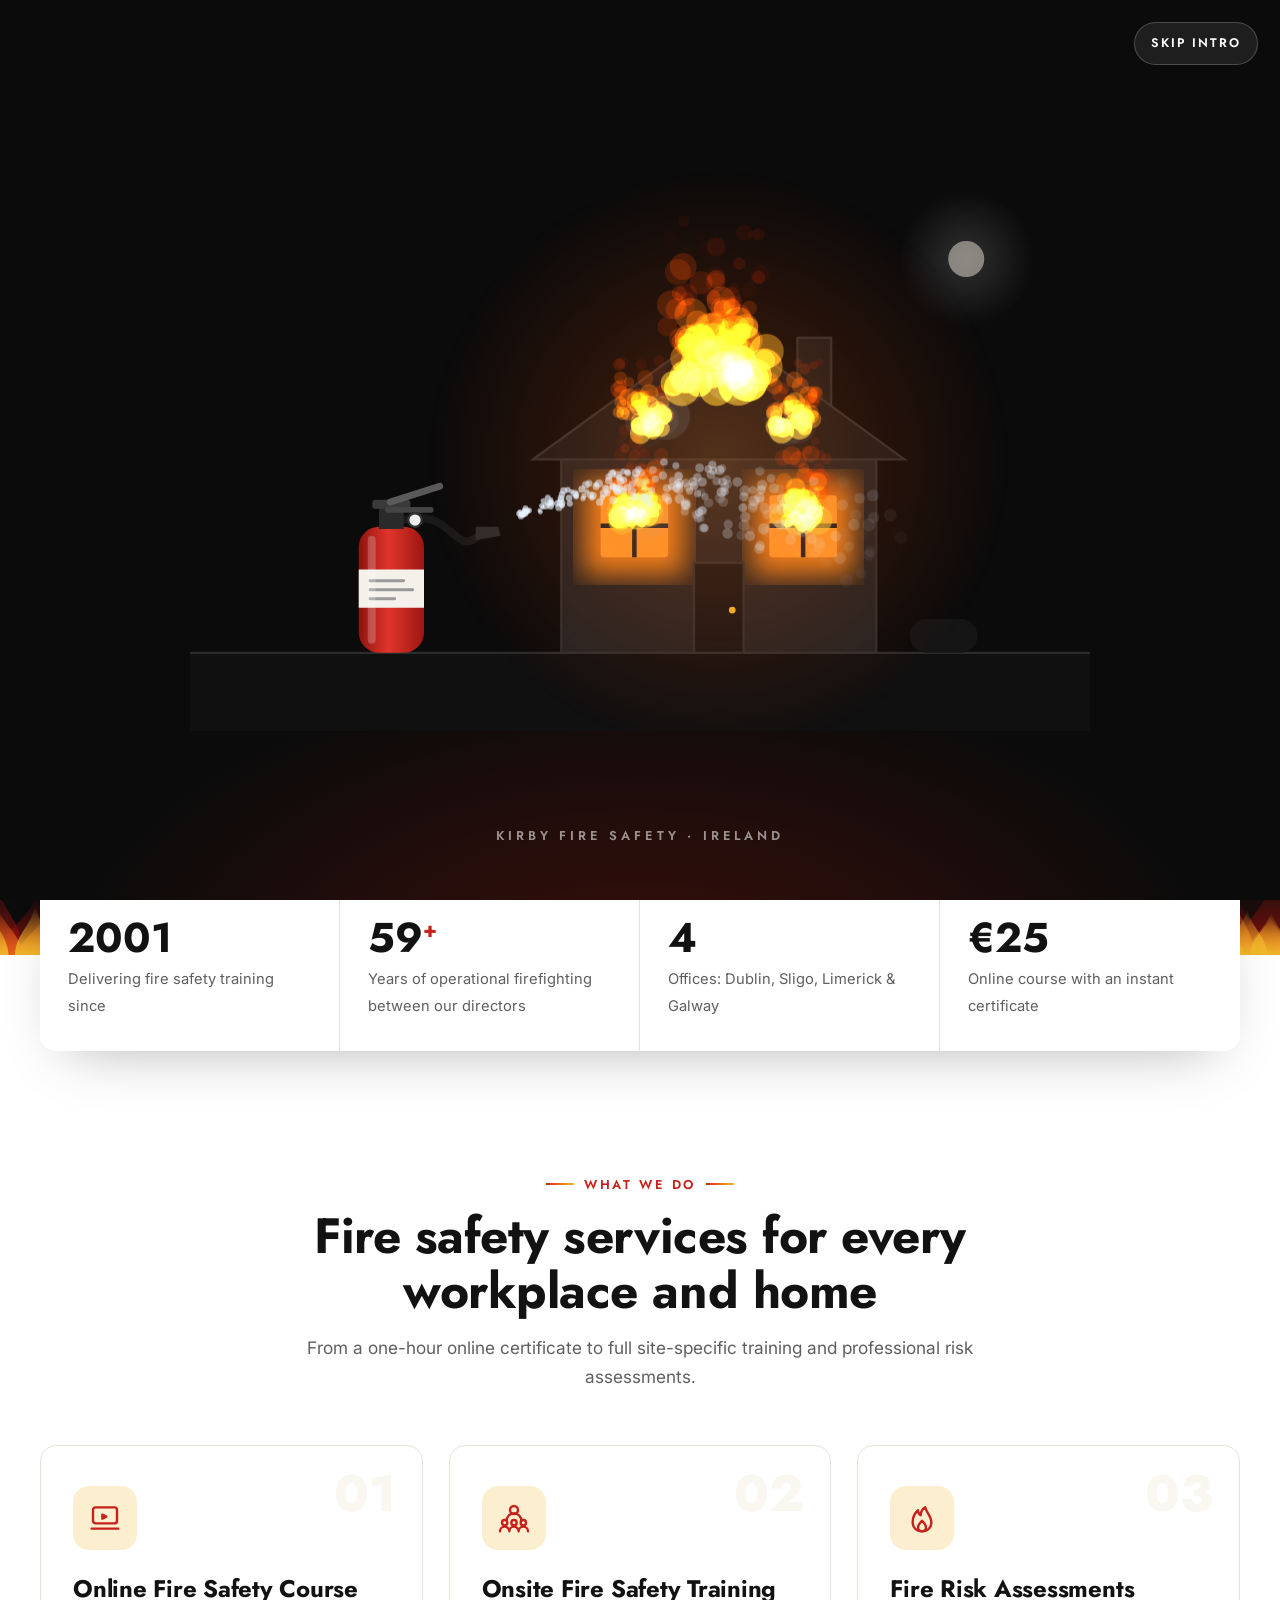
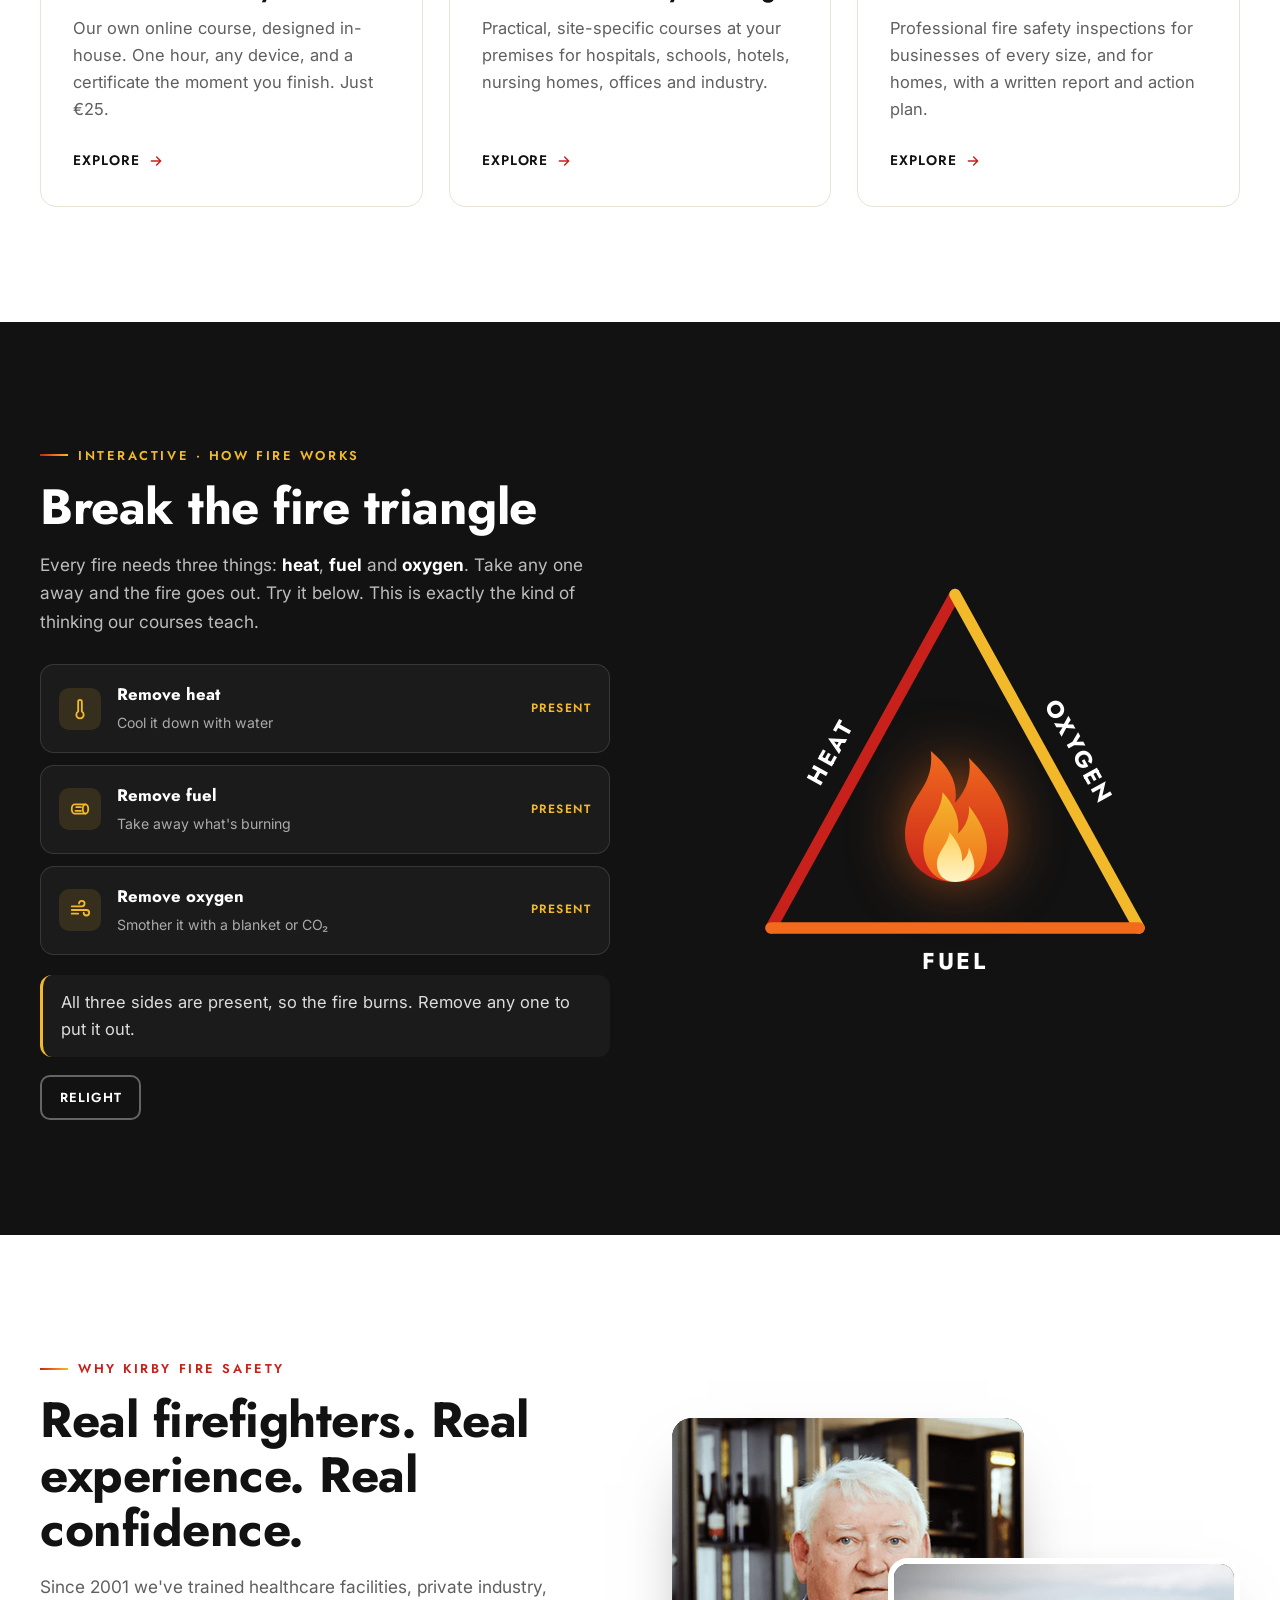
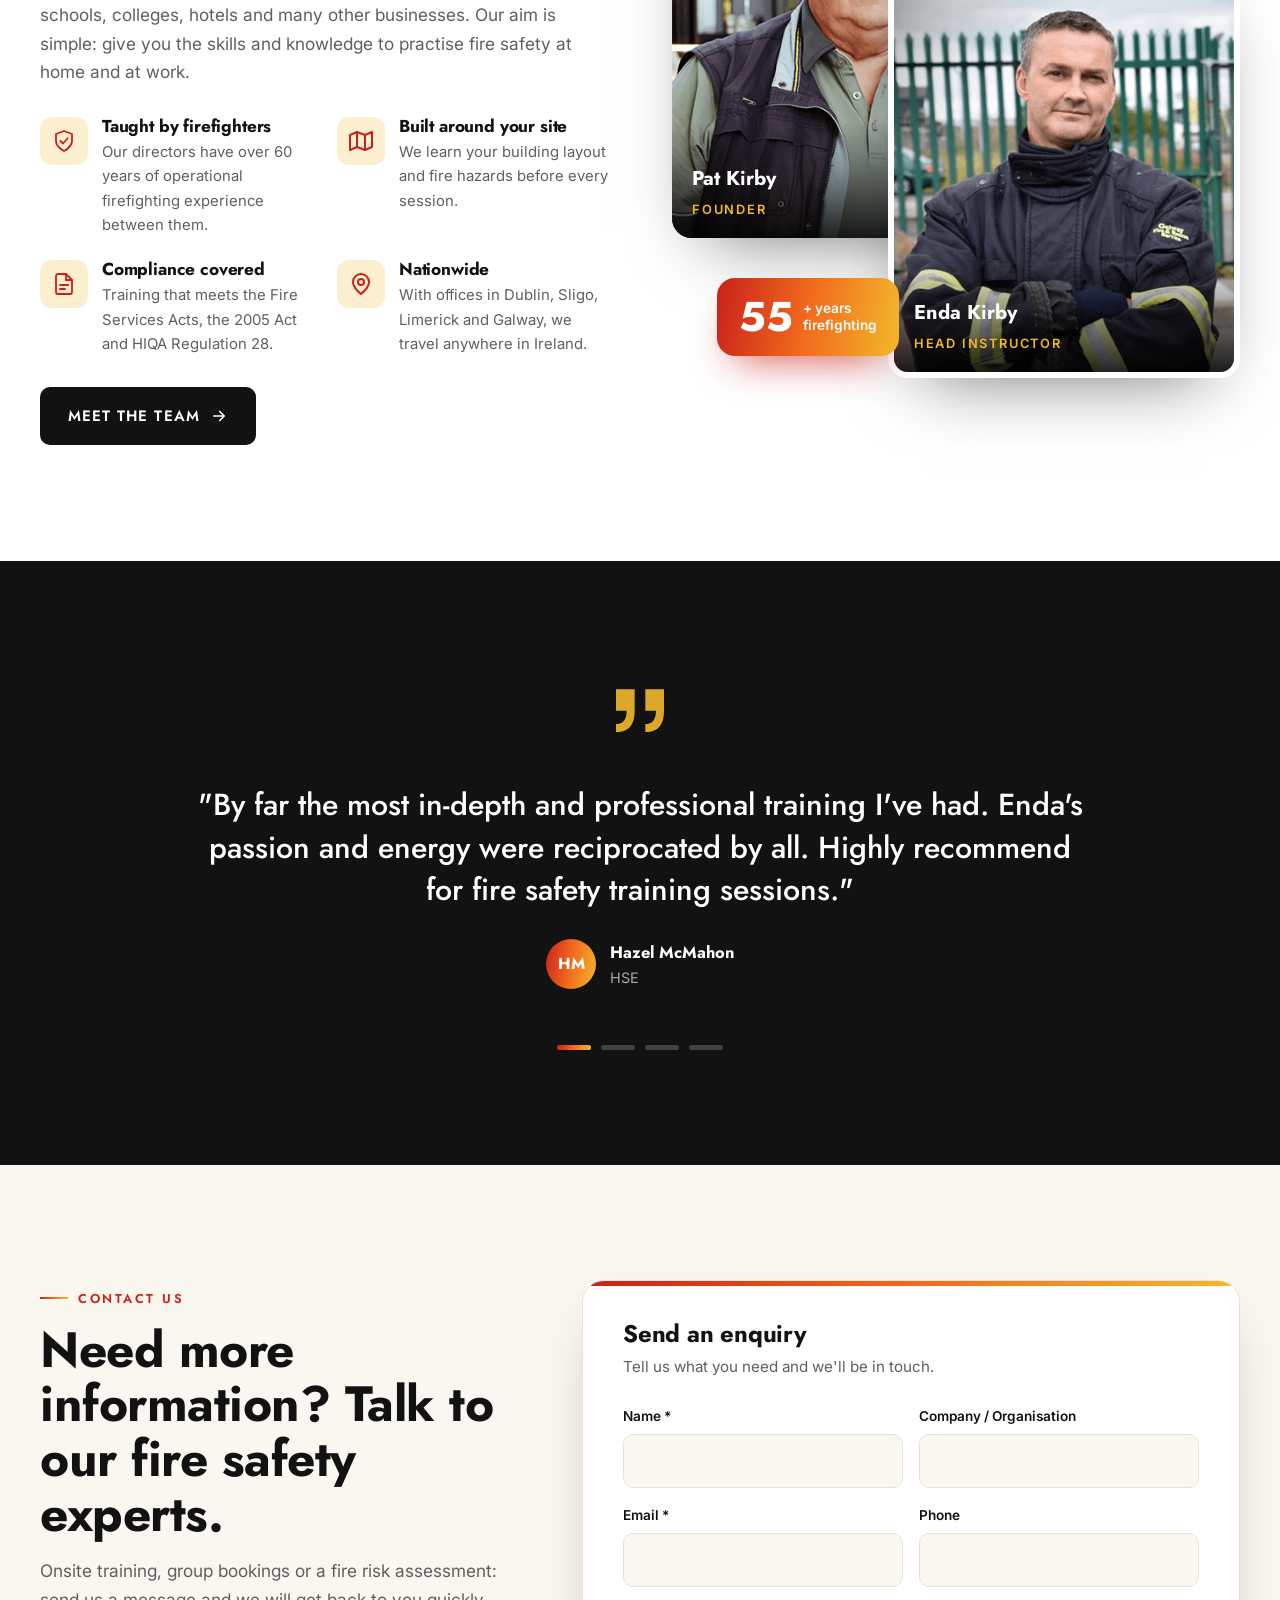
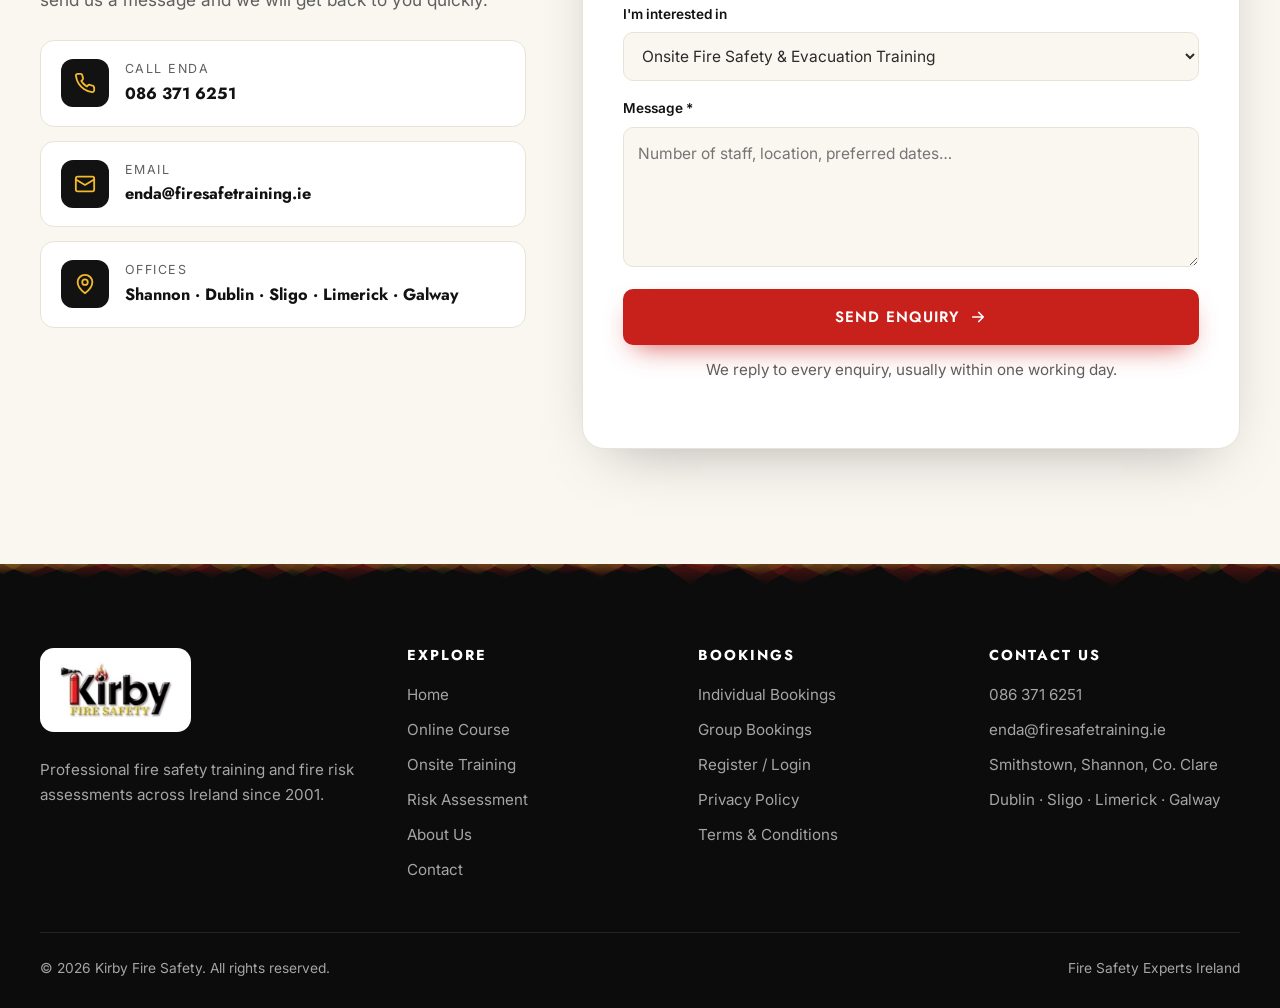
<file: index.html>
<!DOCTYPE html>
<html lang="en-IE" class="no-js">
<head>
<meta charset="UTF-8">
<meta name="viewport" content="width=device-width, initial-scale=1.0">
<title>Kirby Fire Safety | Fire Safety Training & Fire Risk Assessment Ireland</title>
<meta name="description" content="Kirby Fire Safety: Ireland's trusted fire safety experts since 2001. Online fire safety course (€25), onsite fire warden & evacuation training and fire risk assessments nationwide.">
<meta name="theme-color" content="#121212">
<meta property="og:title" content="Kirby Fire Safety | Fire Safety Training & Fire Risk Assessment Ireland">
<meta property="og:description" content="Kirby Fire Safety: Ireland's trusted fire safety experts since 2001. Online fire safety course (€25), onsite fire warden & evacuation training and fire risk assessments nationwide.">
<meta property="og:type" content="website">
<meta property="og:image" content="assets/course-poster.jpg">
<link rel="icon" href="assets/favicon.svg" type="image/svg+xml">
<link rel="preconnect" href="https://fonts.googleapis.com">
<link rel="preconnect" href="https://fonts.gstatic.com" crossorigin>
<link href="https://fonts.googleapis.com/css2?family=Jost:wght@500;600;700;800&family=Inter:wght@400;500;600&display=swap" rel="stylesheet">
<link rel="stylesheet" href="assets/css/style.css?v=60f94bf8">
<script>(function(){var d=document.documentElement;d.classList.remove('no-js');var s;try{s=sessionStorage.getItem('kfs-intro')}catch(e){}d.classList.add(!s&&!matchMedia('(prefers-reduced-motion: reduce)').matches?'has-intro':'no-intro');})();</script>
</head>
<body>
<svg width="0" height="0" style="position:absolute" aria-hidden="true"><defs>
<symbol id="i-phone" viewBox="0 0 24 24" fill="none" stroke="currentColor" stroke-width="2" stroke-linecap="round" stroke-linejoin="round"><path d="M22 16.9v3a2 2 0 0 1-2.2 2 19.8 19.8 0 0 1-8.6-3.1 19.5 19.5 0 0 1-6-6A19.8 19.8 0 0 1 2.1 4.2 2 2 0 0 1 4.1 2h3a2 2 0 0 1 2 1.7c.1.9.4 1.8.7 2.7a2 2 0 0 1-.5 2.1L8 9.8a16 16 0 0 0 6 6l1.3-1.3a2 2 0 0 1 2.1-.4c.9.3 1.8.6 2.7.7a2 2 0 0 1 1.7 2z"/></symbol>
<symbol id="i-mail" viewBox="0 0 24 24" fill="none" stroke="currentColor" stroke-width="2" stroke-linecap="round" stroke-linejoin="round"><rect x="2" y="4" width="20" height="16" rx="2"/><path d="m22 7-10 6L2 7"/></symbol>
<symbol id="i-pin" viewBox="0 0 24 24" fill="none" stroke="currentColor" stroke-width="2" stroke-linecap="round" stroke-linejoin="round"><path d="M20 10c0 6-8 12-8 12S4 16 4 10a8 8 0 0 1 16 0z"/><circle cx="12" cy="10" r="3"/></symbol>
<symbol id="i-check" viewBox="0 0 24 24" fill="none" stroke="currentColor" stroke-width="2.4" stroke-linecap="round" stroke-linejoin="round"><circle cx="12" cy="12" r="10" stroke-width="2"/><path d="m8 12.5 2.5 2.5L16 9.5"/></symbol>
<symbol id="i-tick" viewBox="0 0 24 24" fill="none" stroke="currentColor" stroke-width="3.2" stroke-linecap="round" stroke-linejoin="round"><path d="m5 12.5 4.5 4.5L19 7.5"/></symbol>
<symbol id="i-arrow" viewBox="0 0 24 24" fill="none" stroke="currentColor" stroke-width="2.2" stroke-linecap="round" stroke-linejoin="round"><path d="M5 12h14M13 6l6 6-6 6"/></symbol>
<symbol id="i-chev" viewBox="0 0 24 24" fill="none" stroke="currentColor" stroke-width="2.2" stroke-linecap="round" stroke-linejoin="round"><path d="m9 6 6 6-6 6"/></symbol>
<symbol id="i-up" viewBox="0 0 24 24" fill="none" stroke="currentColor" stroke-width="2.6" stroke-linecap="round" stroke-linejoin="round"><path d="M12 19V5M5 12l7-7 7 7"/></symbol>
<symbol id="i-play" viewBox="0 0 24 24" fill="currentColor"><path d="M7 4.5v15a1 1 0 0 0 1.5.9l12-7.5a1 1 0 0 0 0-1.8l-12-7.5A1 1 0 0 0 7 4.5z"/></symbol>
<symbol id="i-laptop" viewBox="0 0 24 24" fill="none" stroke="currentColor" stroke-width="1.8" stroke-linecap="round" stroke-linejoin="round"><rect x="3" y="4" width="18" height="12" rx="2"/><path d="M2 20h20M10 9.5v3l3-1.5z"/></symbol>
<symbol id="i-group" viewBox="0 0 24 24" fill="none" stroke="currentColor" stroke-width="1.8" stroke-linecap="round" stroke-linejoin="round"><circle cx="12" cy="6" r="3"/><path d="M6.5 14a5.5 5.5 0 0 1 11 0"/><circle cx="5" cy="15.5" r="2"/><circle cx="12" cy="15.5" r="2"/><circle cx="19" cy="15.5" r="2"/><path d="M1.5 22a3.5 3.5 0 0 1 7 0M8.5 22a3.5 3.5 0 0 1 7 0M15.5 22a3.5 3.5 0 0 1 7 0"/></symbol>
<symbol id="i-flame" viewBox="0 0 24 24" fill="none" stroke="currentColor" stroke-width="1.8" stroke-linecap="round" stroke-linejoin="round"><path d="M12 22c4.4 0 7-2.9 7-6.8 0-4.6-3.6-7-4.6-11.2-2 1.3-3.4 3.5-3.4 6-1.3-.8-2-2.3-2-3.8C7 8 5 10.8 5 15.2 5 19.1 7.6 22 12 22z"/><path d="M12 22c-1.7 0-3-1.2-3-3 0-2 1.5-3 3-5 1.5 2 3 3 3 5 0 1.8-1.3 3-3 3z"/></symbol>
<symbol id="i-exit" viewBox="0 0 24 24" fill="none" stroke="currentColor" stroke-width="1.8" stroke-linecap="round" stroke-linejoin="round"><path d="M14 3h6v18h-6"/><circle cx="8" cy="5" r="1.6"/><path d="m5 21 2.5-6 2.5 2v4M7.5 15l1-5 3 2.5 2 .5M8.5 10 6 11l-1 3"/></symbol>
<symbol id="i-shield" viewBox="0 0 24 24" fill="none" stroke="currentColor" stroke-width="1.8" stroke-linecap="round" stroke-linejoin="round"><path d="M12 22s8-4 8-10V5l-8-3-8 3v7c0 6 8 10 8 10z"/><path d="m8.5 12 2.5 2.5 4.5-5"/></symbol>
<symbol id="i-warden" viewBox="0 0 24 24" fill="none" stroke="currentColor" stroke-width="1.8" stroke-linecap="round" stroke-linejoin="round"><circle cx="12" cy="6" r="3.2"/><path d="M5 22v-4a7 7 0 0 1 14 0v4"/><path d="M9 13.5 12 22l3-8.5"/><path d="M7.5 4.5c1.5-2.5 7.5-2.5 9 0"/></symbol>
<symbol id="i-heart" viewBox="0 0 24 24" fill="none" stroke="currentColor" stroke-width="1.8" stroke-linecap="round" stroke-linejoin="round"><path d="M19.5 13.5 12 21l-7.5-7.5A5 5 0 0 1 12 6.5a5 5 0 0 1 7.5 7z"/><path d="M12 10v6M9 13h6"/></symbol>
<symbol id="i-alarm" viewBox="0 0 24 24" fill="none" stroke="currentColor" stroke-width="1.8" stroke-linecap="round" stroke-linejoin="round"><circle cx="12" cy="13" r="7"/><circle cx="12" cy="13" r="2.5"/><path d="M5 4 2.5 6.5M19 4l2.5 2.5"/></symbol>
<symbol id="i-ext" viewBox="0 0 24 24" fill="none" stroke="currentColor" stroke-width="1.8" stroke-linecap="round" stroke-linejoin="round"><rect x="7" y="8" width="8" height="14" rx="3"/><path d="M9 8V5h4v3M13 5h3l3-2M11 5V3"/></symbol>
<symbol id="i-door" viewBox="0 0 24 24" fill="none" stroke="currentColor" stroke-width="1.8" stroke-linecap="round" stroke-linejoin="round"><path d="M4 22h16M6 22V3h12v19"/><circle cx="14.5" cy="12.5" r="1"/></symbol>
<symbol id="i-sign" viewBox="0 0 24 24" fill="none" stroke="currentColor" stroke-width="1.8" stroke-linecap="round" stroke-linejoin="round"><rect x="2" y="6" width="20" height="12" rx="2"/><path d="m14 9 3 3-3 3M17 12H7"/></symbol>
<symbol id="i-bolt" viewBox="0 0 24 24" fill="none" stroke="currentColor" stroke-width="1.8" stroke-linecap="round" stroke-linejoin="round"><path d="M13 2 4 14h7l-1 8 9-12h-7z"/></symbol>
<symbol id="i-doc" viewBox="0 0 24 24" fill="none" stroke="currentColor" stroke-width="1.8" stroke-linecap="round" stroke-linejoin="round"><path d="M14 2H6a2 2 0 0 0-2 2v16a2 2 0 0 0 2 2h12a2 2 0 0 0 2-2V8z"/><path d="M14 2v6h6M8 13h8M8 17h5"/></symbol>
<symbol id="i-clock" viewBox="0 0 24 24" fill="none" stroke="currentColor" stroke-width="2" stroke-linecap="round" stroke-linejoin="round"><circle cx="12" cy="12" r="10"/><path d="M12 6v6l4 2"/></symbol>
<symbol id="i-device" viewBox="0 0 24 24" fill="none" stroke="currentColor" stroke-width="2" stroke-linecap="round" stroke-linejoin="round"><rect x="5" y="2" width="14" height="20" rx="2"/><path d="M11 18h2"/></symbol>
<symbol id="i-award" viewBox="0 0 24 24" fill="none" stroke="currentColor" stroke-width="2" stroke-linecap="round" stroke-linejoin="round"><circle cx="12" cy="9" r="6"/><path d="m8.2 13.8-1.7 8.2 5.5-3 5.5 3-1.7-8.2"/></symbol>
<symbol id="i-pause" viewBox="0 0 24 24" fill="none" stroke="currentColor" stroke-width="2" stroke-linecap="round" stroke-linejoin="round"><circle cx="12" cy="12" r="10"/><path d="M10 9v6M14 9v6"/></symbol>
<symbol id="i-quote" viewBox="0 0 24 24" fill="currentColor"><path d="M3 21c3 0 7-1 7-8V5H3v8h4c0 4-2 5-4 5zm11 0c3 0 7-1 7-8V5h-7v8h4c0 4-2 5-4 5z"/></symbol>
<symbol id="i-building" viewBox="0 0 24 24" fill="none" stroke="currentColor" stroke-width="2" stroke-linecap="round" stroke-linejoin="round"><path d="M3 22h18M6 22V4h12v18M10 8h4M10 12h4M10 16h4"/></symbol>
<symbol id="i-home" viewBox="0 0 24 24" fill="none" stroke="currentColor" stroke-width="2" stroke-linecap="round" stroke-linejoin="round"><path d="m3 10 9-7 9 7v11a1 1 0 0 1-1 1h-5v-7H9v7H4a1 1 0 0 1-1-1z"/></symbol>
<symbol id="i-therm" viewBox="0 0 24 24" fill="none" stroke="currentColor" stroke-width="2" stroke-linecap="round" stroke-linejoin="round"><path d="M14 14.8V4a2 2 0 0 0-4 0v10.8a4 4 0 1 0 4 0z"/></symbol>
<symbol id="i-log" viewBox="0 0 24 24" fill="none" stroke="currentColor" stroke-width="2" stroke-linecap="round" stroke-linejoin="round"><ellipse cx="18" cy="12" rx="3" ry="5"/><path d="M18 7H6a3 5 0 0 0 0 10h12"/><path d="M8 10h5M7 14h6"/></symbol>
<symbol id="i-wind" viewBox="0 0 24 24" fill="none" stroke="currentColor" stroke-width="2" stroke-linecap="round" stroke-linejoin="round"><path d="M3 8h11a3 3 0 1 0-3-3M3 12h16a3 3 0 1 1-3 3M3 16h7"/></symbol>
<symbol id="i-map" viewBox="0 0 24 24" fill="none" stroke="currentColor" stroke-width="2" stroke-linecap="round" stroke-linejoin="round"><path d="m1 6 7-3 8 3 7-3v15l-7 3-8-3-7 3z"/><path d="M8 3v15M16 6v15"/></symbol>
<symbol id="i-target" viewBox="0 0 24 24" fill="none" stroke="currentColor" stroke-width="2" stroke-linecap="round" stroke-linejoin="round"><circle cx="12" cy="12" r="10"/><circle cx="12" cy="12" r="6"/><circle cx="12" cy="12" r="2"/></symbol>
<symbol id="i-alert" viewBox="0 0 24 24" fill="none" stroke="currentColor" stroke-width="2" stroke-linecap="round" stroke-linejoin="round"><path d="M10.3 3.9 1.8 18a2 2 0 0 0 1.7 3h17a2 2 0 0 0 1.7-3L13.7 3.9a2 2 0 0 0-3.4 0z"/><path d="M12 9v4M12 17h.01"/></symbol>
<symbol id="i-user" viewBox="0 0 24 24" fill="none" stroke="currentColor" stroke-width="2" stroke-linecap="round" stroke-linejoin="round"><circle cx="12" cy="8" r="4"/><path d="M4 21a8 8 0 0 1 16 0"/></symbol>
</defs></svg>
<div id="intro" aria-hidden="true">
  <div class="stage">
    <svg class="scene" viewBox="0 0 800 500">
      <defs>
        <linearGradient id="extRed" x1="0" x2="1"><stop offset="0" stop-color="#8E130F"/><stop offset=".45" stop-color="#E0352B"/><stop offset="1" stop-color="#9E1611"/></linearGradient>
        <filter id="blur12"><feGaussianBlur stdDeviation="12"/></filter>
        <radialGradient id="moon"><stop offset="0" stop-color="#fff" stop-opacity=".15"/><stop offset="1" stop-color="#fff" stop-opacity="0"/></radialGradient>
      </defs>
      <circle cx="690" cy="80" r="60" fill="url(#moon)"/>
      <circle cx="690" cy="80" r="16" fill="#e9e4d8" opacity=".5"/>
      <rect x="0" y="430" width="800" height="70" fill="#101010"/>
      <line x1="0" y1="430" x2="800" y2="430" stroke="#2c2c2c" stroke-width="2"/>
      <g class="house">
        <rect x="540" y="150" width="30" height="80" fill="#1b1b1b" stroke="#2f2f2f" stroke-width="2"/>
        <rect class="house-body" x="330" y="255" width="280" height="175"/>
        <polygon class="roof" points="305,258 470,138 635,258"/>
        <rect class="winglow" x="350" y="276" width="90" height="85" fill="#ff8a1f" filter="url(#blur12)"/>
        <rect class="winglow" x="500" y="276" width="90" height="85" fill="#ff8a1f" filter="url(#blur12)"/>
        <rect class="win" x="365" y="290" width="60" height="55" rx="3"/>
        <rect class="win" x="515" y="290" width="60" height="55" rx="3"/>
        <path d="M395 290v55M365 317h60M545 290v55M515 317h60" stroke="#202020" stroke-width="4"/>
        <rect x="448" y="350" width="44" height="80" fill="#151515" stroke="#2f2f2f" stroke-width="2"/>
        <circle cx="482" cy="392" r="3" fill="#F2B92B"/>
        <rect x="640" y="400" width="60" height="30" rx="15" fill="#151515"/>
      </g>
      <g class="ext"><g class="ext-body">
        <path d="M190,312 C232,300 236,346 256,326" stroke="#1a1a1a" stroke-width="7" fill="none" stroke-linecap="round"/>
        <polygon points="254,318 274,318 276,326 254,330" fill="#2c2c2c"/>
        <rect x="150" y="318" width="58" height="112" rx="18" fill="url(#extRed)"/>
        <rect x="150" y="356" width="58" height="34" fill="#f4f1ea"/>
        <path d="M160 366h30M160 374h38M160 382h22" stroke="#9a9a9a" stroke-width="2.5" stroke-linecap="round"/>
        <rect x="158" y="326" width="7" height="96" rx="3.5" fill="#fff" opacity=".22"/>
        <rect x="168" y="300" width="22" height="20" fill="#2a2a2a"/>
        <rect x="162" y="294" width="34" height="8" rx="3" fill="#3a3a3a"/>
        <path d="M178,296 L222,282" stroke="#5a5a5a" stroke-width="6" stroke-linecap="round"/>
        <path d="M176,303 L214,303" stroke="#444" stroke-width="5" stroke-linecap="round"/>
        <circle cx="200" cy="312" r="6" fill="#eee" stroke="#333" stroke-width="2"/>
      </g></g>
    </svg>
    <canvas id="introCanvas"></canvas>
  </div>
  <div class="intro-brand">
    <div class="logo-card"><img src="assets/logo-tight.jpg" alt=""></div>
    <div class="bar"></div>
    <p>Fire out. <em>Everyone safe.</em></p>
  </div>
  <div class="intro-caption">Kirby Fire Safety · Ireland</div>
  <button class="intro-skip" type="button">Skip intro</button>
</div>
<div class="page">
<div class="topbar"><div class="wrap">
  <span class="tagline">Ireland's fire safety experts since 2001</span>
  <div class="links">
    <a href="tel:+353863716251"><svg aria-hidden="true"><use href="#i-phone"/></svg>086 371 6251</a>
    <a href="mailto:enda@firesafetraining.ie" class="hide-sm"><svg aria-hidden="true"><use href="#i-mail"/></svg>enda@firesafetraining.ie</a>
  </div>
</div></div>
<header class="site" id="header">
  <nav class="wrap nav" aria-label="Main">
    <a href="index.html" class="brand" aria-label="Kirby Fire Safety home"><img src="assets/logo-tight.jpg" alt="Kirby Fire Safety" width="600" height="292"></a>
    <button class="burger" id="burger" aria-label="Menu" aria-expanded="false" aria-controls="menu"><span></span></button>
    <ul class="menu" id="menu"><li><a href="index.html" class="active" aria-current="page">Home</a></li><li><a href="online-course.html">Online Course</a></li><li><a href="onsite-training.html">Onsite Training</a></li><li><a href="fire-risk-assessment.html">Risk Assessment</a></li><li><a href="about.html">About Us</a></li><li><a href="contact.html">Contact</a></li><li><a href="online-course.html#register" class="btn btn-red">Book Online · €25</a></li></ul>
  </nav>
  <div class="fuse" aria-hidden="true"><span></span></div>
</header>
<main>
<section class="hero">
  <div class="grid-bg"></div>
  <canvas class="embers-canvas" data-density="80"></canvas>
  <div class="glow" style="width:520px;height:520px;right:8%;top:10%;background:rgba(242,107,29,.28)"></div>
  <div class="wrap hero-grid">
    <div>
      <span class="eyebrow fade-up" style="--fd:.05s">Fire Safety Training · Ireland</span>
      <h1><span class="line"><span>Fire safety</span></span><span class="line"><span>training that</span></span><span class="line"><span class="fire-text">saves lives.</span></span></h1>
      <p class="lead fade-up" style="--fd:.5s">Practical training from operational firefighters that gives your people the skills and confidence to prevent fire, raise the alarm and get everyone out safely.</p>
      <div class="hero-ctas fade-up" style="--fd:.65s">
        <a href="online-course.html" class="btn btn-gold">Start Online Course <svg aria-hidden="true"><use href="#i-arrow"/></svg></a>
        <a href="onsite-training.html" class="btn btn-ghost">Onsite Training</a>
      </div>
      <div class="hero-badges fade-up" style="--fd:.8s">
        <div><svg aria-hidden="true"><use href="#i-award"/></svg>Certificate on completion</div>
        <div><svg aria-hidden="true"><use href="#i-map"/></svg>Nationwide service</div>
        <div><svg aria-hidden="true"><use href="#i-shield"/></svg>Since 2001</div>
      </div>
    </div>
    <div class="hero-visual fade-up" style="--fd:.4s">
      <div class="ring">
        <svg class="big-flame" viewBox="0 0 200 260" aria-hidden="true"><defs><linearGradient id="bf1" x1="0" y1="1" x2="0" y2="0"><stop offset="0" stop-color="#C8211B"/><stop offset="1" stop-color="#F26B1D"/></linearGradient>
<linearGradient id="bf2" x1="0" y1="1" x2="0" y2="0"><stop offset="0" stop-color="#F26B1D"/><stop offset="1" stop-color="#F2B92B"/></linearGradient>
<linearGradient id="bf3" x1="0" y1="1" x2="0" y2="0"><stop offset="0" stop-color="#FFF4C8"/><stop offset="1" stop-color="#FFD15C"/></linearGradient></defs><path class="f1" fill="url(#bf1)" d="M100,250 C40,250 20,200 30,160 C40,120 70,110 65,60 C95,85 105,110 100,135 C115,120 125,95 120,70 C160,110 185,150 175,195 C168,230 140,250 100,250Z"/>
<path class="f2" fill="url(#bf2)" d="M100,250 C65,250 50,220 55,190 C60,165 80,150 82,120 C100,140 108,160 104,180 C115,170 122,155 120,140 C140,165 150,190 145,212 C140,236 122,250 100,250Z"/>
<path class="f3" fill="url(#bf3)" d="M100,250 C82,250 72,236 74,220 C76,205 90,195 92,178 C104,192 112,206 110,220 C118,214 120,206 120,200 C128,215 130,228 126,236 C121,246 112,250 100,250Z"/></svg>
      </div>
      <div class="float-card a"><svg aria-hidden="true"><use href="#i-laptop"/></svg><div><b>€25</b><small>Online course<br>1 hour</small></div></div>
      <div class="float-card b"><svg aria-hidden="true"><use href="#i-shield"/></svg><div><b>60+</b><small>Years of<br>firefighting</small></div></div>
      <div class="float-card c"><svg aria-hidden="true"><use href="#i-award"/></svg><div><b>Instant</b><small>Certificate<br>download</small></div></div>
    </div>
  </div>
  <div class="scroll-cue" aria-hidden="true"></div>
  <div class="flames" aria-hidden="true"><svg viewBox="0 0 1200 110" preserveAspectRatio="none"><defs><linearGradient id="fg30" x1="0" y1="1" x2="0" y2="0"><stop offset="0" stop-color="#8E130F" stop-opacity="0.95"/><stop offset="1" stop-color="#8E130F" stop-opacity="0"/></linearGradient><linearGradient id="fg31" x1="0" y1="1" x2="0" y2="0"><stop offset="0" stop-color="#F26B1D" stop-opacity="0.95"/><stop offset="1" stop-color="#F26B1D" stop-opacity="0"/></linearGradient><linearGradient id="fg32" x1="0" y1="1" x2="0" y2="0"><stop offset="0" stop-color="#F2B92B" stop-opacity="1"/><stop offset="1" stop-color="#F2B92B" stop-opacity="0"/></linearGradient></defs><g fill="url(#fg30)"><path class="t" style="--d:1.44s;--dl:-1.25s" d="M-37,110 C-37,73 -13,61 -7,28 C-1,61 22,73 22,110Z"/><path class="t" style="--d:1.13s;--dl:-0.47s" d="M-1,110 C-1,83 27,74 34,49 C41,74 69,83 69,110Z"/><path class="t" style="--d:1.33s;--dl:-1.28s" d="M71,110 C71,75 99,63 106,31 C113,63 141,75 141,110Z"/><path class="t" style="--d:1.37s;--dl:-1.48s" d="M93,110 C93,72 122,59 129,25 C136,59 164,72 164,110Z"/><path class="t" style="--d:1.43s;--dl:-0.60s" d="M155,110 C155,82 183,72 189,47 C196,72 223,82 223,110Z"/><path class="t" style="--d:1.55s;--dl:-1.76s" d="M187,110 C187,67 212,53 218,15 C224,53 249,67 249,110Z"/><path class="t" style="--d:1.62s;--dl:-0.89s" d="M253,110 C253,66 277,52 283,13 C289,52 313,66 313,110Z"/><path class="t" style="--d:1.02s;--dl:-0.43s" d="M309,110 C309,67 330,53 335,15 C340,53 362,67 362,110Z"/><path class="t" style="--d:1.17s;--dl:-1.01s" d="M350,110 C350,75 376,64 382,33 C389,64 415,75 415,110Z"/><path class="t" style="--d:1.43s;--dl:-1.81s" d="M380,110 C380,77 406,66 412,36 C419,66 444,77 444,110Z"/><path class="t" style="--d:1.79s;--dl:-1.34s" d="M431,110 C431,66 460,52 467,13 C474,52 502,66 502,110Z"/><path class="t" style="--d:1.71s;--dl:-1.14s" d="M462,110 C462,68 491,53 498,16 C506,53 535,68 535,110Z"/><path class="t" style="--d:1.42s;--dl:-0.57s" d="M525,110 C525,79 553,69 560,42 C567,69 595,79 595,110Z"/><path class="t" style="--d:0.98s;--dl:-1.60s" d="M551,110 C551,68 581,54 588,16 C595,54 625,68 625,110Z"/><path class="t" style="--d:1.59s;--dl:-1.75s" d="M615,110 C615,80 638,70 644,44 C649,70 672,80 672,110Z"/><path class="t" style="--d:1.55s;--dl:-0.66s" d="M654,110 C654,72 675,59 680,25 C685,59 706,72 706,110Z"/><path class="t" style="--d:1.80s;--dl:-0.62s" d="M718,110 C718,65 743,50 749,11 C755,50 780,65 780,110Z"/><path class="t" style="--d:1.08s;--dl:-0.82s" d="M747,110 C747,72 768,60 773,26 C778,60 799,72 799,110Z"/><path class="t" style="--d:1.68s;--dl:-0.63s" d="M808,110 C808,80 829,70 834,44 C839,70 860,80 860,110Z"/><path class="t" style="--d:1.31s;--dl:-1.04s" d="M860,110 C860,67 884,52 890,14 C896,52 919,67 919,110Z"/><path class="t" style="--d:1.46s;--dl:-1.88s" d="M895,110 C895,72 921,60 927,26 C933,60 959,72 959,110Z"/><path class="t" style="--d:1.11s;--dl:-0.60s" d="M936,110 C936,75 963,64 969,33 C976,64 1003,75 1003,110Z"/><path class="t" style="--d:0.91s;--dl:-0.83s" d="M997,110 C997,74 1022,61 1029,29 C1035,61 1060,74 1060,110Z"/><path class="t" style="--d:1.47s;--dl:-0.12s" d="M1031,110 C1031,83 1057,74 1064,49 C1070,74 1096,83 1096,110Z"/><path class="t" style="--d:1.22s;--dl:-1.41s" d="M1078,110 C1078,75 1105,63 1111,31 C1118,63 1144,75 1144,110Z"/><path class="t" style="--d:1.51s;--dl:-1.93s" d="M1134,110 C1134,83 1155,73 1160,49 C1166,73 1187,83 1187,110Z"/><path class="t" style="--d:1.19s;--dl:-0.73s" d="M1161,110 C1161,75 1187,63 1193,32 C1200,63 1225,75 1225,110Z"/></g><g fill="url(#fg31)"><path class="t" style="--d:1.17s;--dl:-0.75s" d="M-29,110 C-29,86 -9,78 -4,56 C1,78 21,86 21,110Z"/><path class="t" style="--d:1.56s;--dl:-0.62s" d="M17,110 C17,92 36,85 41,69 C46,85 65,92 65,110Z"/><path class="t" style="--d:1.07s;--dl:-0.87s" d="M43,110 C43,78 60,68 65,39 C69,68 86,78 86,110Z"/><path class="t" style="--d:1.20s;--dl:-1.67s" d="M88,110 C88,90 106,84 110,66 C115,84 132,90 132,110Z"/><path class="t" style="--d:1.20s;--dl:-1.30s" d="M119,110 C119,77 136,66 140,37 C144,66 161,77 161,110Z"/><path class="t" style="--d:1.01s;--dl:-1.06s" d="M163,110 C163,84 180,76 185,53 C189,76 206,84 206,110Z"/><path class="t" style="--d:1.07s;--dl:-0.56s" d="M178,110 C178,78 200,68 205,39 C211,68 232,78 232,110Z"/><path class="t" style="--d:1.21s;--dl:-0.26s" d="M227,110 C227,81 248,71 254,46 C259,71 280,81 280,110Z"/><path class="t" style="--d:1.21s;--dl:-0.83s" d="M256,110 C256,78 274,68 278,40 C282,68 300,78 300,110Z"/><path class="t" style="--d:1.04s;--dl:-0.01s" d="M288,110 C288,85 310,77 316,54 C321,77 343,85 343,110Z"/><path class="t" style="--d:1.29s;--dl:-1.90s" d="M334,110 C334,77 357,66 362,37 C368,66 390,77 390,110Z"/><path class="t" style="--d:1.65s;--dl:-1.33s" d="M371,110 C371,88 392,81 397,62 C402,81 423,88 423,110Z"/><path class="t" style="--d:1.10s;--dl:-0.14s" d="M402,110 C402,87 419,79 424,59 C428,79 446,87 446,110Z"/><path class="t" style="--d:0.94s;--dl:-1.81s" d="M434,110 C434,87 455,79 461,59 C466,79 487,87 487,110Z"/><path class="t" style="--d:1.71s;--dl:-1.15s" d="M471,110 C471,76 493,65 498,35 C504,65 526,76 526,110Z"/><path class="t" style="--d:1.17s;--dl:-1.33s" d="M498,110 C498,79 515,69 519,42 C523,69 540,79 540,110Z"/><path class="t" style="--d:1.45s;--dl:-0.68s" d="M538,110 C538,85 560,77 565,54 C571,77 593,85 593,110Z"/><path class="t" style="--d:1.60s;--dl:-0.70s" d="M571,110 C571,77 590,66 595,37 C599,66 618,77 618,110Z"/><path class="t" style="--d:1.05s;--dl:-1.58s" d="M602,110 C602,83 624,74 629,50 C634,74 656,83 656,110Z"/><path class="t" style="--d:0.91s;--dl:-1.26s" d="M653,110 C653,78 674,68 680,39 C685,68 706,78 706,110Z"/><path class="t" style="--d:1.14s;--dl:-1.05s" d="M692,110 C692,91 709,85 714,68 C718,85 735,91 735,110Z"/><path class="t" style="--d:0.90s;--dl:-0.11s" d="M713,110 C713,84 734,75 740,52 C745,75 766,84 766,110Z"/><path class="t" style="--d:1.78s;--dl:-1.71s" d="M749,110 C749,90 765,83 769,65 C773,83 789,90 789,110Z"/><path class="t" style="--d:1.18s;--dl:-0.70s" d="M781,110 C781,83 799,75 803,51 C807,75 825,83 825,110Z"/><path class="t" style="--d:1.07s;--dl:-0.66s" d="M828,110 C828,82 846,73 850,48 C855,73 873,82 873,110Z"/><path class="t" style="--d:1.24s;--dl:-0.16s" d="M849,110 C849,83 869,73 874,49 C880,73 900,83 900,110Z"/><path class="t" style="--d:1.60s;--dl:-0.76s" d="M886,110 C886,86 906,77 911,56 C916,77 936,86 936,110Z"/><path class="t" style="--d:1.24s;--dl:-0.99s" d="M936,110 C936,81 955,72 959,46 C964,72 983,81 983,110Z"/><path class="t" style="--d:1.31s;--dl:-0.49s" d="M967,110 C967,85 987,76 993,54 C998,76 1018,85 1018,110Z"/><path class="t" style="--d:1.28s;--dl:-0.85s" d="M1004,110 C1004,80 1020,70 1024,44 C1028,70 1044,80 1044,110Z"/><path class="t" style="--d:1.71s;--dl:-1.58s" d="M1044,110 C1044,76 1062,65 1067,34 C1071,65 1090,76 1090,110Z"/><path class="t" style="--d:1.63s;--dl:-1.32s" d="M1069,110 C1069,84 1085,75 1089,52 C1093,75 1110,84 1110,110Z"/><path class="t" style="--d:1.56s;--dl:-1.13s" d="M1112,110 C1112,78 1133,68 1138,40 C1143,68 1163,78 1163,110Z"/><path class="t" style="--d:1.03s;--dl:-1.55s" d="M1137,110 C1137,82 1152,73 1156,48 C1160,73 1176,82 1176,110Z"/><path class="t" style="--d:1.69s;--dl:-0.36s" d="M1170,110 C1170,90 1186,84 1190,67 C1194,84 1211,90 1211,110Z"/></g><g fill="url(#fg32)"><path class="t" style="--d:1.66s;--dl:-1.35s" d="M-24,110 C-24,89 -11,82 -8,63 C-5,82 8,89 8,110Z"/><path class="t" style="--d:1.62s;--dl:-0.07s" d="M14,110 C14,87 29,80 33,59 C37,80 52,87 52,110Z"/><path class="t" style="--d:1.00s;--dl:-1.50s" d="M39,110 C39,93 55,88 59,73 C63,88 79,93 79,110Z"/><path class="t" style="--d:1.41s;--dl:-1.66s" d="M72,110 C72,99 85,96 89,86 C92,96 106,99 106,110Z"/><path class="t" style="--d:1.45s;--dl:-1.51s" d="M88,110 C88,98 102,94 105,83 C108,94 122,98 122,110Z"/><path class="t" style="--d:1.22s;--dl:-0.84s" d="M117,110 C117,95 131,90 135,77 C138,90 152,95 152,110Z"/><path class="t" style="--d:1.27s;--dl:-1.49s" d="M135,110 C135,93 152,88 157,73 C161,88 178,93 178,110Z"/><path class="t" style="--d:1.51s;--dl:-1.03s" d="M165,110 C165,91 181,84 185,67 C189,84 206,91 206,110Z"/><path class="t" style="--d:1.03s;--dl:-0.19s" d="M197,110 C197,91 214,85 218,69 C222,85 239,91 239,110Z"/><path class="t" style="--d:1.30s;--dl:-1.44s" d="M231,110 C231,88 246,80 250,61 C253,80 268,88 268,110Z"/><path class="t" style="--d:1.43s;--dl:-0.63s" d="M251,110 C251,96 264,92 268,80 C271,92 284,96 284,110Z"/><path class="t" style="--d:1.17s;--dl:-1.41s" d="M274,110 C274,91 291,84 296,67 C300,84 317,91 317,110Z"/><path class="t" style="--d:1.14s;--dl:-0.44s" d="M307,110 C307,89 322,81 326,62 C330,81 345,89 345,110Z"/><path class="t" style="--d:1.06s;--dl:-0.72s" d="M329,110 C329,94 343,88 347,74 C350,88 364,94 364,110Z"/><path class="t" style="--d:1.79s;--dl:-0.96s" d="M363,110 C363,90 376,83 379,65 C382,83 395,90 395,110Z"/><path class="t" style="--d:1.64s;--dl:-1.11s" d="M390,110 C390,94 407,88 411,74 C415,88 431,94 431,110Z"/><path class="t" style="--d:1.26s;--dl:-1.47s" d="M415,110 C415,90 432,84 436,66 C440,84 457,90 457,110Z"/><path class="t" style="--d:1.11s;--dl:-1.44s" d="M455,110 C455,94 468,88 471,74 C474,88 488,94 488,110Z"/><path class="t" style="--d:1.12s;--dl:-0.38s" d="M473,110 C473,87 490,80 494,59 C498,80 515,87 515,110Z"/><path class="t" style="--d:1.67s;--dl:-1.80s" d="M494,110 C494,98 510,93 514,82 C518,93 534,98 534,110Z"/><path class="t" style="--d:1.28s;--dl:-1.46s" d="M524,110 C524,88 538,81 541,62 C545,81 559,88 559,110Z"/><path class="t" style="--d:1.16s;--dl:-0.71s" d="M545,110 C545,99 562,95 566,85 C570,95 587,99 587,110Z"/><path class="t" style="--d:1.20s;--dl:-0.87s" d="M586,110 C586,91 598,85 601,68 C604,85 616,91 616,110Z"/><path class="t" style="--d:1.76s;--dl:-0.78s" d="M608,110 C608,97 623,93 627,82 C631,93 646,97 646,110Z"/><path class="t" style="--d:1.50s;--dl:-0.23s" d="M638,110 C638,98 652,95 655,84 C659,95 672,98 672,110Z"/><path class="t" style="--d:1.75s;--dl:-0.75s" d="M672,110 C672,88 685,80 688,61 C691,80 704,88 704,110Z"/><path class="t" style="--d:1.51s;--dl:-1.31s" d="M697,110 C697,90 710,83 714,65 C717,83 731,90 731,110Z"/><path class="t" style="--d:1.77s;--dl:-1.35s" d="M721,110 C721,97 737,92 741,80 C745,92 762,97 762,110Z"/><path class="t" style="--d:1.22s;--dl:-1.44s" d="M746,110 C746,99 761,95 764,85 C768,95 783,99 783,110Z"/><path class="t" style="--d:1.48s;--dl:-1.26s" d="M778,110 C778,92 791,87 794,71 C797,87 810,92 810,110Z"/><path class="t" style="--d:1.01s;--dl:-1.86s" d="M793,110 C793,88 809,81 813,61 C817,81 832,88 832,110Z"/><path class="t" style="--d:1.44s;--dl:-1.11s" d="M820,110 C820,96 836,91 840,78 C844,91 859,96 859,110Z"/><path class="t" style="--d:1.06s;--dl:-0.14s" d="M858,110 C858,94 872,89 875,74 C879,89 892,94 892,110Z"/><path class="t" style="--d:1.57s;--dl:-0.72s" d="M885,110 C885,90 900,83 904,65 C907,83 922,90 922,110Z"/><path class="t" style="--d:0.94s;--dl:-1.01s" d="M902,110 C902,95 919,90 923,76 C928,90 944,95 944,110Z"/><path class="t" style="--d:1.20s;--dl:-0.81s" d="M933,110 C933,90 947,83 950,65 C954,83 968,90 968,110Z"/><path class="t" style="--d:1.66s;--dl:-0.22s" d="M965,110 C965,90 979,83 982,65 C986,83 1000,90 1000,110Z"/><path class="t" style="--d:1.60s;--dl:-1.45s" d="M990,110 C990,99 1002,95 1005,85 C1008,95 1021,99 1021,110Z"/><path class="t" style="--d:1.57s;--dl:-1.63s" d="M1013,110 C1013,98 1028,93 1031,82 C1035,93 1049,98 1049,110Z"/><path class="t" style="--d:1.26s;--dl:-0.39s" d="M1052,110 C1052,92 1065,86 1068,70 C1071,86 1084,92 1084,110Z"/><path class="t" style="--d:1.13s;--dl:-1.56s" d="M1075,110 C1075,92 1088,87 1091,71 C1095,87 1108,92 1108,110Z"/><path class="t" style="--d:1.75s;--dl:-0.77s" d="M1089,110 C1089,89 1106,82 1110,64 C1115,82 1132,89 1132,110Z"/><path class="t" style="--d:1.78s;--dl:-1.37s" d="M1127,110 C1127,92 1142,86 1146,71 C1150,86 1166,92 1166,110Z"/><path class="t" style="--d:1.44s;--dl:-1.45s" d="M1151,110 C1151,88 1166,81 1169,62 C1173,81 1188,88 1188,110Z"/><path class="t" style="--d:1.34s;--dl:-1.05s" d="M1172,110 C1172,90 1188,83 1192,65 C1196,83 1211,90 1211,110Z"/></g></svg></div>
</section>

<div class="stats">
  <div class="wrap">
    <div class="stats-grid">
      <div class="stat"><b data-count="2001" data-from="1975">2001</b><span>Delivering fire safety training since</span></div>
      <div class="stat"><b><span data-count="60">60</span><sup>+</sup></b><span>Years of operational firefighting between our directors</span></div>
      <div class="stat"><b data-count="4">4</b><span>Offices: Dublin, Sligo, Limerick &amp; Galway</span></div>
      <div class="stat"><b>€<span data-count="25">25</span></b><span>Online course with an instant certificate</span></div>
    </div>
  </div>
</div>

<section class="section" id="services">
  <div class="wrap">
    <div class="section-head center reveal">
      <span class="eyebrow">What We Do</span>
      <h2>Fire safety services for every workplace and home</h2>
      <p>From a one-hour online certificate to full site-specific training and professional risk assessments.</p>
    </div>
    <div class="services-grid" data-stagger>
      <a href="online-course.html" class="service glow-card">
        <span class="num">01</span>
        <div class="icon"><svg aria-hidden="true"><use href="#i-laptop"/></svg></div>
        <h3>Online Fire Safety Course</h3><p>Our own online course, designed in-house. One hour, any device, and a certificate the moment you finish. Just €25.</p>
        <span class="link">Explore <svg aria-hidden="true"><use href="#i-arrow"/></svg></span>
      </a>
      <a href="onsite-training.html" class="service glow-card">
        <span class="num">02</span>
        <div class="icon"><svg aria-hidden="true"><use href="#i-group"/></svg></div>
        <h3>Onsite Fire Safety Training</h3><p>Practical, site-specific courses at your premises for hospitals, schools, hotels, nursing homes, offices and industry.</p>
        <span class="link">Explore <svg aria-hidden="true"><use href="#i-arrow"/></svg></span>
      </a>
      <a href="fire-risk-assessment.html" class="service glow-card">
        <span class="num">03</span>
        <div class="icon"><svg aria-hidden="true"><use href="#i-flame"/></svg></div>
        <h3>Fire Risk Assessments</h3><p>Professional fire safety inspections for businesses of every size, and for homes, with a written report and action plan.</p>
        <span class="link">Explore <svg aria-hidden="true"><use href="#i-arrow"/></svg></span>
      </a></div>
  </div>
</section>

<section class="section dark" id="fire-triangle">
  <canvas class="embers-canvas" data-density="30"></canvas>
  <div class="wrap triangle-wrap" style="position:relative;z-index:1">
    <div class="reveal left">
      <span class="eyebrow">Interactive · How Fire Works</span>
      <h2 class="h2">Break the fire triangle</h2>
      <p class="lede">Every fire needs three things: <strong style="color:#fff">heat</strong>, <strong style="color:#fff">fuel</strong> and <strong style="color:#fff">oxygen</strong>. Take any one away and the fire goes out. Try it below. This is exactly the kind of thinking our courses teach.</p>
      <div class="tri-controls">
        <button class="tri-btn" data-side="heat" aria-pressed="false"><span class="sw"><svg aria-hidden="true"><use href="#i-therm"/></svg></span><span><b>Remove heat</b><small>Cool it down with water</small></span><span class="state">Present</span></button>
        <button class="tri-btn" data-side="fuel" aria-pressed="false"><span class="sw"><svg aria-hidden="true"><use href="#i-log"/></svg></span><span><b>Remove fuel</b><small>Take away what's burning</small></span><span class="state">Present</span></button>
        <button class="tri-btn" data-side="oxygen" aria-pressed="false"><span class="sw"><svg aria-hidden="true"><use href="#i-wind"/></svg></span><span><b>Remove oxygen</b><small>Smother it with a blanket or CO₂</small></span><span class="state">Present</span></button>
      </div>
      <p class="tri-msg" id="triMsg" aria-live="polite"></p>
      <button class="btn btn-ghost btn-sm" id="triReset" style="margin-top:18px">Relight</button>
    </div>
    <div class="tri reveal zoom" id="tri">
      <svg class="tri-svg" viewBox="0 0 400 380" aria-label="Fire triangle diagram">
        <defs><linearGradient id="bf1" x1="0" y1="1" x2="0" y2="0"><stop offset="0" stop-color="#C8211B"/><stop offset="1" stop-color="#F26B1D"/></linearGradient>
<linearGradient id="bf2" x1="0" y1="1" x2="0" y2="0"><stop offset="0" stop-color="#F26B1D"/><stop offset="1" stop-color="#F2B92B"/></linearGradient>
<linearGradient id="bf3" x1="0" y1="1" x2="0" y2="0"><stop offset="0" stop-color="#FFF4C8"/><stop offset="1" stop-color="#FFD15C"/></linearGradient></defs>
        <line class="side" data-part="heat" x1="200" y1="30" x2="40" y2="320" stroke="#C8211B"/>
        <line class="side" data-part="oxygen" x1="200" y1="30" x2="360" y2="320" stroke="#F2B92B"/>
        <line class="side" data-part="fuel" x1="40" y1="320" x2="360" y2="320" stroke="#F26B1D"/>
        <text class="lbl" data-part="heat" x="98" y="170" text-anchor="middle" transform="rotate(-61 98 170)">HEAT</text>
        <text class="lbl" data-part="oxygen" x="302" y="170" text-anchor="middle" transform="rotate(61 302 170)">OXYGEN</text>
        <text class="lbl" data-part="fuel" x="200" y="356" text-anchor="middle">FUEL</text>
        <circle class="smoke" cx="200" cy="250" r="16" fill="#777"/>
        <circle class="smoke" cx="186" cy="262" r="12" fill="#666"/>
        <circle class="smoke" cx="214" cy="258" r="13" fill="#888"/>
        <g transform="translate(140 130) scale(.6)"><g class="flame-g big-flame"><path class="f1" fill="url(#bf1)" d="M100,250 C40,250 20,200 30,160 C40,120 70,110 65,60 C95,85 105,110 100,135 C115,120 125,95 120,70 C160,110 185,150 175,195 C168,230 140,250 100,250Z"/>
<path class="f2" fill="url(#bf2)" d="M100,250 C65,250 50,220 55,190 C60,165 80,150 82,120 C100,140 108,160 104,180 C115,170 122,155 120,140 C140,165 150,190 145,212 C140,236 122,250 100,250Z"/>
<path class="f3" fill="url(#bf3)" d="M100,250 C82,250 72,236 74,220 C76,205 90,195 92,178 C104,192 112,206 110,220 C118,214 120,206 120,200 C128,215 130,228 126,236 C121,246 112,250 100,250Z"/></g></g>
      </svg>
    </div>
  </div>
</section>

<section class="section" id="why">
  <div class="wrap split">
    <div class="reveal left">
      <span class="eyebrow">Why Kirby Fire Safety</span>
      <h2 class="h2">Real firefighters. Real experience. Real confidence.</h2>
      <p class="lede">Since 2001 we've trained healthcare facilities, private industry, schools, colleges, hotels and many other businesses. Our aim is simple: give you the skills and knowledge to practise fire safety at home and at work.</p>
      <div class="why-grid"><div class="why-item"><div class="icon"><svg aria-hidden="true"><use href="#i-shield"/></svg></div><div><h4>Taught by firefighters</h4><p>Our directors have over 60 years of operational firefighting experience between them.</p></div></div><div class="why-item"><div class="icon"><svg aria-hidden="true"><use href="#i-map"/></svg></div><div><h4>Built around your site</h4><p>We learn your building layout and fire hazards before every session.</p></div></div><div class="why-item"><div class="icon"><svg aria-hidden="true"><use href="#i-doc"/></svg></div><div><h4>Compliance covered</h4><p>Training that meets the Fire Services Acts, the 2005 Act and HIQA Regulation 28.</p></div></div><div class="why-item"><div class="icon"><svg aria-hidden="true"><use href="#i-pin"/></svg></div><div><h4>Nationwide</h4><p>With offices in Dublin, Sligo, Limerick and Galway, we travel anywhere in Ireland.</p></div></div></div>
      <a href="about.html" class="btn btn-dark" style="margin-top:30px">Meet the team <svg aria-hidden="true"><use href="#i-arrow"/></svg></a>
    </div>
    <div class="duo reveal right">
      <figure class="duo-a"><img src="assets/pat-kirby.png" alt="Pat Kirby, Founder" loading="lazy" width="400" height="560"><figcaption><b>Pat Kirby</b><span>Founder</span></figcaption></figure>
      <figure class="duo-b"><img src="assets/enda-kirby.png" alt="Enda Kirby, Head Instructor" loading="lazy" width="400" height="560"><figcaption><b>Enda Kirby</b><span>Head Instructor</span></figcaption></figure>
      <div class="duo-badge"><b data-count="60">60</b><span>+ years<br>firefighting</span></div>
    </div>
  </div>
</section>

<section class="section dark" id="testimonials">
  <canvas class="embers-canvas" data-density="25"></canvas>
  <div class="wrap" style="position:relative;z-index:1">
    <div class="slider reveal">
      <svg class="qmark" aria-hidden="true"><use href="#i-quote"/></svg>
      <div class="slides">
      <div class="slide on">
        <blockquote>"By far the most in-depth and professional training I've had. Enda's passion and energy were reciprocated by all. Highly recommend for fire safety training sessions."</blockquote>
        <div class="who"><span class="avatar">HM</span><div><b>Hazel McMahon</b><span>HSE</span></div></div>
      </div>
      <div class="slide">
        <blockquote>"Enda has offered a wealth of knowledge and support given his background in the fire services. We have maintained full compliance with fire regulations and I honestly could not recommend Kirby Fire Safety enough."</blockquote>
        <div class="who"><span class="avatar">TC</span><div><b>Tom Cummins</b><span>Cherry Grove Nursing Home</span></div></div>
      </div>
      <div class="slide">
        <blockquote>"The sessions are extremely engaging and delivered in a way that keeps everyone interested. Our staff come away feeling confident and well-prepared."</blockquote>
        <div class="who"><span class="avatar">EN</span><div><b>Emma Jane Nortje</b><span>Hot Box Sauna</span></div></div>
      </div>
      <div class="slide">
        <blockquote>"A brilliant asset to our organisation. Enda's professionalism, flexibility, and value for money set him apart. Highly recommended."</blockquote>
        <div class="who"><span class="avatar">CM</span><div><b>Cian MacLochlainn</b><span>Horizons Cork</span></div></div>
      </div></div>
      <div class="dots"><button aria-label="Show testimonial 1"></button><button aria-label="Show testimonial 2"></button><button aria-label="Show testimonial 3"></button><button aria-label="Show testimonial 4"></button></div>
    </div>
  </div>
</section>

<section class="section paper contact-strip" id="contact-form">
  <div class="wrap contact-grid">
    <div class="reveal left">
      <span class="eyebrow">Contact Us</span>
      <h2 class="h2">Need more information? Talk to our fire safety experts.</h2>
      <p class="lede">Onsite training, group bookings or a fire risk assessment: send us a message and we will get back to you quickly.</p>
      <div class="cinfo" style="margin-top:26px">
        <a href="tel:+353863716251"><span class="ic"><svg aria-hidden="true"><use href="#i-phone"/></svg></span><span><small>Call Enda</small><b>086 371 6251</b></span></a>
        <a href="mailto:enda@firesafetraining.ie"><span class="ic"><svg aria-hidden="true"><use href="#i-mail"/></svg></span><span><small>Email</small><b>enda@firesafetraining.ie</b></span></a>
        <div class="ci"><span class="ic"><svg aria-hidden="true"><use href="#i-pin"/></svg></span><span><small>Offices</small><b>Shannon · Dublin · Sligo · Limerick · Galway</b></span></div>
      </div>
    </div>
    
    <form class="card enquiry-form reveal right" id="enquiry" novalidate>
      <h3>Send an enquiry</h3>
      <p>Tell us what you need and we'll be in touch.</p>
      <div class="fields">
        <div class="field"><label for="f-name">Name *</label><input id="f-name" name="name" required autocomplete="name"></div>
        <div class="field"><label for="f-company">Company / Organisation</label><input id="f-company" name="company" autocomplete="organization"></div>
        <div class="field"><label for="f-email">Email *</label><input id="f-email" name="email" type="email" required autocomplete="email"></div>
        <div class="field"><label for="f-phone">Phone</label><input id="f-phone" name="phone" type="tel" autocomplete="tel"></div>
        <div class="field full"><label for="f-service">I'm interested in</label><select id="f-service" name="service"><option>Onsite Fire Safety &amp; Evacuation Training</option><option>Advanced Onsite Training (Residential / Care Home)</option><option>Fire Warden / Marshal Training</option><option>Online Course: Group Registration</option><option>Fire Risk Assessment / Inspection</option><option>Something else</option></select></div>
        <div class="field full"><label for="f-msg">Message *</label><textarea id="f-msg" name="message" required placeholder="Number of staff, location, preferred dates…"></textarea></div>
        <input type="text" name="_honey" class="hp" tabindex="-1" autocomplete="off" aria-hidden="true">
      </div>
      <button type="submit" class="btn btn-red">Send Enquiry <svg aria-hidden="true"><use href="#i-arrow"/></svg></button>
      <p class="form-note" role="status" aria-live="polite">We reply to every enquiry, usually within one working day.</p>
      <div class="form-success" hidden>
        <div class="ok-icon"><svg aria-hidden="true"><use href="#i-tick"/></svg></div>
        <h3>Thank you!</h3>
        <p>Your enquiry has been sent to our team. We'll be in touch shortly.</p>
      </div>
    </form>
  </div>
</section></main>
<footer>
  <div class="flames" aria-hidden="true"><svg viewBox="0 0 1200 110" preserveAspectRatio="none"><defs><linearGradient id="fg990" x1="0" y1="1" x2="0" y2="0"><stop offset="0" stop-color="#C8211B" stop-opacity="0.7"/><stop offset="1" stop-color="#C8211B" stop-opacity="0"/></linearGradient><linearGradient id="fg991" x1="0" y1="1" x2="0" y2="0"><stop offset="0" stop-color="#F2B92B" stop-opacity="0.6"/><stop offset="1" stop-color="#F2B92B" stop-opacity="0"/></linearGradient></defs><g fill="url(#fg990)"><path class="t" style="--d:1.12s;--dl:-1.52s" d="M-26,110 C-26,98 -7,94 -2,84 C2,94 21,98 21,110Z"/><path class="t" style="--d:1.38s;--dl:-1.88s" d="M5,110 C5,96 28,91 34,79 C40,91 63,96 63,110Z"/><path class="t" style="--d:1.10s;--dl:-1.80s" d="M52,110 C52,95 74,90 80,77 C85,90 108,95 108,110Z"/><path class="t" style="--d:1.04s;--dl:-1.32s" d="M88,110 C88,96 111,91 117,78 C123,91 146,96 146,110Z"/><path class="t" style="--d:1.38s;--dl:-1.55s" d="M137,110 C137,96 162,92 168,80 C175,92 200,96 200,110Z"/><path class="t" style="--d:0.91s;--dl:-0.41s" d="M175,110 C175,96 194,91 199,78 C204,91 224,96 224,110Z"/><path class="t" style="--d:1.71s;--dl:-1.21s" d="M225,110 C225,94 246,88 252,74 C257,88 278,94 278,110Z"/><path class="t" style="--d:1.73s;--dl:-0.32s" d="M267,110 C267,96 287,92 291,79 C296,92 316,96 316,110Z"/><path class="t" style="--d:1.75s;--dl:-1.32s" d="M295,110 C295,93 321,87 327,72 C333,87 359,93 359,110Z"/><path class="t" style="--d:1.64s;--dl:-0.16s" d="M322,110 C322,101 344,98 349,89 C354,98 376,101 376,110Z"/><path class="t" style="--d:0.91s;--dl:-0.66s" d="M373,110 C373,100 393,96 398,87 C403,96 423,100 423,110Z"/><path class="t" style="--d:0.95s;--dl:-0.42s" d="M411,110 C411,98 435,94 441,84 C447,94 470,98 470,110Z"/><path class="t" style="--d:1.22s;--dl:-1.39s" d="M445,110 C445,96 468,91 474,78 C480,91 504,96 504,110Z"/><path class="t" style="--d:1.44s;--dl:-1.49s" d="M499,110 C499,99 524,96 530,86 C536,96 561,99 561,110Z"/><path class="t" style="--d:1.03s;--dl:-0.35s" d="M540,110 C540,95 558,91 563,78 C567,91 586,95 586,110Z"/><path class="t" style="--d:1.40s;--dl:-1.54s" d="M568,110 C568,99 587,95 592,86 C597,95 616,99 616,110Z"/><path class="t" style="--d:1.64s;--dl:-0.37s" d="M624,110 C624,90 643,83 647,65 C652,83 670,90 670,110Z"/><path class="t" style="--d:0.94s;--dl:-0.43s" d="M642,110 C642,97 664,93 670,81 C675,93 698,97 698,110Z"/><path class="t" style="--d:1.27s;--dl:-0.74s" d="M692,110 C692,90 712,83 718,65 C723,83 744,90 744,110Z"/><path class="t" style="--d:1.55s;--dl:-0.80s" d="M719,110 C719,89 744,82 750,64 C756,82 781,89 781,110Z"/><path class="t" style="--d:1.49s;--dl:-0.62s" d="M770,110 C770,97 793,92 799,81 C804,92 827,97 827,110Z"/><path class="t" style="--d:1.63s;--dl:-1.35s" d="M825,110 C825,91 844,85 849,68 C854,85 873,91 873,110Z"/><path class="t" style="--d:0.97s;--dl:-0.88s" d="M844,110 C844,97 868,93 874,81 C880,93 904,97 904,110Z"/><path class="t" style="--d:1.72s;--dl:-1.75s" d="M904,110 C904,98 926,93 931,82 C937,93 958,98 958,110Z"/><path class="t" style="--d:1.13s;--dl:-1.76s" d="M936,110 C936,94 961,88 967,74 C973,88 998,94 998,110Z"/><path class="t" style="--d:1.15s;--dl:-1.36s" d="M970,110 C970,92 992,86 998,70 C1003,86 1026,92 1026,110Z"/><path class="t" style="--d:1.30s;--dl:-0.76s" d="M1014,110 C1014,88 1037,80 1043,60 C1048,80 1071,88 1071,110Z"/><path class="t" style="--d:1.52s;--dl:-1.93s" d="M1061,110 C1061,96 1084,92 1089,80 C1095,92 1118,96 1118,110Z"/><path class="t" style="--d:1.48s;--dl:-1.31s" d="M1089,110 C1089,92 1108,86 1113,70 C1117,86 1136,92 1136,110Z"/><path class="t" style="--d:1.67s;--dl:-0.69s" d="M1142,110 C1142,89 1161,82 1166,64 C1171,82 1190,89 1190,110Z"/><path class="t" style="--d:0.90s;--dl:-0.62s" d="M1170,110 C1170,99 1192,96 1198,87 C1203,96 1225,99 1225,110Z"/></g><g fill="url(#fg991)"><path class="t" style="--d:1.61s;--dl:-0.89s" d="M-15,110 C-15,99 -0,95 3,85 C7,95 21,99 21,110Z"/><path class="t" style="--d:1.32s;--dl:-1.06s" d="M3,110 C3,99 20,95 25,85 C29,95 47,99 47,110Z"/><path class="t" style="--d:1.59s;--dl:-0.40s" d="M40,110 C40,100 58,96 62,87 C67,96 84,100 84,110Z"/><path class="t" style="--d:1.42s;--dl:-1.92s" d="M63,110 C63,105 78,103 81,98 C85,103 100,105 100,110Z"/><path class="t" style="--d:1.75s;--dl:-1.18s" d="M98,110 C98,102 114,100 119,93 C123,100 139,102 139,110Z"/><path class="t" style="--d:1.61s;--dl:-0.80s" d="M122,110 C122,99 142,95 146,85 C151,95 170,99 170,110Z"/><path class="t" style="--d:1.02s;--dl:-0.89s" d="M157,110 C157,101 171,98 174,91 C178,98 192,101 192,110Z"/><path class="t" style="--d:1.76s;--dl:-0.36s" d="M197,110 C197,99 212,96 216,86 C220,96 236,99 236,110Z"/><path class="t" style="--d:1.70s;--dl:-0.77s" d="M215,110 C215,103 231,101 236,95 C240,101 256,103 256,110Z"/><path class="t" style="--d:1.70s;--dl:-1.78s" d="M256,110 C256,97 272,93 276,81 C280,93 296,97 296,110Z"/><path class="t" style="--d:1.12s;--dl:-0.92s" d="M283,110 C283,104 296,102 300,97 C303,102 317,104 317,110Z"/><path class="t" style="--d:1.20s;--dl:-1.47s" d="M301,110 C301,103 317,100 321,93 C325,100 341,103 341,110Z"/><path class="t" style="--d:1.42s;--dl:-0.83s" d="M340,110 C340,101 357,98 361,89 C366,98 383,101 383,110Z"/><path class="t" style="--d:0.93s;--dl:-0.68s" d="M367,110 C367,100 381,97 384,88 C387,97 401,100 401,110Z"/><path class="t" style="--d:1.30s;--dl:-1.39s" d="M397,110 C397,99 412,95 415,85 C419,95 433,99 433,110Z"/><path class="t" style="--d:1.05s;--dl:-0.55s" d="M431,110 C431,98 445,94 449,84 C452,94 466,98 466,110Z"/><path class="t" style="--d:1.40s;--dl:-1.40s" d="M460,110 C460,100 474,97 478,89 C481,97 496,100 496,110Z"/><path class="t" style="--d:1.51s;--dl:-1.45s" d="M496,110 C496,98 509,94 513,84 C516,94 530,98 530,110Z"/><path class="t" style="--d:1.58s;--dl:-1.29s" d="M529,110 C529,104 542,102 546,97 C549,102 563,104 563,110Z"/><path class="t" style="--d:1.45s;--dl:-1.52s" d="M542,110 C542,98 560,94 564,83 C568,94 586,98 586,110Z"/><path class="t" style="--d:1.21s;--dl:-1.25s" d="M585,110 C585,102 599,100 602,93 C605,100 619,102 619,110Z"/><path class="t" style="--d:1.35s;--dl:-1.93s" d="M607,110 C607,104 621,102 624,96 C628,102 642,104 642,110Z"/><path class="t" style="--d:1.51s;--dl:-0.19s" d="M645,110 C645,105 660,104 664,100 C668,104 683,105 683,110Z"/><path class="t" style="--d:1.61s;--dl:-1.75s" d="M675,110 C675,103 691,101 695,95 C699,101 715,103 715,110Z"/><path class="t" style="--d:1.65s;--dl:-1.55s" d="M689,110 C689,98 708,94 712,84 C717,94 736,98 736,110Z"/><path class="t" style="--d:1.26s;--dl:-0.60s" d="M731,110 C731,103 744,100 748,94 C751,100 765,103 765,110Z"/><path class="t" style="--d:1.63s;--dl:-0.59s" d="M751,110 C751,97 769,93 774,81 C778,93 797,97 797,110Z"/><path class="t" style="--d:1.22s;--dl:-1.21s" d="M786,110 C786,102 800,99 803,91 C807,99 820,102 820,110Z"/><path class="t" style="--d:1.65s;--dl:-0.07s" d="M818,110 C818,102 833,100 837,93 C841,100 856,102 856,110Z"/><path class="t" style="--d:1.52s;--dl:-0.04s" d="M855,110 C855,100 872,97 876,88 C880,97 896,100 896,110Z"/><path class="t" style="--d:1.36s;--dl:-1.80s" d="M887,110 C887,103 903,101 907,94 C910,101 926,103 926,110Z"/><path class="t" style="--d:1.09s;--dl:-1.30s" d="M901,110 C901,101 920,98 925,90 C930,98 949,101 949,110Z"/><path class="t" style="--d:1.41s;--dl:-0.06s" d="M934,110 C934,100 950,97 954,89 C958,97 974,100 974,110Z"/><path class="t" style="--d:1.17s;--dl:-1.98s" d="M967,110 C967,97 981,93 985,82 C988,93 1002,97 1002,110Z"/><path class="t" style="--d:0.90s;--dl:-1.29s" d="M996,110 C996,100 1012,97 1016,88 C1020,97 1035,100 1035,110Z"/><path class="t" style="--d:0.97s;--dl:-1.18s" d="M1026,110 C1026,97 1045,93 1050,81 C1055,93 1074,97 1074,110Z"/><path class="t" style="--d:0.98s;--dl:-1.00s" d="M1054,110 C1054,104 1072,102 1077,97 C1082,102 1101,104 1101,110Z"/><path class="t" style="--d:1.67s;--dl:-0.87s" d="M1087,110 C1087,100 1102,97 1105,89 C1109,97 1123,100 1123,110Z"/><path class="t" style="--d:1.56s;--dl:-0.50s" d="M1117,110 C1117,98 1131,94 1135,84 C1138,94 1152,98 1152,110Z"/><path class="t" style="--d:1.51s;--dl:-1.01s" d="M1155,110 C1155,103 1172,101 1176,95 C1180,101 1198,103 1198,110Z"/><path class="t" style="--d:1.37s;--dl:-1.37s" d="M1188,110 C1188,101 1203,97 1207,89 C1210,97 1225,101 1225,110Z"/></g></svg></div>
  <div class="wrap">
    <div class="fgrid">
      <div>
        <div class="flogo"><img src="assets/logo-tight.jpg" alt="Kirby Fire Safety" loading="lazy" width="600" height="292"></div>
        <p>Professional fire safety training and fire risk assessments across Ireland since 2001.</p>
      </div>
      <div><h4>Explore</h4><ul><li><a href="index.html">Home</a></li><li><a href="online-course.html">Online Course</a></li><li><a href="onsite-training.html">Onsite Training</a></li><li><a href="fire-risk-assessment.html">Risk Assessment</a></li><li><a href="about.html">About Us</a></li><li><a href="contact.html">Contact</a></li></ul></div>
      <div><h4>Bookings</h4><ul>
        <li><a href="online-course.html#register">Individual Bookings</a></li>
        <li><a href="online-course.html#register">Group Bookings</a></li>
        <li><a href="https://firesafetraining.ie" target="_blank" rel="noopener">Register / Login</a></li>
        <li><a href="https://firesafetraining.ie" target="_blank" rel="noopener">Privacy Policy</a></li>
        <li><a href="https://firesafetraining.ie" target="_blank" rel="noopener">Terms &amp; Conditions</a></li>
      </ul></div>
      <div><h4>Contact Us</h4><ul>
        <li><a href="tel:+353863716251">086 371 6251</a></li>
        <li><a href="mailto:enda@firesafetraining.ie">enda@firesafetraining.ie</a></li>
        <li>Smithstown, Shannon, Co. Clare</li>
        <li>Dublin · Sligo · Limerick · Galway</li>
      </ul></div>
    </div>
    <div class="fbottom"><span>© <span class="year">2026</span> Kirby Fire Safety. All rights reserved.</span><span>Fire Safety Experts Ireland</span></div>
  </div>
</footer>
</div>
<a href="tel:+353863716251" class="call-fab" aria-label="Call Kirby Fire Safety"><svg aria-hidden="true"><use href="#i-phone"/></svg></a>
<button class="to-top" id="toTop" aria-label="Back to top"><svg aria-hidden="true"><use href="#i-up"/></svg></button>
<script src="assets/js/main.js?v=c16ca118"></script>
</body>
</html>
</file>
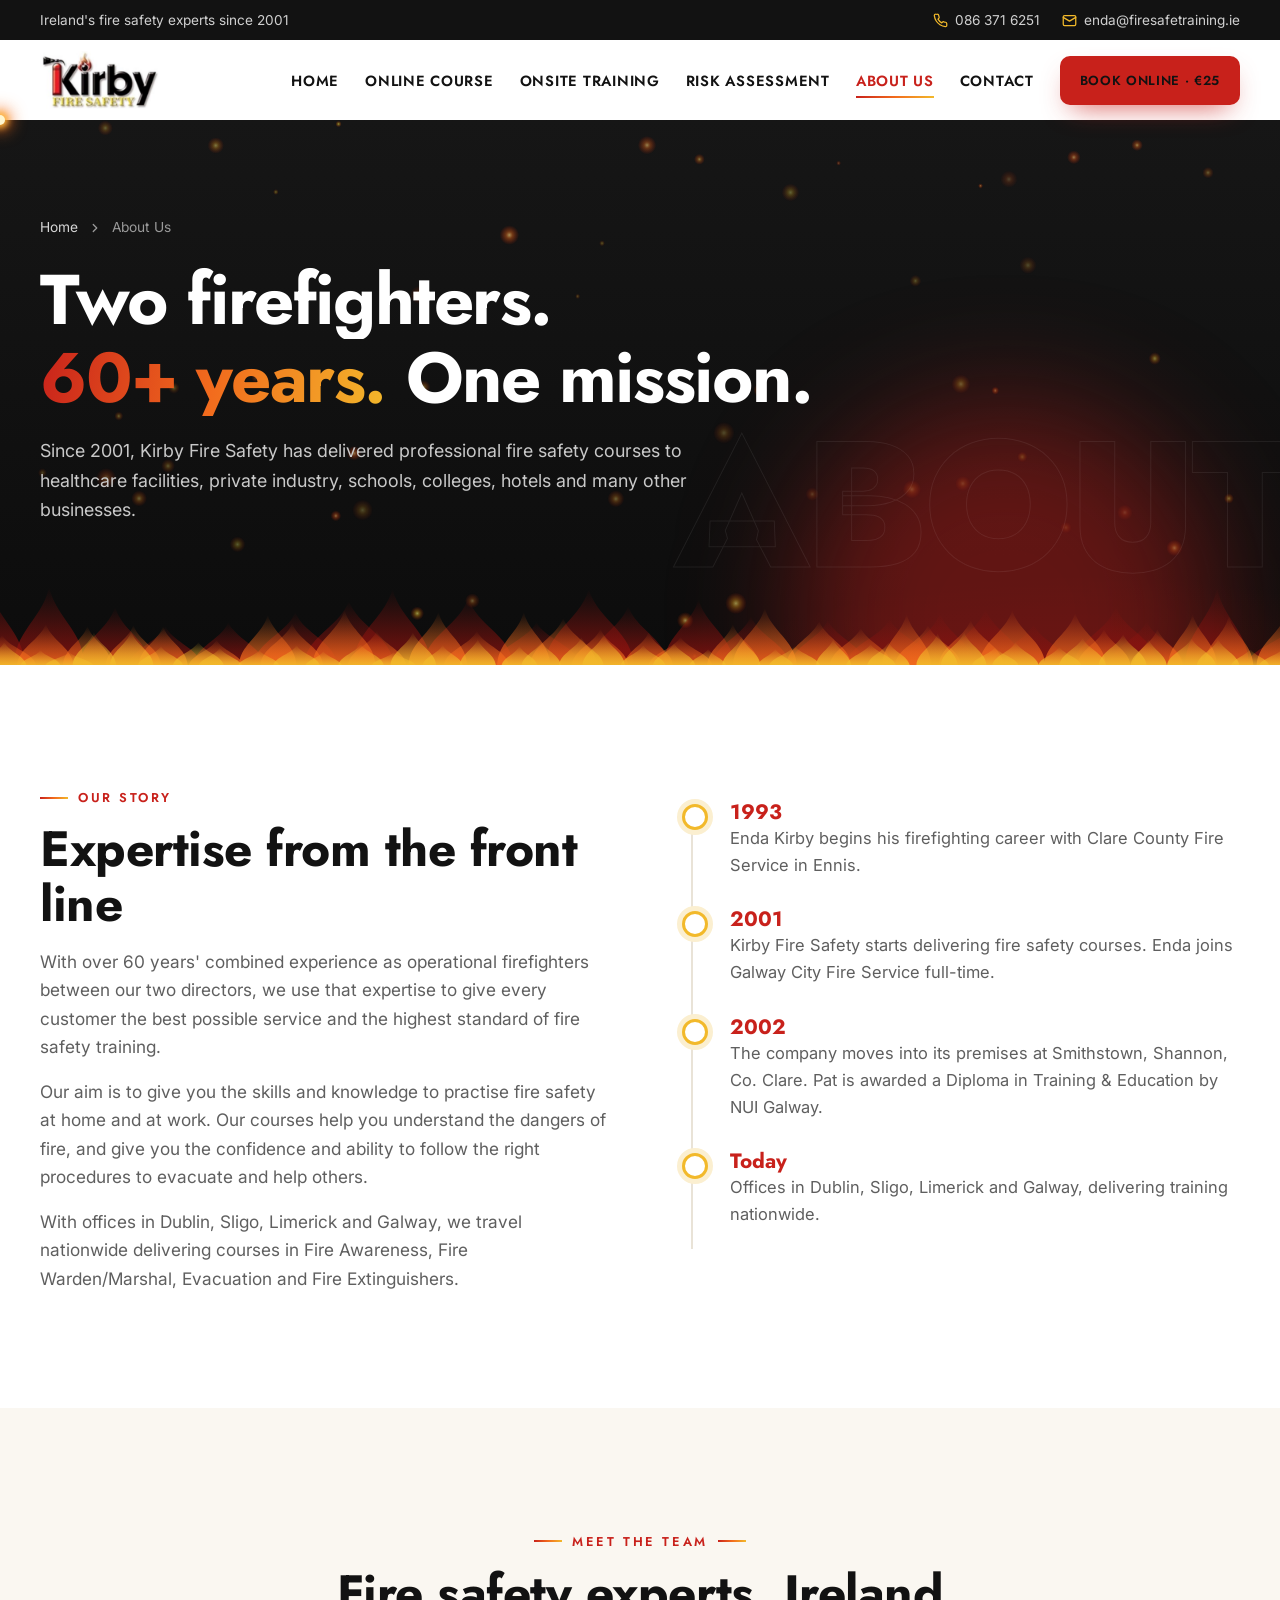
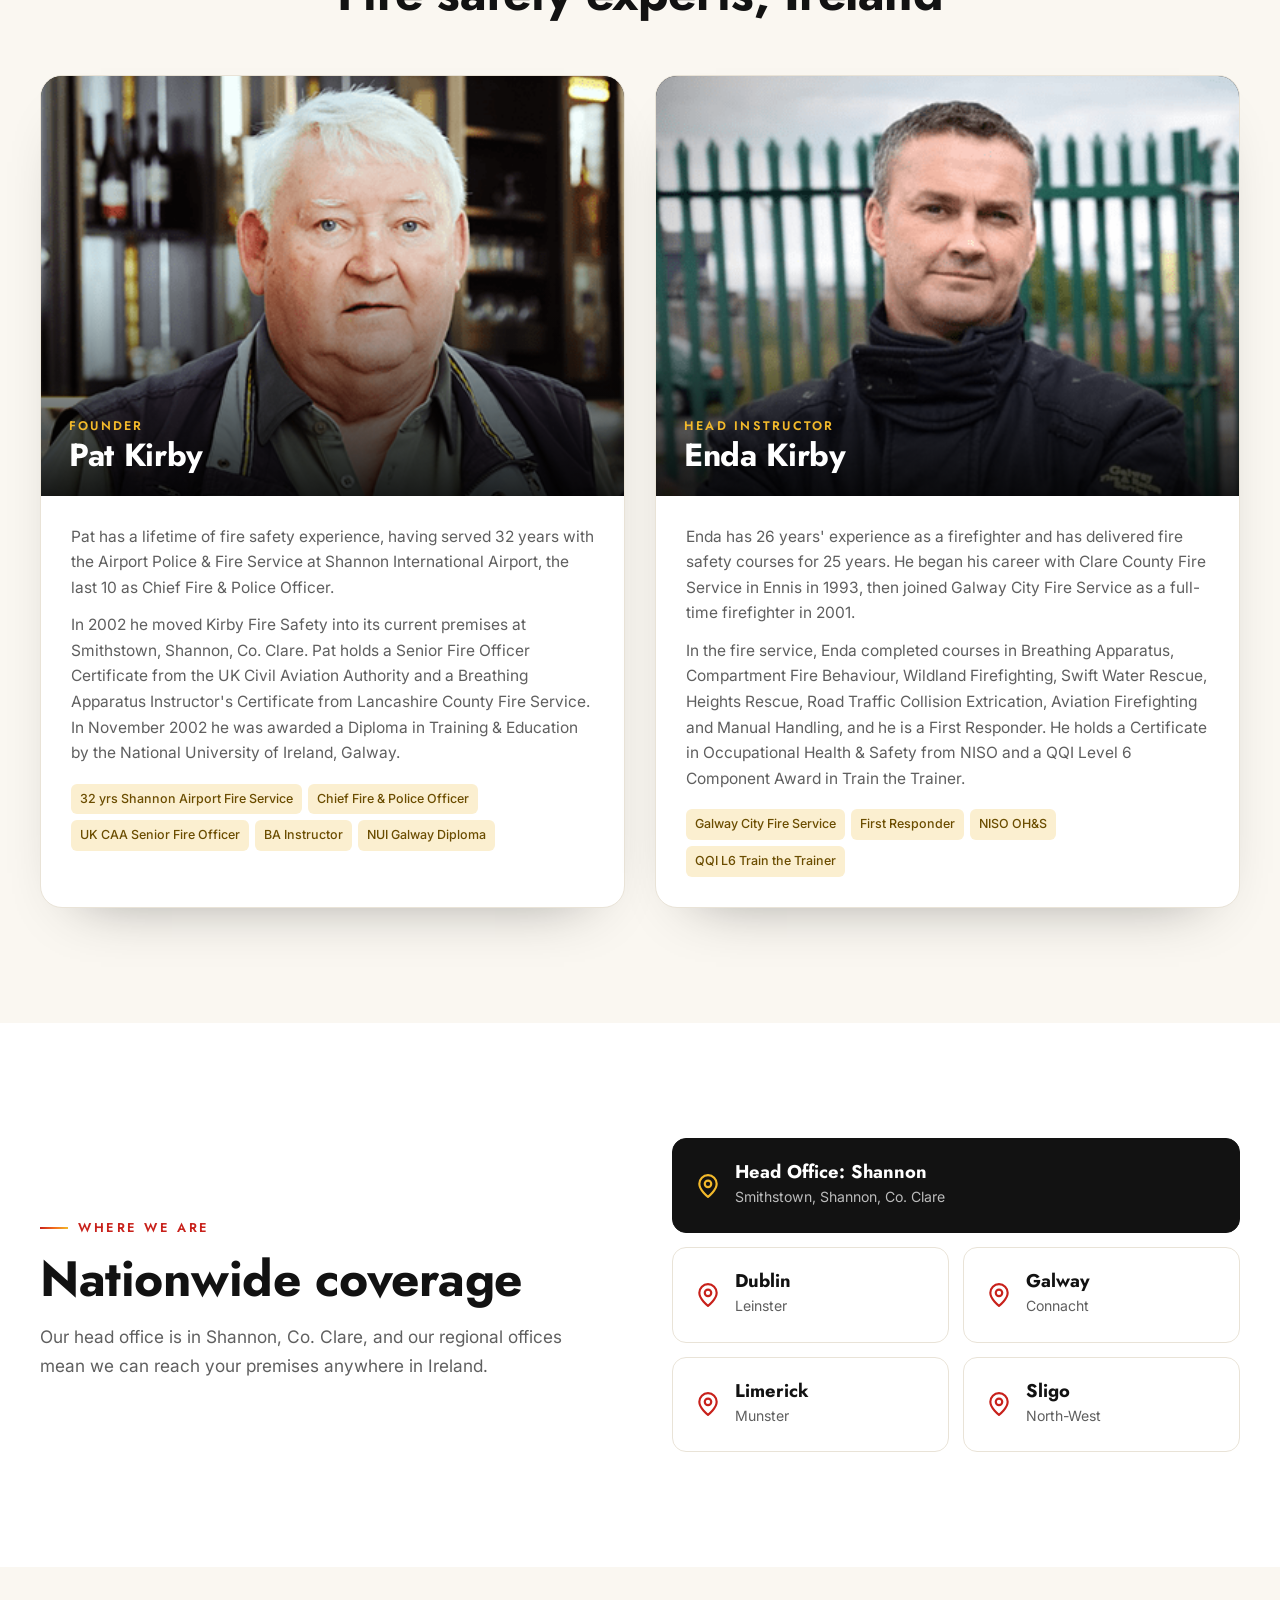
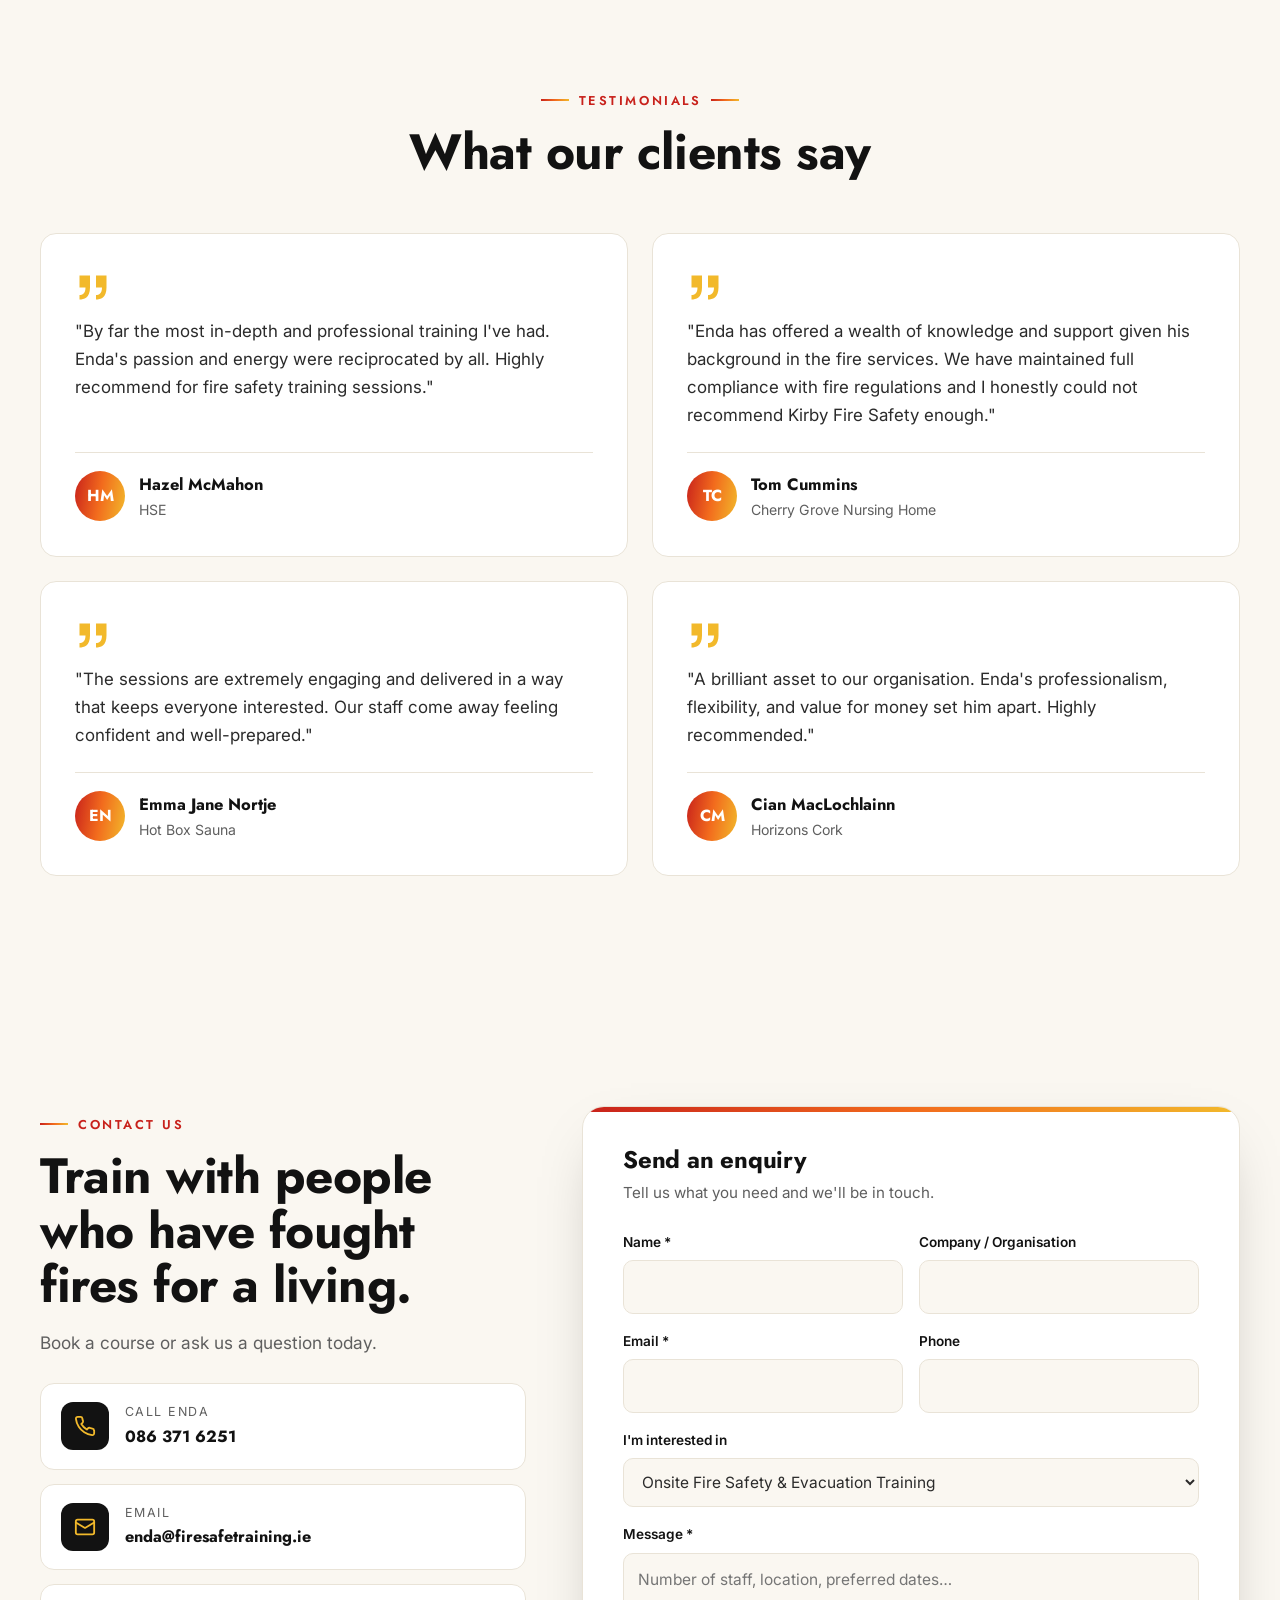
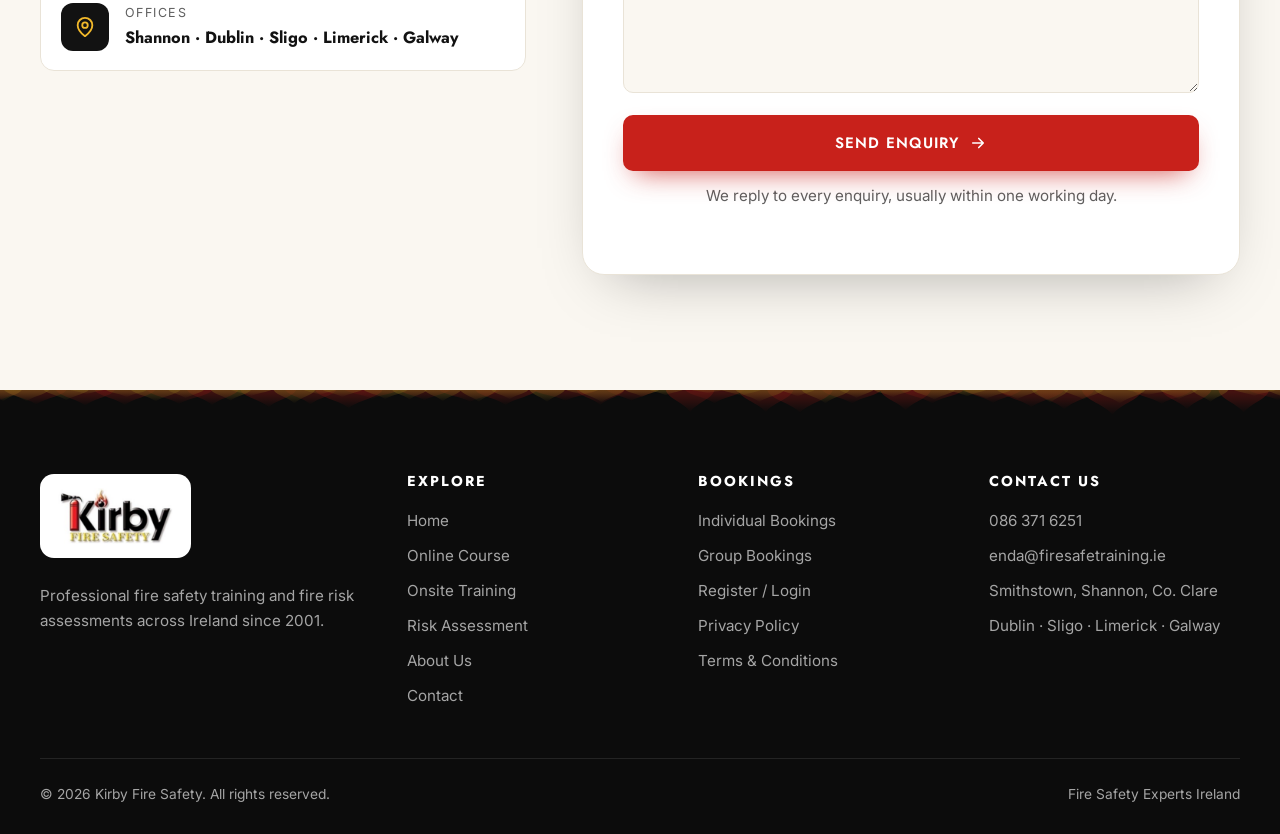
<file: about.html>
<!DOCTYPE html>
<html lang="en-IE" class="no-js">
<head>
<meta charset="UTF-8">
<meta name="viewport" content="width=device-width, initial-scale=1.0">
<title>About Us | Pat & Enda Kirby | Kirby Fire Safety Ireland</title>
<meta name="description" content="Kirby Fire Safety has delivered professional fire safety training since 2001. Meet founder Pat Kirby and head instructor Enda Kirby: over 60 years of operational firefighting experience.">
<meta name="theme-color" content="#121212">
<meta property="og:title" content="About Us | Pat & Enda Kirby | Kirby Fire Safety Ireland">
<meta property="og:description" content="Kirby Fire Safety has delivered professional fire safety training since 2001. Meet founder Pat Kirby and head instructor Enda Kirby: over 60 years of operational firefighting experience.">
<meta property="og:type" content="website">
<meta property="og:image" content="assets/course-poster.jpg">
<link rel="icon" href="assets/favicon.svg" type="image/svg+xml">
<link rel="preconnect" href="https://fonts.googleapis.com">
<link rel="preconnect" href="https://fonts.gstatic.com" crossorigin>
<link href="https://fonts.googleapis.com/css2?family=Jost:wght@500;600;700;800&family=Inter:wght@400;500;600&display=swap" rel="stylesheet">
<link rel="stylesheet" href="assets/css/style.css?v=60f94bf8">
<script>(function(){var d=document.documentElement;d.classList.remove('no-js');})();</script>
</head>
<body>
<svg width="0" height="0" style="position:absolute" aria-hidden="true"><defs>
<symbol id="i-phone" viewBox="0 0 24 24" fill="none" stroke="currentColor" stroke-width="2" stroke-linecap="round" stroke-linejoin="round"><path d="M22 16.9v3a2 2 0 0 1-2.2 2 19.8 19.8 0 0 1-8.6-3.1 19.5 19.5 0 0 1-6-6A19.8 19.8 0 0 1 2.1 4.2 2 2 0 0 1 4.1 2h3a2 2 0 0 1 2 1.7c.1.9.4 1.8.7 2.7a2 2 0 0 1-.5 2.1L8 9.8a16 16 0 0 0 6 6l1.3-1.3a2 2 0 0 1 2.1-.4c.9.3 1.8.6 2.7.7a2 2 0 0 1 1.7 2z"/></symbol>
<symbol id="i-mail" viewBox="0 0 24 24" fill="none" stroke="currentColor" stroke-width="2" stroke-linecap="round" stroke-linejoin="round"><rect x="2" y="4" width="20" height="16" rx="2"/><path d="m22 7-10 6L2 7"/></symbol>
<symbol id="i-pin" viewBox="0 0 24 24" fill="none" stroke="currentColor" stroke-width="2" stroke-linecap="round" stroke-linejoin="round"><path d="M20 10c0 6-8 12-8 12S4 16 4 10a8 8 0 0 1 16 0z"/><circle cx="12" cy="10" r="3"/></symbol>
<symbol id="i-check" viewBox="0 0 24 24" fill="none" stroke="currentColor" stroke-width="2.4" stroke-linecap="round" stroke-linejoin="round"><circle cx="12" cy="12" r="10" stroke-width="2"/><path d="m8 12.5 2.5 2.5L16 9.5"/></symbol>
<symbol id="i-tick" viewBox="0 0 24 24" fill="none" stroke="currentColor" stroke-width="3.2" stroke-linecap="round" stroke-linejoin="round"><path d="m5 12.5 4.5 4.5L19 7.5"/></symbol>
<symbol id="i-arrow" viewBox="0 0 24 24" fill="none" stroke="currentColor" stroke-width="2.2" stroke-linecap="round" stroke-linejoin="round"><path d="M5 12h14M13 6l6 6-6 6"/></symbol>
<symbol id="i-chev" viewBox="0 0 24 24" fill="none" stroke="currentColor" stroke-width="2.2" stroke-linecap="round" stroke-linejoin="round"><path d="m9 6 6 6-6 6"/></symbol>
<symbol id="i-up" viewBox="0 0 24 24" fill="none" stroke="currentColor" stroke-width="2.6" stroke-linecap="round" stroke-linejoin="round"><path d="M12 19V5M5 12l7-7 7 7"/></symbol>
<symbol id="i-play" viewBox="0 0 24 24" fill="currentColor"><path d="M7 4.5v15a1 1 0 0 0 1.5.9l12-7.5a1 1 0 0 0 0-1.8l-12-7.5A1 1 0 0 0 7 4.5z"/></symbol>
<symbol id="i-laptop" viewBox="0 0 24 24" fill="none" stroke="currentColor" stroke-width="1.8" stroke-linecap="round" stroke-linejoin="round"><rect x="3" y="4" width="18" height="12" rx="2"/><path d="M2 20h20M10 9.5v3l3-1.5z"/></symbol>
<symbol id="i-group" viewBox="0 0 24 24" fill="none" stroke="currentColor" stroke-width="1.8" stroke-linecap="round" stroke-linejoin="round"><circle cx="12" cy="6" r="3"/><path d="M6.5 14a5.5 5.5 0 0 1 11 0"/><circle cx="5" cy="15.5" r="2"/><circle cx="12" cy="15.5" r="2"/><circle cx="19" cy="15.5" r="2"/><path d="M1.5 22a3.5 3.5 0 0 1 7 0M8.5 22a3.5 3.5 0 0 1 7 0M15.5 22a3.5 3.5 0 0 1 7 0"/></symbol>
<symbol id="i-flame" viewBox="0 0 24 24" fill="none" stroke="currentColor" stroke-width="1.8" stroke-linecap="round" stroke-linejoin="round"><path d="M12 22c4.4 0 7-2.9 7-6.8 0-4.6-3.6-7-4.6-11.2-2 1.3-3.4 3.5-3.4 6-1.3-.8-2-2.3-2-3.8C7 8 5 10.8 5 15.2 5 19.1 7.6 22 12 22z"/><path d="M12 22c-1.7 0-3-1.2-3-3 0-2 1.5-3 3-5 1.5 2 3 3 3 5 0 1.8-1.3 3-3 3z"/></symbol>
<symbol id="i-exit" viewBox="0 0 24 24" fill="none" stroke="currentColor" stroke-width="1.8" stroke-linecap="round" stroke-linejoin="round"><path d="M14 3h6v18h-6"/><circle cx="8" cy="5" r="1.6"/><path d="m5 21 2.5-6 2.5 2v4M7.5 15l1-5 3 2.5 2 .5M8.5 10 6 11l-1 3"/></symbol>
<symbol id="i-shield" viewBox="0 0 24 24" fill="none" stroke="currentColor" stroke-width="1.8" stroke-linecap="round" stroke-linejoin="round"><path d="M12 22s8-4 8-10V5l-8-3-8 3v7c0 6 8 10 8 10z"/><path d="m8.5 12 2.5 2.5 4.5-5"/></symbol>
<symbol id="i-warden" viewBox="0 0 24 24" fill="none" stroke="currentColor" stroke-width="1.8" stroke-linecap="round" stroke-linejoin="round"><circle cx="12" cy="6" r="3.2"/><path d="M5 22v-4a7 7 0 0 1 14 0v4"/><path d="M9 13.5 12 22l3-8.5"/><path d="M7.5 4.5c1.5-2.5 7.5-2.5 9 0"/></symbol>
<symbol id="i-heart" viewBox="0 0 24 24" fill="none" stroke="currentColor" stroke-width="1.8" stroke-linecap="round" stroke-linejoin="round"><path d="M19.5 13.5 12 21l-7.5-7.5A5 5 0 0 1 12 6.5a5 5 0 0 1 7.5 7z"/><path d="M12 10v6M9 13h6"/></symbol>
<symbol id="i-alarm" viewBox="0 0 24 24" fill="none" stroke="currentColor" stroke-width="1.8" stroke-linecap="round" stroke-linejoin="round"><circle cx="12" cy="13" r="7"/><circle cx="12" cy="13" r="2.5"/><path d="M5 4 2.5 6.5M19 4l2.5 2.5"/></symbol>
<symbol id="i-ext" viewBox="0 0 24 24" fill="none" stroke="currentColor" stroke-width="1.8" stroke-linecap="round" stroke-linejoin="round"><rect x="7" y="8" width="8" height="14" rx="3"/><path d="M9 8V5h4v3M13 5h3l3-2M11 5V3"/></symbol>
<symbol id="i-door" viewBox="0 0 24 24" fill="none" stroke="currentColor" stroke-width="1.8" stroke-linecap="round" stroke-linejoin="round"><path d="M4 22h16M6 22V3h12v19"/><circle cx="14.5" cy="12.5" r="1"/></symbol>
<symbol id="i-sign" viewBox="0 0 24 24" fill="none" stroke="currentColor" stroke-width="1.8" stroke-linecap="round" stroke-linejoin="round"><rect x="2" y="6" width="20" height="12" rx="2"/><path d="m14 9 3 3-3 3M17 12H7"/></symbol>
<symbol id="i-bolt" viewBox="0 0 24 24" fill="none" stroke="currentColor" stroke-width="1.8" stroke-linecap="round" stroke-linejoin="round"><path d="M13 2 4 14h7l-1 8 9-12h-7z"/></symbol>
<symbol id="i-doc" viewBox="0 0 24 24" fill="none" stroke="currentColor" stroke-width="1.8" stroke-linecap="round" stroke-linejoin="round"><path d="M14 2H6a2 2 0 0 0-2 2v16a2 2 0 0 0 2 2h12a2 2 0 0 0 2-2V8z"/><path d="M14 2v6h6M8 13h8M8 17h5"/></symbol>
<symbol id="i-clock" viewBox="0 0 24 24" fill="none" stroke="currentColor" stroke-width="2" stroke-linecap="round" stroke-linejoin="round"><circle cx="12" cy="12" r="10"/><path d="M12 6v6l4 2"/></symbol>
<symbol id="i-device" viewBox="0 0 24 24" fill="none" stroke="currentColor" stroke-width="2" stroke-linecap="round" stroke-linejoin="round"><rect x="5" y="2" width="14" height="20" rx="2"/><path d="M11 18h2"/></symbol>
<symbol id="i-award" viewBox="0 0 24 24" fill="none" stroke="currentColor" stroke-width="2" stroke-linecap="round" stroke-linejoin="round"><circle cx="12" cy="9" r="6"/><path d="m8.2 13.8-1.7 8.2 5.5-3 5.5 3-1.7-8.2"/></symbol>
<symbol id="i-pause" viewBox="0 0 24 24" fill="none" stroke="currentColor" stroke-width="2" stroke-linecap="round" stroke-linejoin="round"><circle cx="12" cy="12" r="10"/><path d="M10 9v6M14 9v6"/></symbol>
<symbol id="i-quote" viewBox="0 0 24 24" fill="currentColor"><path d="M3 21c3 0 7-1 7-8V5H3v8h4c0 4-2 5-4 5zm11 0c3 0 7-1 7-8V5h-7v8h4c0 4-2 5-4 5z"/></symbol>
<symbol id="i-building" viewBox="0 0 24 24" fill="none" stroke="currentColor" stroke-width="2" stroke-linecap="round" stroke-linejoin="round"><path d="M3 22h18M6 22V4h12v18M10 8h4M10 12h4M10 16h4"/></symbol>
<symbol id="i-home" viewBox="0 0 24 24" fill="none" stroke="currentColor" stroke-width="2" stroke-linecap="round" stroke-linejoin="round"><path d="m3 10 9-7 9 7v11a1 1 0 0 1-1 1h-5v-7H9v7H4a1 1 0 0 1-1-1z"/></symbol>
<symbol id="i-therm" viewBox="0 0 24 24" fill="none" stroke="currentColor" stroke-width="2" stroke-linecap="round" stroke-linejoin="round"><path d="M14 14.8V4a2 2 0 0 0-4 0v10.8a4 4 0 1 0 4 0z"/></symbol>
<symbol id="i-log" viewBox="0 0 24 24" fill="none" stroke="currentColor" stroke-width="2" stroke-linecap="round" stroke-linejoin="round"><ellipse cx="18" cy="12" rx="3" ry="5"/><path d="M18 7H6a3 5 0 0 0 0 10h12"/><path d="M8 10h5M7 14h6"/></symbol>
<symbol id="i-wind" viewBox="0 0 24 24" fill="none" stroke="currentColor" stroke-width="2" stroke-linecap="round" stroke-linejoin="round"><path d="M3 8h11a3 3 0 1 0-3-3M3 12h16a3 3 0 1 1-3 3M3 16h7"/></symbol>
<symbol id="i-map" viewBox="0 0 24 24" fill="none" stroke="currentColor" stroke-width="2" stroke-linecap="round" stroke-linejoin="round"><path d="m1 6 7-3 8 3 7-3v15l-7 3-8-3-7 3z"/><path d="M8 3v15M16 6v15"/></symbol>
<symbol id="i-target" viewBox="0 0 24 24" fill="none" stroke="currentColor" stroke-width="2" stroke-linecap="round" stroke-linejoin="round"><circle cx="12" cy="12" r="10"/><circle cx="12" cy="12" r="6"/><circle cx="12" cy="12" r="2"/></symbol>
<symbol id="i-alert" viewBox="0 0 24 24" fill="none" stroke="currentColor" stroke-width="2" stroke-linecap="round" stroke-linejoin="round"><path d="M10.3 3.9 1.8 18a2 2 0 0 0 1.7 3h17a2 2 0 0 0 1.7-3L13.7 3.9a2 2 0 0 0-3.4 0z"/><path d="M12 9v4M12 17h.01"/></symbol>
<symbol id="i-user" viewBox="0 0 24 24" fill="none" stroke="currentColor" stroke-width="2" stroke-linecap="round" stroke-linejoin="round"><circle cx="12" cy="8" r="4"/><path d="M4 21a8 8 0 0 1 16 0"/></symbol>
</defs></svg>
<div class="page">
<div class="topbar"><div class="wrap">
  <span class="tagline">Ireland's fire safety experts since 2001</span>
  <div class="links">
    <a href="tel:+353863716251"><svg aria-hidden="true"><use href="#i-phone"/></svg>086 371 6251</a>
    <a href="mailto:enda@firesafetraining.ie" class="hide-sm"><svg aria-hidden="true"><use href="#i-mail"/></svg>enda@firesafetraining.ie</a>
  </div>
</div></div>
<header class="site" id="header">
  <nav class="wrap nav" aria-label="Main">
    <a href="index.html" class="brand" aria-label="Kirby Fire Safety home"><img src="assets/logo-tight.jpg" alt="Kirby Fire Safety" width="600" height="292"></a>
    <button class="burger" id="burger" aria-label="Menu" aria-expanded="false" aria-controls="menu"><span></span></button>
    <ul class="menu" id="menu"><li><a href="index.html">Home</a></li><li><a href="online-course.html">Online Course</a></li><li><a href="onsite-training.html">Onsite Training</a></li><li><a href="fire-risk-assessment.html">Risk Assessment</a></li><li><a href="about.html" class="active" aria-current="page">About Us</a></li><li><a href="contact.html">Contact</a></li><li><a href="online-course.html#register" class="btn btn-red">Book Online · €25</a></li></ul>
  </nav>
  <div class="fuse" aria-hidden="true"><span></span></div>
</header>
<main>
<section class="page-hero">
  <canvas class="embers-canvas" data-density="45"></canvas>
  <div class="glow" style="width:420px;height:420px;right:5%;bottom:-160px;background:rgba(200,33,27,.45)"></div>
  <span class="ghost-word" aria-hidden="true">ABOUT</span>
  <div class="wrap">
    <nav class="crumbs fade-up" style="--fd:.05s" aria-label="Breadcrumb"><a href="index.html">Home</a><svg aria-hidden="true"><use href="#i-chev"/></svg><span>About Us</span></nav>
    <h1><span class="line"><span>Two firefighters.</span></span><span class="line"><span><span class="fire-text">60+ years.</span> One mission.</span></span></h1>
    <p class="fade-up" style="--fd:.45s">Since 2001, Kirby Fire Safety has delivered professional fire safety courses to healthcare facilities, private industry, schools, colleges, hotels and many other businesses.</p>
    
  </div>
  <div class="flames" aria-hidden="true"><svg viewBox="0 0 1200 110" preserveAspectRatio="none"><defs><linearGradient id="fg80" x1="0" y1="1" x2="0" y2="0"><stop offset="0" stop-color="#8E130F" stop-opacity="0.9"/><stop offset="1" stop-color="#8E130F" stop-opacity="0"/></linearGradient><linearGradient id="fg81" x1="0" y1="1" x2="0" y2="0"><stop offset="0" stop-color="#F26B1D" stop-opacity="0.9"/><stop offset="1" stop-color="#F26B1D" stop-opacity="0"/></linearGradient><linearGradient id="fg82" x1="0" y1="1" x2="0" y2="0"><stop offset="0" stop-color="#F2B92B" stop-opacity="1"/><stop offset="1" stop-color="#F2B92B" stop-opacity="0"/></linearGradient></defs><g fill="url(#fg80)"><path class="t" style="--d:1.53s;--dl:-0.17s" d="M-41,110 C-41,75 -15,63 -9,32 C-3,63 23,75 23,110Z"/><path class="t" style="--d:1.48s;--dl:-0.92s" d="M13,110 C13,74 40,62 46,30 C53,62 79,74 79,110Z"/><path class="t" style="--d:1.65s;--dl:-0.18s" d="M75,110 C75,83 101,74 108,50 C114,74 140,83 140,110Z"/><path class="t" style="--d:1.27s;--dl:-1.80s" d="M121,110 C121,92 148,86 155,69 C162,86 189,92 189,110Z"/><path class="t" style="--d:1.79s;--dl:-0.13s" d="M181,110 C181,90 208,83 214,65 C221,83 248,90 248,110Z"/><path class="t" style="--d:1.20s;--dl:-1.38s" d="M238,110 C238,85 269,77 277,55 C284,77 316,85 316,110Z"/><path class="t" style="--d:1.42s;--dl:-0.28s" d="M285,110 C285,80 319,70 327,44 C336,70 369,80 369,110Z"/><path class="t" style="--d:1.07s;--dl:-1.89s" d="M331,110 C331,75 360,63 368,32 C375,63 404,75 404,110Z"/><path class="t" style="--d:1.16s;--dl:-0.71s" d="M397,110 C397,79 431,69 439,41 C447,69 481,79 481,110Z"/><path class="t" style="--d:0.99s;--dl:-1.38s" d="M463,110 C463,90 495,83 503,65 C511,83 544,90 544,110Z"/><path class="t" style="--d:1.35s;--dl:-0.40s" d="M511,110 C511,75 544,63 552,32 C560,63 594,75 594,110Z"/><path class="t" style="--d:0.96s;--dl:-1.81s" d="M552,110 C552,82 581,73 589,49 C596,73 626,82 626,110Z"/><path class="t" style="--d:1.12s;--dl:-0.02s" d="M622,110 C622,79 648,69 655,42 C661,69 688,79 688,110Z"/><path class="t" style="--d:1.24s;--dl:-1.67s" d="M668,110 C668,87 697,80 704,59 C711,80 740,87 740,110Z"/><path class="t" style="--d:1.05s;--dl:-1.33s" d="M741,110 C741,89 769,82 776,63 C784,82 812,89 812,110Z"/><path class="t" style="--d:1.17s;--dl:-0.03s" d="M793,110 C793,88 826,81 834,62 C842,81 874,88 874,110Z"/><path class="t" style="--d:1.29s;--dl:-0.46s" d="M849,110 C849,86 875,78 881,56 C888,78 914,86 914,110Z"/><path class="t" style="--d:1.43s;--dl:-0.58s" d="M889,110 C889,84 917,75 924,52 C931,75 960,84 960,110Z"/><path class="t" style="--d:1.37s;--dl:-0.72s" d="M937,110 C937,90 962,84 969,67 C975,84 1000,90 1000,110Z"/><path class="t" style="--d:1.78s;--dl:-0.13s" d="M1007,110 C1007,83 1039,74 1046,50 C1054,74 1086,83 1086,110Z"/><path class="t" style="--d:1.42s;--dl:-1.49s" d="M1040,110 C1040,89 1068,83 1075,64 C1082,83 1110,89 1110,110Z"/><path class="t" style="--d:1.65s;--dl:-0.42s" d="M1111,110 C1111,75 1135,63 1141,31 C1147,63 1171,75 1171,110Z"/><path class="t" style="--d:1.58s;--dl:-1.98s" d="M1169,110 C1169,91 1204,85 1212,69 C1221,85 1255,91 1255,110Z"/></g><g fill="url(#fg81)"><path class="t" style="--d:1.30s;--dl:-0.17s" d="M-30,110 C-30,96 -4,91 2,78 C8,91 34,96 34,110Z"/><path class="t" style="--d:1.04s;--dl:-0.24s" d="M16,110 C16,91 37,84 43,67 C48,84 69,91 69,110Z"/><path class="t" style="--d:1.30s;--dl:-1.45s" d="M59,110 C59,91 77,85 82,69 C87,85 105,91 105,110Z"/><path class="t" style="--d:1.22s;--dl:-0.45s" d="M99,110 C99,91 120,85 125,68 C130,85 151,91 151,110Z"/><path class="t" style="--d:1.55s;--dl:-1.42s" d="M130,110 C130,91 148,85 153,69 C157,85 176,91 176,110Z"/><path class="t" style="--d:1.29s;--dl:-0.19s" d="M177,110 C177,98 198,94 203,83 C208,94 228,98 228,110Z"/><path class="t" style="--d:1.53s;--dl:-0.40s" d="M224,110 C224,87 246,79 251,58 C257,79 278,87 278,110Z"/><path class="t" style="--d:1.48s;--dl:-0.01s" d="M244,110 C244,90 268,84 274,66 C279,84 303,90 303,110Z"/><path class="t" style="--d:1.73s;--dl:-1.96s" d="M293,110 C293,84 317,76 323,53 C329,76 352,84 352,110Z"/><path class="t" style="--d:1.78s;--dl:-0.74s" d="M326,110 C326,94 348,88 353,74 C359,88 381,94 381,110Z"/><path class="t" style="--d:1.46s;--dl:-1.91s" d="M383,110 C383,85 405,77 411,55 C416,77 438,85 438,110Z"/><path class="t" style="--d:1.08s;--dl:-0.74s" d="M416,110 C416,94 441,88 447,74 C453,88 477,94 477,110Z"/><path class="t" style="--d:1.16s;--dl:-1.23s" d="M466,110 C466,85 486,77 491,55 C496,77 516,85 516,110Z"/><path class="t" style="--d:1.56s;--dl:-1.64s" d="M497,110 C497,88 522,80 528,61 C534,80 560,88 560,110Z"/><path class="t" style="--d:1.34s;--dl:-1.06s" d="M536,110 C536,93 557,87 563,72 C568,87 589,93 589,110Z"/><path class="t" style="--d:1.56s;--dl:-0.54s" d="M585,110 C585,94 604,89 608,75 C613,89 631,94 631,110Z"/><path class="t" style="--d:1.15s;--dl:-0.58s" d="M608,110 C608,97 632,92 638,80 C644,92 668,97 668,110Z"/><path class="t" style="--d:1.70s;--dl:-0.82s" d="M663,110 C663,91 682,84 687,67 C692,84 712,91 712,110Z"/><path class="t" style="--d:1.57s;--dl:-0.50s" d="M687,110 C687,84 711,75 717,51 C723,75 747,84 747,110Z"/><path class="t" style="--d:1.23s;--dl:-1.56s" d="M737,110 C737,89 761,82 768,64 C774,82 798,89 798,110Z"/><path class="t" style="--d:1.60s;--dl:-1.99s" d="M778,110 C778,92 801,86 807,71 C813,86 836,92 836,110Z"/><path class="t" style="--d:1.45s;--dl:-1.37s" d="M827,110 C827,86 845,78 850,57 C855,78 873,86 873,110Z"/><path class="t" style="--d:1.71s;--dl:-1.85s" d="M839,110 C839,91 864,85 870,68 C876,85 901,91 901,110Z"/><path class="t" style="--d:1.49s;--dl:-0.64s" d="M880,110 C880,89 904,82 910,63 C916,82 941,89 941,110Z"/><path class="t" style="--d:1.49s;--dl:-0.73s" d="M918,110 C918,84 943,76 949,53 C955,76 980,84 980,110Z"/><path class="t" style="--d:1.44s;--dl:-0.64s" d="M979,110 C979,86 1002,78 1008,56 C1014,78 1037,86 1037,110Z"/><path class="t" style="--d:1.37s;--dl:-0.23s" d="M1010,110 C1010,93 1030,87 1035,72 C1040,87 1060,93 1060,110Z"/><path class="t" style="--d:1.13s;--dl:-0.78s" d="M1062,110 C1062,93 1081,87 1085,72 C1090,87 1109,93 1109,110Z"/><path class="t" style="--d:1.10s;--dl:-0.59s" d="M1095,110 C1095,86 1114,78 1118,57 C1123,78 1141,86 1141,110Z"/><path class="t" style="--d:0.95s;--dl:-1.11s" d="M1129,110 C1129,87 1148,79 1152,59 C1157,79 1175,87 1175,110Z"/><path class="t" style="--d:1.19s;--dl:-1.76s" d="M1178,110 C1178,86 1200,78 1206,56 C1211,78 1233,86 1233,110Z"/></g><g fill="url(#fg82)"><path class="t" style="--d:1.74s;--dl:-1.99s" d="M-16,110 C-16,99 0,95 4,85 C8,95 25,99 25,110Z"/><path class="t" style="--d:1.27s;--dl:-0.34s" d="M19,110 C19,102 34,100 38,93 C42,100 57,102 57,110Z"/><path class="t" style="--d:1.43s;--dl:-1.23s" d="M42,110 C42,103 60,101 65,95 C69,101 88,103 88,110Z"/><path class="t" style="--d:1.71s;--dl:-1.85s" d="M68,110 C68,94 84,89 88,75 C93,89 109,94 109,110Z"/><path class="t" style="--d:1.23s;--dl:-1.69s" d="M103,110 C103,94 119,89 123,74 C127,89 144,94 144,110Z"/><path class="t" style="--d:1.33s;--dl:-0.26s" d="M129,110 C129,101 146,98 151,89 C155,98 172,101 172,110Z"/><path class="t" style="--d:1.38s;--dl:-1.87s" d="M162,110 C162,99 181,95 186,85 C191,95 210,99 210,110Z"/><path class="t" style="--d:1.59s;--dl:-1.65s" d="M186,110 C186,102 202,99 206,91 C210,99 227,102 227,110Z"/><path class="t" style="--d:0.93s;--dl:-0.74s" d="M223,110 C223,102 239,100 243,93 C247,100 262,102 262,110Z"/><path class="t" style="--d:1.46s;--dl:-0.29s" d="M256,110 C256,100 274,97 278,88 C282,97 300,100 300,110Z"/><path class="t" style="--d:1.42s;--dl:-0.25s" d="M286,110 C286,103 300,101 303,94 C307,101 321,103 321,110Z"/><path class="t" style="--d:1.77s;--dl:-0.22s" d="M317,110 C317,99 334,96 338,87 C343,96 360,99 360,110Z"/><path class="t" style="--d:1.49s;--dl:-1.97s" d="M348,110 C348,103 365,101 369,95 C373,101 390,103 390,110Z"/><path class="t" style="--d:1.33s;--dl:-0.34s" d="M366,110 C366,94 383,89 387,75 C392,89 409,94 409,110Z"/><path class="t" style="--d:1.23s;--dl:-1.62s" d="M396,110 C396,100 411,97 415,88 C419,97 434,100 434,110Z"/><path class="t" style="--d:1.03s;--dl:-1.42s" d="M431,110 C431,97 444,93 448,82 C451,93 465,97 465,110Z"/><path class="t" style="--d:1.11s;--dl:-0.72s" d="M470,110 C470,101 484,97 487,89 C490,97 504,101 504,110Z"/><path class="t" style="--d:1.48s;--dl:-1.57s" d="M489,110 C489,98 504,94 508,84 C511,94 526,98 526,110Z"/><path class="t" style="--d:1.13s;--dl:-1.68s" d="M524,110 C524,96 541,92 545,80 C549,92 566,96 566,110Z"/><path class="t" style="--d:1.47s;--dl:-1.00s" d="M546,110 C546,95 562,90 566,77 C570,90 586,95 586,110Z"/><path class="t" style="--d:1.56s;--dl:-0.72s" d="M582,110 C582,100 599,97 603,88 C607,97 624,100 624,110Z"/><path class="t" style="--d:1.25s;--dl:-1.09s" d="M612,110 C612,99 628,96 632,86 C636,96 652,99 652,110Z"/><path class="t" style="--d:1.64s;--dl:-0.18s" d="M646,110 C646,102 660,99 664,92 C667,99 681,102 681,110Z"/><path class="t" style="--d:1.47s;--dl:-0.51s" d="M677,110 C677,96 692,92 695,79 C699,92 713,96 713,110Z"/><path class="t" style="--d:0.93s;--dl:-1.44s" d="M710,110 C710,102 723,99 727,92 C730,99 744,102 744,110Z"/><path class="t" style="--d:1.56s;--dl:-1.48s" d="M721,110 C721,101 740,97 745,89 C750,97 769,101 769,110Z"/><path class="t" style="--d:1.63s;--dl:-0.66s" d="M765,110 C765,97 778,93 781,82 C785,93 798,97 798,110Z"/><path class="t" style="--d:0.90s;--dl:-1.96s" d="M793,110 C793,100 812,96 816,87 C821,96 840,100 840,110Z"/><path class="t" style="--d:1.79s;--dl:-1.43s" d="M813,110 C813,99 829,95 833,85 C837,95 853,99 853,110Z"/><path class="t" style="--d:1.03s;--dl:-0.29s" d="M859,110 C859,95 875,90 879,76 C883,90 898,95 898,110Z"/><path class="t" style="--d:1.21s;--dl:-1.19s" d="M882,110 C882,94 899,89 904,75 C908,89 925,94 925,110Z"/><path class="t" style="--d:1.08s;--dl:-0.06s" d="M911,110 C911,101 928,98 933,90 C937,98 955,101 955,110Z"/><path class="t" style="--d:1.10s;--dl:-0.79s" d="M930,110 C930,99 948,95 952,85 C957,95 974,99 974,110Z"/><path class="t" style="--d:1.44s;--dl:-0.81s" d="M973,110 C973,101 989,98 993,90 C998,98 1014,101 1014,110Z"/><path class="t" style="--d:1.07s;--dl:-1.61s" d="M993,110 C993,97 1010,92 1015,81 C1019,92 1037,97 1037,110Z"/><path class="t" style="--d:1.34s;--dl:-1.43s" d="M1030,110 C1030,95 1048,90 1053,77 C1057,90 1075,95 1075,110Z"/><path class="t" style="--d:1.21s;--dl:-1.01s" d="M1060,110 C1060,97 1073,93 1077,82 C1080,93 1094,97 1094,110Z"/><path class="t" style="--d:1.68s;--dl:-1.94s" d="M1094,110 C1094,97 1112,93 1117,81 C1122,93 1140,97 1140,110Z"/><path class="t" style="--d:1.10s;--dl:-1.59s" d="M1122,110 C1122,98 1138,93 1142,82 C1146,93 1162,98 1162,110Z"/><path class="t" style="--d:1.10s;--dl:-1.45s" d="M1154,110 C1154,102 1168,99 1172,92 C1176,99 1190,102 1190,110Z"/><path class="t" style="--d:1.41s;--dl:-0.53s" d="M1180,110 C1180,102 1197,99 1202,92 C1206,99 1223,102 1223,110Z"/></g></svg></div>
</section>
<section class="section">
  <div class="wrap split top">
    <div class="reveal left">
      <span class="eyebrow">Our Story</span>
      <h2 class="h2">Expertise from the front line</h2>
      <p class="lede">With over 60 years' combined experience as operational firefighters between our two directors, we use that expertise to give every customer the best possible service and the highest standard of fire safety training.</p>
      <p class="lede" style="margin-top:16px">Our aim is to give you the skills and knowledge to practise fire safety at home and at work. Our courses help you understand the dangers of fire, and give you the confidence and ability to follow the right procedures to evacuate and help others.</p>
      <p class="lede" style="margin-top:16px">With offices in Dublin, Sligo, Limerick and Galway, we travel nationwide delivering courses in Fire Awareness, Fire Warden/Marshal, Evacuation and Fire Extinguishers.</p>
    </div>
    <div class="timeline"><div class="tl reveal" style="--rd:0.0s"><b>1993</b><span>Enda Kirby begins his firefighting career with Clare County Fire Service in Ennis.</span></div><div class="tl reveal" style="--rd:0.1s"><b>2001</b><span>Kirby Fire Safety starts delivering fire safety courses. Enda joins Galway City Fire Service full-time.</span></div><div class="tl reveal" style="--rd:0.2s"><b>2002</b><span>The company moves into its premises at Smithstown, Shannon, Co. Clare. Pat is awarded a Diploma in Training &amp; Education by NUI Galway.</span></div><div class="tl reveal" style="--rd:0.30000000000000004s"><b>Today</b><span>Offices in Dublin, Sligo, Limerick and Galway, delivering training nationwide.</span></div></div>
  </div>
</section>

<section class="section paper" id="team">
  <div class="wrap">
    <div class="section-head center reveal"><span class="eyebrow">Meet the Team</span><h2>Fire safety experts, Ireland</h2></div>
    <div class="team">
      <article class="person reveal left">
        <div class="photo"><img src="assets/pat-kirby.png" alt="Pat Kirby, Founder of Kirby Fire Safety" loading="lazy" width="400" height="560"><div class="ph-name"><span>Founder</span><h3>Pat Kirby</h3></div></div>
        <div class="info">
          <p>Pat has a lifetime of fire safety experience, having served 32 years with the Airport Police &amp; Fire Service at Shannon International Airport, the last 10 as Chief Fire &amp; Police Officer.</p>
          <p>In 2002 he moved Kirby Fire Safety into its current premises at Smithstown, Shannon, Co. Clare. Pat holds a Senior Fire Officer Certificate from the UK Civil Aviation Authority and a Breathing Apparatus Instructor's Certificate from Lancashire County Fire Service. In November 2002 he was awarded a Diploma in Training &amp; Education by the National University of Ireland, Galway.</p>
          <div class="creds"><span>32 yrs Shannon Airport Fire Service</span><span>Chief Fire &amp; Police Officer</span><span>UK CAA Senior Fire Officer</span><span>BA Instructor</span><span>NUI Galway Diploma</span></div>
        </div>
      </article>
      <article class="person reveal right">
        <div class="photo"><img src="assets/enda-kirby.png" alt="Enda Kirby, Head Instructor at Kirby Fire Safety" loading="lazy" width="400" height="560"><div class="ph-name"><span>Head Instructor</span><h3>Enda Kirby</h3></div></div>
        <div class="info">
          <p>Enda has 26 years' experience as a firefighter and has delivered fire safety courses for 25 years. He began his career with Clare County Fire Service in Ennis in 1993, then joined Galway City Fire Service as a full-time firefighter in 2001.</p>
          <p>In the fire service, Enda completed courses in Breathing Apparatus, Compartment Fire Behaviour, Wildland Firefighting, Swift Water Rescue, Heights Rescue, Road Traffic Collision Extrication, Aviation Firefighting and Manual Handling, and he is a First Responder. He holds a Certificate in Occupational Health &amp; Safety from NISO and a QQI Level 6 Component Award in Train the Trainer.</p>
          <div class="creds"><span>Galway City Fire Service</span><span>First Responder</span><span>NISO OH&amp;S</span><span>QQI L6 Train the Trainer</span></div>
        </div>
      </article>
    </div>
  </div>
</section>

<section class="section">
  <div class="wrap split">
    <div class="reveal left">
      <span class="eyebrow">Where We Are</span>
      <h2 class="h2">Nationwide coverage</h2>
      <p class="lede">Our head office is in Shannon, Co. Clare, and our regional offices mean we can reach your premises anywhere in Ireland.</p>
    </div>
    <div class="offices" data-stagger>
      <div class="office hq"><svg aria-hidden="true"><use href="#i-pin"/></svg><div><b>Head Office: Shannon</b><span>Smithstown, Shannon, Co. Clare</span></div></div>
      <div class="office"><svg aria-hidden="true"><use href="#i-pin"/></svg><div><b>Dublin</b><span>Leinster</span></div></div>
      <div class="office"><svg aria-hidden="true"><use href="#i-pin"/></svg><div><b>Galway</b><span>Connacht</span></div></div>
      <div class="office"><svg aria-hidden="true"><use href="#i-pin"/></svg><div><b>Limerick</b><span>Munster</span></div></div>
      <div class="office"><svg aria-hidden="true"><use href="#i-pin"/></svg><div><b>Sligo</b><span>North-West</span></div></div>
    </div>
  </div>
</section>

<section class="section paper">
  <div class="wrap">
    <div class="section-head center reveal"><span class="eyebrow">Testimonials</span><h2>What our clients say</h2></div>
    <div class="tgrid" data-stagger>
      <figure class="tcard">
        <svg class="q" aria-hidden="true"><use href="#i-quote"/></svg>
        <blockquote>"By far the most in-depth and professional training I've had. Enda's passion and energy were reciprocated by all. Highly recommend for fire safety training sessions."</blockquote>
        <figcaption class="who"><span class="avatar">HM</span><div><b>Hazel McMahon</b><span>HSE</span></div></figcaption>
      </figure>
      <figure class="tcard">
        <svg class="q" aria-hidden="true"><use href="#i-quote"/></svg>
        <blockquote>"Enda has offered a wealth of knowledge and support given his background in the fire services. We have maintained full compliance with fire regulations and I honestly could not recommend Kirby Fire Safety enough."</blockquote>
        <figcaption class="who"><span class="avatar">TC</span><div><b>Tom Cummins</b><span>Cherry Grove Nursing Home</span></div></figcaption>
      </figure>
      <figure class="tcard">
        <svg class="q" aria-hidden="true"><use href="#i-quote"/></svg>
        <blockquote>"The sessions are extremely engaging and delivered in a way that keeps everyone interested. Our staff come away feeling confident and well-prepared."</blockquote>
        <figcaption class="who"><span class="avatar">EN</span><div><b>Emma Jane Nortje</b><span>Hot Box Sauna</span></div></figcaption>
      </figure>
      <figure class="tcard">
        <svg class="q" aria-hidden="true"><use href="#i-quote"/></svg>
        <blockquote>"A brilliant asset to our organisation. Enda's professionalism, flexibility, and value for money set him apart. Highly recommended."</blockquote>
        <figcaption class="who"><span class="avatar">CM</span><div><b>Cian MacLochlainn</b><span>Horizons Cork</span></div></figcaption>
      </figure></div>
  </div>
</section>

<section class="section paper contact-strip" id="contact-form">
  <div class="wrap contact-grid">
    <div class="reveal left">
      <span class="eyebrow">Contact Us</span>
      <h2 class="h2">Train with people who have fought fires for a living.</h2>
      <p class="lede">Book a course or ask us a question today.</p>
      <div class="cinfo" style="margin-top:26px">
        <a href="tel:+353863716251"><span class="ic"><svg aria-hidden="true"><use href="#i-phone"/></svg></span><span><small>Call Enda</small><b>086 371 6251</b></span></a>
        <a href="mailto:enda@firesafetraining.ie"><span class="ic"><svg aria-hidden="true"><use href="#i-mail"/></svg></span><span><small>Email</small><b>enda@firesafetraining.ie</b></span></a>
        <div class="ci"><span class="ic"><svg aria-hidden="true"><use href="#i-pin"/></svg></span><span><small>Offices</small><b>Shannon · Dublin · Sligo · Limerick · Galway</b></span></div>
      </div>
    </div>
    
    <form class="card enquiry-form reveal right" id="enquiry" novalidate>
      <h3>Send an enquiry</h3>
      <p>Tell us what you need and we'll be in touch.</p>
      <div class="fields">
        <div class="field"><label for="f-name">Name *</label><input id="f-name" name="name" required autocomplete="name"></div>
        <div class="field"><label for="f-company">Company / Organisation</label><input id="f-company" name="company" autocomplete="organization"></div>
        <div class="field"><label for="f-email">Email *</label><input id="f-email" name="email" type="email" required autocomplete="email"></div>
        <div class="field"><label for="f-phone">Phone</label><input id="f-phone" name="phone" type="tel" autocomplete="tel"></div>
        <div class="field full"><label for="f-service">I'm interested in</label><select id="f-service" name="service"><option>Onsite Fire Safety &amp; Evacuation Training</option><option>Advanced Onsite Training (Residential / Care Home)</option><option>Fire Warden / Marshal Training</option><option>Online Course: Group Registration</option><option>Fire Risk Assessment / Inspection</option><option>Something else</option></select></div>
        <div class="field full"><label for="f-msg">Message *</label><textarea id="f-msg" name="message" required placeholder="Number of staff, location, preferred dates…"></textarea></div>
        <input type="text" name="_honey" class="hp" tabindex="-1" autocomplete="off" aria-hidden="true">
      </div>
      <button type="submit" class="btn btn-red">Send Enquiry <svg aria-hidden="true"><use href="#i-arrow"/></svg></button>
      <p class="form-note" role="status" aria-live="polite">We reply to every enquiry, usually within one working day.</p>
      <div class="form-success" hidden>
        <div class="ok-icon"><svg aria-hidden="true"><use href="#i-tick"/></svg></div>
        <h3>Thank you!</h3>
        <p>Your enquiry has been sent to our team. We'll be in touch shortly.</p>
      </div>
    </form>
  </div>
</section></main>
<footer>
  <div class="flames" aria-hidden="true"><svg viewBox="0 0 1200 110" preserveAspectRatio="none"><defs><linearGradient id="fg990" x1="0" y1="1" x2="0" y2="0"><stop offset="0" stop-color="#C8211B" stop-opacity="0.7"/><stop offset="1" stop-color="#C8211B" stop-opacity="0"/></linearGradient><linearGradient id="fg991" x1="0" y1="1" x2="0" y2="0"><stop offset="0" stop-color="#F2B92B" stop-opacity="0.6"/><stop offset="1" stop-color="#F2B92B" stop-opacity="0"/></linearGradient></defs><g fill="url(#fg990)"><path class="t" style="--d:1.12s;--dl:-1.52s" d="M-26,110 C-26,98 -7,94 -2,84 C2,94 21,98 21,110Z"/><path class="t" style="--d:1.38s;--dl:-1.88s" d="M5,110 C5,96 28,91 34,79 C40,91 63,96 63,110Z"/><path class="t" style="--d:1.10s;--dl:-1.80s" d="M52,110 C52,95 74,90 80,77 C85,90 108,95 108,110Z"/><path class="t" style="--d:1.04s;--dl:-1.32s" d="M88,110 C88,96 111,91 117,78 C123,91 146,96 146,110Z"/><path class="t" style="--d:1.38s;--dl:-1.55s" d="M137,110 C137,96 162,92 168,80 C175,92 200,96 200,110Z"/><path class="t" style="--d:0.91s;--dl:-0.41s" d="M175,110 C175,96 194,91 199,78 C204,91 224,96 224,110Z"/><path class="t" style="--d:1.71s;--dl:-1.21s" d="M225,110 C225,94 246,88 252,74 C257,88 278,94 278,110Z"/><path class="t" style="--d:1.73s;--dl:-0.32s" d="M267,110 C267,96 287,92 291,79 C296,92 316,96 316,110Z"/><path class="t" style="--d:1.75s;--dl:-1.32s" d="M295,110 C295,93 321,87 327,72 C333,87 359,93 359,110Z"/><path class="t" style="--d:1.64s;--dl:-0.16s" d="M322,110 C322,101 344,98 349,89 C354,98 376,101 376,110Z"/><path class="t" style="--d:0.91s;--dl:-0.66s" d="M373,110 C373,100 393,96 398,87 C403,96 423,100 423,110Z"/><path class="t" style="--d:0.95s;--dl:-0.42s" d="M411,110 C411,98 435,94 441,84 C447,94 470,98 470,110Z"/><path class="t" style="--d:1.22s;--dl:-1.39s" d="M445,110 C445,96 468,91 474,78 C480,91 504,96 504,110Z"/><path class="t" style="--d:1.44s;--dl:-1.49s" d="M499,110 C499,99 524,96 530,86 C536,96 561,99 561,110Z"/><path class="t" style="--d:1.03s;--dl:-0.35s" d="M540,110 C540,95 558,91 563,78 C567,91 586,95 586,110Z"/><path class="t" style="--d:1.40s;--dl:-1.54s" d="M568,110 C568,99 587,95 592,86 C597,95 616,99 616,110Z"/><path class="t" style="--d:1.64s;--dl:-0.37s" d="M624,110 C624,90 643,83 647,65 C652,83 670,90 670,110Z"/><path class="t" style="--d:0.94s;--dl:-0.43s" d="M642,110 C642,97 664,93 670,81 C675,93 698,97 698,110Z"/><path class="t" style="--d:1.27s;--dl:-0.74s" d="M692,110 C692,90 712,83 718,65 C723,83 744,90 744,110Z"/><path class="t" style="--d:1.55s;--dl:-0.80s" d="M719,110 C719,89 744,82 750,64 C756,82 781,89 781,110Z"/><path class="t" style="--d:1.49s;--dl:-0.62s" d="M770,110 C770,97 793,92 799,81 C804,92 827,97 827,110Z"/><path class="t" style="--d:1.63s;--dl:-1.35s" d="M825,110 C825,91 844,85 849,68 C854,85 873,91 873,110Z"/><path class="t" style="--d:0.97s;--dl:-0.88s" d="M844,110 C844,97 868,93 874,81 C880,93 904,97 904,110Z"/><path class="t" style="--d:1.72s;--dl:-1.75s" d="M904,110 C904,98 926,93 931,82 C937,93 958,98 958,110Z"/><path class="t" style="--d:1.13s;--dl:-1.76s" d="M936,110 C936,94 961,88 967,74 C973,88 998,94 998,110Z"/><path class="t" style="--d:1.15s;--dl:-1.36s" d="M970,110 C970,92 992,86 998,70 C1003,86 1026,92 1026,110Z"/><path class="t" style="--d:1.30s;--dl:-0.76s" d="M1014,110 C1014,88 1037,80 1043,60 C1048,80 1071,88 1071,110Z"/><path class="t" style="--d:1.52s;--dl:-1.93s" d="M1061,110 C1061,96 1084,92 1089,80 C1095,92 1118,96 1118,110Z"/><path class="t" style="--d:1.48s;--dl:-1.31s" d="M1089,110 C1089,92 1108,86 1113,70 C1117,86 1136,92 1136,110Z"/><path class="t" style="--d:1.67s;--dl:-0.69s" d="M1142,110 C1142,89 1161,82 1166,64 C1171,82 1190,89 1190,110Z"/><path class="t" style="--d:0.90s;--dl:-0.62s" d="M1170,110 C1170,99 1192,96 1198,87 C1203,96 1225,99 1225,110Z"/></g><g fill="url(#fg991)"><path class="t" style="--d:1.61s;--dl:-0.89s" d="M-15,110 C-15,99 -0,95 3,85 C7,95 21,99 21,110Z"/><path class="t" style="--d:1.32s;--dl:-1.06s" d="M3,110 C3,99 20,95 25,85 C29,95 47,99 47,110Z"/><path class="t" style="--d:1.59s;--dl:-0.40s" d="M40,110 C40,100 58,96 62,87 C67,96 84,100 84,110Z"/><path class="t" style="--d:1.42s;--dl:-1.92s" d="M63,110 C63,105 78,103 81,98 C85,103 100,105 100,110Z"/><path class="t" style="--d:1.75s;--dl:-1.18s" d="M98,110 C98,102 114,100 119,93 C123,100 139,102 139,110Z"/><path class="t" style="--d:1.61s;--dl:-0.80s" d="M122,110 C122,99 142,95 146,85 C151,95 170,99 170,110Z"/><path class="t" style="--d:1.02s;--dl:-0.89s" d="M157,110 C157,101 171,98 174,91 C178,98 192,101 192,110Z"/><path class="t" style="--d:1.76s;--dl:-0.36s" d="M197,110 C197,99 212,96 216,86 C220,96 236,99 236,110Z"/><path class="t" style="--d:1.70s;--dl:-0.77s" d="M215,110 C215,103 231,101 236,95 C240,101 256,103 256,110Z"/><path class="t" style="--d:1.70s;--dl:-1.78s" d="M256,110 C256,97 272,93 276,81 C280,93 296,97 296,110Z"/><path class="t" style="--d:1.12s;--dl:-0.92s" d="M283,110 C283,104 296,102 300,97 C303,102 317,104 317,110Z"/><path class="t" style="--d:1.20s;--dl:-1.47s" d="M301,110 C301,103 317,100 321,93 C325,100 341,103 341,110Z"/><path class="t" style="--d:1.42s;--dl:-0.83s" d="M340,110 C340,101 357,98 361,89 C366,98 383,101 383,110Z"/><path class="t" style="--d:0.93s;--dl:-0.68s" d="M367,110 C367,100 381,97 384,88 C387,97 401,100 401,110Z"/><path class="t" style="--d:1.30s;--dl:-1.39s" d="M397,110 C397,99 412,95 415,85 C419,95 433,99 433,110Z"/><path class="t" style="--d:1.05s;--dl:-0.55s" d="M431,110 C431,98 445,94 449,84 C452,94 466,98 466,110Z"/><path class="t" style="--d:1.40s;--dl:-1.40s" d="M460,110 C460,100 474,97 478,89 C481,97 496,100 496,110Z"/><path class="t" style="--d:1.51s;--dl:-1.45s" d="M496,110 C496,98 509,94 513,84 C516,94 530,98 530,110Z"/><path class="t" style="--d:1.58s;--dl:-1.29s" d="M529,110 C529,104 542,102 546,97 C549,102 563,104 563,110Z"/><path class="t" style="--d:1.45s;--dl:-1.52s" d="M542,110 C542,98 560,94 564,83 C568,94 586,98 586,110Z"/><path class="t" style="--d:1.21s;--dl:-1.25s" d="M585,110 C585,102 599,100 602,93 C605,100 619,102 619,110Z"/><path class="t" style="--d:1.35s;--dl:-1.93s" d="M607,110 C607,104 621,102 624,96 C628,102 642,104 642,110Z"/><path class="t" style="--d:1.51s;--dl:-0.19s" d="M645,110 C645,105 660,104 664,100 C668,104 683,105 683,110Z"/><path class="t" style="--d:1.61s;--dl:-1.75s" d="M675,110 C675,103 691,101 695,95 C699,101 715,103 715,110Z"/><path class="t" style="--d:1.65s;--dl:-1.55s" d="M689,110 C689,98 708,94 712,84 C717,94 736,98 736,110Z"/><path class="t" style="--d:1.26s;--dl:-0.60s" d="M731,110 C731,103 744,100 748,94 C751,100 765,103 765,110Z"/><path class="t" style="--d:1.63s;--dl:-0.59s" d="M751,110 C751,97 769,93 774,81 C778,93 797,97 797,110Z"/><path class="t" style="--d:1.22s;--dl:-1.21s" d="M786,110 C786,102 800,99 803,91 C807,99 820,102 820,110Z"/><path class="t" style="--d:1.65s;--dl:-0.07s" d="M818,110 C818,102 833,100 837,93 C841,100 856,102 856,110Z"/><path class="t" style="--d:1.52s;--dl:-0.04s" d="M855,110 C855,100 872,97 876,88 C880,97 896,100 896,110Z"/><path class="t" style="--d:1.36s;--dl:-1.80s" d="M887,110 C887,103 903,101 907,94 C910,101 926,103 926,110Z"/><path class="t" style="--d:1.09s;--dl:-1.30s" d="M901,110 C901,101 920,98 925,90 C930,98 949,101 949,110Z"/><path class="t" style="--d:1.41s;--dl:-0.06s" d="M934,110 C934,100 950,97 954,89 C958,97 974,100 974,110Z"/><path class="t" style="--d:1.17s;--dl:-1.98s" d="M967,110 C967,97 981,93 985,82 C988,93 1002,97 1002,110Z"/><path class="t" style="--d:0.90s;--dl:-1.29s" d="M996,110 C996,100 1012,97 1016,88 C1020,97 1035,100 1035,110Z"/><path class="t" style="--d:0.97s;--dl:-1.18s" d="M1026,110 C1026,97 1045,93 1050,81 C1055,93 1074,97 1074,110Z"/><path class="t" style="--d:0.98s;--dl:-1.00s" d="M1054,110 C1054,104 1072,102 1077,97 C1082,102 1101,104 1101,110Z"/><path class="t" style="--d:1.67s;--dl:-0.87s" d="M1087,110 C1087,100 1102,97 1105,89 C1109,97 1123,100 1123,110Z"/><path class="t" style="--d:1.56s;--dl:-0.50s" d="M1117,110 C1117,98 1131,94 1135,84 C1138,94 1152,98 1152,110Z"/><path class="t" style="--d:1.51s;--dl:-1.01s" d="M1155,110 C1155,103 1172,101 1176,95 C1180,101 1198,103 1198,110Z"/><path class="t" style="--d:1.37s;--dl:-1.37s" d="M1188,110 C1188,101 1203,97 1207,89 C1210,97 1225,101 1225,110Z"/></g></svg></div>
  <div class="wrap">
    <div class="fgrid">
      <div>
        <div class="flogo"><img src="assets/logo-tight.jpg" alt="Kirby Fire Safety" loading="lazy" width="600" height="292"></div>
        <p>Professional fire safety training and fire risk assessments across Ireland since 2001.</p>
      </div>
      <div><h4>Explore</h4><ul><li><a href="index.html">Home</a></li><li><a href="online-course.html">Online Course</a></li><li><a href="onsite-training.html">Onsite Training</a></li><li><a href="fire-risk-assessment.html">Risk Assessment</a></li><li><a href="about.html">About Us</a></li><li><a href="contact.html">Contact</a></li></ul></div>
      <div><h4>Bookings</h4><ul>
        <li><a href="online-course.html#register">Individual Bookings</a></li>
        <li><a href="online-course.html#register">Group Bookings</a></li>
        <li><a href="https://firesafetraining.ie" target="_blank" rel="noopener">Register / Login</a></li>
        <li><a href="https://firesafetraining.ie" target="_blank" rel="noopener">Privacy Policy</a></li>
        <li><a href="https://firesafetraining.ie" target="_blank" rel="noopener">Terms &amp; Conditions</a></li>
      </ul></div>
      <div><h4>Contact Us</h4><ul>
        <li><a href="tel:+353863716251">086 371 6251</a></li>
        <li><a href="mailto:enda@firesafetraining.ie">enda@firesafetraining.ie</a></li>
        <li>Smithstown, Shannon, Co. Clare</li>
        <li>Dublin · Sligo · Limerick · Galway</li>
      </ul></div>
    </div>
    <div class="fbottom"><span>© <span class="year">2026</span> Kirby Fire Safety. All rights reserved.</span><span>Fire Safety Experts Ireland</span></div>
  </div>
</footer>
</div>
<a href="tel:+353863716251" class="call-fab" aria-label="Call Kirby Fire Safety"><svg aria-hidden="true"><use href="#i-phone"/></svg></a>
<button class="to-top" id="toTop" aria-label="Back to top"><svg aria-hidden="true"><use href="#i-up"/></svg></button>
<script src="assets/js/main.js?v=c16ca118"></script>
</body>
</html>
</file>
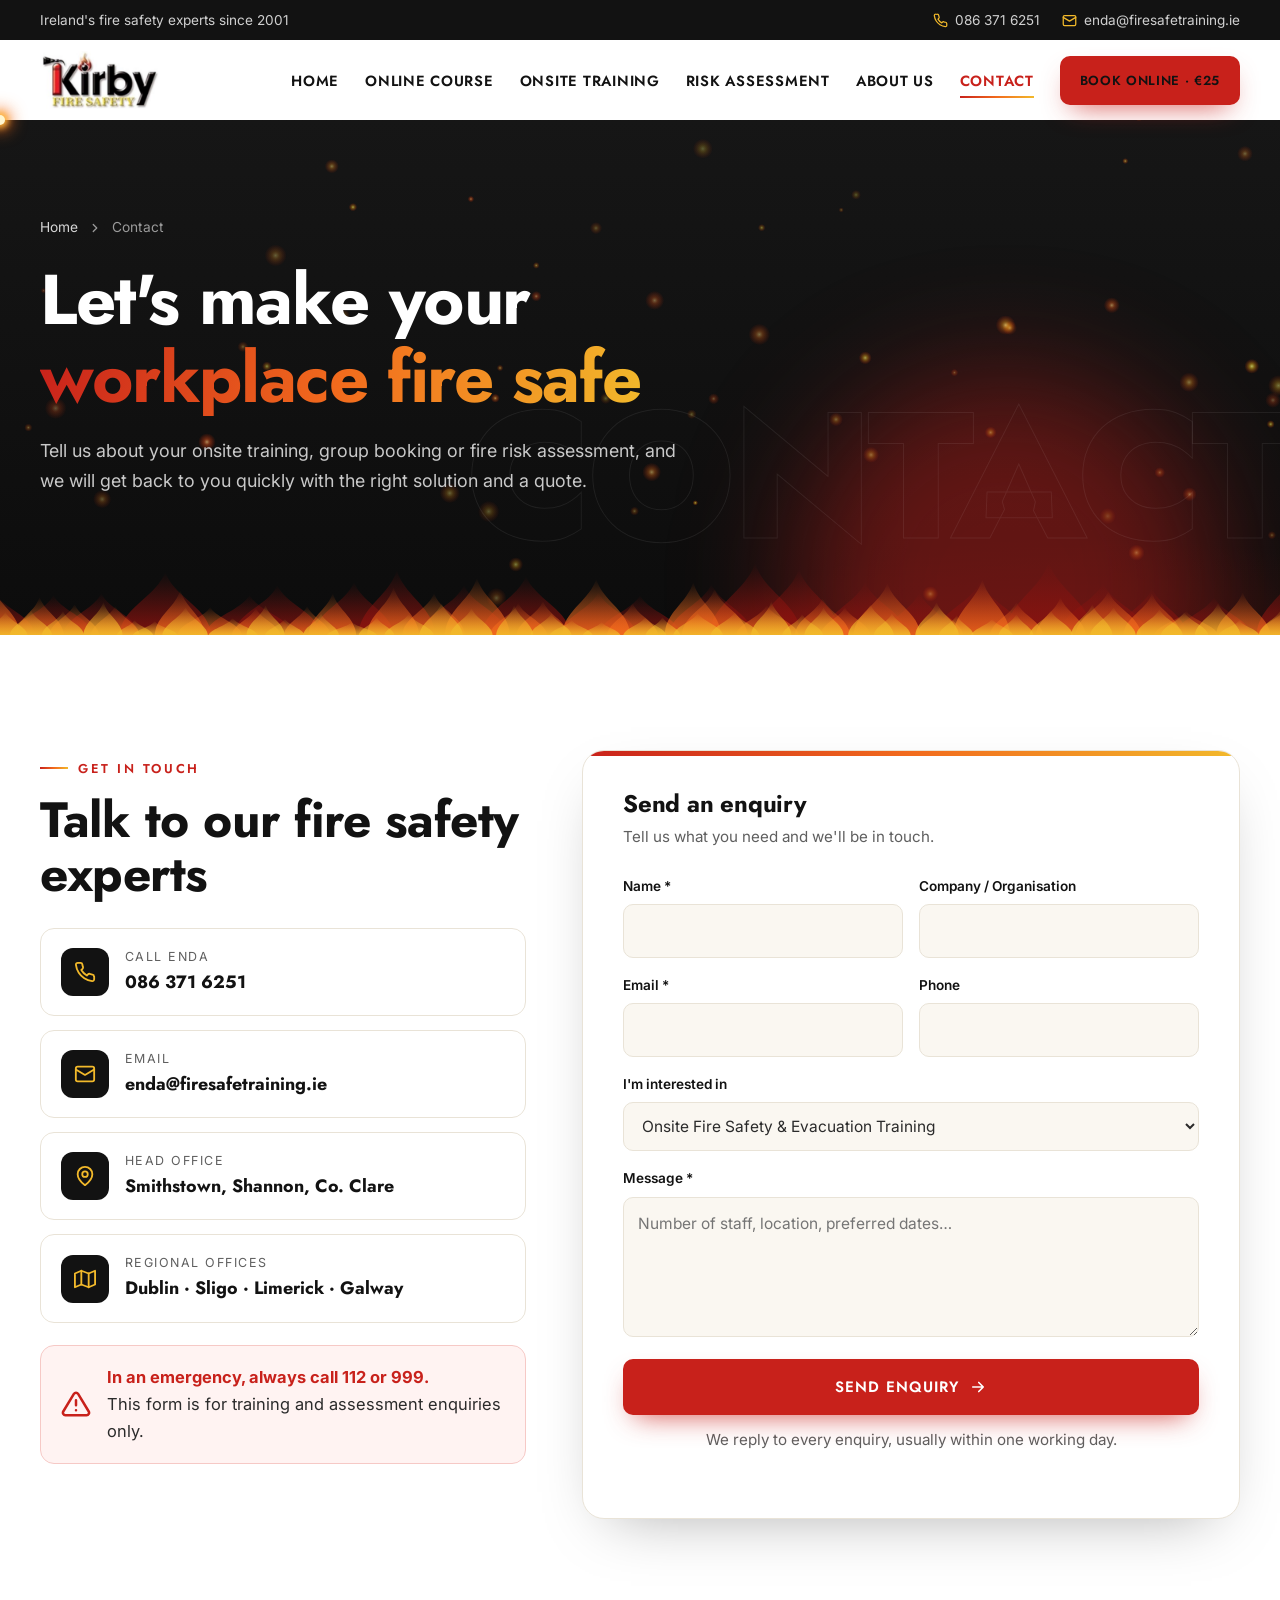
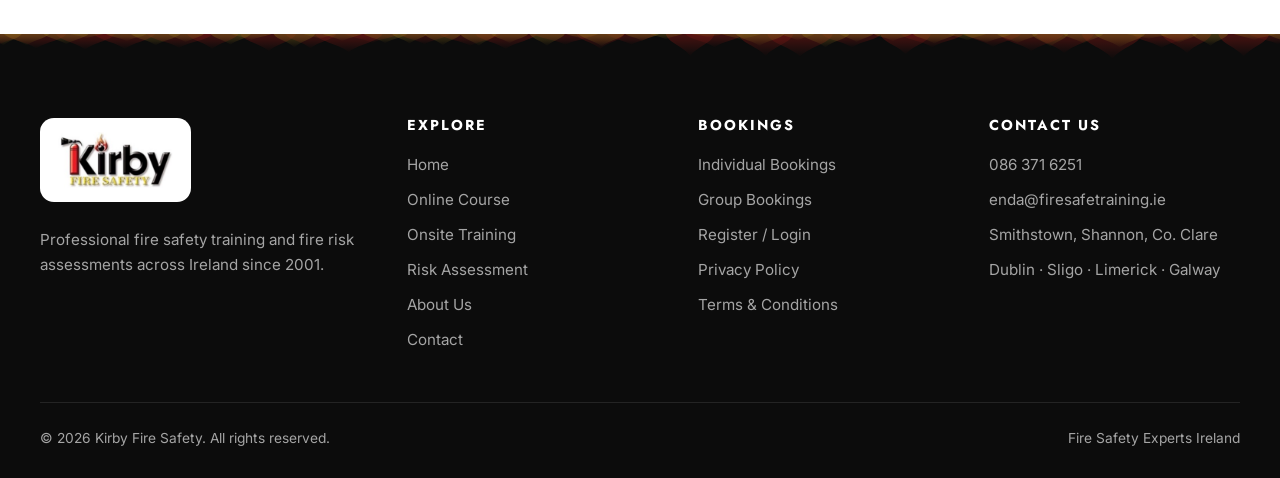
<file: contact.html>
<!DOCTYPE html>
<html lang="en-IE" class="no-js">
<head>
<meta charset="UTF-8">
<meta name="viewport" content="width=device-width, initial-scale=1.0">
<title>Contact Kirby Fire Safety | Fire Safety Training Ireland</title>
<meta name="description" content="Contact Kirby Fire Safety for onsite fire safety training, group bookings and fire risk assessments. Call 086 371 6251 or email enda@firesafetraining.ie.">
<meta name="theme-color" content="#121212">
<meta property="og:title" content="Contact Kirby Fire Safety | Fire Safety Training Ireland">
<meta property="og:description" content="Contact Kirby Fire Safety for onsite fire safety training, group bookings and fire risk assessments. Call 086 371 6251 or email enda@firesafetraining.ie.">
<meta property="og:type" content="website">
<meta property="og:image" content="assets/course-poster.jpg">
<link rel="icon" href="assets/favicon.svg" type="image/svg+xml">
<link rel="preconnect" href="https://fonts.googleapis.com">
<link rel="preconnect" href="https://fonts.gstatic.com" crossorigin>
<link href="https://fonts.googleapis.com/css2?family=Jost:wght@500;600;700;800&family=Inter:wght@400;500;600&display=swap" rel="stylesheet">
<link rel="stylesheet" href="assets/css/style.css?v=60f94bf8">
<script>(function(){var d=document.documentElement;d.classList.remove('no-js');})();</script>
</head>
<body>
<svg width="0" height="0" style="position:absolute" aria-hidden="true"><defs>
<symbol id="i-phone" viewBox="0 0 24 24" fill="none" stroke="currentColor" stroke-width="2" stroke-linecap="round" stroke-linejoin="round"><path d="M22 16.9v3a2 2 0 0 1-2.2 2 19.8 19.8 0 0 1-8.6-3.1 19.5 19.5 0 0 1-6-6A19.8 19.8 0 0 1 2.1 4.2 2 2 0 0 1 4.1 2h3a2 2 0 0 1 2 1.7c.1.9.4 1.8.7 2.7a2 2 0 0 1-.5 2.1L8 9.8a16 16 0 0 0 6 6l1.3-1.3a2 2 0 0 1 2.1-.4c.9.3 1.8.6 2.7.7a2 2 0 0 1 1.7 2z"/></symbol>
<symbol id="i-mail" viewBox="0 0 24 24" fill="none" stroke="currentColor" stroke-width="2" stroke-linecap="round" stroke-linejoin="round"><rect x="2" y="4" width="20" height="16" rx="2"/><path d="m22 7-10 6L2 7"/></symbol>
<symbol id="i-pin" viewBox="0 0 24 24" fill="none" stroke="currentColor" stroke-width="2" stroke-linecap="round" stroke-linejoin="round"><path d="M20 10c0 6-8 12-8 12S4 16 4 10a8 8 0 0 1 16 0z"/><circle cx="12" cy="10" r="3"/></symbol>
<symbol id="i-check" viewBox="0 0 24 24" fill="none" stroke="currentColor" stroke-width="2.4" stroke-linecap="round" stroke-linejoin="round"><circle cx="12" cy="12" r="10" stroke-width="2"/><path d="m8 12.5 2.5 2.5L16 9.5"/></symbol>
<symbol id="i-tick" viewBox="0 0 24 24" fill="none" stroke="currentColor" stroke-width="3.2" stroke-linecap="round" stroke-linejoin="round"><path d="m5 12.5 4.5 4.5L19 7.5"/></symbol>
<symbol id="i-arrow" viewBox="0 0 24 24" fill="none" stroke="currentColor" stroke-width="2.2" stroke-linecap="round" stroke-linejoin="round"><path d="M5 12h14M13 6l6 6-6 6"/></symbol>
<symbol id="i-chev" viewBox="0 0 24 24" fill="none" stroke="currentColor" stroke-width="2.2" stroke-linecap="round" stroke-linejoin="round"><path d="m9 6 6 6-6 6"/></symbol>
<symbol id="i-up" viewBox="0 0 24 24" fill="none" stroke="currentColor" stroke-width="2.6" stroke-linecap="round" stroke-linejoin="round"><path d="M12 19V5M5 12l7-7 7 7"/></symbol>
<symbol id="i-play" viewBox="0 0 24 24" fill="currentColor"><path d="M7 4.5v15a1 1 0 0 0 1.5.9l12-7.5a1 1 0 0 0 0-1.8l-12-7.5A1 1 0 0 0 7 4.5z"/></symbol>
<symbol id="i-laptop" viewBox="0 0 24 24" fill="none" stroke="currentColor" stroke-width="1.8" stroke-linecap="round" stroke-linejoin="round"><rect x="3" y="4" width="18" height="12" rx="2"/><path d="M2 20h20M10 9.5v3l3-1.5z"/></symbol>
<symbol id="i-group" viewBox="0 0 24 24" fill="none" stroke="currentColor" stroke-width="1.8" stroke-linecap="round" stroke-linejoin="round"><circle cx="12" cy="6" r="3"/><path d="M6.5 14a5.5 5.5 0 0 1 11 0"/><circle cx="5" cy="15.5" r="2"/><circle cx="12" cy="15.5" r="2"/><circle cx="19" cy="15.5" r="2"/><path d="M1.5 22a3.5 3.5 0 0 1 7 0M8.5 22a3.5 3.5 0 0 1 7 0M15.5 22a3.5 3.5 0 0 1 7 0"/></symbol>
<symbol id="i-flame" viewBox="0 0 24 24" fill="none" stroke="currentColor" stroke-width="1.8" stroke-linecap="round" stroke-linejoin="round"><path d="M12 22c4.4 0 7-2.9 7-6.8 0-4.6-3.6-7-4.6-11.2-2 1.3-3.4 3.5-3.4 6-1.3-.8-2-2.3-2-3.8C7 8 5 10.8 5 15.2 5 19.1 7.6 22 12 22z"/><path d="M12 22c-1.7 0-3-1.2-3-3 0-2 1.5-3 3-5 1.5 2 3 3 3 5 0 1.8-1.3 3-3 3z"/></symbol>
<symbol id="i-exit" viewBox="0 0 24 24" fill="none" stroke="currentColor" stroke-width="1.8" stroke-linecap="round" stroke-linejoin="round"><path d="M14 3h6v18h-6"/><circle cx="8" cy="5" r="1.6"/><path d="m5 21 2.5-6 2.5 2v4M7.5 15l1-5 3 2.5 2 .5M8.5 10 6 11l-1 3"/></symbol>
<symbol id="i-shield" viewBox="0 0 24 24" fill="none" stroke="currentColor" stroke-width="1.8" stroke-linecap="round" stroke-linejoin="round"><path d="M12 22s8-4 8-10V5l-8-3-8 3v7c0 6 8 10 8 10z"/><path d="m8.5 12 2.5 2.5 4.5-5"/></symbol>
<symbol id="i-warden" viewBox="0 0 24 24" fill="none" stroke="currentColor" stroke-width="1.8" stroke-linecap="round" stroke-linejoin="round"><circle cx="12" cy="6" r="3.2"/><path d="M5 22v-4a7 7 0 0 1 14 0v4"/><path d="M9 13.5 12 22l3-8.5"/><path d="M7.5 4.5c1.5-2.5 7.5-2.5 9 0"/></symbol>
<symbol id="i-heart" viewBox="0 0 24 24" fill="none" stroke="currentColor" stroke-width="1.8" stroke-linecap="round" stroke-linejoin="round"><path d="M19.5 13.5 12 21l-7.5-7.5A5 5 0 0 1 12 6.5a5 5 0 0 1 7.5 7z"/><path d="M12 10v6M9 13h6"/></symbol>
<symbol id="i-alarm" viewBox="0 0 24 24" fill="none" stroke="currentColor" stroke-width="1.8" stroke-linecap="round" stroke-linejoin="round"><circle cx="12" cy="13" r="7"/><circle cx="12" cy="13" r="2.5"/><path d="M5 4 2.5 6.5M19 4l2.5 2.5"/></symbol>
<symbol id="i-ext" viewBox="0 0 24 24" fill="none" stroke="currentColor" stroke-width="1.8" stroke-linecap="round" stroke-linejoin="round"><rect x="7" y="8" width="8" height="14" rx="3"/><path d="M9 8V5h4v3M13 5h3l3-2M11 5V3"/></symbol>
<symbol id="i-door" viewBox="0 0 24 24" fill="none" stroke="currentColor" stroke-width="1.8" stroke-linecap="round" stroke-linejoin="round"><path d="M4 22h16M6 22V3h12v19"/><circle cx="14.5" cy="12.5" r="1"/></symbol>
<symbol id="i-sign" viewBox="0 0 24 24" fill="none" stroke="currentColor" stroke-width="1.8" stroke-linecap="round" stroke-linejoin="round"><rect x="2" y="6" width="20" height="12" rx="2"/><path d="m14 9 3 3-3 3M17 12H7"/></symbol>
<symbol id="i-bolt" viewBox="0 0 24 24" fill="none" stroke="currentColor" stroke-width="1.8" stroke-linecap="round" stroke-linejoin="round"><path d="M13 2 4 14h7l-1 8 9-12h-7z"/></symbol>
<symbol id="i-doc" viewBox="0 0 24 24" fill="none" stroke="currentColor" stroke-width="1.8" stroke-linecap="round" stroke-linejoin="round"><path d="M14 2H6a2 2 0 0 0-2 2v16a2 2 0 0 0 2 2h12a2 2 0 0 0 2-2V8z"/><path d="M14 2v6h6M8 13h8M8 17h5"/></symbol>
<symbol id="i-clock" viewBox="0 0 24 24" fill="none" stroke="currentColor" stroke-width="2" stroke-linecap="round" stroke-linejoin="round"><circle cx="12" cy="12" r="10"/><path d="M12 6v6l4 2"/></symbol>
<symbol id="i-device" viewBox="0 0 24 24" fill="none" stroke="currentColor" stroke-width="2" stroke-linecap="round" stroke-linejoin="round"><rect x="5" y="2" width="14" height="20" rx="2"/><path d="M11 18h2"/></symbol>
<symbol id="i-award" viewBox="0 0 24 24" fill="none" stroke="currentColor" stroke-width="2" stroke-linecap="round" stroke-linejoin="round"><circle cx="12" cy="9" r="6"/><path d="m8.2 13.8-1.7 8.2 5.5-3 5.5 3-1.7-8.2"/></symbol>
<symbol id="i-pause" viewBox="0 0 24 24" fill="none" stroke="currentColor" stroke-width="2" stroke-linecap="round" stroke-linejoin="round"><circle cx="12" cy="12" r="10"/><path d="M10 9v6M14 9v6"/></symbol>
<symbol id="i-quote" viewBox="0 0 24 24" fill="currentColor"><path d="M3 21c3 0 7-1 7-8V5H3v8h4c0 4-2 5-4 5zm11 0c3 0 7-1 7-8V5h-7v8h4c0 4-2 5-4 5z"/></symbol>
<symbol id="i-building" viewBox="0 0 24 24" fill="none" stroke="currentColor" stroke-width="2" stroke-linecap="round" stroke-linejoin="round"><path d="M3 22h18M6 22V4h12v18M10 8h4M10 12h4M10 16h4"/></symbol>
<symbol id="i-home" viewBox="0 0 24 24" fill="none" stroke="currentColor" stroke-width="2" stroke-linecap="round" stroke-linejoin="round"><path d="m3 10 9-7 9 7v11a1 1 0 0 1-1 1h-5v-7H9v7H4a1 1 0 0 1-1-1z"/></symbol>
<symbol id="i-therm" viewBox="0 0 24 24" fill="none" stroke="currentColor" stroke-width="2" stroke-linecap="round" stroke-linejoin="round"><path d="M14 14.8V4a2 2 0 0 0-4 0v10.8a4 4 0 1 0 4 0z"/></symbol>
<symbol id="i-log" viewBox="0 0 24 24" fill="none" stroke="currentColor" stroke-width="2" stroke-linecap="round" stroke-linejoin="round"><ellipse cx="18" cy="12" rx="3" ry="5"/><path d="M18 7H6a3 5 0 0 0 0 10h12"/><path d="M8 10h5M7 14h6"/></symbol>
<symbol id="i-wind" viewBox="0 0 24 24" fill="none" stroke="currentColor" stroke-width="2" stroke-linecap="round" stroke-linejoin="round"><path d="M3 8h11a3 3 0 1 0-3-3M3 12h16a3 3 0 1 1-3 3M3 16h7"/></symbol>
<symbol id="i-map" viewBox="0 0 24 24" fill="none" stroke="currentColor" stroke-width="2" stroke-linecap="round" stroke-linejoin="round"><path d="m1 6 7-3 8 3 7-3v15l-7 3-8-3-7 3z"/><path d="M8 3v15M16 6v15"/></symbol>
<symbol id="i-target" viewBox="0 0 24 24" fill="none" stroke="currentColor" stroke-width="2" stroke-linecap="round" stroke-linejoin="round"><circle cx="12" cy="12" r="10"/><circle cx="12" cy="12" r="6"/><circle cx="12" cy="12" r="2"/></symbol>
<symbol id="i-alert" viewBox="0 0 24 24" fill="none" stroke="currentColor" stroke-width="2" stroke-linecap="round" stroke-linejoin="round"><path d="M10.3 3.9 1.8 18a2 2 0 0 0 1.7 3h17a2 2 0 0 0 1.7-3L13.7 3.9a2 2 0 0 0-3.4 0z"/><path d="M12 9v4M12 17h.01"/></symbol>
<symbol id="i-user" viewBox="0 0 24 24" fill="none" stroke="currentColor" stroke-width="2" stroke-linecap="round" stroke-linejoin="round"><circle cx="12" cy="8" r="4"/><path d="M4 21a8 8 0 0 1 16 0"/></symbol>
</defs></svg>
<div class="page">
<div class="topbar"><div class="wrap">
  <span class="tagline">Ireland's fire safety experts since 2001</span>
  <div class="links">
    <a href="tel:+353863716251"><svg aria-hidden="true"><use href="#i-phone"/></svg>086 371 6251</a>
    <a href="mailto:enda@firesafetraining.ie" class="hide-sm"><svg aria-hidden="true"><use href="#i-mail"/></svg>enda@firesafetraining.ie</a>
  </div>
</div></div>
<header class="site" id="header">
  <nav class="wrap nav" aria-label="Main">
    <a href="index.html" class="brand" aria-label="Kirby Fire Safety home"><img src="assets/logo-tight.jpg" alt="Kirby Fire Safety" width="600" height="292"></a>
    <button class="burger" id="burger" aria-label="Menu" aria-expanded="false" aria-controls="menu"><span></span></button>
    <ul class="menu" id="menu"><li><a href="index.html">Home</a></li><li><a href="online-course.html">Online Course</a></li><li><a href="onsite-training.html">Onsite Training</a></li><li><a href="fire-risk-assessment.html">Risk Assessment</a></li><li><a href="about.html">About Us</a></li><li><a href="contact.html" class="active" aria-current="page">Contact</a></li><li><a href="online-course.html#register" class="btn btn-red">Book Online · €25</a></li></ul>
  </nav>
  <div class="fuse" aria-hidden="true"><span></span></div>
</header>
<main>
<section class="page-hero">
  <canvas class="embers-canvas" data-density="45"></canvas>
  <div class="glow" style="width:420px;height:420px;right:5%;bottom:-160px;background:rgba(200,33,27,.45)"></div>
  <span class="ghost-word" aria-hidden="true">CONTACT</span>
  <div class="wrap">
    <nav class="crumbs fade-up" style="--fd:.05s" aria-label="Breadcrumb"><a href="index.html">Home</a><svg aria-hidden="true"><use href="#i-chev"/></svg><span>Contact</span></nav>
    <h1><span class="line"><span>Let's make your</span></span><span class="line"><span><span class="fire-text">workplace fire safe</span></span></span></h1>
    <p class="fade-up" style="--fd:.45s">Tell us about your onsite training, group booking or fire risk assessment, and we will get back to you quickly with the right solution and a quote.</p>
    
  </div>
  <div class="flames" aria-hidden="true"><svg viewBox="0 0 1200 110" preserveAspectRatio="none"><defs><linearGradient id="fg70" x1="0" y1="1" x2="0" y2="0"><stop offset="0" stop-color="#8E130F" stop-opacity="0.9"/><stop offset="1" stop-color="#8E130F" stop-opacity="0"/></linearGradient><linearGradient id="fg71" x1="0" y1="1" x2="0" y2="0"><stop offset="0" stop-color="#F26B1D" stop-opacity="0.9"/><stop offset="1" stop-color="#F26B1D" stop-opacity="0"/></linearGradient><linearGradient id="fg72" x1="0" y1="1" x2="0" y2="0"><stop offset="0" stop-color="#F2B92B" stop-opacity="1"/><stop offset="1" stop-color="#F2B92B" stop-opacity="0"/></linearGradient></defs><g fill="url(#fg70)"><path class="t" style="--d:0.97s;--dl:-1.07s" d="M-45,110 C-45,89 -14,82 -6,64 C2,82 33,89 33,110Z"/><path class="t" style="--d:0.93s;--dl:-0.87s" d="M13,110 C13,91 43,85 50,68 C58,85 87,91 87,110Z"/><path class="t" style="--d:1.64s;--dl:-0.25s" d="M59,110 C59,90 88,84 95,66 C102,84 131,90 131,110Z"/><path class="t" style="--d:1.42s;--dl:-0.79s" d="M112,110 C112,81 146,71 155,45 C163,71 198,81 198,110Z"/><path class="t" style="--d:1.16s;--dl:-0.29s" d="M192,110 C192,91 225,85 234,68 C242,85 275,91 275,110Z"/><path class="t" style="--d:1.06s;--dl:-1.16s" d="M219,110 C219,86 252,79 260,58 C268,79 301,86 301,110Z"/><path class="t" style="--d:0.96s;--dl:-0.12s" d="M294,110 C294,85 324,77 332,55 C339,77 369,85 369,110Z"/><path class="t" style="--d:1.18s;--dl:-1.17s" d="M336,110 C336,80 365,70 372,43 C379,70 408,80 408,110Z"/><path class="t" style="--d:1.53s;--dl:-0.49s" d="M394,110 C394,87 427,79 435,58 C443,79 476,87 476,110Z"/><path class="t" style="--d:1.56s;--dl:-0.58s" d="M451,110 C451,83 485,73 493,49 C502,73 535,83 535,110Z"/><path class="t" style="--d:1.58s;--dl:-0.30s" d="M525,110 C525,90 554,83 561,65 C568,83 597,90 597,110Z"/><path class="t" style="--d:1.59s;--dl:-1.15s" d="M561,110 C561,91 592,85 600,68 C607,85 639,91 639,110Z"/><path class="t" style="--d:1.43s;--dl:-1.16s" d="M627,110 C627,86 659,78 667,57 C675,78 706,86 706,110Z"/><path class="t" style="--d:1.33s;--dl:-1.33s" d="M665,110 C665,77 699,66 708,36 C716,66 751,77 751,110Z"/><path class="t" style="--d:1.79s;--dl:-1.64s" d="M710,110 C710,79 741,69 749,42 C757,69 788,79 788,110Z"/><path class="t" style="--d:0.92s;--dl:-0.92s" d="M772,110 C772,85 803,77 811,55 C819,77 850,85 850,110Z"/><path class="t" style="--d:1.59s;--dl:-0.26s" d="M831,110 C831,90 856,83 862,65 C868,83 893,90 893,110Z"/><path class="t" style="--d:0.97s;--dl:-0.90s" d="M877,110 C877,85 911,77 919,54 C927,77 961,85 961,110Z"/><path class="t" style="--d:1.68s;--dl:-0.56s" d="M942,110 C942,76 975,65 983,35 C992,65 1025,76 1025,110Z"/><path class="t" style="--d:1.76s;--dl:-0.30s" d="M992,110 C992,86 1025,77 1034,56 C1042,77 1076,86 1076,110Z"/><path class="t" style="--d:1.34s;--dl:-1.18s" d="M1047,110 C1047,88 1074,80 1080,61 C1087,80 1113,88 1113,110Z"/><path class="t" style="--d:1.23s;--dl:-1.13s" d="M1102,110 C1102,92 1131,86 1138,70 C1145,86 1173,92 1173,110Z"/><path class="t" style="--d:1.46s;--dl:-1.35s" d="M1178,110 C1178,80 1207,69 1215,42 C1222,69 1252,80 1252,110Z"/></g><g fill="url(#fg71)"><path class="t" style="--d:1.69s;--dl:-1.60s" d="M-41,110 C-41,85 -17,76 -11,53 C-5,76 19,85 19,110Z"/><path class="t" style="--d:1.47s;--dl:-0.12s" d="M14,110 C14,92 33,86 37,70 C42,86 60,92 60,110Z"/><path class="t" style="--d:1.21s;--dl:-0.11s" d="M46,110 C46,95 65,90 70,77 C74,90 93,95 93,110Z"/><path class="t" style="--d:1.23s;--dl:-0.05s" d="M85,110 C85,96 103,91 108,79 C113,91 131,96 131,110Z"/><path class="t" style="--d:1.13s;--dl:-0.69s" d="M145,110 C145,89 164,82 169,63 C174,82 192,89 192,110Z"/><path class="t" style="--d:1.79s;--dl:-0.93s" d="M166,110 C166,96 191,92 197,80 C203,92 227,96 227,110Z"/><path class="t" style="--d:1.21s;--dl:-0.53s" d="M217,110 C217,97 235,93 240,81 C244,93 263,97 263,110Z"/><path class="t" style="--d:1.76s;--dl:-1.06s" d="M266,110 C266,96 283,91 288,79 C292,91 310,96 310,110Z"/><path class="t" style="--d:1.38s;--dl:-1.96s" d="M289,110 C289,90 307,83 312,66 C316,83 334,90 334,110Z"/><path class="t" style="--d:1.23s;--dl:-0.33s" d="M344,110 C344,88 364,80 369,60 C374,80 393,88 393,110Z"/><path class="t" style="--d:1.20s;--dl:-0.45s" d="M377,110 C377,90 401,84 407,66 C412,84 436,90 436,110Z"/><path class="t" style="--d:1.63s;--dl:-1.64s" d="M417,110 C417,83 441,74 447,51 C454,74 478,83 478,110Z"/><path class="t" style="--d:1.22s;--dl:-0.06s" d="M459,110 C459,95 480,90 486,76 C491,90 513,95 513,110Z"/><path class="t" style="--d:1.52s;--dl:-1.91s" d="M484,110 C484,94 504,89 509,74 C514,89 533,94 533,110Z"/><path class="t" style="--d:1.76s;--dl:-0.73s" d="M527,110 C527,84 552,75 559,52 C565,75 591,84 591,110Z"/><path class="t" style="--d:1.08s;--dl:-1.25s" d="M569,110 C569,95 588,90 593,76 C598,90 617,95 617,110Z"/><path class="t" style="--d:1.49s;--dl:-1.60s" d="M623,110 C623,85 644,77 650,55 C655,77 676,85 676,110Z"/><path class="t" style="--d:1.60s;--dl:-1.50s" d="M639,110 C639,88 664,81 670,62 C676,81 701,88 701,110Z"/><path class="t" style="--d:1.20s;--dl:-1.60s" d="M690,110 C690,96 713,91 719,78 C725,91 749,96 749,110Z"/><path class="t" style="--d:1.75s;--dl:-1.45s" d="M745,110 C745,92 766,86 771,71 C777,86 797,92 797,110Z"/><path class="t" style="--d:1.71s;--dl:-1.61s" d="M769,110 C769,96 787,92 792,80 C797,92 816,96 816,110Z"/><path class="t" style="--d:1.49s;--dl:-0.70s" d="M800,110 C800,86 825,78 832,56 C838,78 863,86 863,110Z"/><path class="t" style="--d:1.77s;--dl:-1.30s" d="M859,110 C859,96 877,92 881,80 C886,92 903,96 903,110Z"/><path class="t" style="--d:1.68s;--dl:-1.65s" d="M894,110 C894,84 915,75 921,52 C926,75 947,84 947,110Z"/><path class="t" style="--d:1.12s;--dl:-1.17s" d="M928,110 C928,94 948,89 953,75 C958,89 978,94 978,110Z"/><path class="t" style="--d:1.72s;--dl:-0.71s" d="M971,110 C971,92 990,86 994,70 C999,86 1018,92 1018,110Z"/><path class="t" style="--d:1.28s;--dl:-1.84s" d="M1008,110 C1008,89 1033,82 1039,64 C1045,82 1070,89 1070,110Z"/><path class="t" style="--d:0.92s;--dl:-0.88s" d="M1053,110 C1053,90 1075,84 1080,66 C1085,84 1107,90 1107,110Z"/><path class="t" style="--d:1.06s;--dl:-0.95s" d="M1082,110 C1082,98 1106,94 1112,84 C1118,94 1142,98 1142,110Z"/><path class="t" style="--d:1.37s;--dl:-1.11s" d="M1140,110 C1140,90 1160,83 1165,65 C1170,83 1191,90 1191,110Z"/><path class="t" style="--d:1.12s;--dl:-0.55s" d="M1179,110 C1179,97 1201,92 1207,80 C1212,92 1234,97 1234,110Z"/></g><g fill="url(#fg72)"><path class="t" style="--d:1.58s;--dl:-1.82s" d="M-16,110 C-16,99 1,95 5,85 C9,95 26,99 26,110Z"/><path class="t" style="--d:1.36s;--dl:-1.39s" d="M9,110 C9,98 25,94 29,83 C33,94 49,98 49,110Z"/><path class="t" style="--d:1.75s;--dl:-1.40s" d="M39,110 C39,98 55,95 59,84 C63,95 79,98 79,110Z"/><path class="t" style="--d:1.40s;--dl:-1.89s" d="M78,110 C78,94 93,89 97,75 C100,89 115,94 115,110Z"/><path class="t" style="--d:1.30s;--dl:-0.15s" d="M109,110 C109,102 123,100 126,93 C130,100 144,102 144,110Z"/><path class="t" style="--d:1.61s;--dl:-1.79s" d="M124,110 C124,103 141,101 145,94 C150,101 167,103 167,110Z"/><path class="t" style="--d:1.03s;--dl:-1.77s" d="M152,110 C152,97 169,92 174,80 C178,92 195,97 195,110Z"/><path class="t" style="--d:1.26s;--dl:-0.97s" d="M195,110 C195,102 214,99 218,91 C223,99 242,102 242,110Z"/><path class="t" style="--d:1.29s;--dl:-1.03s" d="M231,110 C231,95 245,91 249,78 C252,91 267,95 267,110Z"/><path class="t" style="--d:1.55s;--dl:-0.04s" d="M248,110 C248,102 263,99 267,92 C271,99 286,102 286,110Z"/><path class="t" style="--d:1.20s;--dl:-1.25s" d="M284,110 C284,99 298,96 301,86 C304,96 318,99 318,110Z"/><path class="t" style="--d:1.61s;--dl:-1.94s" d="M306,110 C306,103 325,101 330,95 C335,101 354,103 354,110Z"/><path class="t" style="--d:1.60s;--dl:-0.54s" d="M336,110 C336,101 350,98 353,90 C356,98 370,101 370,110Z"/><path class="t" style="--d:1.64s;--dl:-0.52s" d="M360,110 C360,100 379,96 383,87 C388,96 407,100 407,110Z"/><path class="t" style="--d:1.53s;--dl:-0.18s" d="M393,110 C393,95 410,89 414,76 C418,89 434,95 434,110Z"/><path class="t" style="--d:0.97s;--dl:-1.88s" d="M422,110 C422,97 438,93 442,81 C446,93 462,97 462,110Z"/><path class="t" style="--d:1.67s;--dl:-0.13s" d="M465,110 C465,96 479,91 482,78 C486,91 500,96 500,110Z"/><path class="t" style="--d:1.40s;--dl:-1.85s" d="M497,110 C497,99 513,96 517,86 C520,96 536,99 536,110Z"/><path class="t" style="--d:1.11s;--dl:-0.22s" d="M515,110 C515,102 532,100 536,93 C540,100 556,102 556,110Z"/><path class="t" style="--d:1.18s;--dl:-0.61s" d="M546,110 C546,103 560,101 564,95 C568,101 582,103 582,110Z"/><path class="t" style="--d:1.06s;--dl:-0.69s" d="M584,110 C584,101 601,98 605,90 C609,98 625,101 625,110Z"/><path class="t" style="--d:1.56s;--dl:-1.10s" d="M605,110 C605,101 618,98 621,90 C625,98 638,101 638,110Z"/><path class="t" style="--d:1.00s;--dl:-1.64s" d="M631,110 C631,99 650,95 654,86 C659,95 678,99 678,110Z"/><path class="t" style="--d:1.25s;--dl:-1.01s" d="M666,110 C666,99 684,95 689,85 C693,95 712,99 712,110Z"/><path class="t" style="--d:1.65s;--dl:-1.41s" d="M704,110 C704,94 720,89 723,74 C727,89 742,94 742,110Z"/><path class="t" style="--d:0.95s;--dl:-0.26s" d="M733,110 C733,100 749,96 752,87 C756,96 772,100 772,110Z"/><path class="t" style="--d:1.05s;--dl:-0.17s" d="M754,110 C754,96 769,92 772,80 C776,92 791,96 791,110Z"/><path class="t" style="--d:1.15s;--dl:-0.48s" d="M795,110 C795,95 812,90 816,77 C820,90 838,95 838,110Z"/><path class="t" style="--d:1.30s;--dl:-0.53s" d="M819,110 C819,99 833,96 836,86 C840,96 854,99 854,110Z"/><path class="t" style="--d:1.12s;--dl:-1.93s" d="M858,110 C858,94 874,89 878,75 C882,89 899,94 899,110Z"/><path class="t" style="--d:1.24s;--dl:-0.95s" d="M880,110 C880,100 893,97 897,88 C900,97 913,100 913,110Z"/><path class="t" style="--d:0.90s;--dl:-0.53s" d="M910,110 C910,102 926,99 930,92 C934,99 950,102 950,110Z"/><path class="t" style="--d:0.92s;--dl:-0.61s" d="M936,110 C936,100 949,96 953,87 C956,96 969,100 969,110Z"/><path class="t" style="--d:1.58s;--dl:-1.32s" d="M965,110 C965,98 981,94 985,83 C989,94 1006,98 1006,110Z"/><path class="t" style="--d:1.19s;--dl:-1.97s" d="M1004,110 C1004,95 1020,90 1024,77 C1028,90 1043,95 1043,110Z"/><path class="t" style="--d:0.94s;--dl:-1.67s" d="M1022,110 C1022,97 1039,92 1044,80 C1048,92 1065,97 1065,110Z"/><path class="t" style="--d:1.63s;--dl:-0.28s" d="M1065,110 C1065,97 1083,93 1087,82 C1091,93 1109,97 1109,110Z"/><path class="t" style="--d:1.62s;--dl:-1.65s" d="M1088,110 C1088,99 1106,95 1110,85 C1115,95 1133,99 1133,110Z"/><path class="t" style="--d:1.52s;--dl:-0.46s" d="M1120,110 C1120,95 1137,90 1142,76 C1146,90 1163,95 1163,110Z"/><path class="t" style="--d:0.99s;--dl:-1.67s" d="M1142,110 C1142,102 1158,100 1162,93 C1165,100 1181,102 1181,110Z"/><path class="t" style="--d:1.51s;--dl:-0.98s" d="M1180,110 C1180,97 1197,93 1201,82 C1205,93 1222,97 1222,110Z"/></g></svg></div>
</section>
<section class="section">
  <div class="wrap contact-grid">
    <div class="reveal left">
      <span class="eyebrow">Get In Touch</span>
      <h2 class="h2">Talk to our fire safety experts</h2>
      <div class="cinfo" style="margin-top:26px">
        <a href="tel:+353863716251"><span class="ic"><svg aria-hidden="true"><use href="#i-phone"/></svg></span><span><small>Call Enda</small><b>086 371 6251</b></span></a>
        <a href="mailto:enda@firesafetraining.ie"><span class="ic"><svg aria-hidden="true"><use href="#i-mail"/></svg></span><span><small>Email</small><b>enda@firesafetraining.ie</b></span></a>
        <div class="ci"><span class="ic"><svg aria-hidden="true"><use href="#i-pin"/></svg></span><span><small>Head Office</small><b>Smithstown, Shannon, Co. Clare</b></span></div>
        <div class="ci"><span class="ic"><svg aria-hidden="true"><use href="#i-map"/></svg></span><span><small>Regional Offices</small><b>Dublin · Sligo · Limerick · Galway</b></span></div>
      </div>
      <div class="emergency"><svg aria-hidden="true"><use href="#i-alert"/></svg><p><b>In an emergency, always call 112 or 999.</b><br>This form is for training and assessment enquiries only.</p></div>
    </div>
    
    <form class="card enquiry-form reveal right" id="enquiry" novalidate>
      <h3>Send an enquiry</h3>
      <p>Tell us what you need and we'll be in touch.</p>
      <div class="fields">
        <div class="field"><label for="f-name">Name *</label><input id="f-name" name="name" required autocomplete="name"></div>
        <div class="field"><label for="f-company">Company / Organisation</label><input id="f-company" name="company" autocomplete="organization"></div>
        <div class="field"><label for="f-email">Email *</label><input id="f-email" name="email" type="email" required autocomplete="email"></div>
        <div class="field"><label for="f-phone">Phone</label><input id="f-phone" name="phone" type="tel" autocomplete="tel"></div>
        <div class="field full"><label for="f-service">I'm interested in</label><select id="f-service" name="service"><option>Onsite Fire Safety &amp; Evacuation Training</option><option>Advanced Onsite Training (Residential / Care Home)</option><option>Fire Warden / Marshal Training</option><option>Online Course: Group Registration</option><option>Fire Risk Assessment / Inspection</option><option>Something else</option></select></div>
        <div class="field full"><label for="f-msg">Message *</label><textarea id="f-msg" name="message" required placeholder="Number of staff, location, preferred dates…"></textarea></div>
        <input type="text" name="_honey" class="hp" tabindex="-1" autocomplete="off" aria-hidden="true">
      </div>
      <button type="submit" class="btn btn-red">Send Enquiry <svg aria-hidden="true"><use href="#i-arrow"/></svg></button>
      <p class="form-note" role="status" aria-live="polite">We reply to every enquiry, usually within one working day.</p>
      <div class="form-success" hidden>
        <div class="ok-icon"><svg aria-hidden="true"><use href="#i-tick"/></svg></div>
        <h3>Thank you!</h3>
        <p>Your enquiry has been sent to our team. We'll be in touch shortly.</p>
      </div>
    </form>
  </div>
</section>
</main>
<footer>
  <div class="flames" aria-hidden="true"><svg viewBox="0 0 1200 110" preserveAspectRatio="none"><defs><linearGradient id="fg990" x1="0" y1="1" x2="0" y2="0"><stop offset="0" stop-color="#C8211B" stop-opacity="0.7"/><stop offset="1" stop-color="#C8211B" stop-opacity="0"/></linearGradient><linearGradient id="fg991" x1="0" y1="1" x2="0" y2="0"><stop offset="0" stop-color="#F2B92B" stop-opacity="0.6"/><stop offset="1" stop-color="#F2B92B" stop-opacity="0"/></linearGradient></defs><g fill="url(#fg990)"><path class="t" style="--d:1.12s;--dl:-1.52s" d="M-26,110 C-26,98 -7,94 -2,84 C2,94 21,98 21,110Z"/><path class="t" style="--d:1.38s;--dl:-1.88s" d="M5,110 C5,96 28,91 34,79 C40,91 63,96 63,110Z"/><path class="t" style="--d:1.10s;--dl:-1.80s" d="M52,110 C52,95 74,90 80,77 C85,90 108,95 108,110Z"/><path class="t" style="--d:1.04s;--dl:-1.32s" d="M88,110 C88,96 111,91 117,78 C123,91 146,96 146,110Z"/><path class="t" style="--d:1.38s;--dl:-1.55s" d="M137,110 C137,96 162,92 168,80 C175,92 200,96 200,110Z"/><path class="t" style="--d:0.91s;--dl:-0.41s" d="M175,110 C175,96 194,91 199,78 C204,91 224,96 224,110Z"/><path class="t" style="--d:1.71s;--dl:-1.21s" d="M225,110 C225,94 246,88 252,74 C257,88 278,94 278,110Z"/><path class="t" style="--d:1.73s;--dl:-0.32s" d="M267,110 C267,96 287,92 291,79 C296,92 316,96 316,110Z"/><path class="t" style="--d:1.75s;--dl:-1.32s" d="M295,110 C295,93 321,87 327,72 C333,87 359,93 359,110Z"/><path class="t" style="--d:1.64s;--dl:-0.16s" d="M322,110 C322,101 344,98 349,89 C354,98 376,101 376,110Z"/><path class="t" style="--d:0.91s;--dl:-0.66s" d="M373,110 C373,100 393,96 398,87 C403,96 423,100 423,110Z"/><path class="t" style="--d:0.95s;--dl:-0.42s" d="M411,110 C411,98 435,94 441,84 C447,94 470,98 470,110Z"/><path class="t" style="--d:1.22s;--dl:-1.39s" d="M445,110 C445,96 468,91 474,78 C480,91 504,96 504,110Z"/><path class="t" style="--d:1.44s;--dl:-1.49s" d="M499,110 C499,99 524,96 530,86 C536,96 561,99 561,110Z"/><path class="t" style="--d:1.03s;--dl:-0.35s" d="M540,110 C540,95 558,91 563,78 C567,91 586,95 586,110Z"/><path class="t" style="--d:1.40s;--dl:-1.54s" d="M568,110 C568,99 587,95 592,86 C597,95 616,99 616,110Z"/><path class="t" style="--d:1.64s;--dl:-0.37s" d="M624,110 C624,90 643,83 647,65 C652,83 670,90 670,110Z"/><path class="t" style="--d:0.94s;--dl:-0.43s" d="M642,110 C642,97 664,93 670,81 C675,93 698,97 698,110Z"/><path class="t" style="--d:1.27s;--dl:-0.74s" d="M692,110 C692,90 712,83 718,65 C723,83 744,90 744,110Z"/><path class="t" style="--d:1.55s;--dl:-0.80s" d="M719,110 C719,89 744,82 750,64 C756,82 781,89 781,110Z"/><path class="t" style="--d:1.49s;--dl:-0.62s" d="M770,110 C770,97 793,92 799,81 C804,92 827,97 827,110Z"/><path class="t" style="--d:1.63s;--dl:-1.35s" d="M825,110 C825,91 844,85 849,68 C854,85 873,91 873,110Z"/><path class="t" style="--d:0.97s;--dl:-0.88s" d="M844,110 C844,97 868,93 874,81 C880,93 904,97 904,110Z"/><path class="t" style="--d:1.72s;--dl:-1.75s" d="M904,110 C904,98 926,93 931,82 C937,93 958,98 958,110Z"/><path class="t" style="--d:1.13s;--dl:-1.76s" d="M936,110 C936,94 961,88 967,74 C973,88 998,94 998,110Z"/><path class="t" style="--d:1.15s;--dl:-1.36s" d="M970,110 C970,92 992,86 998,70 C1003,86 1026,92 1026,110Z"/><path class="t" style="--d:1.30s;--dl:-0.76s" d="M1014,110 C1014,88 1037,80 1043,60 C1048,80 1071,88 1071,110Z"/><path class="t" style="--d:1.52s;--dl:-1.93s" d="M1061,110 C1061,96 1084,92 1089,80 C1095,92 1118,96 1118,110Z"/><path class="t" style="--d:1.48s;--dl:-1.31s" d="M1089,110 C1089,92 1108,86 1113,70 C1117,86 1136,92 1136,110Z"/><path class="t" style="--d:1.67s;--dl:-0.69s" d="M1142,110 C1142,89 1161,82 1166,64 C1171,82 1190,89 1190,110Z"/><path class="t" style="--d:0.90s;--dl:-0.62s" d="M1170,110 C1170,99 1192,96 1198,87 C1203,96 1225,99 1225,110Z"/></g><g fill="url(#fg991)"><path class="t" style="--d:1.61s;--dl:-0.89s" d="M-15,110 C-15,99 -0,95 3,85 C7,95 21,99 21,110Z"/><path class="t" style="--d:1.32s;--dl:-1.06s" d="M3,110 C3,99 20,95 25,85 C29,95 47,99 47,110Z"/><path class="t" style="--d:1.59s;--dl:-0.40s" d="M40,110 C40,100 58,96 62,87 C67,96 84,100 84,110Z"/><path class="t" style="--d:1.42s;--dl:-1.92s" d="M63,110 C63,105 78,103 81,98 C85,103 100,105 100,110Z"/><path class="t" style="--d:1.75s;--dl:-1.18s" d="M98,110 C98,102 114,100 119,93 C123,100 139,102 139,110Z"/><path class="t" style="--d:1.61s;--dl:-0.80s" d="M122,110 C122,99 142,95 146,85 C151,95 170,99 170,110Z"/><path class="t" style="--d:1.02s;--dl:-0.89s" d="M157,110 C157,101 171,98 174,91 C178,98 192,101 192,110Z"/><path class="t" style="--d:1.76s;--dl:-0.36s" d="M197,110 C197,99 212,96 216,86 C220,96 236,99 236,110Z"/><path class="t" style="--d:1.70s;--dl:-0.77s" d="M215,110 C215,103 231,101 236,95 C240,101 256,103 256,110Z"/><path class="t" style="--d:1.70s;--dl:-1.78s" d="M256,110 C256,97 272,93 276,81 C280,93 296,97 296,110Z"/><path class="t" style="--d:1.12s;--dl:-0.92s" d="M283,110 C283,104 296,102 300,97 C303,102 317,104 317,110Z"/><path class="t" style="--d:1.20s;--dl:-1.47s" d="M301,110 C301,103 317,100 321,93 C325,100 341,103 341,110Z"/><path class="t" style="--d:1.42s;--dl:-0.83s" d="M340,110 C340,101 357,98 361,89 C366,98 383,101 383,110Z"/><path class="t" style="--d:0.93s;--dl:-0.68s" d="M367,110 C367,100 381,97 384,88 C387,97 401,100 401,110Z"/><path class="t" style="--d:1.30s;--dl:-1.39s" d="M397,110 C397,99 412,95 415,85 C419,95 433,99 433,110Z"/><path class="t" style="--d:1.05s;--dl:-0.55s" d="M431,110 C431,98 445,94 449,84 C452,94 466,98 466,110Z"/><path class="t" style="--d:1.40s;--dl:-1.40s" d="M460,110 C460,100 474,97 478,89 C481,97 496,100 496,110Z"/><path class="t" style="--d:1.51s;--dl:-1.45s" d="M496,110 C496,98 509,94 513,84 C516,94 530,98 530,110Z"/><path class="t" style="--d:1.58s;--dl:-1.29s" d="M529,110 C529,104 542,102 546,97 C549,102 563,104 563,110Z"/><path class="t" style="--d:1.45s;--dl:-1.52s" d="M542,110 C542,98 560,94 564,83 C568,94 586,98 586,110Z"/><path class="t" style="--d:1.21s;--dl:-1.25s" d="M585,110 C585,102 599,100 602,93 C605,100 619,102 619,110Z"/><path class="t" style="--d:1.35s;--dl:-1.93s" d="M607,110 C607,104 621,102 624,96 C628,102 642,104 642,110Z"/><path class="t" style="--d:1.51s;--dl:-0.19s" d="M645,110 C645,105 660,104 664,100 C668,104 683,105 683,110Z"/><path class="t" style="--d:1.61s;--dl:-1.75s" d="M675,110 C675,103 691,101 695,95 C699,101 715,103 715,110Z"/><path class="t" style="--d:1.65s;--dl:-1.55s" d="M689,110 C689,98 708,94 712,84 C717,94 736,98 736,110Z"/><path class="t" style="--d:1.26s;--dl:-0.60s" d="M731,110 C731,103 744,100 748,94 C751,100 765,103 765,110Z"/><path class="t" style="--d:1.63s;--dl:-0.59s" d="M751,110 C751,97 769,93 774,81 C778,93 797,97 797,110Z"/><path class="t" style="--d:1.22s;--dl:-1.21s" d="M786,110 C786,102 800,99 803,91 C807,99 820,102 820,110Z"/><path class="t" style="--d:1.65s;--dl:-0.07s" d="M818,110 C818,102 833,100 837,93 C841,100 856,102 856,110Z"/><path class="t" style="--d:1.52s;--dl:-0.04s" d="M855,110 C855,100 872,97 876,88 C880,97 896,100 896,110Z"/><path class="t" style="--d:1.36s;--dl:-1.80s" d="M887,110 C887,103 903,101 907,94 C910,101 926,103 926,110Z"/><path class="t" style="--d:1.09s;--dl:-1.30s" d="M901,110 C901,101 920,98 925,90 C930,98 949,101 949,110Z"/><path class="t" style="--d:1.41s;--dl:-0.06s" d="M934,110 C934,100 950,97 954,89 C958,97 974,100 974,110Z"/><path class="t" style="--d:1.17s;--dl:-1.98s" d="M967,110 C967,97 981,93 985,82 C988,93 1002,97 1002,110Z"/><path class="t" style="--d:0.90s;--dl:-1.29s" d="M996,110 C996,100 1012,97 1016,88 C1020,97 1035,100 1035,110Z"/><path class="t" style="--d:0.97s;--dl:-1.18s" d="M1026,110 C1026,97 1045,93 1050,81 C1055,93 1074,97 1074,110Z"/><path class="t" style="--d:0.98s;--dl:-1.00s" d="M1054,110 C1054,104 1072,102 1077,97 C1082,102 1101,104 1101,110Z"/><path class="t" style="--d:1.67s;--dl:-0.87s" d="M1087,110 C1087,100 1102,97 1105,89 C1109,97 1123,100 1123,110Z"/><path class="t" style="--d:1.56s;--dl:-0.50s" d="M1117,110 C1117,98 1131,94 1135,84 C1138,94 1152,98 1152,110Z"/><path class="t" style="--d:1.51s;--dl:-1.01s" d="M1155,110 C1155,103 1172,101 1176,95 C1180,101 1198,103 1198,110Z"/><path class="t" style="--d:1.37s;--dl:-1.37s" d="M1188,110 C1188,101 1203,97 1207,89 C1210,97 1225,101 1225,110Z"/></g></svg></div>
  <div class="wrap">
    <div class="fgrid">
      <div>
        <div class="flogo"><img src="assets/logo-tight.jpg" alt="Kirby Fire Safety" loading="lazy" width="600" height="292"></div>
        <p>Professional fire safety training and fire risk assessments across Ireland since 2001.</p>
      </div>
      <div><h4>Explore</h4><ul><li><a href="index.html">Home</a></li><li><a href="online-course.html">Online Course</a></li><li><a href="onsite-training.html">Onsite Training</a></li><li><a href="fire-risk-assessment.html">Risk Assessment</a></li><li><a href="about.html">About Us</a></li><li><a href="contact.html">Contact</a></li></ul></div>
      <div><h4>Bookings</h4><ul>
        <li><a href="online-course.html#register">Individual Bookings</a></li>
        <li><a href="online-course.html#register">Group Bookings</a></li>
        <li><a href="https://firesafetraining.ie" target="_blank" rel="noopener">Register / Login</a></li>
        <li><a href="https://firesafetraining.ie" target="_blank" rel="noopener">Privacy Policy</a></li>
        <li><a href="https://firesafetraining.ie" target="_blank" rel="noopener">Terms &amp; Conditions</a></li>
      </ul></div>
      <div><h4>Contact Us</h4><ul>
        <li><a href="tel:+353863716251">086 371 6251</a></li>
        <li><a href="mailto:enda@firesafetraining.ie">enda@firesafetraining.ie</a></li>
        <li>Smithstown, Shannon, Co. Clare</li>
        <li>Dublin · Sligo · Limerick · Galway</li>
      </ul></div>
    </div>
    <div class="fbottom"><span>© <span class="year">2026</span> Kirby Fire Safety. All rights reserved.</span><span>Fire Safety Experts Ireland</span></div>
  </div>
</footer>
</div>
<a href="tel:+353863716251" class="call-fab" aria-label="Call Kirby Fire Safety"><svg aria-hidden="true"><use href="#i-phone"/></svg></a>
<button class="to-top" id="toTop" aria-label="Back to top"><svg aria-hidden="true"><use href="#i-up"/></svg></button>
<script src="assets/js/main.js?v=c16ca118"></script>
</body>
</html>
</file>
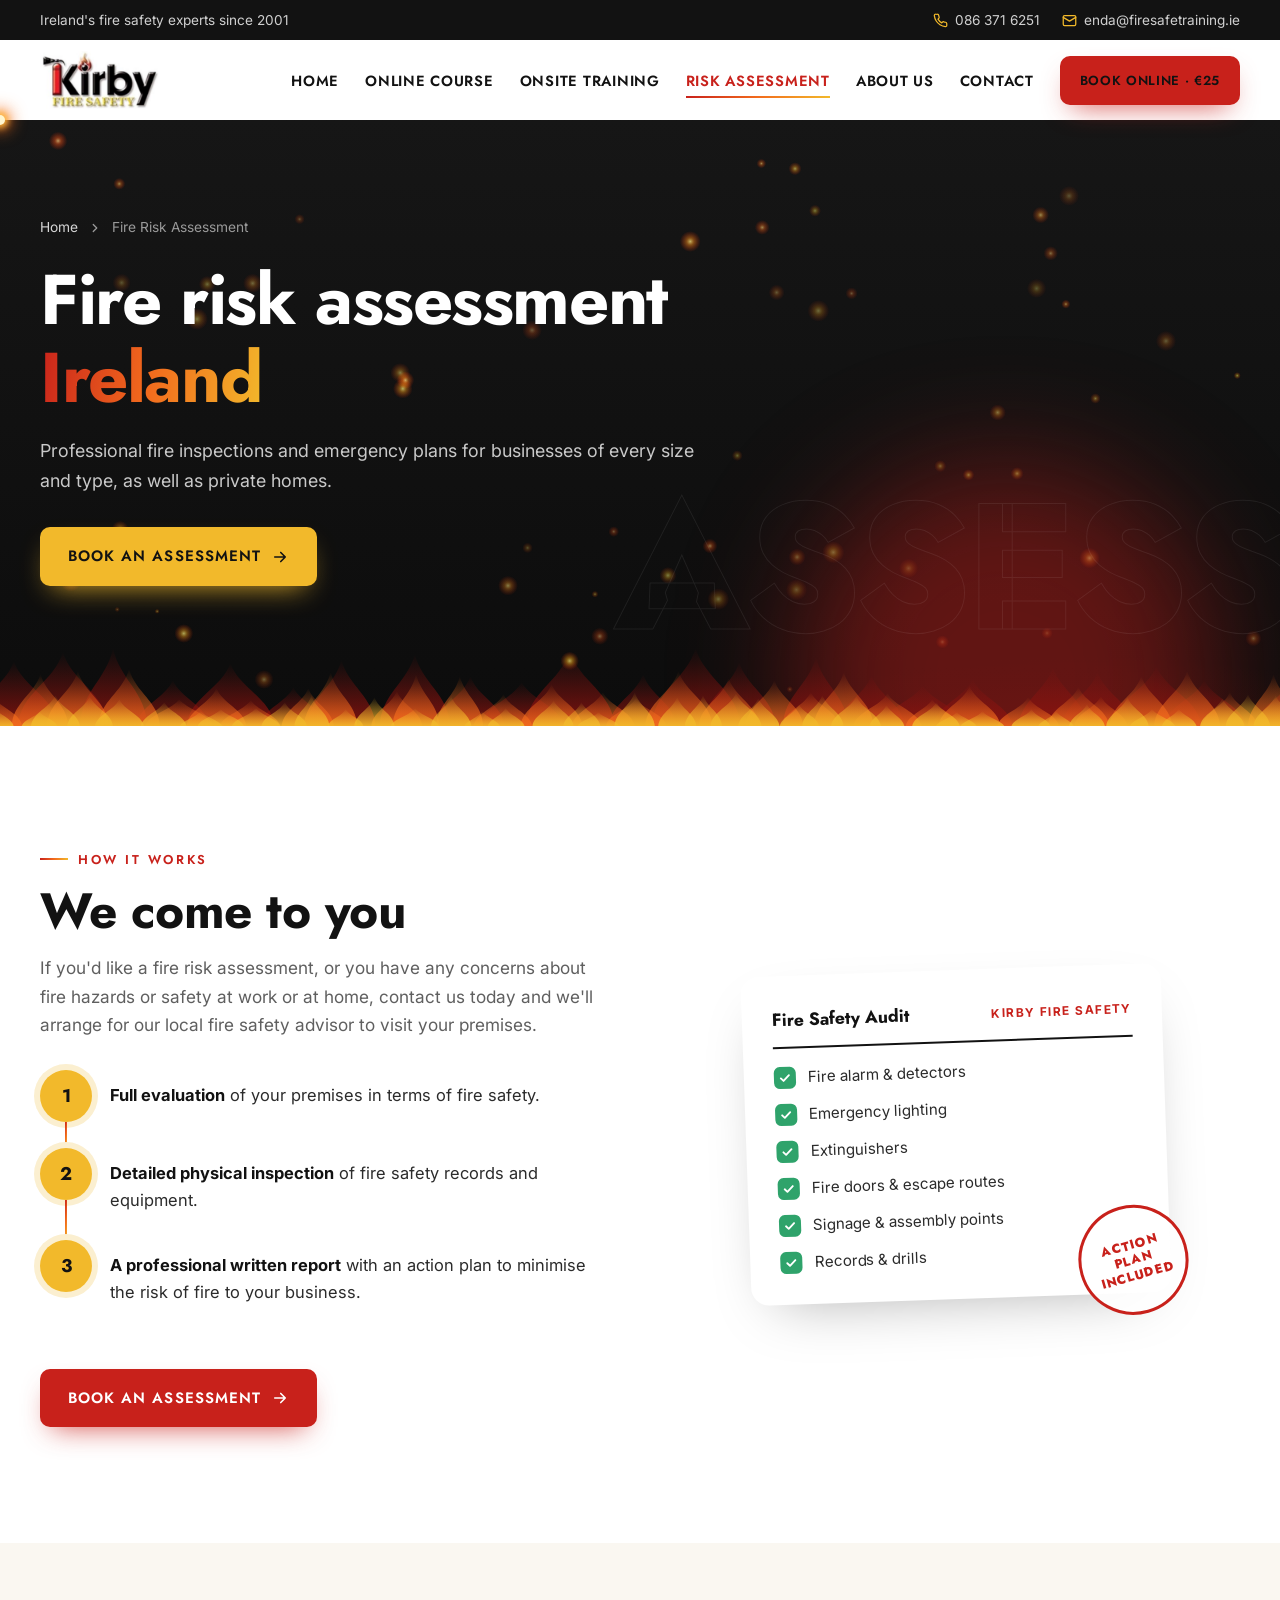
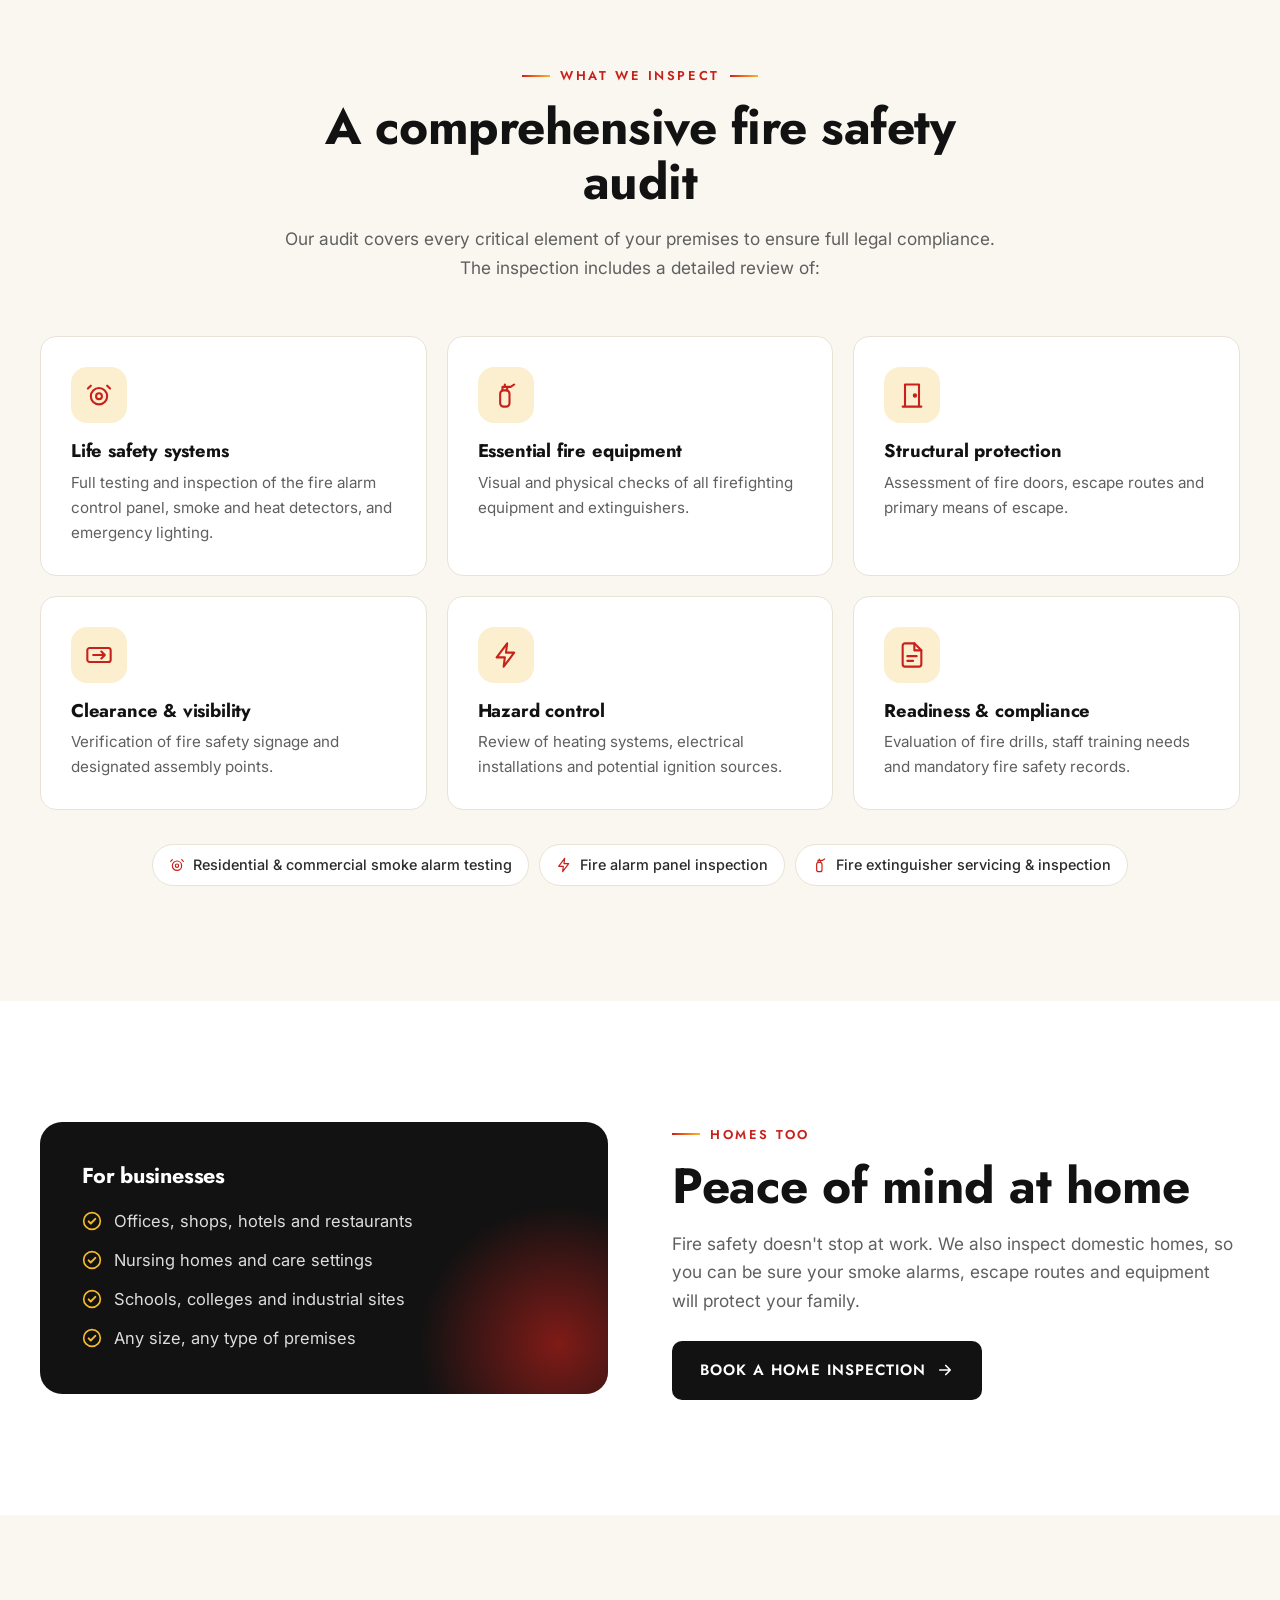
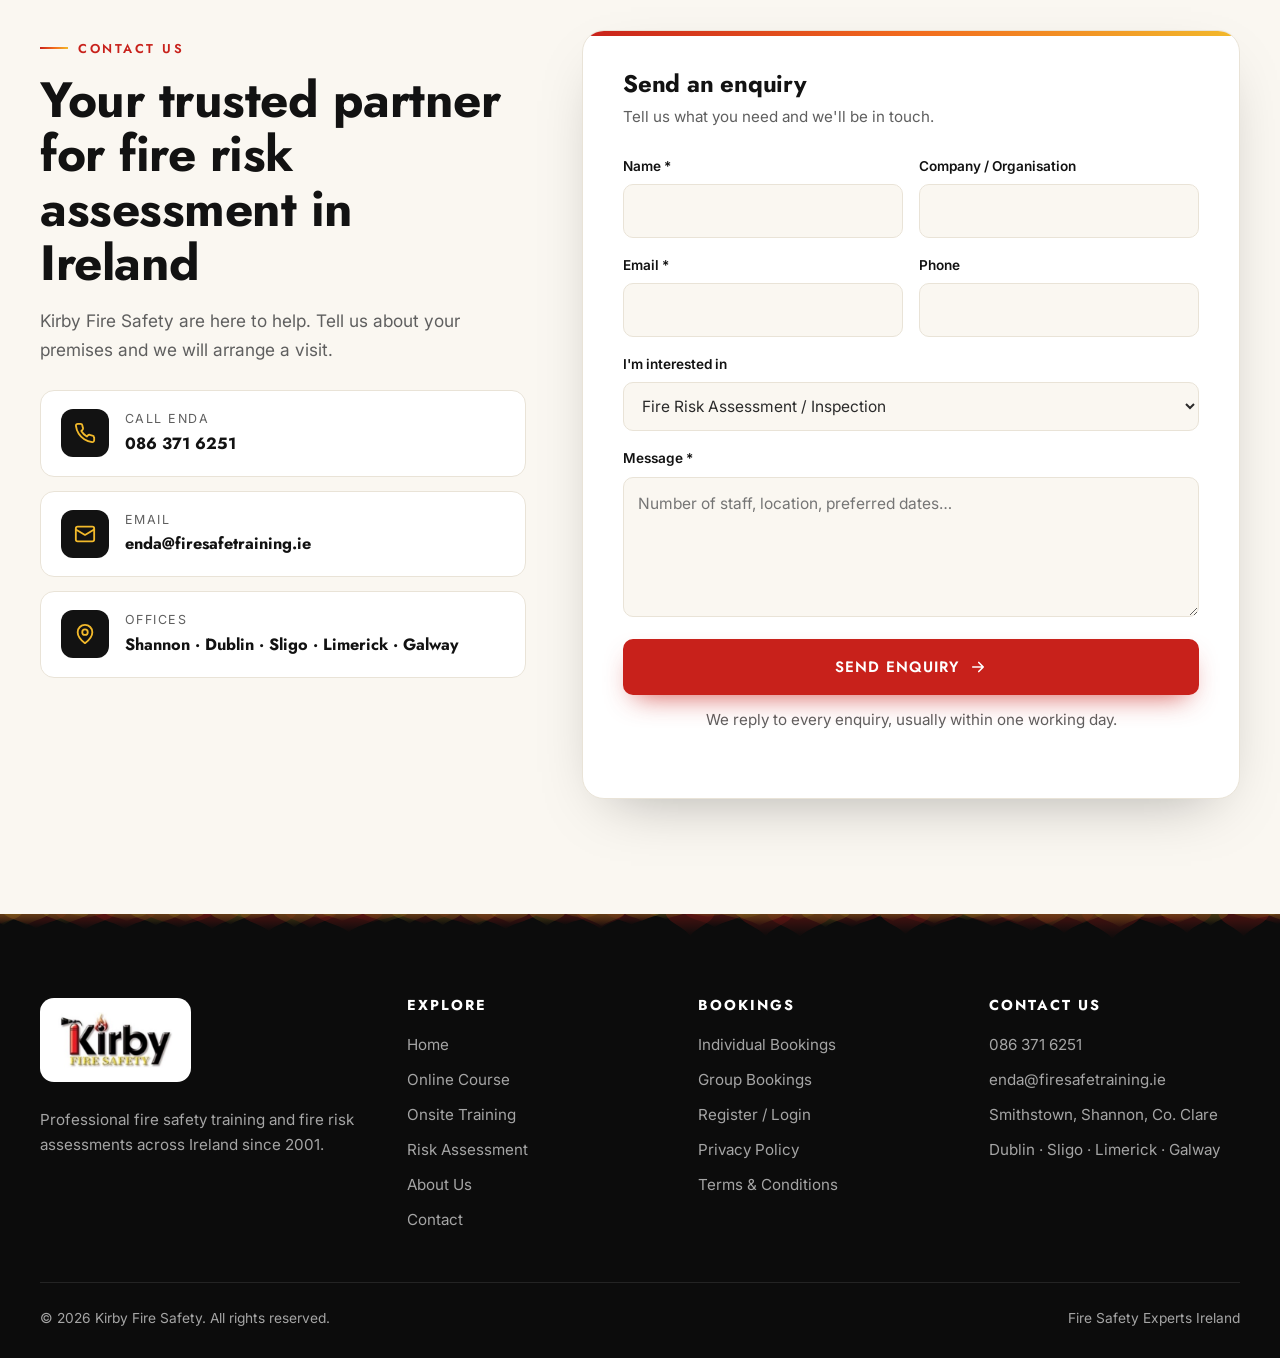
<file: fire-risk-assessment.html>
<!DOCTYPE html>
<html lang="en-IE" class="no-js">
<head>
<meta charset="UTF-8">
<meta name="viewport" content="width=device-width, initial-scale=1.0">
<title>Fire Risk Assessment Ireland | Fire Safety Inspections | Kirby Fire Safety</title>
<meta name="description" content="Professional fire risk assessments and fire safety inspections for businesses and homes across Ireland. Full evaluation, equipment inspection and a written report with an action plan.">
<meta name="theme-color" content="#121212">
<meta property="og:title" content="Fire Risk Assessment Ireland | Fire Safety Inspections | Kirby Fire Safety">
<meta property="og:description" content="Professional fire risk assessments and fire safety inspections for businesses and homes across Ireland. Full evaluation, equipment inspection and a written report with an action plan.">
<meta property="og:type" content="website">
<meta property="og:image" content="assets/course-poster.jpg">
<link rel="icon" href="assets/favicon.svg" type="image/svg+xml">
<link rel="preconnect" href="https://fonts.googleapis.com">
<link rel="preconnect" href="https://fonts.gstatic.com" crossorigin>
<link href="https://fonts.googleapis.com/css2?family=Jost:wght@500;600;700;800&family=Inter:wght@400;500;600&display=swap" rel="stylesheet">
<link rel="stylesheet" href="assets/css/style.css?v=60f94bf8">
<script>(function(){var d=document.documentElement;d.classList.remove('no-js');})();</script>
</head>
<body>
<svg width="0" height="0" style="position:absolute" aria-hidden="true"><defs>
<symbol id="i-phone" viewBox="0 0 24 24" fill="none" stroke="currentColor" stroke-width="2" stroke-linecap="round" stroke-linejoin="round"><path d="M22 16.9v3a2 2 0 0 1-2.2 2 19.8 19.8 0 0 1-8.6-3.1 19.5 19.5 0 0 1-6-6A19.8 19.8 0 0 1 2.1 4.2 2 2 0 0 1 4.1 2h3a2 2 0 0 1 2 1.7c.1.9.4 1.8.7 2.7a2 2 0 0 1-.5 2.1L8 9.8a16 16 0 0 0 6 6l1.3-1.3a2 2 0 0 1 2.1-.4c.9.3 1.8.6 2.7.7a2 2 0 0 1 1.7 2z"/></symbol>
<symbol id="i-mail" viewBox="0 0 24 24" fill="none" stroke="currentColor" stroke-width="2" stroke-linecap="round" stroke-linejoin="round"><rect x="2" y="4" width="20" height="16" rx="2"/><path d="m22 7-10 6L2 7"/></symbol>
<symbol id="i-pin" viewBox="0 0 24 24" fill="none" stroke="currentColor" stroke-width="2" stroke-linecap="round" stroke-linejoin="round"><path d="M20 10c0 6-8 12-8 12S4 16 4 10a8 8 0 0 1 16 0z"/><circle cx="12" cy="10" r="3"/></symbol>
<symbol id="i-check" viewBox="0 0 24 24" fill="none" stroke="currentColor" stroke-width="2.4" stroke-linecap="round" stroke-linejoin="round"><circle cx="12" cy="12" r="10" stroke-width="2"/><path d="m8 12.5 2.5 2.5L16 9.5"/></symbol>
<symbol id="i-tick" viewBox="0 0 24 24" fill="none" stroke="currentColor" stroke-width="3.2" stroke-linecap="round" stroke-linejoin="round"><path d="m5 12.5 4.5 4.5L19 7.5"/></symbol>
<symbol id="i-arrow" viewBox="0 0 24 24" fill="none" stroke="currentColor" stroke-width="2.2" stroke-linecap="round" stroke-linejoin="round"><path d="M5 12h14M13 6l6 6-6 6"/></symbol>
<symbol id="i-chev" viewBox="0 0 24 24" fill="none" stroke="currentColor" stroke-width="2.2" stroke-linecap="round" stroke-linejoin="round"><path d="m9 6 6 6-6 6"/></symbol>
<symbol id="i-up" viewBox="0 0 24 24" fill="none" stroke="currentColor" stroke-width="2.6" stroke-linecap="round" stroke-linejoin="round"><path d="M12 19V5M5 12l7-7 7 7"/></symbol>
<symbol id="i-play" viewBox="0 0 24 24" fill="currentColor"><path d="M7 4.5v15a1 1 0 0 0 1.5.9l12-7.5a1 1 0 0 0 0-1.8l-12-7.5A1 1 0 0 0 7 4.5z"/></symbol>
<symbol id="i-laptop" viewBox="0 0 24 24" fill="none" stroke="currentColor" stroke-width="1.8" stroke-linecap="round" stroke-linejoin="round"><rect x="3" y="4" width="18" height="12" rx="2"/><path d="M2 20h20M10 9.5v3l3-1.5z"/></symbol>
<symbol id="i-group" viewBox="0 0 24 24" fill="none" stroke="currentColor" stroke-width="1.8" stroke-linecap="round" stroke-linejoin="round"><circle cx="12" cy="6" r="3"/><path d="M6.5 14a5.5 5.5 0 0 1 11 0"/><circle cx="5" cy="15.5" r="2"/><circle cx="12" cy="15.5" r="2"/><circle cx="19" cy="15.5" r="2"/><path d="M1.5 22a3.5 3.5 0 0 1 7 0M8.5 22a3.5 3.5 0 0 1 7 0M15.5 22a3.5 3.5 0 0 1 7 0"/></symbol>
<symbol id="i-flame" viewBox="0 0 24 24" fill="none" stroke="currentColor" stroke-width="1.8" stroke-linecap="round" stroke-linejoin="round"><path d="M12 22c4.4 0 7-2.9 7-6.8 0-4.6-3.6-7-4.6-11.2-2 1.3-3.4 3.5-3.4 6-1.3-.8-2-2.3-2-3.8C7 8 5 10.8 5 15.2 5 19.1 7.6 22 12 22z"/><path d="M12 22c-1.7 0-3-1.2-3-3 0-2 1.5-3 3-5 1.5 2 3 3 3 5 0 1.8-1.3 3-3 3z"/></symbol>
<symbol id="i-exit" viewBox="0 0 24 24" fill="none" stroke="currentColor" stroke-width="1.8" stroke-linecap="round" stroke-linejoin="round"><path d="M14 3h6v18h-6"/><circle cx="8" cy="5" r="1.6"/><path d="m5 21 2.5-6 2.5 2v4M7.5 15l1-5 3 2.5 2 .5M8.5 10 6 11l-1 3"/></symbol>
<symbol id="i-shield" viewBox="0 0 24 24" fill="none" stroke="currentColor" stroke-width="1.8" stroke-linecap="round" stroke-linejoin="round"><path d="M12 22s8-4 8-10V5l-8-3-8 3v7c0 6 8 10 8 10z"/><path d="m8.5 12 2.5 2.5 4.5-5"/></symbol>
<symbol id="i-warden" viewBox="0 0 24 24" fill="none" stroke="currentColor" stroke-width="1.8" stroke-linecap="round" stroke-linejoin="round"><circle cx="12" cy="6" r="3.2"/><path d="M5 22v-4a7 7 0 0 1 14 0v4"/><path d="M9 13.5 12 22l3-8.5"/><path d="M7.5 4.5c1.5-2.5 7.5-2.5 9 0"/></symbol>
<symbol id="i-heart" viewBox="0 0 24 24" fill="none" stroke="currentColor" stroke-width="1.8" stroke-linecap="round" stroke-linejoin="round"><path d="M19.5 13.5 12 21l-7.5-7.5A5 5 0 0 1 12 6.5a5 5 0 0 1 7.5 7z"/><path d="M12 10v6M9 13h6"/></symbol>
<symbol id="i-alarm" viewBox="0 0 24 24" fill="none" stroke="currentColor" stroke-width="1.8" stroke-linecap="round" stroke-linejoin="round"><circle cx="12" cy="13" r="7"/><circle cx="12" cy="13" r="2.5"/><path d="M5 4 2.5 6.5M19 4l2.5 2.5"/></symbol>
<symbol id="i-ext" viewBox="0 0 24 24" fill="none" stroke="currentColor" stroke-width="1.8" stroke-linecap="round" stroke-linejoin="round"><rect x="7" y="8" width="8" height="14" rx="3"/><path d="M9 8V5h4v3M13 5h3l3-2M11 5V3"/></symbol>
<symbol id="i-door" viewBox="0 0 24 24" fill="none" stroke="currentColor" stroke-width="1.8" stroke-linecap="round" stroke-linejoin="round"><path d="M4 22h16M6 22V3h12v19"/><circle cx="14.5" cy="12.5" r="1"/></symbol>
<symbol id="i-sign" viewBox="0 0 24 24" fill="none" stroke="currentColor" stroke-width="1.8" stroke-linecap="round" stroke-linejoin="round"><rect x="2" y="6" width="20" height="12" rx="2"/><path d="m14 9 3 3-3 3M17 12H7"/></symbol>
<symbol id="i-bolt" viewBox="0 0 24 24" fill="none" stroke="currentColor" stroke-width="1.8" stroke-linecap="round" stroke-linejoin="round"><path d="M13 2 4 14h7l-1 8 9-12h-7z"/></symbol>
<symbol id="i-doc" viewBox="0 0 24 24" fill="none" stroke="currentColor" stroke-width="1.8" stroke-linecap="round" stroke-linejoin="round"><path d="M14 2H6a2 2 0 0 0-2 2v16a2 2 0 0 0 2 2h12a2 2 0 0 0 2-2V8z"/><path d="M14 2v6h6M8 13h8M8 17h5"/></symbol>
<symbol id="i-clock" viewBox="0 0 24 24" fill="none" stroke="currentColor" stroke-width="2" stroke-linecap="round" stroke-linejoin="round"><circle cx="12" cy="12" r="10"/><path d="M12 6v6l4 2"/></symbol>
<symbol id="i-device" viewBox="0 0 24 24" fill="none" stroke="currentColor" stroke-width="2" stroke-linecap="round" stroke-linejoin="round"><rect x="5" y="2" width="14" height="20" rx="2"/><path d="M11 18h2"/></symbol>
<symbol id="i-award" viewBox="0 0 24 24" fill="none" stroke="currentColor" stroke-width="2" stroke-linecap="round" stroke-linejoin="round"><circle cx="12" cy="9" r="6"/><path d="m8.2 13.8-1.7 8.2 5.5-3 5.5 3-1.7-8.2"/></symbol>
<symbol id="i-pause" viewBox="0 0 24 24" fill="none" stroke="currentColor" stroke-width="2" stroke-linecap="round" stroke-linejoin="round"><circle cx="12" cy="12" r="10"/><path d="M10 9v6M14 9v6"/></symbol>
<symbol id="i-quote" viewBox="0 0 24 24" fill="currentColor"><path d="M3 21c3 0 7-1 7-8V5H3v8h4c0 4-2 5-4 5zm11 0c3 0 7-1 7-8V5h-7v8h4c0 4-2 5-4 5z"/></symbol>
<symbol id="i-building" viewBox="0 0 24 24" fill="none" stroke="currentColor" stroke-width="2" stroke-linecap="round" stroke-linejoin="round"><path d="M3 22h18M6 22V4h12v18M10 8h4M10 12h4M10 16h4"/></symbol>
<symbol id="i-home" viewBox="0 0 24 24" fill="none" stroke="currentColor" stroke-width="2" stroke-linecap="round" stroke-linejoin="round"><path d="m3 10 9-7 9 7v11a1 1 0 0 1-1 1h-5v-7H9v7H4a1 1 0 0 1-1-1z"/></symbol>
<symbol id="i-therm" viewBox="0 0 24 24" fill="none" stroke="currentColor" stroke-width="2" stroke-linecap="round" stroke-linejoin="round"><path d="M14 14.8V4a2 2 0 0 0-4 0v10.8a4 4 0 1 0 4 0z"/></symbol>
<symbol id="i-log" viewBox="0 0 24 24" fill="none" stroke="currentColor" stroke-width="2" stroke-linecap="round" stroke-linejoin="round"><ellipse cx="18" cy="12" rx="3" ry="5"/><path d="M18 7H6a3 5 0 0 0 0 10h12"/><path d="M8 10h5M7 14h6"/></symbol>
<symbol id="i-wind" viewBox="0 0 24 24" fill="none" stroke="currentColor" stroke-width="2" stroke-linecap="round" stroke-linejoin="round"><path d="M3 8h11a3 3 0 1 0-3-3M3 12h16a3 3 0 1 1-3 3M3 16h7"/></symbol>
<symbol id="i-map" viewBox="0 0 24 24" fill="none" stroke="currentColor" stroke-width="2" stroke-linecap="round" stroke-linejoin="round"><path d="m1 6 7-3 8 3 7-3v15l-7 3-8-3-7 3z"/><path d="M8 3v15M16 6v15"/></symbol>
<symbol id="i-target" viewBox="0 0 24 24" fill="none" stroke="currentColor" stroke-width="2" stroke-linecap="round" stroke-linejoin="round"><circle cx="12" cy="12" r="10"/><circle cx="12" cy="12" r="6"/><circle cx="12" cy="12" r="2"/></symbol>
<symbol id="i-alert" viewBox="0 0 24 24" fill="none" stroke="currentColor" stroke-width="2" stroke-linecap="round" stroke-linejoin="round"><path d="M10.3 3.9 1.8 18a2 2 0 0 0 1.7 3h17a2 2 0 0 0 1.7-3L13.7 3.9a2 2 0 0 0-3.4 0z"/><path d="M12 9v4M12 17h.01"/></symbol>
<symbol id="i-user" viewBox="0 0 24 24" fill="none" stroke="currentColor" stroke-width="2" stroke-linecap="round" stroke-linejoin="round"><circle cx="12" cy="8" r="4"/><path d="M4 21a8 8 0 0 1 16 0"/></symbol>
</defs></svg>
<div class="page">
<div class="topbar"><div class="wrap">
  <span class="tagline">Ireland's fire safety experts since 2001</span>
  <div class="links">
    <a href="tel:+353863716251"><svg aria-hidden="true"><use href="#i-phone"/></svg>086 371 6251</a>
    <a href="mailto:enda@firesafetraining.ie" class="hide-sm"><svg aria-hidden="true"><use href="#i-mail"/></svg>enda@firesafetraining.ie</a>
  </div>
</div></div>
<header class="site" id="header">
  <nav class="wrap nav" aria-label="Main">
    <a href="index.html" class="brand" aria-label="Kirby Fire Safety home"><img src="assets/logo-tight.jpg" alt="Kirby Fire Safety" width="600" height="292"></a>
    <button class="burger" id="burger" aria-label="Menu" aria-expanded="false" aria-controls="menu"><span></span></button>
    <ul class="menu" id="menu"><li><a href="index.html">Home</a></li><li><a href="online-course.html">Online Course</a></li><li><a href="onsite-training.html">Onsite Training</a></li><li><a href="fire-risk-assessment.html" class="active" aria-current="page">Risk Assessment</a></li><li><a href="about.html">About Us</a></li><li><a href="contact.html">Contact</a></li><li><a href="online-course.html#register" class="btn btn-red">Book Online · €25</a></li></ul>
  </nav>
  <div class="fuse" aria-hidden="true"><span></span></div>
</header>
<main>
<section class="page-hero">
  <canvas class="embers-canvas" data-density="45"></canvas>
  <div class="glow" style="width:420px;height:420px;right:5%;bottom:-160px;background:rgba(200,33,27,.45)"></div>
  <span class="ghost-word" aria-hidden="true">ASSESS</span>
  <div class="wrap">
    <nav class="crumbs fade-up" style="--fd:.05s" aria-label="Breadcrumb"><a href="index.html">Home</a><svg aria-hidden="true"><use href="#i-chev"/></svg><span>Fire Risk Assessment</span></nav>
    <h1><span class="line"><span>Fire risk assessment</span></span><span class="line"><span><span class="fire-text">Ireland</span></span></span></h1>
    <p class="fade-up" style="--fd:.45s">Professional fire inspections and emergency plans for businesses of every size and type, as well as private homes.</p>
    <div class="hero-ctas fade-up" style="--fd:.6s"><a href="#contact-form" class="btn btn-gold">Book an Assessment <svg aria-hidden="true"><use href="#i-arrow"/></svg></a></div>
  </div>
  <div class="flames" aria-hidden="true"><svg viewBox="0 0 1200 110" preserveAspectRatio="none"><defs><linearGradient id="fg200" x1="0" y1="1" x2="0" y2="0"><stop offset="0" stop-color="#8E130F" stop-opacity="0.9"/><stop offset="1" stop-color="#8E130F" stop-opacity="0"/></linearGradient><linearGradient id="fg201" x1="0" y1="1" x2="0" y2="0"><stop offset="0" stop-color="#F26B1D" stop-opacity="0.9"/><stop offset="1" stop-color="#F26B1D" stop-opacity="0"/></linearGradient><linearGradient id="fg202" x1="0" y1="1" x2="0" y2="0"><stop offset="0" stop-color="#F2B92B" stop-opacity="1"/><stop offset="1" stop-color="#F2B92B" stop-opacity="0"/></linearGradient></defs><g fill="url(#fg200)"><path class="t" style="--d:1.71s;--dl:-0.52s" d="M-27,110 C-27,80 5,70 13,43 C21,70 54,80 54,110Z"/><path class="t" style="--d:1.42s;--dl:-0.34s" d="M17,110 C17,76 51,64 59,34 C67,64 101,76 101,110Z"/><path class="t" style="--d:1.19s;--dl:-1.90s" d="M75,110 C75,74 100,62 106,30 C112,62 138,74 138,110Z"/><path class="t" style="--d:1.72s;--dl:-0.67s" d="M128,110 C128,88 155,81 162,62 C169,81 196,88 196,110Z"/><path class="t" style="--d:1.34s;--dl:-0.16s" d="M175,110 C175,81 208,71 216,45 C224,71 257,81 257,110Z"/><path class="t" style="--d:1.07s;--dl:-1.39s" d="M244,110 C244,91 269,85 275,69 C281,85 306,91 306,110Z"/><path class="t" style="--d:1.01s;--dl:-0.05s" d="M288,110 C288,80 314,69 320,42 C327,69 352,80 352,110Z"/><path class="t" style="--d:1.11s;--dl:-0.03s" d="M356,110 C356,77 382,65 389,36 C395,65 422,77 422,110Z"/><path class="t" style="--d:1.48s;--dl:-1.20s" d="M409,110 C409,87 435,79 441,58 C447,79 473,87 473,110Z"/><path class="t" style="--d:1.40s;--dl:-0.87s" d="M450,110 C450,89 481,82 489,64 C497,82 528,89 528,110Z"/><path class="t" style="--d:1.52s;--dl:-1.99s" d="M493,110 C493,75 526,64 534,33 C543,64 576,75 576,110Z"/><path class="t" style="--d:1.45s;--dl:-1.04s" d="M571,110 C571,86 596,78 603,56 C609,78 634,86 634,110Z"/><path class="t" style="--d:1.00s;--dl:-1.77s" d="M611,110 C611,74 644,62 652,30 C661,62 694,74 694,110Z"/><path class="t" style="--d:1.56s;--dl:-1.91s" d="M658,110 C658,80 686,70 693,44 C700,70 727,80 727,110Z"/><path class="t" style="--d:1.50s;--dl:-0.24s" d="M734,110 C734,78 758,68 765,39 C771,68 795,78 795,110Z"/><path class="t" style="--d:1.57s;--dl:-0.19s" d="M786,110 C786,86 811,78 817,57 C823,78 848,86 848,110Z"/><path class="t" style="--d:1.17s;--dl:-0.09s" d="M826,110 C826,90 857,84 865,67 C873,84 904,90 904,110Z"/><path class="t" style="--d:0.91s;--dl:-0.05s" d="M875,110 C875,88 904,81 912,61 C919,81 949,88 949,110Z"/><path class="t" style="--d:1.18s;--dl:-0.25s" d="M955,110 C955,83 981,73 987,49 C994,73 1019,83 1019,110Z"/><path class="t" style="--d:1.08s;--dl:-0.45s" d="M996,110 C996,85 1022,77 1029,54 C1036,77 1062,85 1062,110Z"/><path class="t" style="--d:1.48s;--dl:-0.90s" d="M1042,110 C1042,82 1076,73 1084,48 C1093,73 1126,82 1126,110Z"/><path class="t" style="--d:1.26s;--dl:-1.69s" d="M1091,110 C1091,89 1121,81 1129,62 C1137,81 1168,89 1168,110Z"/><path class="t" style="--d:1.17s;--dl:-1.35s" d="M1178,110 C1178,87 1206,79 1213,58 C1220,79 1248,87 1248,110Z"/></g><g fill="url(#fg201)"><path class="t" style="--d:1.24s;--dl:-1.94s" d="M-40,110 C-40,94 -16,89 -10,75 C-3,89 21,94 21,110Z"/><path class="t" style="--d:0.99s;--dl:-1.16s" d="M11,110 C11,85 32,77 38,56 C43,77 64,85 64,110Z"/><path class="t" style="--d:1.38s;--dl:-1.85s" d="M44,110 C44,84 67,76 73,53 C79,76 102,84 102,110Z"/><path class="t" style="--d:1.06s;--dl:-0.59s" d="M92,110 C92,84 115,75 121,51 C127,75 150,84 150,110Z"/><path class="t" style="--d:0.94s;--dl:-1.50s" d="M136,110 C136,97 162,92 168,81 C175,92 200,97 200,110Z"/><path class="t" style="--d:1.42s;--dl:-0.72s" d="M175,110 C175,92 197,86 203,70 C208,86 231,92 231,110Z"/><path class="t" style="--d:1.69s;--dl:-0.75s" d="M206,110 C206,98 229,93 235,82 C241,93 263,98 263,110Z"/><path class="t" style="--d:1.62s;--dl:-1.85s" d="M264,110 C264,92 284,86 289,70 C294,86 313,92 313,110Z"/><path class="t" style="--d:1.60s;--dl:-0.59s" d="M285,110 C285,85 305,77 310,54 C315,77 335,85 335,110Z"/><path class="t" style="--d:0.95s;--dl:-0.27s" d="M348,110 C348,93 367,88 372,73 C377,88 396,93 396,110Z"/><path class="t" style="--d:1.01s;--dl:-0.48s" d="M368,110 C368,86 386,78 390,56 C395,78 412,86 412,110Z"/><path class="t" style="--d:1.51s;--dl:-0.70s" d="M409,110 C409,86 427,79 431,58 C436,79 453,86 453,110Z"/><path class="t" style="--d:1.12s;--dl:-0.78s" d="M444,110 C444,95 466,90 472,76 C477,90 499,95 499,110Z"/><path class="t" style="--d:1.16s;--dl:-1.22s" d="M488,110 C488,90 512,83 517,66 C523,83 546,90 546,110Z"/><path class="t" style="--d:0.97s;--dl:-0.99s" d="M536,110 C536,94 559,88 565,74 C571,88 595,94 595,110Z"/><path class="t" style="--d:1.67s;--dl:-0.97s" d="M568,110 C568,96 591,92 596,80 C602,92 625,96 625,110Z"/><path class="t" style="--d:1.47s;--dl:-1.12s" d="M605,110 C605,84 630,76 636,53 C643,76 668,84 668,110Z"/><path class="t" style="--d:1.39s;--dl:-1.50s" d="M655,110 C655,88 678,80 683,60 C689,80 712,88 712,110Z"/><path class="t" style="--d:1.23s;--dl:-0.43s" d="M699,110 C699,88 720,81 726,62 C731,81 753,88 753,110Z"/><path class="t" style="--d:1.06s;--dl:-1.81s" d="M733,110 C733,94 755,88 760,74 C766,88 787,94 787,110Z"/><path class="t" style="--d:1.72s;--dl:-1.76s" d="M763,110 C763,85 786,76 791,54 C797,76 819,85 819,110Z"/><path class="t" style="--d:1.50s;--dl:-0.17s" d="M800,110 C800,94 826,89 832,75 C838,89 864,94 864,110Z"/><path class="t" style="--d:0.97s;--dl:-0.08s" d="M849,110 C849,97 869,92 874,81 C879,92 899,97 899,110Z"/><path class="t" style="--d:1.36s;--dl:-1.34s" d="M880,110 C880,91 903,85 909,68 C915,85 938,91 938,110Z"/><path class="t" style="--d:1.35s;--dl:-0.84s" d="M935,110 C935,96 958,92 964,79 C970,92 993,96 993,110Z"/><path class="t" style="--d:1.60s;--dl:-0.97s" d="M982,110 C982,91 1005,85 1011,69 C1017,85 1040,91 1040,110Z"/><path class="t" style="--d:1.07s;--dl:-0.80s" d="M1007,110 C1007,95 1027,91 1032,78 C1037,91 1057,95 1057,110Z"/><path class="t" style="--d:1.47s;--dl:-0.23s" d="M1040,110 C1040,87 1064,79 1070,58 C1076,79 1099,87 1099,110Z"/><path class="t" style="--d:1.55s;--dl:-1.74s" d="M1082,110 C1082,85 1107,76 1113,53 C1119,76 1144,85 1144,110Z"/><path class="t" style="--d:1.33s;--dl:-0.73s" d="M1127,110 C1127,94 1148,89 1153,74 C1158,89 1179,94 1179,110Z"/><path class="t" style="--d:1.41s;--dl:-1.63s" d="M1170,110 C1170,86 1189,78 1194,56 C1199,78 1218,86 1218,110Z"/></g><g fill="url(#fg202)"><path class="t" style="--d:1.16s;--dl:-1.83s" d="M-26,110 C-26,100 -10,97 -6,89 C-2,97 13,100 13,110Z"/><path class="t" style="--d:1.44s;--dl:-1.01s" d="M20,110 C20,102 33,100 37,93 C40,100 54,102 54,110Z"/><path class="t" style="--d:1.41s;--dl:-0.18s" d="M29,110 C29,95 47,90 52,77 C56,90 75,95 75,110Z"/><path class="t" style="--d:1.30s;--dl:-1.87s" d="M63,110 C63,95 80,91 84,78 C89,91 106,95 106,110Z"/><path class="t" style="--d:1.64s;--dl:-0.19s" d="M89,110 C89,97 107,93 112,81 C116,93 135,97 135,110Z"/><path class="t" style="--d:1.04s;--dl:-1.93s" d="M132,110 C132,98 149,94 154,84 C158,94 175,98 175,110Z"/><path class="t" style="--d:1.38s;--dl:-0.89s" d="M168,110 C168,103 184,100 188,93 C193,100 209,103 209,110Z"/><path class="t" style="--d:1.36s;--dl:-0.90s" d="M185,110 C185,101 203,98 207,91 C211,98 229,101 229,110Z"/><path class="t" style="--d:1.59s;--dl:-0.53s" d="M217,110 C217,101 235,98 240,90 C245,98 263,101 263,110Z"/><path class="t" style="--d:1.71s;--dl:-1.86s" d="M245,110 C245,98 262,95 267,84 C271,95 288,98 288,110Z"/><path class="t" style="--d:1.42s;--dl:-1.54s" d="M276,110 C276,95 289,90 292,77 C295,90 309,95 309,110Z"/><path class="t" style="--d:1.30s;--dl:-1.67s" d="M307,110 C307,101 321,99 324,91 C328,99 341,101 341,110Z"/><path class="t" style="--d:1.74s;--dl:-1.12s" d="M332,110 C332,96 347,92 351,79 C355,92 370,96 370,110Z"/><path class="t" style="--d:1.32s;--dl:-1.39s" d="M366,110 C366,101 385,98 389,90 C394,98 412,101 412,110Z"/><path class="t" style="--d:0.99s;--dl:-0.38s" d="M404,110 C404,96 419,91 423,78 C427,91 442,96 442,110Z"/><path class="t" style="--d:1.22s;--dl:-1.33s" d="M435,110 C435,103 449,100 452,93 C456,100 469,103 469,110Z"/><path class="t" style="--d:1.78s;--dl:-1.82s" d="M457,110 C457,101 471,98 474,90 C478,98 492,101 492,110Z"/><path class="t" style="--d:1.15s;--dl:-0.68s" d="M499,110 C499,97 515,93 519,82 C523,93 538,97 538,110Z"/><path class="t" style="--d:1.70s;--dl:-1.71s" d="M528,110 C528,98 542,94 545,84 C549,94 563,98 563,110Z"/><path class="t" style="--d:1.33s;--dl:-1.65s" d="M541,110 C541,103 557,100 561,94 C565,100 581,103 581,110Z"/><path class="t" style="--d:1.03s;--dl:-1.96s" d="M576,110 C576,94 591,89 595,74 C599,89 614,94 614,110Z"/><path class="t" style="--d:1.77s;--dl:-0.61s" d="M617,110 C617,96 631,91 635,79 C638,91 653,96 653,110Z"/><path class="t" style="--d:0.92s;--dl:-1.23s" d="M642,110 C642,95 656,90 659,77 C663,90 677,95 677,110Z"/><path class="t" style="--d:1.23s;--dl:-1.50s" d="M666,110 C666,94 685,89 690,75 C695,89 714,94 714,110Z"/><path class="t" style="--d:1.19s;--dl:-0.57s" d="M692,110 C692,97 707,92 711,80 C715,92 731,97 731,110Z"/><path class="t" style="--d:0.92s;--dl:-0.07s" d="M731,110 C731,99 746,96 749,86 C753,96 768,99 768,110Z"/><path class="t" style="--d:1.31s;--dl:-1.83s" d="M752,110 C752,95 767,90 771,77 C775,90 791,95 791,110Z"/><path class="t" style="--d:1.29s;--dl:-1.41s" d="M779,110 C779,96 798,91 803,78 C807,91 826,96 826,110Z"/><path class="t" style="--d:1.56s;--dl:-1.94s" d="M815,110 C815,100 828,96 831,87 C835,96 848,100 848,110Z"/><path class="t" style="--d:1.51s;--dl:-0.01s" d="M855,110 C855,98 873,95 878,84 C882,95 900,98 900,110Z"/><path class="t" style="--d:1.20s;--dl:-0.05s" d="M877,110 C877,103 893,100 897,94 C901,100 916,103 916,110Z"/><path class="t" style="--d:1.65s;--dl:-1.28s" d="M900,110 C900,103 917,100 921,93 C925,100 942,103 942,110Z"/><path class="t" style="--d:1.23s;--dl:-0.14s" d="M948,110 C948,101 963,99 967,91 C970,99 985,101 985,110Z"/><path class="t" style="--d:1.66s;--dl:-0.50s" d="M973,110 C973,103 987,100 990,93 C994,100 1007,103 1007,110Z"/><path class="t" style="--d:0.94s;--dl:-1.73s" d="M1002,110 C1002,99 1016,95 1019,86 C1022,95 1036,99 1036,110Z"/><path class="t" style="--d:1.06s;--dl:-0.32s" d="M1037,110 C1037,96 1053,92 1057,79 C1061,92 1077,96 1077,110Z"/><path class="t" style="--d:1.79s;--dl:-1.88s" d="M1059,110 C1059,102 1076,99 1080,91 C1085,99 1102,102 1102,110Z"/><path class="t" style="--d:1.73s;--dl:-1.93s" d="M1089,110 C1089,101 1102,98 1105,91 C1109,98 1122,101 1122,110Z"/><path class="t" style="--d:1.73s;--dl:-0.63s" d="M1125,110 C1125,97 1142,92 1146,80 C1150,92 1167,97 1167,110Z"/><path class="t" style="--d:1.22s;--dl:-0.39s" d="M1149,110 C1149,95 1166,89 1170,76 C1174,89 1191,95 1191,110Z"/><path class="t" style="--d:1.54s;--dl:-1.69s" d="M1175,110 C1175,95 1192,90 1196,77 C1200,90 1217,95 1217,110Z"/></g></svg></div>
</section>
<section class="section">
  <div class="wrap split">
    <div class="reveal left">
      <span class="eyebrow">How It Works</span>
      <h2 class="h2">We come to you</h2>
      <p class="lede">If you'd like a fire risk assessment, or you have any concerns about fire hazards or safety at work or at home, contact us today and we'll arrange for our local fire safety advisor to visit your premises.</p>
      <ol class="process">
        <li style="--i:0"><b>1</b><div><strong>Full evaluation</strong> of your premises in terms of fire safety.</div></li>
        <li style="--i:1"><b>2</b><div><strong>Detailed physical inspection</strong> of fire safety records and equipment.</div></li>
        <li style="--i:2"><b>3</b><div><strong>A professional written report</strong> with an action plan to minimise the risk of fire to your business.</div></li>
      </ol>
      <a href="#contact-form" class="btn btn-red">Book an Assessment <svg aria-hidden="true"><use href="#i-arrow"/></svg></a>
    </div>
    <div class="reveal right">
      <div class="report">
        <div class="rh"><b>Fire Safety Audit</b><span>Kirby Fire Safety</span></div>
        <ul><li style="--i:0"><span class="box"><svg viewBox="0 0 24 24" fill="none" stroke="currentColor" stroke-width="3.2" stroke-linecap="round" stroke-linejoin="round"><path d="m5 12.5 4.5 4.5L19 7.5"/></svg></span>Fire alarm &amp; detectors</li><li style="--i:1"><span class="box"><svg viewBox="0 0 24 24" fill="none" stroke="currentColor" stroke-width="3.2" stroke-linecap="round" stroke-linejoin="round"><path d="m5 12.5 4.5 4.5L19 7.5"/></svg></span>Emergency lighting</li><li style="--i:2"><span class="box"><svg viewBox="0 0 24 24" fill="none" stroke="currentColor" stroke-width="3.2" stroke-linecap="round" stroke-linejoin="round"><path d="m5 12.5 4.5 4.5L19 7.5"/></svg></span>Extinguishers</li><li style="--i:3"><span class="box"><svg viewBox="0 0 24 24" fill="none" stroke="currentColor" stroke-width="3.2" stroke-linecap="round" stroke-linejoin="round"><path d="m5 12.5 4.5 4.5L19 7.5"/></svg></span>Fire doors &amp; escape routes</li><li style="--i:4"><span class="box"><svg viewBox="0 0 24 24" fill="none" stroke="currentColor" stroke-width="3.2" stroke-linecap="round" stroke-linejoin="round"><path d="m5 12.5 4.5 4.5L19 7.5"/></svg></span>Signage &amp; assembly points</li><li style="--i:5"><span class="box"><svg viewBox="0 0 24 24" fill="none" stroke="currentColor" stroke-width="3.2" stroke-linecap="round" stroke-linejoin="round"><path d="m5 12.5 4.5 4.5L19 7.5"/></svg></span>Records &amp; drills</li></ul>
        <div class="stamp">Action<br>plan<br>included</div>
      </div>
    </div>
  </div>
</section>

<section class="section paper">
  <div class="wrap">
    <div class="section-head center reveal"><span class="eyebrow">What We Inspect</span><h2>A comprehensive fire safety audit</h2><p>Our audit covers every critical element of your premises to ensure full legal compliance. The inspection includes a detailed review of:</p></div>
    <div class="checks" data-stagger><div class="check glow-card"><div class="icon"><svg aria-hidden="true"><use href="#i-alarm"/></svg></div><h4>Life safety systems</h4><p>Full testing and inspection of the fire alarm control panel, smoke and heat detectors, and emergency lighting.</p></div><div class="check glow-card"><div class="icon"><svg aria-hidden="true"><use href="#i-ext"/></svg></div><h4>Essential fire equipment</h4><p>Visual and physical checks of all firefighting equipment and extinguishers.</p></div><div class="check glow-card"><div class="icon"><svg aria-hidden="true"><use href="#i-door"/></svg></div><h4>Structural protection</h4><p>Assessment of fire doors, escape routes and primary means of escape.</p></div><div class="check glow-card"><div class="icon"><svg aria-hidden="true"><use href="#i-sign"/></svg></div><h4>Clearance &amp; visibility</h4><p>Verification of fire safety signage and designated assembly points.</p></div><div class="check glow-card"><div class="icon"><svg aria-hidden="true"><use href="#i-bolt"/></svg></div><h4>Hazard control</h4><p>Review of heating systems, electrical installations and potential ignition sources.</p></div><div class="check glow-card"><div class="icon"><svg aria-hidden="true"><use href="#i-doc"/></svg></div><h4>Readiness &amp; compliance</h4><p>Evaluation of fire drills, staff training needs and mandatory fire safety records.</p></div></div>
    <div class="chips reveal" style="justify-content:center;margin-top:34px"><span class="chip"><svg aria-hidden="true"><use href="#i-alarm"/></svg>Residential &amp; commercial smoke alarm testing</span><span class="chip"><svg aria-hidden="true"><use href="#i-bolt"/></svg>Fire alarm panel inspection</span><span class="chip"><svg aria-hidden="true"><use href="#i-ext"/></svg>Fire extinguisher servicing &amp; inspection</span></div>
  </div>
</section>

<section class="section">
  <div class="wrap split">
    <div class="dark-card reveal left">
      <h3>For businesses</h3>
      <ul class="ticks" style="color:#ddd">
        <li><svg aria-hidden="true"><use href="#i-check"/></svg>Offices, shops, hotels and restaurants</li>
        <li><svg aria-hidden="true"><use href="#i-check"/></svg>Nursing homes and care settings</li>
        <li><svg aria-hidden="true"><use href="#i-check"/></svg>Schools, colleges and industrial sites</li>
        <li><svg aria-hidden="true"><use href="#i-check"/></svg>Any size, any type of premises</li>
      </ul>
    </div>
    <div class="reveal right">
      <span class="eyebrow">Homes Too</span>
      <h2 class="h2">Peace of mind at home</h2>
      <p class="lede">Fire safety doesn't stop at work. We also inspect domestic homes, so you can be sure your smoke alarms, escape routes and equipment will protect your family.</p>
      <a href="contact.html?service=Fire%20Risk%20Assessment%20/%20Inspection" class="btn btn-dark" style="margin-top:26px">Book a home inspection <svg aria-hidden="true"><use href="#i-arrow"/></svg></a>
    </div>
  </div>
</section>

<section class="section paper contact-strip" id="contact-form">
  <div class="wrap contact-grid">
    <div class="reveal left">
      <span class="eyebrow">Contact Us</span>
      <h2 class="h2">Your trusted partner for fire risk assessment in Ireland</h2>
      <p class="lede">Kirby Fire Safety are here to help. Tell us about your premises and we will arrange a visit.</p>
      <div class="cinfo" style="margin-top:26px">
        <a href="tel:+353863716251"><span class="ic"><svg aria-hidden="true"><use href="#i-phone"/></svg></span><span><small>Call Enda</small><b>086 371 6251</b></span></a>
        <a href="mailto:enda@firesafetraining.ie"><span class="ic"><svg aria-hidden="true"><use href="#i-mail"/></svg></span><span><small>Email</small><b>enda@firesafetraining.ie</b></span></a>
        <div class="ci"><span class="ic"><svg aria-hidden="true"><use href="#i-pin"/></svg></span><span><small>Offices</small><b>Shannon · Dublin · Sligo · Limerick · Galway</b></span></div>
      </div>
    </div>
    
    <form class="card enquiry-form reveal right" id="enquiry" novalidate>
      <h3>Send an enquiry</h3>
      <p>Tell us what you need and we'll be in touch.</p>
      <div class="fields">
        <div class="field"><label for="f-name">Name *</label><input id="f-name" name="name" required autocomplete="name"></div>
        <div class="field"><label for="f-company">Company / Organisation</label><input id="f-company" name="company" autocomplete="organization"></div>
        <div class="field"><label for="f-email">Email *</label><input id="f-email" name="email" type="email" required autocomplete="email"></div>
        <div class="field"><label for="f-phone">Phone</label><input id="f-phone" name="phone" type="tel" autocomplete="tel"></div>
        <div class="field full"><label for="f-service">I'm interested in</label><select id="f-service" name="service"><option>Onsite Fire Safety &amp; Evacuation Training</option><option>Advanced Onsite Training (Residential / Care Home)</option><option>Fire Warden / Marshal Training</option><option>Online Course: Group Registration</option><option selected>Fire Risk Assessment / Inspection</option><option>Something else</option></select></div>
        <div class="field full"><label for="f-msg">Message *</label><textarea id="f-msg" name="message" required placeholder="Number of staff, location, preferred dates…"></textarea></div>
        <input type="text" name="_honey" class="hp" tabindex="-1" autocomplete="off" aria-hidden="true">
      </div>
      <button type="submit" class="btn btn-red">Send Enquiry <svg aria-hidden="true"><use href="#i-arrow"/></svg></button>
      <p class="form-note" role="status" aria-live="polite">We reply to every enquiry, usually within one working day.</p>
      <div class="form-success" hidden>
        <div class="ok-icon"><svg aria-hidden="true"><use href="#i-tick"/></svg></div>
        <h3>Thank you!</h3>
        <p>Your enquiry has been sent to our team. We'll be in touch shortly.</p>
      </div>
    </form>
  </div>
</section></main>
<footer>
  <div class="flames" aria-hidden="true"><svg viewBox="0 0 1200 110" preserveAspectRatio="none"><defs><linearGradient id="fg990" x1="0" y1="1" x2="0" y2="0"><stop offset="0" stop-color="#C8211B" stop-opacity="0.7"/><stop offset="1" stop-color="#C8211B" stop-opacity="0"/></linearGradient><linearGradient id="fg991" x1="0" y1="1" x2="0" y2="0"><stop offset="0" stop-color="#F2B92B" stop-opacity="0.6"/><stop offset="1" stop-color="#F2B92B" stop-opacity="0"/></linearGradient></defs><g fill="url(#fg990)"><path class="t" style="--d:1.12s;--dl:-1.52s" d="M-26,110 C-26,98 -7,94 -2,84 C2,94 21,98 21,110Z"/><path class="t" style="--d:1.38s;--dl:-1.88s" d="M5,110 C5,96 28,91 34,79 C40,91 63,96 63,110Z"/><path class="t" style="--d:1.10s;--dl:-1.80s" d="M52,110 C52,95 74,90 80,77 C85,90 108,95 108,110Z"/><path class="t" style="--d:1.04s;--dl:-1.32s" d="M88,110 C88,96 111,91 117,78 C123,91 146,96 146,110Z"/><path class="t" style="--d:1.38s;--dl:-1.55s" d="M137,110 C137,96 162,92 168,80 C175,92 200,96 200,110Z"/><path class="t" style="--d:0.91s;--dl:-0.41s" d="M175,110 C175,96 194,91 199,78 C204,91 224,96 224,110Z"/><path class="t" style="--d:1.71s;--dl:-1.21s" d="M225,110 C225,94 246,88 252,74 C257,88 278,94 278,110Z"/><path class="t" style="--d:1.73s;--dl:-0.32s" d="M267,110 C267,96 287,92 291,79 C296,92 316,96 316,110Z"/><path class="t" style="--d:1.75s;--dl:-1.32s" d="M295,110 C295,93 321,87 327,72 C333,87 359,93 359,110Z"/><path class="t" style="--d:1.64s;--dl:-0.16s" d="M322,110 C322,101 344,98 349,89 C354,98 376,101 376,110Z"/><path class="t" style="--d:0.91s;--dl:-0.66s" d="M373,110 C373,100 393,96 398,87 C403,96 423,100 423,110Z"/><path class="t" style="--d:0.95s;--dl:-0.42s" d="M411,110 C411,98 435,94 441,84 C447,94 470,98 470,110Z"/><path class="t" style="--d:1.22s;--dl:-1.39s" d="M445,110 C445,96 468,91 474,78 C480,91 504,96 504,110Z"/><path class="t" style="--d:1.44s;--dl:-1.49s" d="M499,110 C499,99 524,96 530,86 C536,96 561,99 561,110Z"/><path class="t" style="--d:1.03s;--dl:-0.35s" d="M540,110 C540,95 558,91 563,78 C567,91 586,95 586,110Z"/><path class="t" style="--d:1.40s;--dl:-1.54s" d="M568,110 C568,99 587,95 592,86 C597,95 616,99 616,110Z"/><path class="t" style="--d:1.64s;--dl:-0.37s" d="M624,110 C624,90 643,83 647,65 C652,83 670,90 670,110Z"/><path class="t" style="--d:0.94s;--dl:-0.43s" d="M642,110 C642,97 664,93 670,81 C675,93 698,97 698,110Z"/><path class="t" style="--d:1.27s;--dl:-0.74s" d="M692,110 C692,90 712,83 718,65 C723,83 744,90 744,110Z"/><path class="t" style="--d:1.55s;--dl:-0.80s" d="M719,110 C719,89 744,82 750,64 C756,82 781,89 781,110Z"/><path class="t" style="--d:1.49s;--dl:-0.62s" d="M770,110 C770,97 793,92 799,81 C804,92 827,97 827,110Z"/><path class="t" style="--d:1.63s;--dl:-1.35s" d="M825,110 C825,91 844,85 849,68 C854,85 873,91 873,110Z"/><path class="t" style="--d:0.97s;--dl:-0.88s" d="M844,110 C844,97 868,93 874,81 C880,93 904,97 904,110Z"/><path class="t" style="--d:1.72s;--dl:-1.75s" d="M904,110 C904,98 926,93 931,82 C937,93 958,98 958,110Z"/><path class="t" style="--d:1.13s;--dl:-1.76s" d="M936,110 C936,94 961,88 967,74 C973,88 998,94 998,110Z"/><path class="t" style="--d:1.15s;--dl:-1.36s" d="M970,110 C970,92 992,86 998,70 C1003,86 1026,92 1026,110Z"/><path class="t" style="--d:1.30s;--dl:-0.76s" d="M1014,110 C1014,88 1037,80 1043,60 C1048,80 1071,88 1071,110Z"/><path class="t" style="--d:1.52s;--dl:-1.93s" d="M1061,110 C1061,96 1084,92 1089,80 C1095,92 1118,96 1118,110Z"/><path class="t" style="--d:1.48s;--dl:-1.31s" d="M1089,110 C1089,92 1108,86 1113,70 C1117,86 1136,92 1136,110Z"/><path class="t" style="--d:1.67s;--dl:-0.69s" d="M1142,110 C1142,89 1161,82 1166,64 C1171,82 1190,89 1190,110Z"/><path class="t" style="--d:0.90s;--dl:-0.62s" d="M1170,110 C1170,99 1192,96 1198,87 C1203,96 1225,99 1225,110Z"/></g><g fill="url(#fg991)"><path class="t" style="--d:1.61s;--dl:-0.89s" d="M-15,110 C-15,99 -0,95 3,85 C7,95 21,99 21,110Z"/><path class="t" style="--d:1.32s;--dl:-1.06s" d="M3,110 C3,99 20,95 25,85 C29,95 47,99 47,110Z"/><path class="t" style="--d:1.59s;--dl:-0.40s" d="M40,110 C40,100 58,96 62,87 C67,96 84,100 84,110Z"/><path class="t" style="--d:1.42s;--dl:-1.92s" d="M63,110 C63,105 78,103 81,98 C85,103 100,105 100,110Z"/><path class="t" style="--d:1.75s;--dl:-1.18s" d="M98,110 C98,102 114,100 119,93 C123,100 139,102 139,110Z"/><path class="t" style="--d:1.61s;--dl:-0.80s" d="M122,110 C122,99 142,95 146,85 C151,95 170,99 170,110Z"/><path class="t" style="--d:1.02s;--dl:-0.89s" d="M157,110 C157,101 171,98 174,91 C178,98 192,101 192,110Z"/><path class="t" style="--d:1.76s;--dl:-0.36s" d="M197,110 C197,99 212,96 216,86 C220,96 236,99 236,110Z"/><path class="t" style="--d:1.70s;--dl:-0.77s" d="M215,110 C215,103 231,101 236,95 C240,101 256,103 256,110Z"/><path class="t" style="--d:1.70s;--dl:-1.78s" d="M256,110 C256,97 272,93 276,81 C280,93 296,97 296,110Z"/><path class="t" style="--d:1.12s;--dl:-0.92s" d="M283,110 C283,104 296,102 300,97 C303,102 317,104 317,110Z"/><path class="t" style="--d:1.20s;--dl:-1.47s" d="M301,110 C301,103 317,100 321,93 C325,100 341,103 341,110Z"/><path class="t" style="--d:1.42s;--dl:-0.83s" d="M340,110 C340,101 357,98 361,89 C366,98 383,101 383,110Z"/><path class="t" style="--d:0.93s;--dl:-0.68s" d="M367,110 C367,100 381,97 384,88 C387,97 401,100 401,110Z"/><path class="t" style="--d:1.30s;--dl:-1.39s" d="M397,110 C397,99 412,95 415,85 C419,95 433,99 433,110Z"/><path class="t" style="--d:1.05s;--dl:-0.55s" d="M431,110 C431,98 445,94 449,84 C452,94 466,98 466,110Z"/><path class="t" style="--d:1.40s;--dl:-1.40s" d="M460,110 C460,100 474,97 478,89 C481,97 496,100 496,110Z"/><path class="t" style="--d:1.51s;--dl:-1.45s" d="M496,110 C496,98 509,94 513,84 C516,94 530,98 530,110Z"/><path class="t" style="--d:1.58s;--dl:-1.29s" d="M529,110 C529,104 542,102 546,97 C549,102 563,104 563,110Z"/><path class="t" style="--d:1.45s;--dl:-1.52s" d="M542,110 C542,98 560,94 564,83 C568,94 586,98 586,110Z"/><path class="t" style="--d:1.21s;--dl:-1.25s" d="M585,110 C585,102 599,100 602,93 C605,100 619,102 619,110Z"/><path class="t" style="--d:1.35s;--dl:-1.93s" d="M607,110 C607,104 621,102 624,96 C628,102 642,104 642,110Z"/><path class="t" style="--d:1.51s;--dl:-0.19s" d="M645,110 C645,105 660,104 664,100 C668,104 683,105 683,110Z"/><path class="t" style="--d:1.61s;--dl:-1.75s" d="M675,110 C675,103 691,101 695,95 C699,101 715,103 715,110Z"/><path class="t" style="--d:1.65s;--dl:-1.55s" d="M689,110 C689,98 708,94 712,84 C717,94 736,98 736,110Z"/><path class="t" style="--d:1.26s;--dl:-0.60s" d="M731,110 C731,103 744,100 748,94 C751,100 765,103 765,110Z"/><path class="t" style="--d:1.63s;--dl:-0.59s" d="M751,110 C751,97 769,93 774,81 C778,93 797,97 797,110Z"/><path class="t" style="--d:1.22s;--dl:-1.21s" d="M786,110 C786,102 800,99 803,91 C807,99 820,102 820,110Z"/><path class="t" style="--d:1.65s;--dl:-0.07s" d="M818,110 C818,102 833,100 837,93 C841,100 856,102 856,110Z"/><path class="t" style="--d:1.52s;--dl:-0.04s" d="M855,110 C855,100 872,97 876,88 C880,97 896,100 896,110Z"/><path class="t" style="--d:1.36s;--dl:-1.80s" d="M887,110 C887,103 903,101 907,94 C910,101 926,103 926,110Z"/><path class="t" style="--d:1.09s;--dl:-1.30s" d="M901,110 C901,101 920,98 925,90 C930,98 949,101 949,110Z"/><path class="t" style="--d:1.41s;--dl:-0.06s" d="M934,110 C934,100 950,97 954,89 C958,97 974,100 974,110Z"/><path class="t" style="--d:1.17s;--dl:-1.98s" d="M967,110 C967,97 981,93 985,82 C988,93 1002,97 1002,110Z"/><path class="t" style="--d:0.90s;--dl:-1.29s" d="M996,110 C996,100 1012,97 1016,88 C1020,97 1035,100 1035,110Z"/><path class="t" style="--d:0.97s;--dl:-1.18s" d="M1026,110 C1026,97 1045,93 1050,81 C1055,93 1074,97 1074,110Z"/><path class="t" style="--d:0.98s;--dl:-1.00s" d="M1054,110 C1054,104 1072,102 1077,97 C1082,102 1101,104 1101,110Z"/><path class="t" style="--d:1.67s;--dl:-0.87s" d="M1087,110 C1087,100 1102,97 1105,89 C1109,97 1123,100 1123,110Z"/><path class="t" style="--d:1.56s;--dl:-0.50s" d="M1117,110 C1117,98 1131,94 1135,84 C1138,94 1152,98 1152,110Z"/><path class="t" style="--d:1.51s;--dl:-1.01s" d="M1155,110 C1155,103 1172,101 1176,95 C1180,101 1198,103 1198,110Z"/><path class="t" style="--d:1.37s;--dl:-1.37s" d="M1188,110 C1188,101 1203,97 1207,89 C1210,97 1225,101 1225,110Z"/></g></svg></div>
  <div class="wrap">
    <div class="fgrid">
      <div>
        <div class="flogo"><img src="assets/logo-tight.jpg" alt="Kirby Fire Safety" loading="lazy" width="600" height="292"></div>
        <p>Professional fire safety training and fire risk assessments across Ireland since 2001.</p>
      </div>
      <div><h4>Explore</h4><ul><li><a href="index.html">Home</a></li><li><a href="online-course.html">Online Course</a></li><li><a href="onsite-training.html">Onsite Training</a></li><li><a href="fire-risk-assessment.html">Risk Assessment</a></li><li><a href="about.html">About Us</a></li><li><a href="contact.html">Contact</a></li></ul></div>
      <div><h4>Bookings</h4><ul>
        <li><a href="online-course.html#register">Individual Bookings</a></li>
        <li><a href="online-course.html#register">Group Bookings</a></li>
        <li><a href="https://firesafetraining.ie" target="_blank" rel="noopener">Register / Login</a></li>
        <li><a href="https://firesafetraining.ie" target="_blank" rel="noopener">Privacy Policy</a></li>
        <li><a href="https://firesafetraining.ie" target="_blank" rel="noopener">Terms &amp; Conditions</a></li>
      </ul></div>
      <div><h4>Contact Us</h4><ul>
        <li><a href="tel:+353863716251">086 371 6251</a></li>
        <li><a href="mailto:enda@firesafetraining.ie">enda@firesafetraining.ie</a></li>
        <li>Smithstown, Shannon, Co. Clare</li>
        <li>Dublin · Sligo · Limerick · Galway</li>
      </ul></div>
    </div>
    <div class="fbottom"><span>© <span class="year">2026</span> Kirby Fire Safety. All rights reserved.</span><span>Fire Safety Experts Ireland</span></div>
  </div>
</footer>
</div>
<a href="tel:+353863716251" class="call-fab" aria-label="Call Kirby Fire Safety"><svg aria-hidden="true"><use href="#i-phone"/></svg></a>
<button class="to-top" id="toTop" aria-label="Back to top"><svg aria-hidden="true"><use href="#i-up"/></svg></button>
<script src="assets/js/main.js?v=c16ca118"></script>
</body>
</html>
</file>
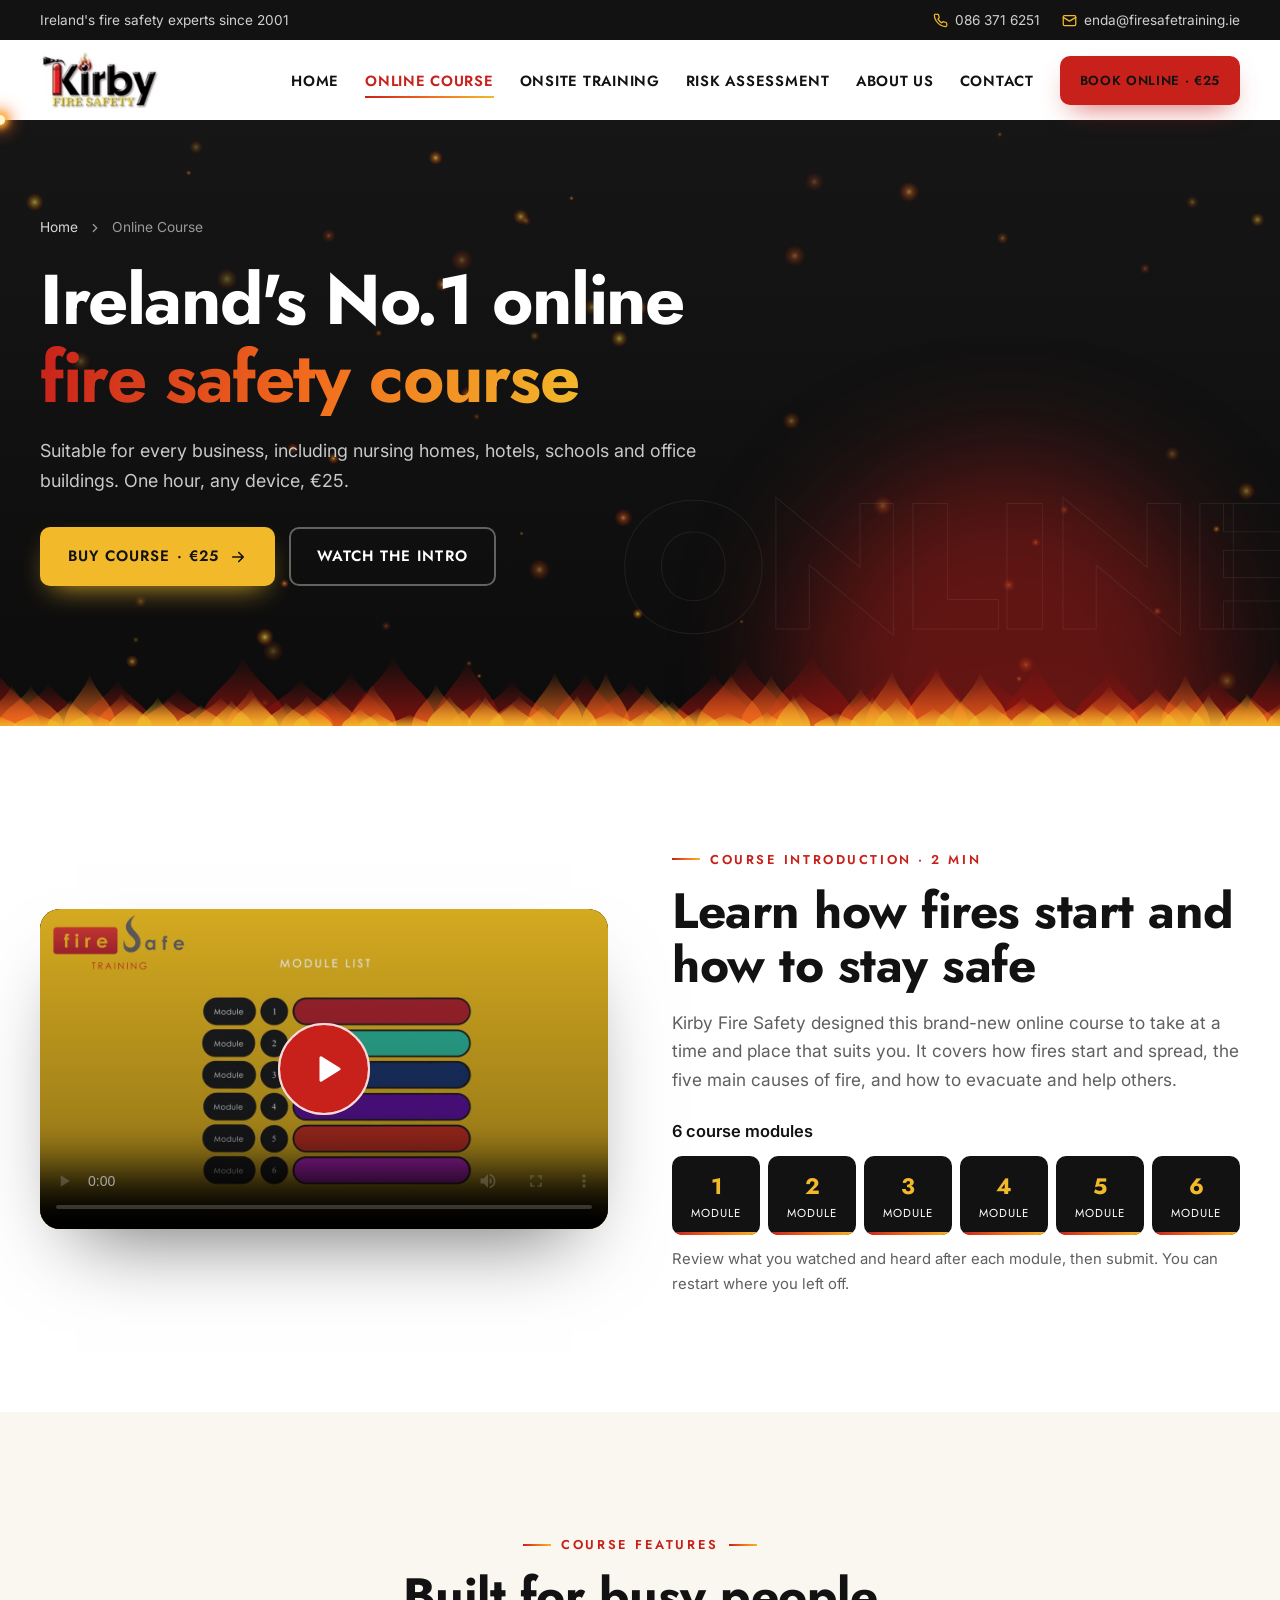
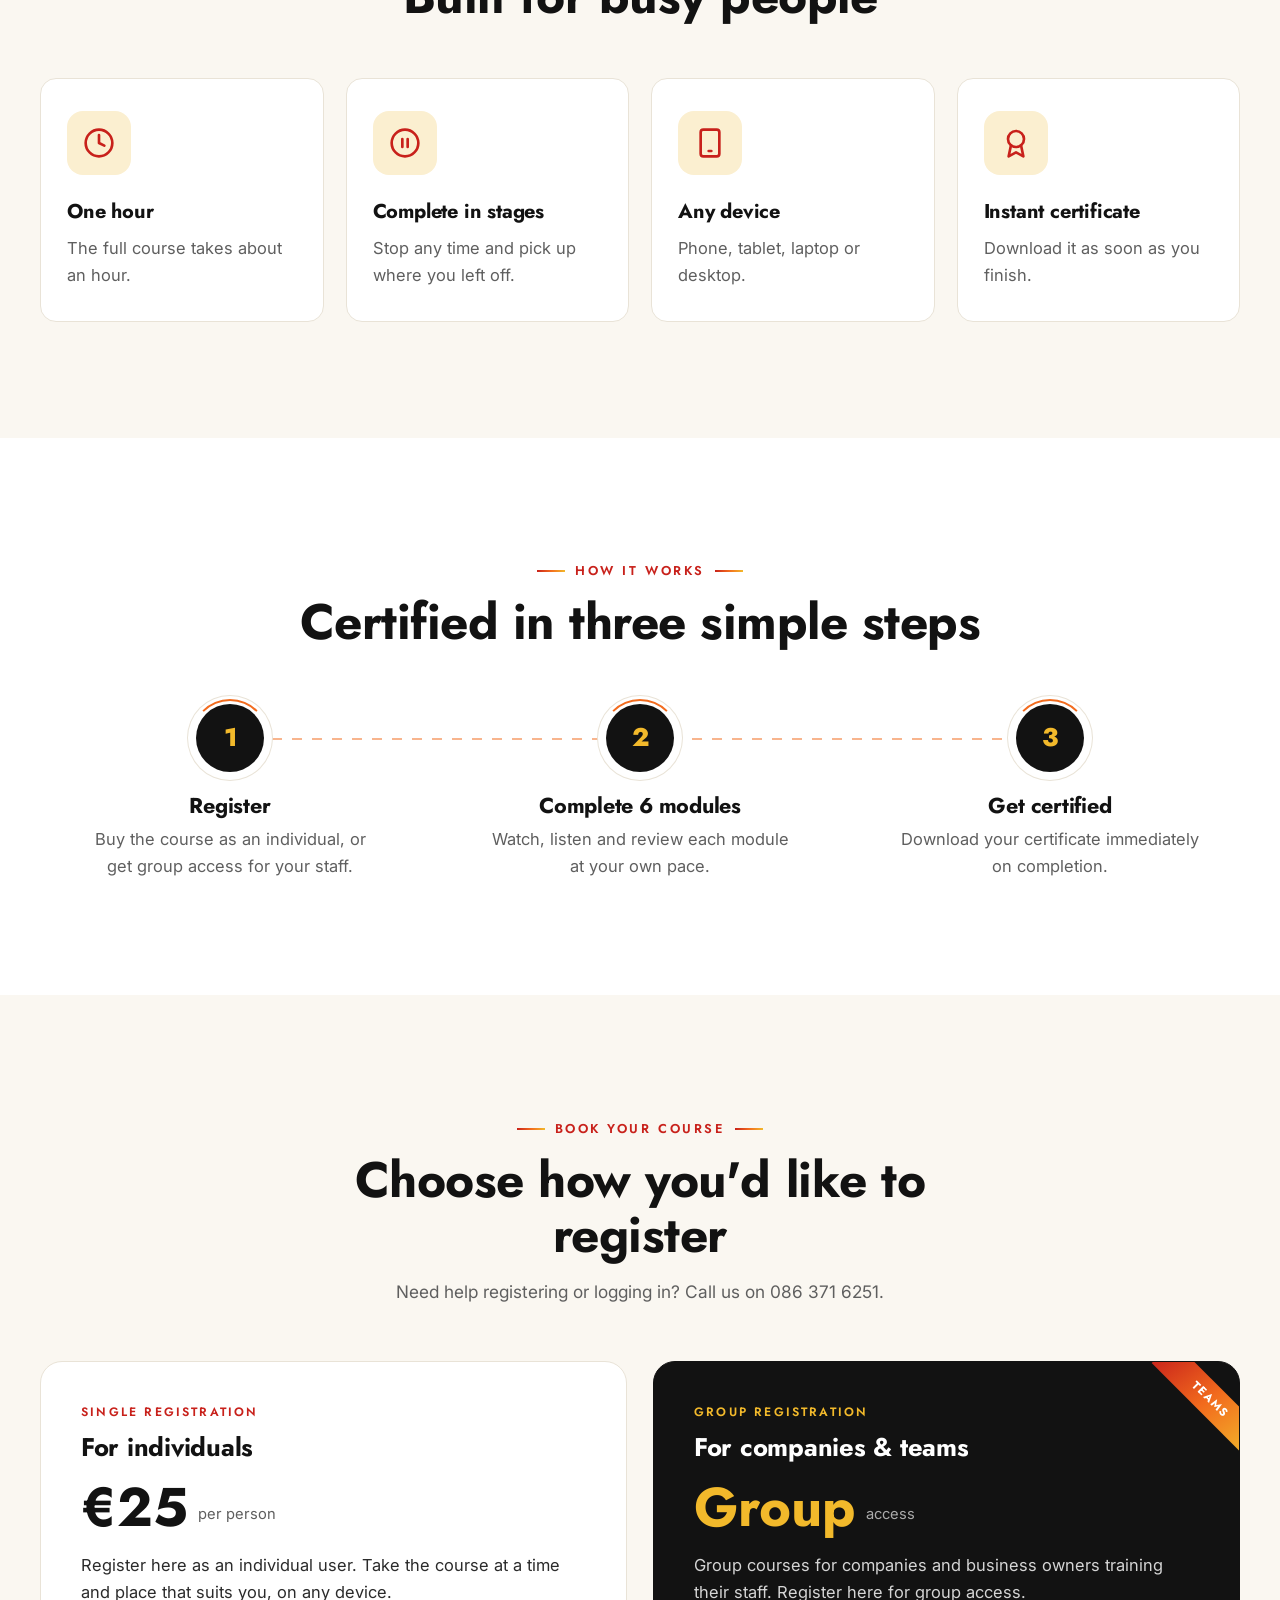
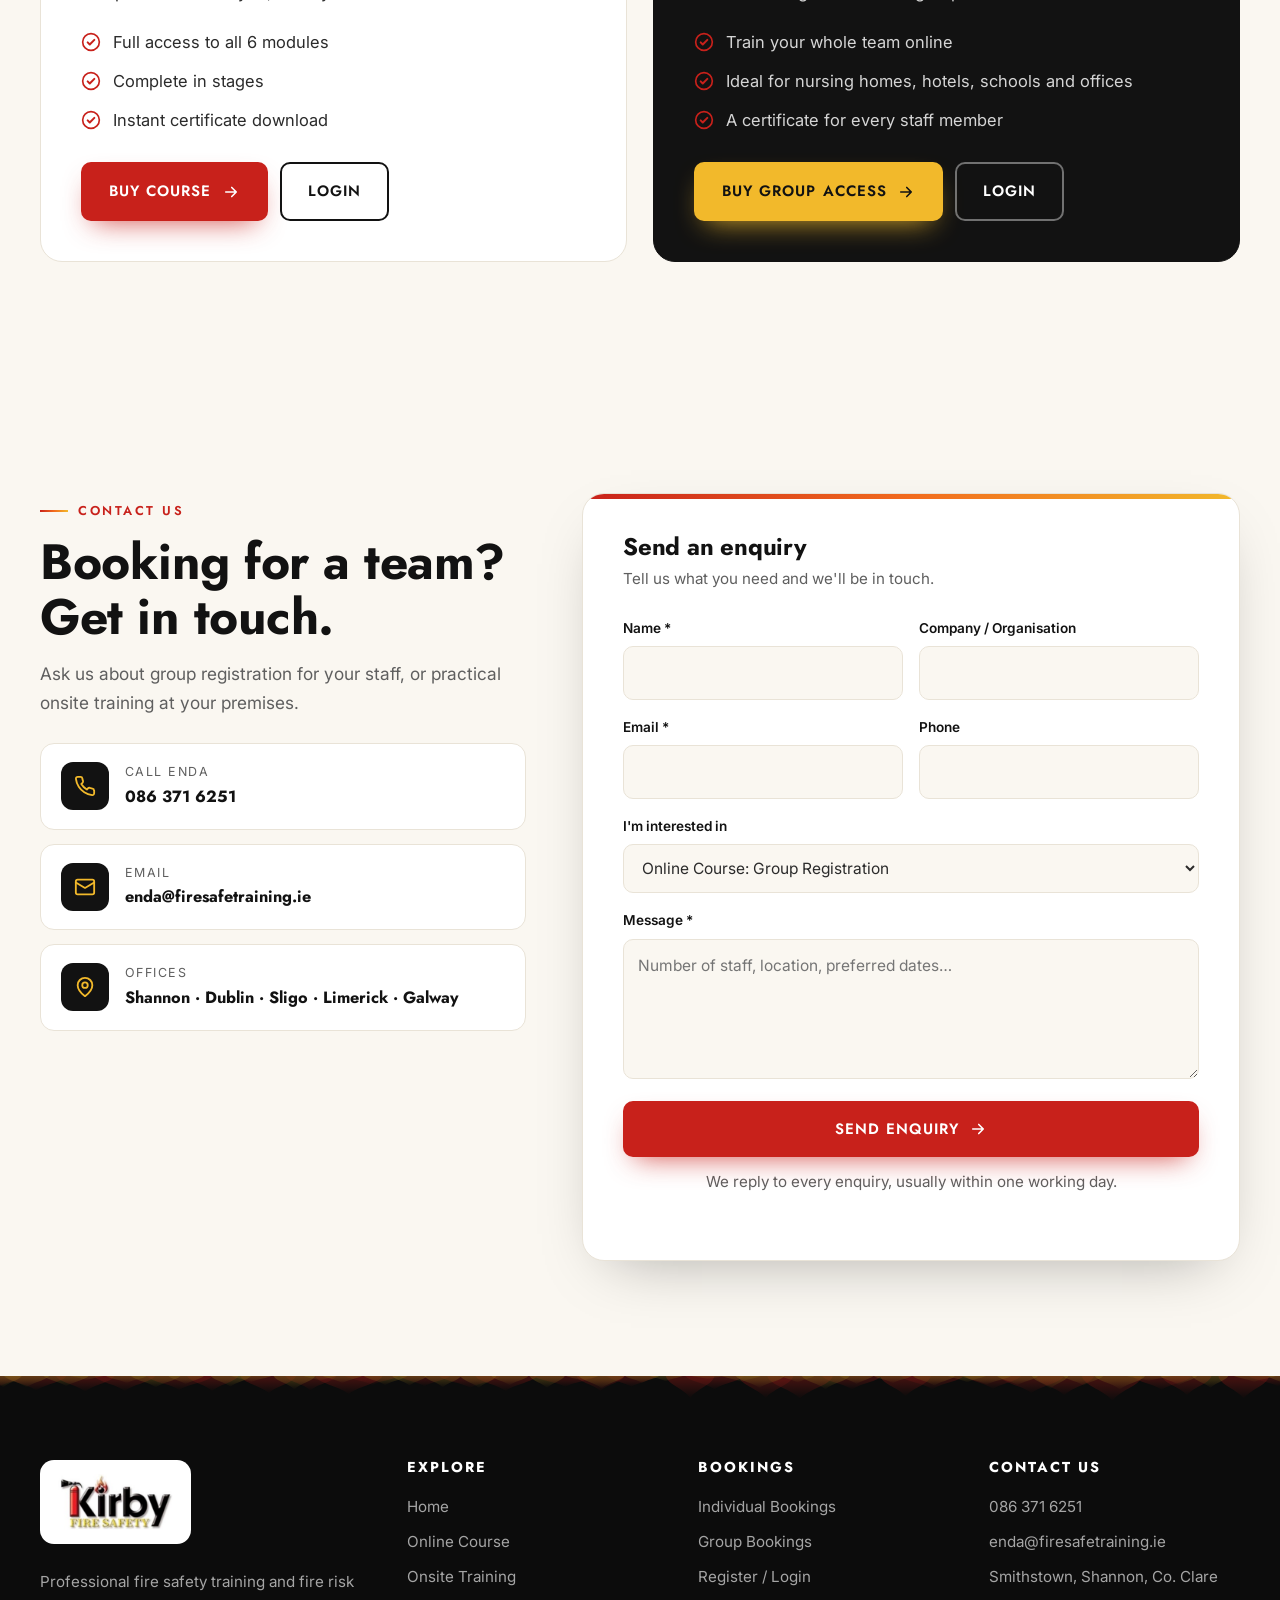
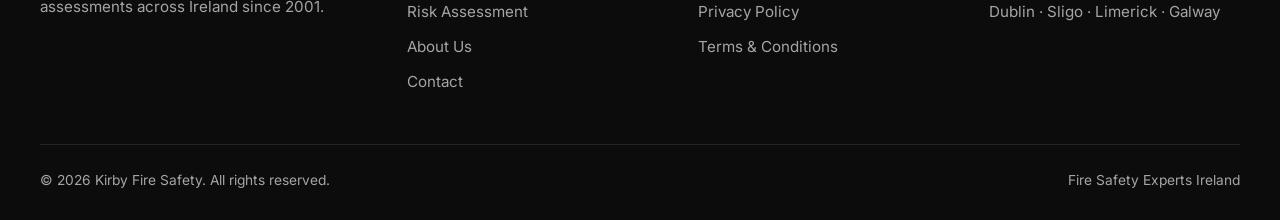
<file: online-course.html>
<!DOCTYPE html>
<html lang="en-IE" class="no-js">
<head>
<meta charset="UTF-8">
<meta name="viewport" content="width=device-width, initial-scale=1.0">
<title>Online Fire Safety Course €25 | Kirby Fire Safety Ireland</title>
<meta name="description" content="Ireland's No.1 online fire safety training course. €25, one hour, 6 modules, any device and an instant certificate. Individual and group registration.">
<meta name="theme-color" content="#121212">
<meta property="og:title" content="Online Fire Safety Course €25 | Kirby Fire Safety Ireland">
<meta property="og:description" content="Ireland's No.1 online fire safety training course. €25, one hour, 6 modules, any device and an instant certificate. Individual and group registration.">
<meta property="og:type" content="website">
<meta property="og:image" content="assets/course-poster.jpg">
<link rel="icon" href="assets/favicon.svg" type="image/svg+xml">
<link rel="preconnect" href="https://fonts.googleapis.com">
<link rel="preconnect" href="https://fonts.gstatic.com" crossorigin>
<link href="https://fonts.googleapis.com/css2?family=Jost:wght@500;600;700;800&family=Inter:wght@400;500;600&display=swap" rel="stylesheet">
<link rel="stylesheet" href="assets/css/style.css?v=60f94bf8">
<script>(function(){var d=document.documentElement;d.classList.remove('no-js');})();</script>
</head>
<body>
<svg width="0" height="0" style="position:absolute" aria-hidden="true"><defs>
<symbol id="i-phone" viewBox="0 0 24 24" fill="none" stroke="currentColor" stroke-width="2" stroke-linecap="round" stroke-linejoin="round"><path d="M22 16.9v3a2 2 0 0 1-2.2 2 19.8 19.8 0 0 1-8.6-3.1 19.5 19.5 0 0 1-6-6A19.8 19.8 0 0 1 2.1 4.2 2 2 0 0 1 4.1 2h3a2 2 0 0 1 2 1.7c.1.9.4 1.8.7 2.7a2 2 0 0 1-.5 2.1L8 9.8a16 16 0 0 0 6 6l1.3-1.3a2 2 0 0 1 2.1-.4c.9.3 1.8.6 2.7.7a2 2 0 0 1 1.7 2z"/></symbol>
<symbol id="i-mail" viewBox="0 0 24 24" fill="none" stroke="currentColor" stroke-width="2" stroke-linecap="round" stroke-linejoin="round"><rect x="2" y="4" width="20" height="16" rx="2"/><path d="m22 7-10 6L2 7"/></symbol>
<symbol id="i-pin" viewBox="0 0 24 24" fill="none" stroke="currentColor" stroke-width="2" stroke-linecap="round" stroke-linejoin="round"><path d="M20 10c0 6-8 12-8 12S4 16 4 10a8 8 0 0 1 16 0z"/><circle cx="12" cy="10" r="3"/></symbol>
<symbol id="i-check" viewBox="0 0 24 24" fill="none" stroke="currentColor" stroke-width="2.4" stroke-linecap="round" stroke-linejoin="round"><circle cx="12" cy="12" r="10" stroke-width="2"/><path d="m8 12.5 2.5 2.5L16 9.5"/></symbol>
<symbol id="i-tick" viewBox="0 0 24 24" fill="none" stroke="currentColor" stroke-width="3.2" stroke-linecap="round" stroke-linejoin="round"><path d="m5 12.5 4.5 4.5L19 7.5"/></symbol>
<symbol id="i-arrow" viewBox="0 0 24 24" fill="none" stroke="currentColor" stroke-width="2.2" stroke-linecap="round" stroke-linejoin="round"><path d="M5 12h14M13 6l6 6-6 6"/></symbol>
<symbol id="i-chev" viewBox="0 0 24 24" fill="none" stroke="currentColor" stroke-width="2.2" stroke-linecap="round" stroke-linejoin="round"><path d="m9 6 6 6-6 6"/></symbol>
<symbol id="i-up" viewBox="0 0 24 24" fill="none" stroke="currentColor" stroke-width="2.6" stroke-linecap="round" stroke-linejoin="round"><path d="M12 19V5M5 12l7-7 7 7"/></symbol>
<symbol id="i-play" viewBox="0 0 24 24" fill="currentColor"><path d="M7 4.5v15a1 1 0 0 0 1.5.9l12-7.5a1 1 0 0 0 0-1.8l-12-7.5A1 1 0 0 0 7 4.5z"/></symbol>
<symbol id="i-laptop" viewBox="0 0 24 24" fill="none" stroke="currentColor" stroke-width="1.8" stroke-linecap="round" stroke-linejoin="round"><rect x="3" y="4" width="18" height="12" rx="2"/><path d="M2 20h20M10 9.5v3l3-1.5z"/></symbol>
<symbol id="i-group" viewBox="0 0 24 24" fill="none" stroke="currentColor" stroke-width="1.8" stroke-linecap="round" stroke-linejoin="round"><circle cx="12" cy="6" r="3"/><path d="M6.5 14a5.5 5.5 0 0 1 11 0"/><circle cx="5" cy="15.5" r="2"/><circle cx="12" cy="15.5" r="2"/><circle cx="19" cy="15.5" r="2"/><path d="M1.5 22a3.5 3.5 0 0 1 7 0M8.5 22a3.5 3.5 0 0 1 7 0M15.5 22a3.5 3.5 0 0 1 7 0"/></symbol>
<symbol id="i-flame" viewBox="0 0 24 24" fill="none" stroke="currentColor" stroke-width="1.8" stroke-linecap="round" stroke-linejoin="round"><path d="M12 22c4.4 0 7-2.9 7-6.8 0-4.6-3.6-7-4.6-11.2-2 1.3-3.4 3.5-3.4 6-1.3-.8-2-2.3-2-3.8C7 8 5 10.8 5 15.2 5 19.1 7.6 22 12 22z"/><path d="M12 22c-1.7 0-3-1.2-3-3 0-2 1.5-3 3-5 1.5 2 3 3 3 5 0 1.8-1.3 3-3 3z"/></symbol>
<symbol id="i-exit" viewBox="0 0 24 24" fill="none" stroke="currentColor" stroke-width="1.8" stroke-linecap="round" stroke-linejoin="round"><path d="M14 3h6v18h-6"/><circle cx="8" cy="5" r="1.6"/><path d="m5 21 2.5-6 2.5 2v4M7.5 15l1-5 3 2.5 2 .5M8.5 10 6 11l-1 3"/></symbol>
<symbol id="i-shield" viewBox="0 0 24 24" fill="none" stroke="currentColor" stroke-width="1.8" stroke-linecap="round" stroke-linejoin="round"><path d="M12 22s8-4 8-10V5l-8-3-8 3v7c0 6 8 10 8 10z"/><path d="m8.5 12 2.5 2.5 4.5-5"/></symbol>
<symbol id="i-warden" viewBox="0 0 24 24" fill="none" stroke="currentColor" stroke-width="1.8" stroke-linecap="round" stroke-linejoin="round"><circle cx="12" cy="6" r="3.2"/><path d="M5 22v-4a7 7 0 0 1 14 0v4"/><path d="M9 13.5 12 22l3-8.5"/><path d="M7.5 4.5c1.5-2.5 7.5-2.5 9 0"/></symbol>
<symbol id="i-heart" viewBox="0 0 24 24" fill="none" stroke="currentColor" stroke-width="1.8" stroke-linecap="round" stroke-linejoin="round"><path d="M19.5 13.5 12 21l-7.5-7.5A5 5 0 0 1 12 6.5a5 5 0 0 1 7.5 7z"/><path d="M12 10v6M9 13h6"/></symbol>
<symbol id="i-alarm" viewBox="0 0 24 24" fill="none" stroke="currentColor" stroke-width="1.8" stroke-linecap="round" stroke-linejoin="round"><circle cx="12" cy="13" r="7"/><circle cx="12" cy="13" r="2.5"/><path d="M5 4 2.5 6.5M19 4l2.5 2.5"/></symbol>
<symbol id="i-ext" viewBox="0 0 24 24" fill="none" stroke="currentColor" stroke-width="1.8" stroke-linecap="round" stroke-linejoin="round"><rect x="7" y="8" width="8" height="14" rx="3"/><path d="M9 8V5h4v3M13 5h3l3-2M11 5V3"/></symbol>
<symbol id="i-door" viewBox="0 0 24 24" fill="none" stroke="currentColor" stroke-width="1.8" stroke-linecap="round" stroke-linejoin="round"><path d="M4 22h16M6 22V3h12v19"/><circle cx="14.5" cy="12.5" r="1"/></symbol>
<symbol id="i-sign" viewBox="0 0 24 24" fill="none" stroke="currentColor" stroke-width="1.8" stroke-linecap="round" stroke-linejoin="round"><rect x="2" y="6" width="20" height="12" rx="2"/><path d="m14 9 3 3-3 3M17 12H7"/></symbol>
<symbol id="i-bolt" viewBox="0 0 24 24" fill="none" stroke="currentColor" stroke-width="1.8" stroke-linecap="round" stroke-linejoin="round"><path d="M13 2 4 14h7l-1 8 9-12h-7z"/></symbol>
<symbol id="i-doc" viewBox="0 0 24 24" fill="none" stroke="currentColor" stroke-width="1.8" stroke-linecap="round" stroke-linejoin="round"><path d="M14 2H6a2 2 0 0 0-2 2v16a2 2 0 0 0 2 2h12a2 2 0 0 0 2-2V8z"/><path d="M14 2v6h6M8 13h8M8 17h5"/></symbol>
<symbol id="i-clock" viewBox="0 0 24 24" fill="none" stroke="currentColor" stroke-width="2" stroke-linecap="round" stroke-linejoin="round"><circle cx="12" cy="12" r="10"/><path d="M12 6v6l4 2"/></symbol>
<symbol id="i-device" viewBox="0 0 24 24" fill="none" stroke="currentColor" stroke-width="2" stroke-linecap="round" stroke-linejoin="round"><rect x="5" y="2" width="14" height="20" rx="2"/><path d="M11 18h2"/></symbol>
<symbol id="i-award" viewBox="0 0 24 24" fill="none" stroke="currentColor" stroke-width="2" stroke-linecap="round" stroke-linejoin="round"><circle cx="12" cy="9" r="6"/><path d="m8.2 13.8-1.7 8.2 5.5-3 5.5 3-1.7-8.2"/></symbol>
<symbol id="i-pause" viewBox="0 0 24 24" fill="none" stroke="currentColor" stroke-width="2" stroke-linecap="round" stroke-linejoin="round"><circle cx="12" cy="12" r="10"/><path d="M10 9v6M14 9v6"/></symbol>
<symbol id="i-quote" viewBox="0 0 24 24" fill="currentColor"><path d="M3 21c3 0 7-1 7-8V5H3v8h4c0 4-2 5-4 5zm11 0c3 0 7-1 7-8V5h-7v8h4c0 4-2 5-4 5z"/></symbol>
<symbol id="i-building" viewBox="0 0 24 24" fill="none" stroke="currentColor" stroke-width="2" stroke-linecap="round" stroke-linejoin="round"><path d="M3 22h18M6 22V4h12v18M10 8h4M10 12h4M10 16h4"/></symbol>
<symbol id="i-home" viewBox="0 0 24 24" fill="none" stroke="currentColor" stroke-width="2" stroke-linecap="round" stroke-linejoin="round"><path d="m3 10 9-7 9 7v11a1 1 0 0 1-1 1h-5v-7H9v7H4a1 1 0 0 1-1-1z"/></symbol>
<symbol id="i-therm" viewBox="0 0 24 24" fill="none" stroke="currentColor" stroke-width="2" stroke-linecap="round" stroke-linejoin="round"><path d="M14 14.8V4a2 2 0 0 0-4 0v10.8a4 4 0 1 0 4 0z"/></symbol>
<symbol id="i-log" viewBox="0 0 24 24" fill="none" stroke="currentColor" stroke-width="2" stroke-linecap="round" stroke-linejoin="round"><ellipse cx="18" cy="12" rx="3" ry="5"/><path d="M18 7H6a3 5 0 0 0 0 10h12"/><path d="M8 10h5M7 14h6"/></symbol>
<symbol id="i-wind" viewBox="0 0 24 24" fill="none" stroke="currentColor" stroke-width="2" stroke-linecap="round" stroke-linejoin="round"><path d="M3 8h11a3 3 0 1 0-3-3M3 12h16a3 3 0 1 1-3 3M3 16h7"/></symbol>
<symbol id="i-map" viewBox="0 0 24 24" fill="none" stroke="currentColor" stroke-width="2" stroke-linecap="round" stroke-linejoin="round"><path d="m1 6 7-3 8 3 7-3v15l-7 3-8-3-7 3z"/><path d="M8 3v15M16 6v15"/></symbol>
<symbol id="i-target" viewBox="0 0 24 24" fill="none" stroke="currentColor" stroke-width="2" stroke-linecap="round" stroke-linejoin="round"><circle cx="12" cy="12" r="10"/><circle cx="12" cy="12" r="6"/><circle cx="12" cy="12" r="2"/></symbol>
<symbol id="i-alert" viewBox="0 0 24 24" fill="none" stroke="currentColor" stroke-width="2" stroke-linecap="round" stroke-linejoin="round"><path d="M10.3 3.9 1.8 18a2 2 0 0 0 1.7 3h17a2 2 0 0 0 1.7-3L13.7 3.9a2 2 0 0 0-3.4 0z"/><path d="M12 9v4M12 17h.01"/></symbol>
<symbol id="i-user" viewBox="0 0 24 24" fill="none" stroke="currentColor" stroke-width="2" stroke-linecap="round" stroke-linejoin="round"><circle cx="12" cy="8" r="4"/><path d="M4 21a8 8 0 0 1 16 0"/></symbol>
</defs></svg>
<div class="page">
<div class="topbar"><div class="wrap">
  <span class="tagline">Ireland's fire safety experts since 2001</span>
  <div class="links">
    <a href="tel:+353863716251"><svg aria-hidden="true"><use href="#i-phone"/></svg>086 371 6251</a>
    <a href="mailto:enda@firesafetraining.ie" class="hide-sm"><svg aria-hidden="true"><use href="#i-mail"/></svg>enda@firesafetraining.ie</a>
  </div>
</div></div>
<header class="site" id="header">
  <nav class="wrap nav" aria-label="Main">
    <a href="index.html" class="brand" aria-label="Kirby Fire Safety home"><img src="assets/logo-tight.jpg" alt="Kirby Fire Safety" width="600" height="292"></a>
    <button class="burger" id="burger" aria-label="Menu" aria-expanded="false" aria-controls="menu"><span></span></button>
    <ul class="menu" id="menu"><li><a href="index.html">Home</a></li><li><a href="online-course.html" class="active" aria-current="page">Online Course</a></li><li><a href="onsite-training.html">Onsite Training</a></li><li><a href="fire-risk-assessment.html">Risk Assessment</a></li><li><a href="about.html">About Us</a></li><li><a href="contact.html">Contact</a></li><li><a href="online-course.html#register" class="btn btn-red">Book Online · €25</a></li></ul>
  </nav>
  <div class="fuse" aria-hidden="true"><span></span></div>
</header>
<main>
<section class="page-hero">
  <canvas class="embers-canvas" data-density="45"></canvas>
  <div class="glow" style="width:420px;height:420px;right:5%;bottom:-160px;background:rgba(200,33,27,.45)"></div>
  <span class="ghost-word" aria-hidden="true">ONLINE</span>
  <div class="wrap">
    <nav class="crumbs fade-up" style="--fd:.05s" aria-label="Breadcrumb"><a href="index.html">Home</a><svg aria-hidden="true"><use href="#i-chev"/></svg><span>Online Course</span></nav>
    <h1><span class="line"><span>Ireland's No.1 online</span></span><span class="line"><span><span class="fire-text">fire safety course</span></span></span></h1>
    <p class="fade-up" style="--fd:.45s">Suitable for every business, including nursing homes, hotels, schools and office buildings. One hour, any device, €25.</p>
    <div class="hero-ctas fade-up" style="--fd:.6s"><a href="#register" class="btn btn-gold">Buy Course · €25 <svg aria-hidden="true"><use href="#i-arrow"/></svg></a><a href="#video" class="btn btn-ghost">Watch the intro</a></div>
  </div>
  <div class="flames" aria-hidden="true"><svg viewBox="0 0 1200 110" preserveAspectRatio="none"><defs><linearGradient id="fg130" x1="0" y1="1" x2="0" y2="0"><stop offset="0" stop-color="#8E130F" stop-opacity="0.9"/><stop offset="1" stop-color="#8E130F" stop-opacity="0"/></linearGradient><linearGradient id="fg131" x1="0" y1="1" x2="0" y2="0"><stop offset="0" stop-color="#F26B1D" stop-opacity="0.9"/><stop offset="1" stop-color="#F26B1D" stop-opacity="0"/></linearGradient><linearGradient id="fg132" x1="0" y1="1" x2="0" y2="0"><stop offset="0" stop-color="#F2B92B" stop-opacity="1"/><stop offset="1" stop-color="#F2B92B" stop-opacity="0"/></linearGradient></defs><g fill="url(#fg130)"><path class="t" style="--d:1.66s;--dl:-0.37s" d="M-47,110 C-47,80 -16,70 -8,43 C-0,70 31,80 31,110Z"/><path class="t" style="--d:1.56s;--dl:-0.26s" d="M13,110 C13,89 39,82 46,64 C52,82 79,89 79,110Z"/><path class="t" style="--d:1.29s;--dl:-1.68s" d="M76,110 C76,88 103,81 110,61 C117,81 144,88 144,110Z"/><path class="t" style="--d:1.03s;--dl:-1.74s" d="M133,110 C133,92 160,86 167,69 C174,86 201,92 201,110Z"/><path class="t" style="--d:1.57s;--dl:-1.90s" d="M187,110 C187,77 220,67 228,38 C237,67 270,77 270,110Z"/><path class="t" style="--d:1.34s;--dl:-1.51s" d="M241,110 C241,87 274,80 282,60 C291,80 324,87 324,110Z"/><path class="t" style="--d:1.29s;--dl:-0.63s" d="M294,110 C294,84 322,76 329,53 C336,76 364,84 364,110Z"/><path class="t" style="--d:1.79s;--dl:-1.38s" d="M328,110 C328,77 361,66 369,37 C377,66 410,77 410,110Z"/><path class="t" style="--d:1.51s;--dl:-0.89s" d="M406,110 C406,79 432,68 438,40 C445,68 470,79 470,110Z"/><path class="t" style="--d:1.13s;--dl:-0.92s" d="M443,110 C443,88 473,81 480,62 C488,81 517,88 517,110Z"/><path class="t" style="--d:1.34s;--dl:-0.47s" d="M517,110 C517,85 543,77 549,54 C555,77 581,85 581,110Z"/><path class="t" style="--d:0.97s;--dl:-1.30s" d="M556,110 C556,88 584,81 591,62 C598,81 626,88 626,110Z"/><path class="t" style="--d:1.74s;--dl:-0.09s" d="M630,110 C630,85 661,77 669,54 C677,77 709,85 709,110Z"/><path class="t" style="--d:1.48s;--dl:-0.32s" d="M656,110 C656,77 689,67 697,38 C706,67 739,77 739,110Z"/><path class="t" style="--d:1.62s;--dl:-0.41s" d="M719,110 C719,76 752,65 761,35 C769,65 803,76 803,110Z"/><path class="t" style="--d:1.02s;--dl:-1.94s" d="M790,110 C790,85 822,77 830,55 C838,77 870,85 870,110Z"/><path class="t" style="--d:1.46s;--dl:-1.16s" d="M843,110 C843,79 870,69 876,41 C883,69 909,79 909,110Z"/><path class="t" style="--d:1.21s;--dl:-0.59s" d="M890,110 C890,86 922,77 930,56 C938,77 970,86 970,110Z"/><path class="t" style="--d:1.10s;--dl:-0.14s" d="M939,110 C939,80 965,70 971,43 C977,70 1002,80 1002,110Z"/><path class="t" style="--d:0.93s;--dl:-0.88s" d="M1004,110 C1004,82 1034,73 1041,48 C1049,73 1078,82 1078,110Z"/><path class="t" style="--d:1.80s;--dl:-0.24s" d="M1056,110 C1056,90 1080,84 1086,66 C1092,84 1116,90 1116,110Z"/><path class="t" style="--d:0.97s;--dl:-0.94s" d="M1101,110 C1101,87 1131,80 1139,59 C1147,80 1177,87 1177,110Z"/><path class="t" style="--d:1.20s;--dl:-0.99s" d="M1166,110 C1166,77 1190,66 1196,37 C1202,66 1226,77 1226,110Z"/></g><g fill="url(#fg131)"><path class="t" style="--d:1.50s;--dl:-0.59s" d="M-15,110 C-15,90 6,84 11,66 C17,84 38,90 38,110Z"/><path class="t" style="--d:1.56s;--dl:-0.52s" d="M-2,110 C-2,91 23,84 29,67 C35,84 60,91 60,110Z"/><path class="t" style="--d:1.43s;--dl:-0.71s" d="M60,110 C60,85 80,77 84,55 C89,77 109,85 109,110Z"/><path class="t" style="--d:1.22s;--dl:-0.08s" d="M90,110 C90,94 109,89 114,74 C119,89 138,94 138,110Z"/><path class="t" style="--d:1.44s;--dl:-0.01s" d="M128,110 C128,97 152,93 158,81 C163,93 187,97 187,110Z"/><path class="t" style="--d:1.40s;--dl:-0.67s" d="M180,110 C180,95 201,91 207,78 C212,91 233,95 233,110Z"/><path class="t" style="--d:1.68s;--dl:-0.22s" d="M212,110 C212,92 230,86 235,69 C240,86 258,92 258,110Z"/><path class="t" style="--d:1.25s;--dl:-0.07s" d="M263,110 C263,95 283,90 288,77 C293,90 313,95 313,110Z"/><path class="t" style="--d:1.69s;--dl:-1.98s" d="M285,110 C285,93 306,87 311,72 C316,87 337,93 337,110Z"/><path class="t" style="--d:1.62s;--dl:-0.65s" d="M326,110 C326,90 344,83 349,66 C354,83 372,90 372,110Z"/><path class="t" style="--d:0.90s;--dl:-0.50s" d="M386,110 C386,90 405,83 409,65 C414,83 433,90 433,110Z"/><path class="t" style="--d:1.23s;--dl:-0.69s" d="M422,110 C422,96 443,91 449,79 C454,91 476,96 476,110Z"/><path class="t" style="--d:1.50s;--dl:-1.87s" d="M458,110 C458,95 481,90 487,77 C493,90 516,95 516,110Z"/><path class="t" style="--d:1.42s;--dl:-1.24s" d="M494,110 C494,84 515,76 520,53 C526,76 547,84 547,110Z"/><path class="t" style="--d:1.02s;--dl:-1.07s" d="M545,110 C545,85 564,76 568,53 C573,76 591,85 591,110Z"/><path class="t" style="--d:1.77s;--dl:-0.60s" d="M583,110 C583,90 602,84 607,66 C612,84 632,90 632,110Z"/><path class="t" style="--d:1.55s;--dl:-0.21s" d="M608,110 C608,98 626,93 630,82 C635,93 652,98 652,110Z"/><path class="t" style="--d:1.63s;--dl:-0.85s" d="M653,110 C653,85 679,77 685,55 C692,77 717,85 717,110Z"/><path class="t" style="--d:1.16s;--dl:-1.52s" d="M694,110 C694,86 717,77 723,56 C729,77 752,86 752,110Z"/><path class="t" style="--d:1.32s;--dl:-0.54s" d="M719,110 C719,94 744,88 751,74 C757,88 783,94 783,110Z"/><path class="t" style="--d:0.93s;--dl:-0.52s" d="M785,110 C785,91 802,85 807,69 C811,85 829,91 829,110Z"/><path class="t" style="--d:1.67s;--dl:-1.71s" d="M811,110 C811,84 831,75 836,52 C841,75 860,84 860,110Z"/><path class="t" style="--d:1.34s;--dl:-0.52s" d="M848,110 C848,83 872,74 878,50 C884,74 908,83 908,110Z"/><path class="t" style="--d:1.07s;--dl:-0.75s" d="M892,110 C892,84 914,76 919,53 C925,76 946,84 946,110Z"/><path class="t" style="--d:0.93s;--dl:-1.64s" d="M932,110 C932,95 954,91 959,78 C965,91 987,95 987,110Z"/><path class="t" style="--d:1.18s;--dl:-1.77s" d="M964,110 C964,97 987,92 992,81 C998,92 1020,97 1020,110Z"/><path class="t" style="--d:1.09s;--dl:-1.49s" d="M1010,110 C1010,90 1034,84 1040,66 C1046,84 1070,90 1070,110Z"/><path class="t" style="--d:0.92s;--dl:-1.72s" d="M1052,110 C1052,92 1077,86 1084,69 C1090,86 1115,92 1115,110Z"/><path class="t" style="--d:0.95s;--dl:-1.00s" d="M1088,110 C1088,85 1107,77 1111,55 C1116,77 1135,85 1135,110Z"/><path class="t" style="--d:1.45s;--dl:-0.49s" d="M1143,110 C1143,94 1165,89 1170,75 C1176,89 1197,94 1197,110Z"/><path class="t" style="--d:1.58s;--dl:-0.68s" d="M1174,110 C1174,98 1195,94 1201,84 C1206,94 1227,98 1227,110Z"/></g><g fill="url(#fg132)"><path class="t" style="--d:1.28s;--dl:-1.83s" d="M-27,110 C-27,103 -9,101 -5,95 C-1,101 17,103 17,110Z"/><path class="t" style="--d:1.74s;--dl:-1.63s" d="M11,110 C11,103 30,100 34,94 C39,100 58,103 58,110Z"/><path class="t" style="--d:1.50s;--dl:-1.18s" d="M44,110 C44,97 62,93 66,81 C70,93 88,97 88,110Z"/><path class="t" style="--d:1.44s;--dl:-0.11s" d="M64,110 C64,102 81,100 86,93 C90,100 108,102 108,110Z"/><path class="t" style="--d:1.60s;--dl:-1.75s" d="M102,110 C102,98 118,94 123,83 C127,94 143,98 143,110Z"/><path class="t" style="--d:1.41s;--dl:-0.83s" d="M128,110 C128,96 144,91 148,78 C152,91 168,96 168,110Z"/><path class="t" style="--d:1.20s;--dl:-1.34s" d="M164,110 C164,99 183,96 188,86 C193,96 211,99 211,110Z"/><path class="t" style="--d:0.97s;--dl:-0.96s" d="M198,110 C198,97 214,93 217,81 C221,93 237,97 237,110Z"/><path class="t" style="--d:1.79s;--dl:-0.90s" d="M216,110 C216,96 234,91 238,78 C243,91 261,96 261,110Z"/><path class="t" style="--d:0.97s;--dl:-0.43s" d="M246,110 C246,98 264,94 268,84 C273,94 291,98 291,110Z"/><path class="t" style="--d:1.77s;--dl:-0.42s" d="M275,110 C275,100 290,97 294,89 C297,97 312,100 312,110Z"/><path class="t" style="--d:1.78s;--dl:-0.18s" d="M320,110 C320,101 334,98 338,90 C341,98 356,101 356,110Z"/><path class="t" style="--d:1.25s;--dl:-0.42s" d="M336,110 C336,102 350,100 353,93 C356,100 370,102 370,110Z"/><path class="t" style="--d:0.94s;--dl:-0.46s" d="M362,110 C362,104 380,101 384,96 C388,101 406,104 406,110Z"/><path class="t" style="--d:1.54s;--dl:-1.40s" d="M400,110 C400,95 417,90 421,77 C425,90 443,95 443,110Z"/><path class="t" style="--d:0.95s;--dl:-1.24s" d="M438,110 C438,95 452,90 455,77 C459,90 473,95 473,110Z"/><path class="t" style="--d:1.06s;--dl:-1.41s" d="M458,110 C458,99 476,95 480,85 C485,95 503,99 503,110Z"/><path class="t" style="--d:1.15s;--dl:-1.16s" d="M490,110 C490,100 505,96 509,87 C512,96 527,100 527,110Z"/><path class="t" style="--d:1.54s;--dl:-0.19s" d="M522,110 C522,95 537,90 541,76 C545,90 560,95 560,110Z"/><path class="t" style="--d:1.77s;--dl:-0.51s" d="M550,110 C550,102 568,99 573,92 C577,99 596,102 596,110Z"/><path class="t" style="--d:0.99s;--dl:-0.88s" d="M587,110 C587,102 602,99 606,91 C609,99 624,102 624,110Z"/><path class="t" style="--d:1.28s;--dl:-1.42s" d="M602,110 C602,97 619,92 623,81 C627,92 644,97 644,110Z"/><path class="t" style="--d:0.90s;--dl:-1.77s" d="M636,110 C636,100 651,97 655,89 C659,97 674,100 674,110Z"/><path class="t" style="--d:1.64s;--dl:-0.90s" d="M660,110 C660,103 678,100 683,94 C687,100 705,103 705,110Z"/><path class="t" style="--d:1.37s;--dl:-0.49s" d="M702,110 C702,102 715,100 719,93 C722,100 735,102 735,110Z"/><path class="t" style="--d:1.23s;--dl:-1.50s" d="M727,110 C727,95 740,90 744,76 C747,90 760,95 760,110Z"/><path class="t" style="--d:1.41s;--dl:-1.26s" d="M762,110 C762,103 780,100 784,94 C789,100 807,103 807,110Z"/><path class="t" style="--d:1.59s;--dl:-0.98s" d="M797,110 C797,96 814,91 818,78 C822,91 839,96 839,110Z"/><path class="t" style="--d:1.24s;--dl:-0.04s" d="M820,110 C820,96 837,91 841,78 C845,91 862,96 862,110Z"/><path class="t" style="--d:1.16s;--dl:-1.11s" d="M855,110 C855,100 871,97 875,89 C879,97 895,100 895,110Z"/><path class="t" style="--d:1.40s;--dl:-1.57s" d="M877,110 C877,95 894,91 898,78 C902,91 919,95 919,110Z"/><path class="t" style="--d:1.55s;--dl:-1.49s" d="M907,110 C907,98 925,95 929,84 C933,95 951,98 951,110Z"/><path class="t" style="--d:1.07s;--dl:-0.48s" d="M946,110 C946,98 963,94 967,84 C971,94 988,98 988,110Z"/><path class="t" style="--d:0.94s;--dl:-0.70s" d="M966,110 C966,99 984,95 989,85 C993,95 1012,99 1012,110Z"/><path class="t" style="--d:1.04s;--dl:-1.54s" d="M1001,110 C1001,99 1020,96 1024,86 C1029,96 1047,99 1047,110Z"/><path class="t" style="--d:1.26s;--dl:-1.61s" d="M1032,110 C1032,98 1045,94 1049,84 C1052,94 1066,98 1066,110Z"/><path class="t" style="--d:0.94s;--dl:-1.40s" d="M1065,110 C1065,98 1080,94 1084,84 C1088,94 1104,98 1104,110Z"/><path class="t" style="--d:1.26s;--dl:-1.75s" d="M1088,110 C1088,97 1105,92 1109,80 C1113,92 1130,97 1130,110Z"/><path class="t" style="--d:1.77s;--dl:-1.17s" d="M1116,110 C1116,94 1130,89 1133,75 C1137,89 1151,94 1151,110Z"/><path class="t" style="--d:1.36s;--dl:-0.12s" d="M1149,110 C1149,94 1165,89 1169,75 C1173,89 1189,94 1189,110Z"/><path class="t" style="--d:1.00s;--dl:-0.84s" d="M1187,110 C1187,97 1202,93 1205,82 C1209,93 1224,97 1224,110Z"/></g></svg></div>
</section>
<section class="section" id="video">
  <div class="wrap split">
    <div class="reveal left">
      <div class="video-frame">
        <video id="courseVideo" src="assets/fire-safety-course.mp4" poster="assets/course-poster.jpg" preload="metadata" playsinline controls></video>
        <button class="play" id="playBtn" aria-label="Play course introduction video"><span><svg aria-hidden="true"><use href="#i-play"/></svg></span></button>
      </div>
    </div>
    <div class="reveal right">
      <span class="eyebrow">Course Introduction · 2 min</span>
      <h2 class="h2">Learn how fires start and how to stay safe</h2>
      <p class="lede">Kirby Fire Safety designed this brand-new online course to take at a time and place that suits you. It covers how fires start and spread, the five main causes of fire, and how to evacuate and help others.</p>
      <p style="font-weight:600;color:var(--ink);margin:24px 0 10px">6 course modules</p>
      <div class="modules"><div style="--i:0"><b>1</b>Module</div><div style="--i:1"><b>2</b>Module</div><div style="--i:2"><b>3</b>Module</div><div style="--i:3"><b>4</b>Module</div><div style="--i:4"><b>5</b>Module</div><div style="--i:5"><b>6</b>Module</div></div>
      <p class="muted" style="font-size:.93rem;margin-top:12px">Review what you watched and heard after each module, then submit. You can restart where you left off.</p>
    </div>
  </div>
</section>

<section class="section paper">
  <div class="wrap">
    <div class="section-head center reveal"><span class="eyebrow">Course Features</span><h2>Built for busy people</h2></div>
    <div class="features-grid" data-stagger><div class="service glow-card mini"><div class="icon"><svg aria-hidden="true"><use href="#i-clock"/></svg></div><h3>One hour</h3><p>The full course takes about an hour.</p></div><div class="service glow-card mini"><div class="icon"><svg aria-hidden="true"><use href="#i-pause"/></svg></div><h3>Complete in stages</h3><p>Stop any time and pick up where you left off.</p></div><div class="service glow-card mini"><div class="icon"><svg aria-hidden="true"><use href="#i-device"/></svg></div><h3>Any device</h3><p>Phone, tablet, laptop or desktop.</p></div><div class="service glow-card mini"><div class="icon"><svg aria-hidden="true"><use href="#i-award"/></svg></div><h3>Instant certificate</h3><p>Download it as soon as you finish.</p></div></div>
  </div>
</section>

<section class="section">
  <div class="wrap">
    <div class="section-head center reveal"><span class="eyebrow">How It Works</span><h2>Certified in three simple steps</h2></div>
    <div class="steps"><div class="step reveal" style="--rd:0.0s"><span class="step-n">1</span><h3>Register</h3><p>Buy the course as an individual, or get group access for your staff.</p></div><div class="step reveal" style="--rd:0.12s"><span class="step-n">2</span><h3>Complete 6 modules</h3><p>Watch, listen and review each module at your own pace.</p></div><div class="step reveal" style="--rd:0.24s"><span class="step-n">3</span><h3>Get certified</h3><p>Download your certificate immediately on completion.</p></div></div>
  </div>
</section>

<section class="section paper" id="register">
  <div class="wrap">
    <div class="section-head center reveal"><span class="eyebrow">Book Your Course</span><h2>Choose how you'd like to register</h2><p>Need help registering or logging in? Call us on 086 371 6251.</p></div>
    <div class="reg-grid">
      <div class="reg glow-card reveal left">
        <span class="tag">Single Registration</span>
        <h3>For individuals</h3>
        <div class="price"><b>€25</b><span>per person</span></div>
        <p>Register here as an individual user. Take the course at a time and place that suits you, on any device.</p>
        <ul class="ticks">
          <li><svg aria-hidden="true"><use href="#i-check"/></svg>Full access to all 6 modules</li>
          <li><svg aria-hidden="true"><use href="#i-check"/></svg>Complete in stages</li>
          <li><svg aria-hidden="true"><use href="#i-check"/></svg>Instant certificate download</li>
        </ul>
        <div class="actions"><a href="https://firesafetraining.ie" class="btn btn-red" target="_blank" rel="noopener">Buy Course <svg aria-hidden="true"><use href="#i-arrow"/></svg></a><a href="https://firesafetraining.ie" class="btn btn-outline" target="_blank" rel="noopener">Login</a></div>
      </div>
      <div class="reg featured glow-card reveal right" style="position:relative">
        <span class="ribbon">Teams</span>
        <span class="tag">Group Registration</span>
        <h3>For companies &amp; teams</h3>
        <div class="price"><b>Group</b><span>access</span></div>
        <p>Group courses for companies and business owners training their staff. Register here for group access.</p>
        <ul class="ticks">
          <li><svg aria-hidden="true"><use href="#i-check"/></svg>Train your whole team online</li>
          <li><svg aria-hidden="true"><use href="#i-check"/></svg>Ideal for nursing homes, hotels, schools and offices</li>
          <li><svg aria-hidden="true"><use href="#i-check"/></svg>A certificate for every staff member</li>
        </ul>
        <div class="actions"><a href="https://firesafetraining.ie" class="btn btn-gold" target="_blank" rel="noopener">Buy Group Access <svg aria-hidden="true"><use href="#i-arrow"/></svg></a><a href="https://firesafetraining.ie" class="btn btn-outline" target="_blank" rel="noopener">Login</a></div>
      </div>
    </div>
  </div>
</section>

<section class="section paper contact-strip" id="contact-form">
  <div class="wrap contact-grid">
    <div class="reveal left">
      <span class="eyebrow">Contact Us</span>
      <h2 class="h2">Booking for a team? Get in touch.</h2>
      <p class="lede">Ask us about group registration for your staff, or practical onsite training at your premises.</p>
      <div class="cinfo" style="margin-top:26px">
        <a href="tel:+353863716251"><span class="ic"><svg aria-hidden="true"><use href="#i-phone"/></svg></span><span><small>Call Enda</small><b>086 371 6251</b></span></a>
        <a href="mailto:enda@firesafetraining.ie"><span class="ic"><svg aria-hidden="true"><use href="#i-mail"/></svg></span><span><small>Email</small><b>enda@firesafetraining.ie</b></span></a>
        <div class="ci"><span class="ic"><svg aria-hidden="true"><use href="#i-pin"/></svg></span><span><small>Offices</small><b>Shannon · Dublin · Sligo · Limerick · Galway</b></span></div>
      </div>
    </div>
    
    <form class="card enquiry-form reveal right" id="enquiry" novalidate>
      <h3>Send an enquiry</h3>
      <p>Tell us what you need and we'll be in touch.</p>
      <div class="fields">
        <div class="field"><label for="f-name">Name *</label><input id="f-name" name="name" required autocomplete="name"></div>
        <div class="field"><label for="f-company">Company / Organisation</label><input id="f-company" name="company" autocomplete="organization"></div>
        <div class="field"><label for="f-email">Email *</label><input id="f-email" name="email" type="email" required autocomplete="email"></div>
        <div class="field"><label for="f-phone">Phone</label><input id="f-phone" name="phone" type="tel" autocomplete="tel"></div>
        <div class="field full"><label for="f-service">I'm interested in</label><select id="f-service" name="service"><option>Onsite Fire Safety &amp; Evacuation Training</option><option>Advanced Onsite Training (Residential / Care Home)</option><option>Fire Warden / Marshal Training</option><option selected>Online Course: Group Registration</option><option>Fire Risk Assessment / Inspection</option><option>Something else</option></select></div>
        <div class="field full"><label for="f-msg">Message *</label><textarea id="f-msg" name="message" required placeholder="Number of staff, location, preferred dates…"></textarea></div>
        <input type="text" name="_honey" class="hp" tabindex="-1" autocomplete="off" aria-hidden="true">
      </div>
      <button type="submit" class="btn btn-red">Send Enquiry <svg aria-hidden="true"><use href="#i-arrow"/></svg></button>
      <p class="form-note" role="status" aria-live="polite">We reply to every enquiry, usually within one working day.</p>
      <div class="form-success" hidden>
        <div class="ok-icon"><svg aria-hidden="true"><use href="#i-tick"/></svg></div>
        <h3>Thank you!</h3>
        <p>Your enquiry has been sent to our team. We'll be in touch shortly.</p>
      </div>
    </form>
  </div>
</section></main>
<footer>
  <div class="flames" aria-hidden="true"><svg viewBox="0 0 1200 110" preserveAspectRatio="none"><defs><linearGradient id="fg990" x1="0" y1="1" x2="0" y2="0"><stop offset="0" stop-color="#C8211B" stop-opacity="0.7"/><stop offset="1" stop-color="#C8211B" stop-opacity="0"/></linearGradient><linearGradient id="fg991" x1="0" y1="1" x2="0" y2="0"><stop offset="0" stop-color="#F2B92B" stop-opacity="0.6"/><stop offset="1" stop-color="#F2B92B" stop-opacity="0"/></linearGradient></defs><g fill="url(#fg990)"><path class="t" style="--d:1.12s;--dl:-1.52s" d="M-26,110 C-26,98 -7,94 -2,84 C2,94 21,98 21,110Z"/><path class="t" style="--d:1.38s;--dl:-1.88s" d="M5,110 C5,96 28,91 34,79 C40,91 63,96 63,110Z"/><path class="t" style="--d:1.10s;--dl:-1.80s" d="M52,110 C52,95 74,90 80,77 C85,90 108,95 108,110Z"/><path class="t" style="--d:1.04s;--dl:-1.32s" d="M88,110 C88,96 111,91 117,78 C123,91 146,96 146,110Z"/><path class="t" style="--d:1.38s;--dl:-1.55s" d="M137,110 C137,96 162,92 168,80 C175,92 200,96 200,110Z"/><path class="t" style="--d:0.91s;--dl:-0.41s" d="M175,110 C175,96 194,91 199,78 C204,91 224,96 224,110Z"/><path class="t" style="--d:1.71s;--dl:-1.21s" d="M225,110 C225,94 246,88 252,74 C257,88 278,94 278,110Z"/><path class="t" style="--d:1.73s;--dl:-0.32s" d="M267,110 C267,96 287,92 291,79 C296,92 316,96 316,110Z"/><path class="t" style="--d:1.75s;--dl:-1.32s" d="M295,110 C295,93 321,87 327,72 C333,87 359,93 359,110Z"/><path class="t" style="--d:1.64s;--dl:-0.16s" d="M322,110 C322,101 344,98 349,89 C354,98 376,101 376,110Z"/><path class="t" style="--d:0.91s;--dl:-0.66s" d="M373,110 C373,100 393,96 398,87 C403,96 423,100 423,110Z"/><path class="t" style="--d:0.95s;--dl:-0.42s" d="M411,110 C411,98 435,94 441,84 C447,94 470,98 470,110Z"/><path class="t" style="--d:1.22s;--dl:-1.39s" d="M445,110 C445,96 468,91 474,78 C480,91 504,96 504,110Z"/><path class="t" style="--d:1.44s;--dl:-1.49s" d="M499,110 C499,99 524,96 530,86 C536,96 561,99 561,110Z"/><path class="t" style="--d:1.03s;--dl:-0.35s" d="M540,110 C540,95 558,91 563,78 C567,91 586,95 586,110Z"/><path class="t" style="--d:1.40s;--dl:-1.54s" d="M568,110 C568,99 587,95 592,86 C597,95 616,99 616,110Z"/><path class="t" style="--d:1.64s;--dl:-0.37s" d="M624,110 C624,90 643,83 647,65 C652,83 670,90 670,110Z"/><path class="t" style="--d:0.94s;--dl:-0.43s" d="M642,110 C642,97 664,93 670,81 C675,93 698,97 698,110Z"/><path class="t" style="--d:1.27s;--dl:-0.74s" d="M692,110 C692,90 712,83 718,65 C723,83 744,90 744,110Z"/><path class="t" style="--d:1.55s;--dl:-0.80s" d="M719,110 C719,89 744,82 750,64 C756,82 781,89 781,110Z"/><path class="t" style="--d:1.49s;--dl:-0.62s" d="M770,110 C770,97 793,92 799,81 C804,92 827,97 827,110Z"/><path class="t" style="--d:1.63s;--dl:-1.35s" d="M825,110 C825,91 844,85 849,68 C854,85 873,91 873,110Z"/><path class="t" style="--d:0.97s;--dl:-0.88s" d="M844,110 C844,97 868,93 874,81 C880,93 904,97 904,110Z"/><path class="t" style="--d:1.72s;--dl:-1.75s" d="M904,110 C904,98 926,93 931,82 C937,93 958,98 958,110Z"/><path class="t" style="--d:1.13s;--dl:-1.76s" d="M936,110 C936,94 961,88 967,74 C973,88 998,94 998,110Z"/><path class="t" style="--d:1.15s;--dl:-1.36s" d="M970,110 C970,92 992,86 998,70 C1003,86 1026,92 1026,110Z"/><path class="t" style="--d:1.30s;--dl:-0.76s" d="M1014,110 C1014,88 1037,80 1043,60 C1048,80 1071,88 1071,110Z"/><path class="t" style="--d:1.52s;--dl:-1.93s" d="M1061,110 C1061,96 1084,92 1089,80 C1095,92 1118,96 1118,110Z"/><path class="t" style="--d:1.48s;--dl:-1.31s" d="M1089,110 C1089,92 1108,86 1113,70 C1117,86 1136,92 1136,110Z"/><path class="t" style="--d:1.67s;--dl:-0.69s" d="M1142,110 C1142,89 1161,82 1166,64 C1171,82 1190,89 1190,110Z"/><path class="t" style="--d:0.90s;--dl:-0.62s" d="M1170,110 C1170,99 1192,96 1198,87 C1203,96 1225,99 1225,110Z"/></g><g fill="url(#fg991)"><path class="t" style="--d:1.61s;--dl:-0.89s" d="M-15,110 C-15,99 -0,95 3,85 C7,95 21,99 21,110Z"/><path class="t" style="--d:1.32s;--dl:-1.06s" d="M3,110 C3,99 20,95 25,85 C29,95 47,99 47,110Z"/><path class="t" style="--d:1.59s;--dl:-0.40s" d="M40,110 C40,100 58,96 62,87 C67,96 84,100 84,110Z"/><path class="t" style="--d:1.42s;--dl:-1.92s" d="M63,110 C63,105 78,103 81,98 C85,103 100,105 100,110Z"/><path class="t" style="--d:1.75s;--dl:-1.18s" d="M98,110 C98,102 114,100 119,93 C123,100 139,102 139,110Z"/><path class="t" style="--d:1.61s;--dl:-0.80s" d="M122,110 C122,99 142,95 146,85 C151,95 170,99 170,110Z"/><path class="t" style="--d:1.02s;--dl:-0.89s" d="M157,110 C157,101 171,98 174,91 C178,98 192,101 192,110Z"/><path class="t" style="--d:1.76s;--dl:-0.36s" d="M197,110 C197,99 212,96 216,86 C220,96 236,99 236,110Z"/><path class="t" style="--d:1.70s;--dl:-0.77s" d="M215,110 C215,103 231,101 236,95 C240,101 256,103 256,110Z"/><path class="t" style="--d:1.70s;--dl:-1.78s" d="M256,110 C256,97 272,93 276,81 C280,93 296,97 296,110Z"/><path class="t" style="--d:1.12s;--dl:-0.92s" d="M283,110 C283,104 296,102 300,97 C303,102 317,104 317,110Z"/><path class="t" style="--d:1.20s;--dl:-1.47s" d="M301,110 C301,103 317,100 321,93 C325,100 341,103 341,110Z"/><path class="t" style="--d:1.42s;--dl:-0.83s" d="M340,110 C340,101 357,98 361,89 C366,98 383,101 383,110Z"/><path class="t" style="--d:0.93s;--dl:-0.68s" d="M367,110 C367,100 381,97 384,88 C387,97 401,100 401,110Z"/><path class="t" style="--d:1.30s;--dl:-1.39s" d="M397,110 C397,99 412,95 415,85 C419,95 433,99 433,110Z"/><path class="t" style="--d:1.05s;--dl:-0.55s" d="M431,110 C431,98 445,94 449,84 C452,94 466,98 466,110Z"/><path class="t" style="--d:1.40s;--dl:-1.40s" d="M460,110 C460,100 474,97 478,89 C481,97 496,100 496,110Z"/><path class="t" style="--d:1.51s;--dl:-1.45s" d="M496,110 C496,98 509,94 513,84 C516,94 530,98 530,110Z"/><path class="t" style="--d:1.58s;--dl:-1.29s" d="M529,110 C529,104 542,102 546,97 C549,102 563,104 563,110Z"/><path class="t" style="--d:1.45s;--dl:-1.52s" d="M542,110 C542,98 560,94 564,83 C568,94 586,98 586,110Z"/><path class="t" style="--d:1.21s;--dl:-1.25s" d="M585,110 C585,102 599,100 602,93 C605,100 619,102 619,110Z"/><path class="t" style="--d:1.35s;--dl:-1.93s" d="M607,110 C607,104 621,102 624,96 C628,102 642,104 642,110Z"/><path class="t" style="--d:1.51s;--dl:-0.19s" d="M645,110 C645,105 660,104 664,100 C668,104 683,105 683,110Z"/><path class="t" style="--d:1.61s;--dl:-1.75s" d="M675,110 C675,103 691,101 695,95 C699,101 715,103 715,110Z"/><path class="t" style="--d:1.65s;--dl:-1.55s" d="M689,110 C689,98 708,94 712,84 C717,94 736,98 736,110Z"/><path class="t" style="--d:1.26s;--dl:-0.60s" d="M731,110 C731,103 744,100 748,94 C751,100 765,103 765,110Z"/><path class="t" style="--d:1.63s;--dl:-0.59s" d="M751,110 C751,97 769,93 774,81 C778,93 797,97 797,110Z"/><path class="t" style="--d:1.22s;--dl:-1.21s" d="M786,110 C786,102 800,99 803,91 C807,99 820,102 820,110Z"/><path class="t" style="--d:1.65s;--dl:-0.07s" d="M818,110 C818,102 833,100 837,93 C841,100 856,102 856,110Z"/><path class="t" style="--d:1.52s;--dl:-0.04s" d="M855,110 C855,100 872,97 876,88 C880,97 896,100 896,110Z"/><path class="t" style="--d:1.36s;--dl:-1.80s" d="M887,110 C887,103 903,101 907,94 C910,101 926,103 926,110Z"/><path class="t" style="--d:1.09s;--dl:-1.30s" d="M901,110 C901,101 920,98 925,90 C930,98 949,101 949,110Z"/><path class="t" style="--d:1.41s;--dl:-0.06s" d="M934,110 C934,100 950,97 954,89 C958,97 974,100 974,110Z"/><path class="t" style="--d:1.17s;--dl:-1.98s" d="M967,110 C967,97 981,93 985,82 C988,93 1002,97 1002,110Z"/><path class="t" style="--d:0.90s;--dl:-1.29s" d="M996,110 C996,100 1012,97 1016,88 C1020,97 1035,100 1035,110Z"/><path class="t" style="--d:0.97s;--dl:-1.18s" d="M1026,110 C1026,97 1045,93 1050,81 C1055,93 1074,97 1074,110Z"/><path class="t" style="--d:0.98s;--dl:-1.00s" d="M1054,110 C1054,104 1072,102 1077,97 C1082,102 1101,104 1101,110Z"/><path class="t" style="--d:1.67s;--dl:-0.87s" d="M1087,110 C1087,100 1102,97 1105,89 C1109,97 1123,100 1123,110Z"/><path class="t" style="--d:1.56s;--dl:-0.50s" d="M1117,110 C1117,98 1131,94 1135,84 C1138,94 1152,98 1152,110Z"/><path class="t" style="--d:1.51s;--dl:-1.01s" d="M1155,110 C1155,103 1172,101 1176,95 C1180,101 1198,103 1198,110Z"/><path class="t" style="--d:1.37s;--dl:-1.37s" d="M1188,110 C1188,101 1203,97 1207,89 C1210,97 1225,101 1225,110Z"/></g></svg></div>
  <div class="wrap">
    <div class="fgrid">
      <div>
        <div class="flogo"><img src="assets/logo-tight.jpg" alt="Kirby Fire Safety" loading="lazy" width="600" height="292"></div>
        <p>Professional fire safety training and fire risk assessments across Ireland since 2001.</p>
      </div>
      <div><h4>Explore</h4><ul><li><a href="index.html">Home</a></li><li><a href="online-course.html">Online Course</a></li><li><a href="onsite-training.html">Onsite Training</a></li><li><a href="fire-risk-assessment.html">Risk Assessment</a></li><li><a href="about.html">About Us</a></li><li><a href="contact.html">Contact</a></li></ul></div>
      <div><h4>Bookings</h4><ul>
        <li><a href="online-course.html#register">Individual Bookings</a></li>
        <li><a href="online-course.html#register">Group Bookings</a></li>
        <li><a href="https://firesafetraining.ie" target="_blank" rel="noopener">Register / Login</a></li>
        <li><a href="https://firesafetraining.ie" target="_blank" rel="noopener">Privacy Policy</a></li>
        <li><a href="https://firesafetraining.ie" target="_blank" rel="noopener">Terms &amp; Conditions</a></li>
      </ul></div>
      <div><h4>Contact Us</h4><ul>
        <li><a href="tel:+353863716251">086 371 6251</a></li>
        <li><a href="mailto:enda@firesafetraining.ie">enda@firesafetraining.ie</a></li>
        <li>Smithstown, Shannon, Co. Clare</li>
        <li>Dublin · Sligo · Limerick · Galway</li>
      </ul></div>
    </div>
    <div class="fbottom"><span>© <span class="year">2026</span> Kirby Fire Safety. All rights reserved.</span><span>Fire Safety Experts Ireland</span></div>
  </div>
</footer>
</div>
<a href="tel:+353863716251" class="call-fab" aria-label="Call Kirby Fire Safety"><svg aria-hidden="true"><use href="#i-phone"/></svg></a>
<button class="to-top" id="toTop" aria-label="Back to top"><svg aria-hidden="true"><use href="#i-up"/></svg></button>
<script src="assets/js/main.js?v=c16ca118"></script>
</body>
</html>
</file>
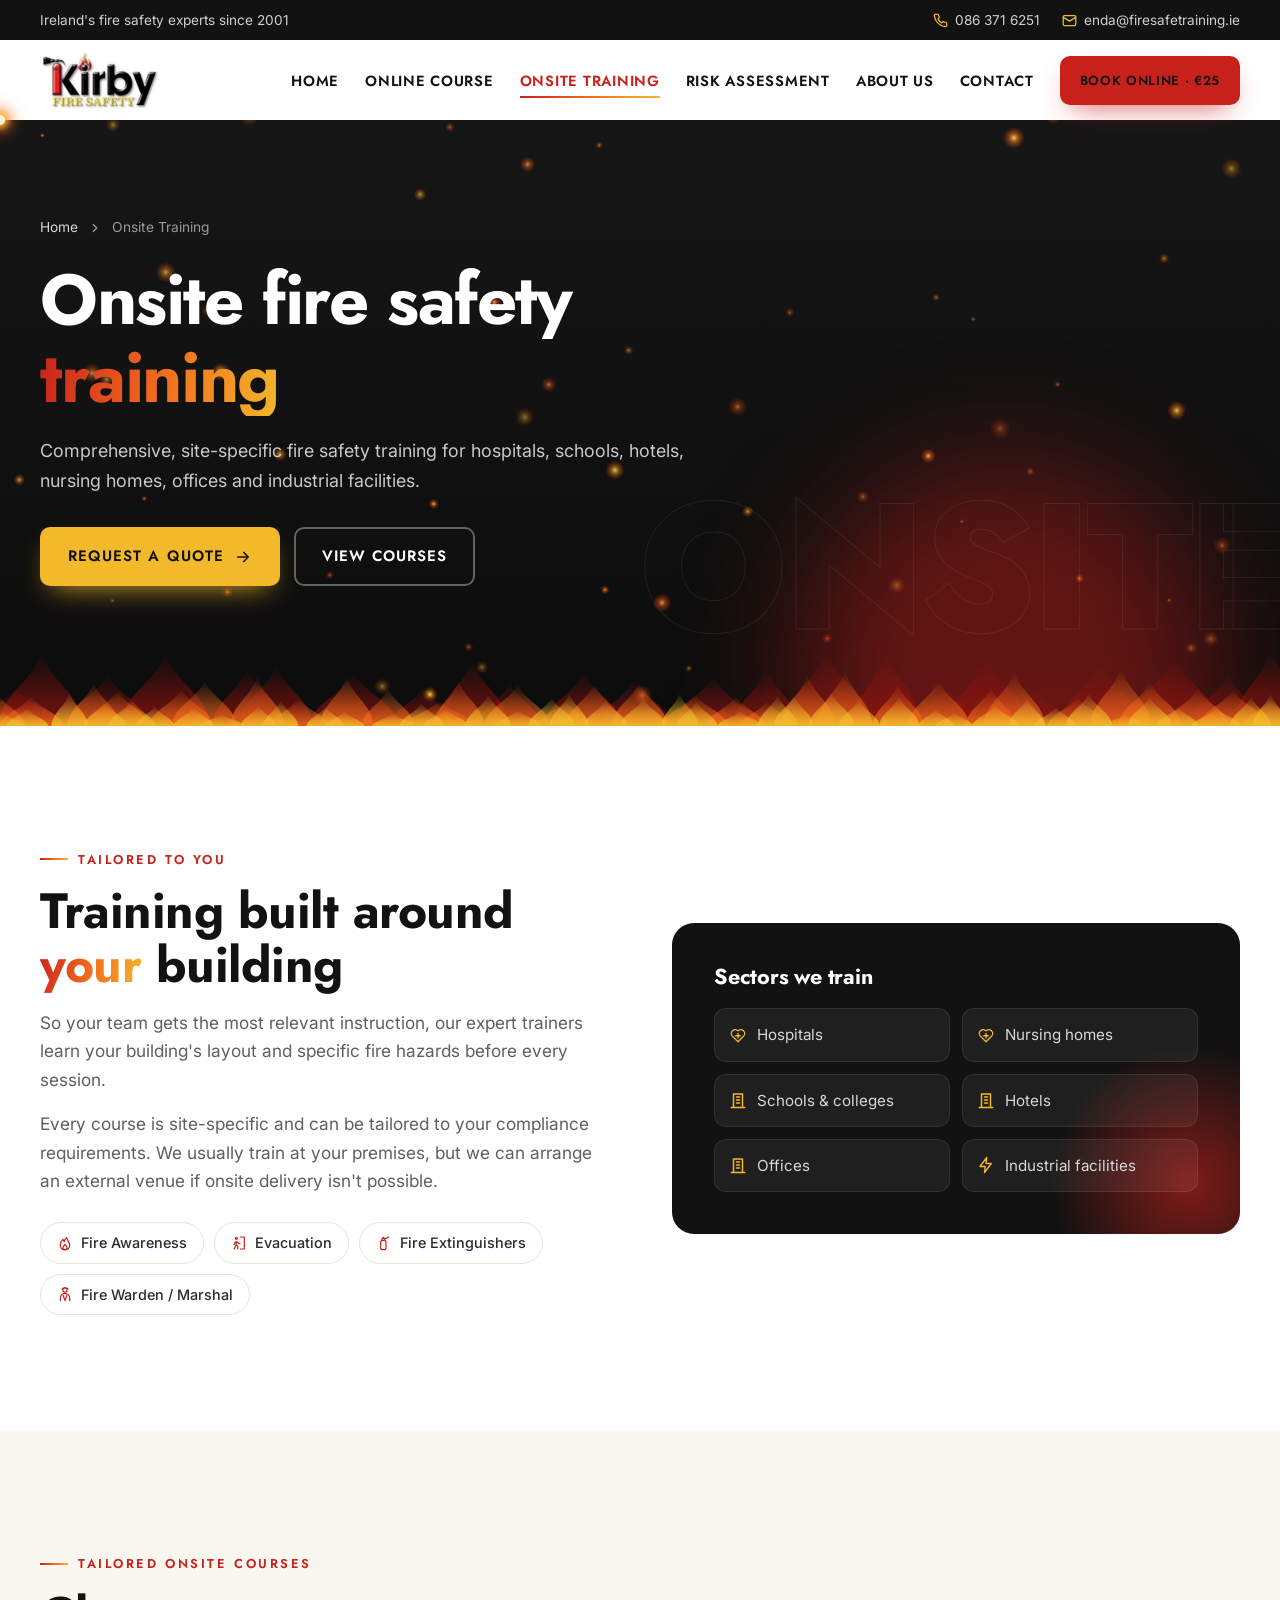
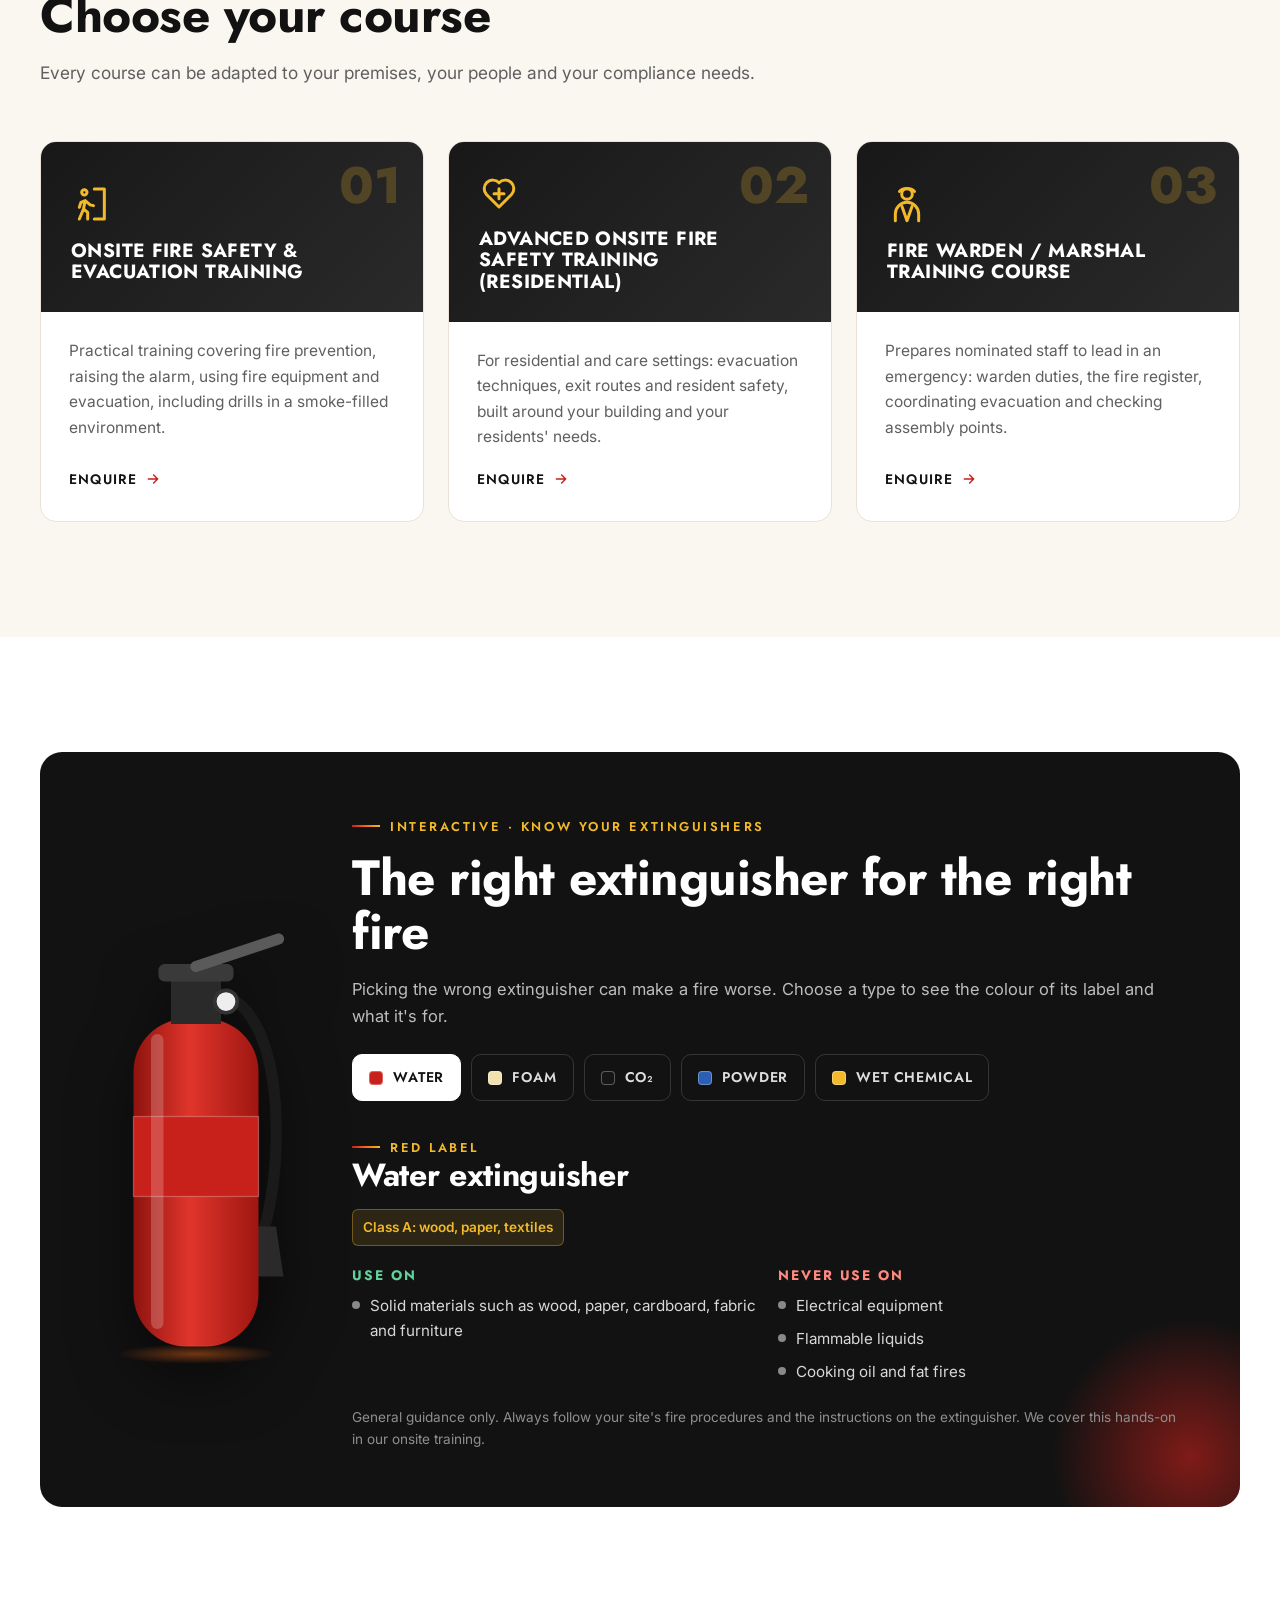
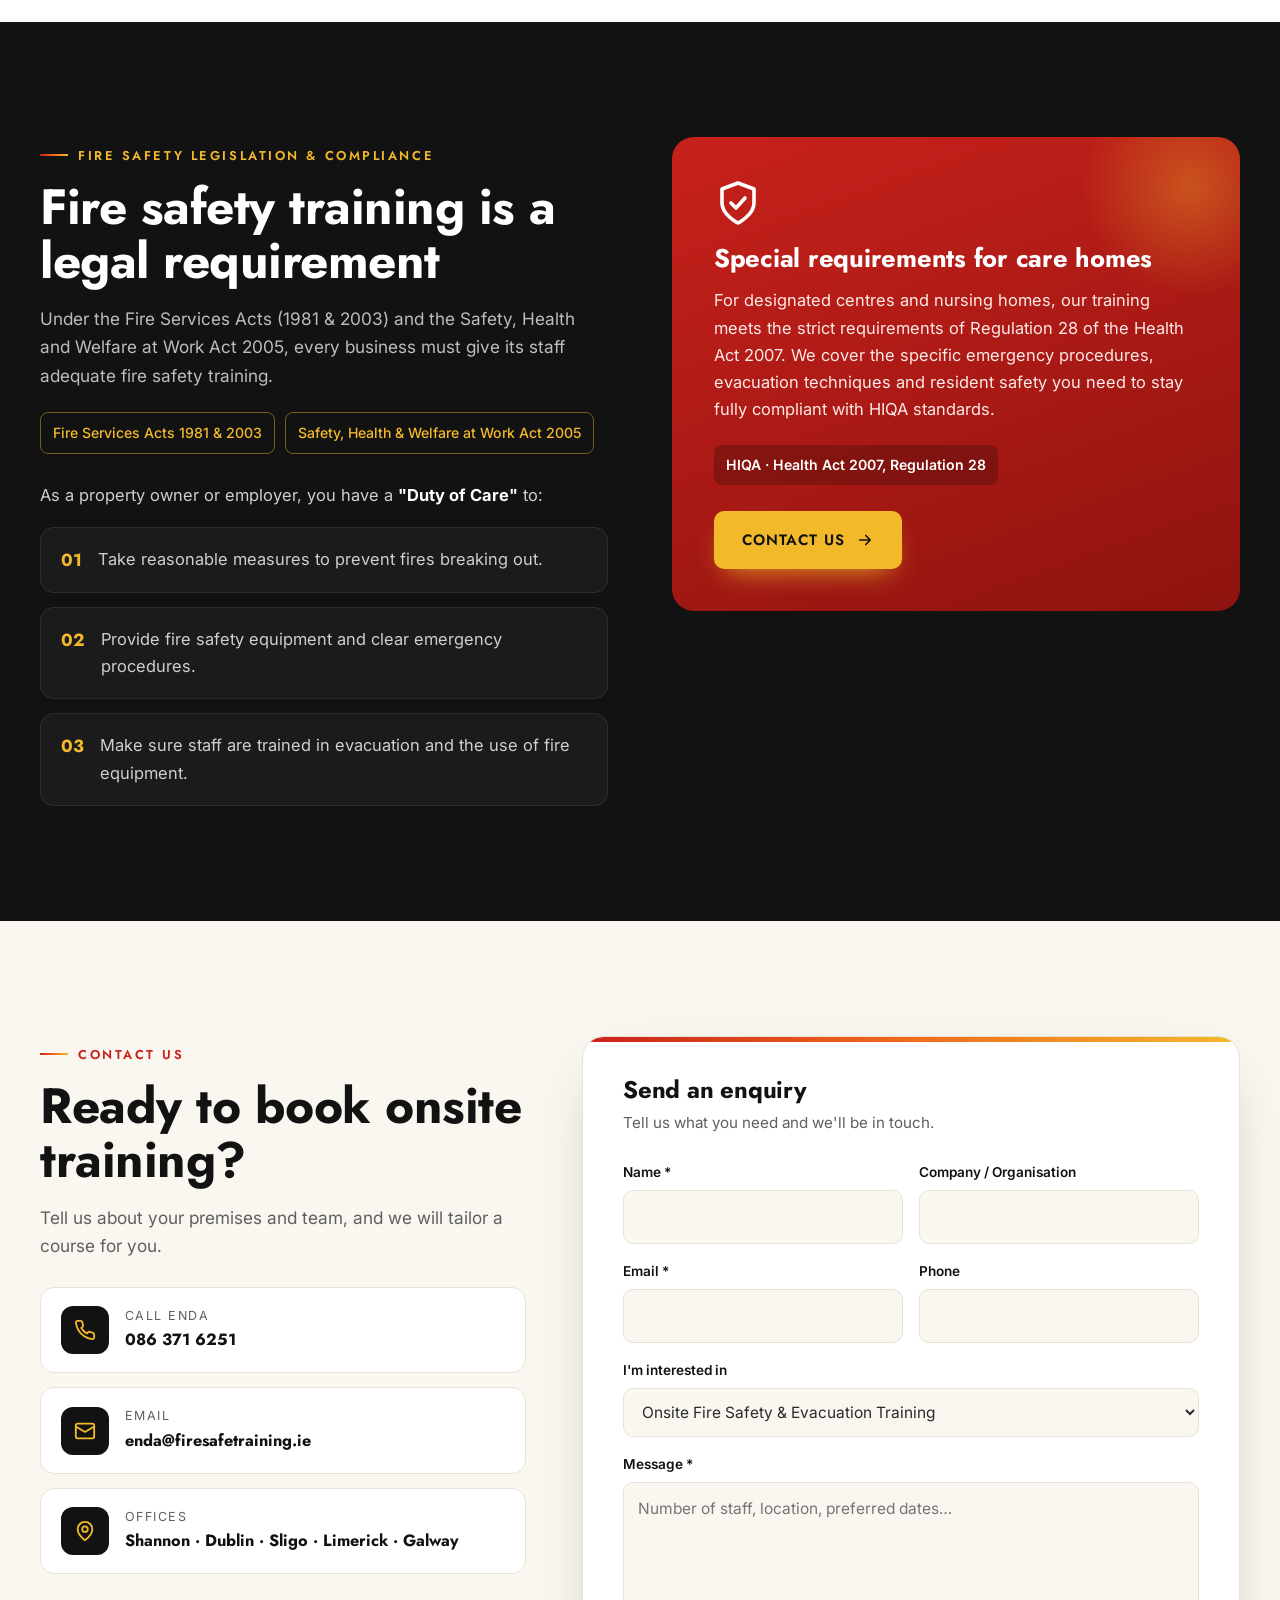
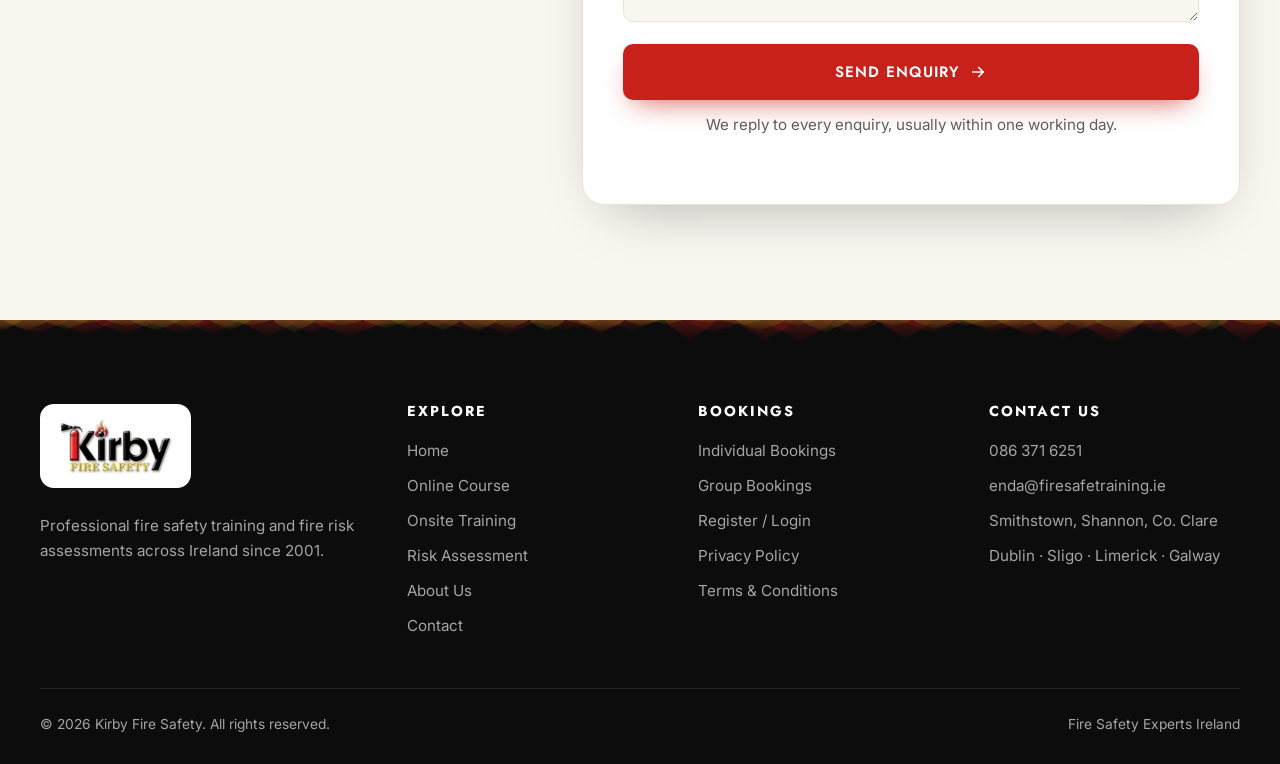
<file: onsite-training.html>
<!DOCTYPE html>
<html lang="en-IE" class="no-js">
<head>
<meta charset="UTF-8">
<meta name="viewport" content="width=device-width, initial-scale=1.0">
<title>Onsite Fire Safety Training & Fire Warden Courses | Kirby Fire Safety</title>
<meta name="description" content="Site-specific onsite fire safety, evacuation and fire warden/marshal training for hospitals, nursing homes, schools, hotels, offices and industry across Ireland. HIQA Regulation 28 compliant.">
<meta name="theme-color" content="#121212">
<meta property="og:title" content="Onsite Fire Safety Training & Fire Warden Courses | Kirby Fire Safety">
<meta property="og:description" content="Site-specific onsite fire safety, evacuation and fire warden/marshal training for hospitals, nursing homes, schools, hotels, offices and industry across Ireland. HIQA Regulation 28 compliant.">
<meta property="og:type" content="website">
<meta property="og:image" content="assets/course-poster.jpg">
<link rel="icon" href="assets/favicon.svg" type="image/svg+xml">
<link rel="preconnect" href="https://fonts.googleapis.com">
<link rel="preconnect" href="https://fonts.gstatic.com" crossorigin>
<link href="https://fonts.googleapis.com/css2?family=Jost:wght@500;600;700;800&family=Inter:wght@400;500;600&display=swap" rel="stylesheet">
<link rel="stylesheet" href="assets/css/style.css?v=60f94bf8">
<script>(function(){var d=document.documentElement;d.classList.remove('no-js');})();</script>
</head>
<body>
<svg width="0" height="0" style="position:absolute" aria-hidden="true"><defs>
<symbol id="i-phone" viewBox="0 0 24 24" fill="none" stroke="currentColor" stroke-width="2" stroke-linecap="round" stroke-linejoin="round"><path d="M22 16.9v3a2 2 0 0 1-2.2 2 19.8 19.8 0 0 1-8.6-3.1 19.5 19.5 0 0 1-6-6A19.8 19.8 0 0 1 2.1 4.2 2 2 0 0 1 4.1 2h3a2 2 0 0 1 2 1.7c.1.9.4 1.8.7 2.7a2 2 0 0 1-.5 2.1L8 9.8a16 16 0 0 0 6 6l1.3-1.3a2 2 0 0 1 2.1-.4c.9.3 1.8.6 2.7.7a2 2 0 0 1 1.7 2z"/></symbol>
<symbol id="i-mail" viewBox="0 0 24 24" fill="none" stroke="currentColor" stroke-width="2" stroke-linecap="round" stroke-linejoin="round"><rect x="2" y="4" width="20" height="16" rx="2"/><path d="m22 7-10 6L2 7"/></symbol>
<symbol id="i-pin" viewBox="0 0 24 24" fill="none" stroke="currentColor" stroke-width="2" stroke-linecap="round" stroke-linejoin="round"><path d="M20 10c0 6-8 12-8 12S4 16 4 10a8 8 0 0 1 16 0z"/><circle cx="12" cy="10" r="3"/></symbol>
<symbol id="i-check" viewBox="0 0 24 24" fill="none" stroke="currentColor" stroke-width="2.4" stroke-linecap="round" stroke-linejoin="round"><circle cx="12" cy="12" r="10" stroke-width="2"/><path d="m8 12.5 2.5 2.5L16 9.5"/></symbol>
<symbol id="i-tick" viewBox="0 0 24 24" fill="none" stroke="currentColor" stroke-width="3.2" stroke-linecap="round" stroke-linejoin="round"><path d="m5 12.5 4.5 4.5L19 7.5"/></symbol>
<symbol id="i-arrow" viewBox="0 0 24 24" fill="none" stroke="currentColor" stroke-width="2.2" stroke-linecap="round" stroke-linejoin="round"><path d="M5 12h14M13 6l6 6-6 6"/></symbol>
<symbol id="i-chev" viewBox="0 0 24 24" fill="none" stroke="currentColor" stroke-width="2.2" stroke-linecap="round" stroke-linejoin="round"><path d="m9 6 6 6-6 6"/></symbol>
<symbol id="i-up" viewBox="0 0 24 24" fill="none" stroke="currentColor" stroke-width="2.6" stroke-linecap="round" stroke-linejoin="round"><path d="M12 19V5M5 12l7-7 7 7"/></symbol>
<symbol id="i-play" viewBox="0 0 24 24" fill="currentColor"><path d="M7 4.5v15a1 1 0 0 0 1.5.9l12-7.5a1 1 0 0 0 0-1.8l-12-7.5A1 1 0 0 0 7 4.5z"/></symbol>
<symbol id="i-laptop" viewBox="0 0 24 24" fill="none" stroke="currentColor" stroke-width="1.8" stroke-linecap="round" stroke-linejoin="round"><rect x="3" y="4" width="18" height="12" rx="2"/><path d="M2 20h20M10 9.5v3l3-1.5z"/></symbol>
<symbol id="i-group" viewBox="0 0 24 24" fill="none" stroke="currentColor" stroke-width="1.8" stroke-linecap="round" stroke-linejoin="round"><circle cx="12" cy="6" r="3"/><path d="M6.5 14a5.5 5.5 0 0 1 11 0"/><circle cx="5" cy="15.5" r="2"/><circle cx="12" cy="15.5" r="2"/><circle cx="19" cy="15.5" r="2"/><path d="M1.5 22a3.5 3.5 0 0 1 7 0M8.5 22a3.5 3.5 0 0 1 7 0M15.5 22a3.5 3.5 0 0 1 7 0"/></symbol>
<symbol id="i-flame" viewBox="0 0 24 24" fill="none" stroke="currentColor" stroke-width="1.8" stroke-linecap="round" stroke-linejoin="round"><path d="M12 22c4.4 0 7-2.9 7-6.8 0-4.6-3.6-7-4.6-11.2-2 1.3-3.4 3.5-3.4 6-1.3-.8-2-2.3-2-3.8C7 8 5 10.8 5 15.2 5 19.1 7.6 22 12 22z"/><path d="M12 22c-1.7 0-3-1.2-3-3 0-2 1.5-3 3-5 1.5 2 3 3 3 5 0 1.8-1.3 3-3 3z"/></symbol>
<symbol id="i-exit" viewBox="0 0 24 24" fill="none" stroke="currentColor" stroke-width="1.8" stroke-linecap="round" stroke-linejoin="round"><path d="M14 3h6v18h-6"/><circle cx="8" cy="5" r="1.6"/><path d="m5 21 2.5-6 2.5 2v4M7.5 15l1-5 3 2.5 2 .5M8.5 10 6 11l-1 3"/></symbol>
<symbol id="i-shield" viewBox="0 0 24 24" fill="none" stroke="currentColor" stroke-width="1.8" stroke-linecap="round" stroke-linejoin="round"><path d="M12 22s8-4 8-10V5l-8-3-8 3v7c0 6 8 10 8 10z"/><path d="m8.5 12 2.5 2.5 4.5-5"/></symbol>
<symbol id="i-warden" viewBox="0 0 24 24" fill="none" stroke="currentColor" stroke-width="1.8" stroke-linecap="round" stroke-linejoin="round"><circle cx="12" cy="6" r="3.2"/><path d="M5 22v-4a7 7 0 0 1 14 0v4"/><path d="M9 13.5 12 22l3-8.5"/><path d="M7.5 4.5c1.5-2.5 7.5-2.5 9 0"/></symbol>
<symbol id="i-heart" viewBox="0 0 24 24" fill="none" stroke="currentColor" stroke-width="1.8" stroke-linecap="round" stroke-linejoin="round"><path d="M19.5 13.5 12 21l-7.5-7.5A5 5 0 0 1 12 6.5a5 5 0 0 1 7.5 7z"/><path d="M12 10v6M9 13h6"/></symbol>
<symbol id="i-alarm" viewBox="0 0 24 24" fill="none" stroke="currentColor" stroke-width="1.8" stroke-linecap="round" stroke-linejoin="round"><circle cx="12" cy="13" r="7"/><circle cx="12" cy="13" r="2.5"/><path d="M5 4 2.5 6.5M19 4l2.5 2.5"/></symbol>
<symbol id="i-ext" viewBox="0 0 24 24" fill="none" stroke="currentColor" stroke-width="1.8" stroke-linecap="round" stroke-linejoin="round"><rect x="7" y="8" width="8" height="14" rx="3"/><path d="M9 8V5h4v3M13 5h3l3-2M11 5V3"/></symbol>
<symbol id="i-door" viewBox="0 0 24 24" fill="none" stroke="currentColor" stroke-width="1.8" stroke-linecap="round" stroke-linejoin="round"><path d="M4 22h16M6 22V3h12v19"/><circle cx="14.5" cy="12.5" r="1"/></symbol>
<symbol id="i-sign" viewBox="0 0 24 24" fill="none" stroke="currentColor" stroke-width="1.8" stroke-linecap="round" stroke-linejoin="round"><rect x="2" y="6" width="20" height="12" rx="2"/><path d="m14 9 3 3-3 3M17 12H7"/></symbol>
<symbol id="i-bolt" viewBox="0 0 24 24" fill="none" stroke="currentColor" stroke-width="1.8" stroke-linecap="round" stroke-linejoin="round"><path d="M13 2 4 14h7l-1 8 9-12h-7z"/></symbol>
<symbol id="i-doc" viewBox="0 0 24 24" fill="none" stroke="currentColor" stroke-width="1.8" stroke-linecap="round" stroke-linejoin="round"><path d="M14 2H6a2 2 0 0 0-2 2v16a2 2 0 0 0 2 2h12a2 2 0 0 0 2-2V8z"/><path d="M14 2v6h6M8 13h8M8 17h5"/></symbol>
<symbol id="i-clock" viewBox="0 0 24 24" fill="none" stroke="currentColor" stroke-width="2" stroke-linecap="round" stroke-linejoin="round"><circle cx="12" cy="12" r="10"/><path d="M12 6v6l4 2"/></symbol>
<symbol id="i-device" viewBox="0 0 24 24" fill="none" stroke="currentColor" stroke-width="2" stroke-linecap="round" stroke-linejoin="round"><rect x="5" y="2" width="14" height="20" rx="2"/><path d="M11 18h2"/></symbol>
<symbol id="i-award" viewBox="0 0 24 24" fill="none" stroke="currentColor" stroke-width="2" stroke-linecap="round" stroke-linejoin="round"><circle cx="12" cy="9" r="6"/><path d="m8.2 13.8-1.7 8.2 5.5-3 5.5 3-1.7-8.2"/></symbol>
<symbol id="i-pause" viewBox="0 0 24 24" fill="none" stroke="currentColor" stroke-width="2" stroke-linecap="round" stroke-linejoin="round"><circle cx="12" cy="12" r="10"/><path d="M10 9v6M14 9v6"/></symbol>
<symbol id="i-quote" viewBox="0 0 24 24" fill="currentColor"><path d="M3 21c3 0 7-1 7-8V5H3v8h4c0 4-2 5-4 5zm11 0c3 0 7-1 7-8V5h-7v8h4c0 4-2 5-4 5z"/></symbol>
<symbol id="i-building" viewBox="0 0 24 24" fill="none" stroke="currentColor" stroke-width="2" stroke-linecap="round" stroke-linejoin="round"><path d="M3 22h18M6 22V4h12v18M10 8h4M10 12h4M10 16h4"/></symbol>
<symbol id="i-home" viewBox="0 0 24 24" fill="none" stroke="currentColor" stroke-width="2" stroke-linecap="round" stroke-linejoin="round"><path d="m3 10 9-7 9 7v11a1 1 0 0 1-1 1h-5v-7H9v7H4a1 1 0 0 1-1-1z"/></symbol>
<symbol id="i-therm" viewBox="0 0 24 24" fill="none" stroke="currentColor" stroke-width="2" stroke-linecap="round" stroke-linejoin="round"><path d="M14 14.8V4a2 2 0 0 0-4 0v10.8a4 4 0 1 0 4 0z"/></symbol>
<symbol id="i-log" viewBox="0 0 24 24" fill="none" stroke="currentColor" stroke-width="2" stroke-linecap="round" stroke-linejoin="round"><ellipse cx="18" cy="12" rx="3" ry="5"/><path d="M18 7H6a3 5 0 0 0 0 10h12"/><path d="M8 10h5M7 14h6"/></symbol>
<symbol id="i-wind" viewBox="0 0 24 24" fill="none" stroke="currentColor" stroke-width="2" stroke-linecap="round" stroke-linejoin="round"><path d="M3 8h11a3 3 0 1 0-3-3M3 12h16a3 3 0 1 1-3 3M3 16h7"/></symbol>
<symbol id="i-map" viewBox="0 0 24 24" fill="none" stroke="currentColor" stroke-width="2" stroke-linecap="round" stroke-linejoin="round"><path d="m1 6 7-3 8 3 7-3v15l-7 3-8-3-7 3z"/><path d="M8 3v15M16 6v15"/></symbol>
<symbol id="i-target" viewBox="0 0 24 24" fill="none" stroke="currentColor" stroke-width="2" stroke-linecap="round" stroke-linejoin="round"><circle cx="12" cy="12" r="10"/><circle cx="12" cy="12" r="6"/><circle cx="12" cy="12" r="2"/></symbol>
<symbol id="i-alert" viewBox="0 0 24 24" fill="none" stroke="currentColor" stroke-width="2" stroke-linecap="round" stroke-linejoin="round"><path d="M10.3 3.9 1.8 18a2 2 0 0 0 1.7 3h17a2 2 0 0 0 1.7-3L13.7 3.9a2 2 0 0 0-3.4 0z"/><path d="M12 9v4M12 17h.01"/></symbol>
<symbol id="i-user" viewBox="0 0 24 24" fill="none" stroke="currentColor" stroke-width="2" stroke-linecap="round" stroke-linejoin="round"><circle cx="12" cy="8" r="4"/><path d="M4 21a8 8 0 0 1 16 0"/></symbol>
</defs></svg>
<div class="page">
<div class="topbar"><div class="wrap">
  <span class="tagline">Ireland's fire safety experts since 2001</span>
  <div class="links">
    <a href="tel:+353863716251"><svg aria-hidden="true"><use href="#i-phone"/></svg>086 371 6251</a>
    <a href="mailto:enda@firesafetraining.ie" class="hide-sm"><svg aria-hidden="true"><use href="#i-mail"/></svg>enda@firesafetraining.ie</a>
  </div>
</div></div>
<header class="site" id="header">
  <nav class="wrap nav" aria-label="Main">
    <a href="index.html" class="brand" aria-label="Kirby Fire Safety home"><img src="assets/logo-tight.jpg" alt="Kirby Fire Safety" width="600" height="292"></a>
    <button class="burger" id="burger" aria-label="Menu" aria-expanded="false" aria-controls="menu"><span></span></button>
    <ul class="menu" id="menu"><li><a href="index.html">Home</a></li><li><a href="online-course.html">Online Course</a></li><li><a href="onsite-training.html" class="active" aria-current="page">Onsite Training</a></li><li><a href="fire-risk-assessment.html">Risk Assessment</a></li><li><a href="about.html">About Us</a></li><li><a href="contact.html">Contact</a></li><li><a href="online-course.html#register" class="btn btn-red">Book Online · €25</a></li></ul>
  </nav>
  <div class="fuse" aria-hidden="true"><span></span></div>
</header>
<main>
<section class="page-hero">
  <canvas class="embers-canvas" data-density="45"></canvas>
  <div class="glow" style="width:420px;height:420px;right:5%;bottom:-160px;background:rgba(200,33,27,.45)"></div>
  <span class="ghost-word" aria-hidden="true">ONSITE</span>
  <div class="wrap">
    <nav class="crumbs fade-up" style="--fd:.05s" aria-label="Breadcrumb"><a href="index.html">Home</a><svg aria-hidden="true"><use href="#i-chev"/></svg><span>Onsite Training</span></nav>
    <h1><span class="line"><span>Onsite fire safety</span></span><span class="line"><span><span class="fire-text">training</span></span></span></h1>
    <p class="fade-up" style="--fd:.45s">Comprehensive, site-specific fire safety training for hospitals, schools, hotels, nursing homes, offices and industrial facilities.</p>
    <div class="hero-ctas fade-up" style="--fd:.6s"><a href="#contact-form" class="btn btn-gold">Request a Quote <svg aria-hidden="true"><use href="#i-arrow"/></svg></a><a href="#courses" class="btn btn-ghost">View courses</a></div>
  </div>
  <div class="flames" aria-hidden="true"><svg viewBox="0 0 1200 110" preserveAspectRatio="none"><defs><linearGradient id="fg150" x1="0" y1="1" x2="0" y2="0"><stop offset="0" stop-color="#8E130F" stop-opacity="0.9"/><stop offset="1" stop-color="#8E130F" stop-opacity="0"/></linearGradient><linearGradient id="fg151" x1="0" y1="1" x2="0" y2="0"><stop offset="0" stop-color="#F26B1D" stop-opacity="0.9"/><stop offset="1" stop-color="#F26B1D" stop-opacity="0"/></linearGradient><linearGradient id="fg152" x1="0" y1="1" x2="0" y2="0"><stop offset="0" stop-color="#F2B92B" stop-opacity="1"/><stop offset="1" stop-color="#F2B92B" stop-opacity="0"/></linearGradient></defs><g fill="url(#fg150)"><path class="t" style="--d:1.04s;--dl:-1.97s" d="M-25,110 C-25,92 7,86 15,70 C23,86 55,92 55,110Z"/><path class="t" style="--d:1.67s;--dl:-2.00s" d="M-1,110 C-1,76 31,65 39,35 C47,65 78,76 78,110Z"/><path class="t" style="--d:1.15s;--dl:-0.53s" d="M61,110 C61,86 93,78 101,56 C109,78 140,86 140,110Z"/><path class="t" style="--d:1.62s;--dl:-0.45s" d="M113,110 C113,77 146,65 155,36 C163,65 197,77 197,110Z"/><path class="t" style="--d:1.31s;--dl:-0.84s" d="M199,110 C199,83 225,74 232,50 C239,74 265,83 265,110Z"/><path class="t" style="--d:1.41s;--dl:-1.86s" d="M224,110 C224,82 252,72 259,47 C266,72 294,82 294,110Z"/><path class="t" style="--d:1.80s;--dl:-0.98s" d="M290,110 C290,85 324,76 332,54 C340,76 374,85 374,110Z"/><path class="t" style="--d:1.05s;--dl:-1.88s" d="M364,110 C364,92 390,86 396,69 C403,86 428,92 428,110Z"/><path class="t" style="--d:1.35s;--dl:-1.77s" d="M409,110 C409,79 436,69 443,41 C449,69 477,79 477,110Z"/><path class="t" style="--d:1.32s;--dl:-1.68s" d="M447,110 C447,90 472,83 478,65 C484,83 508,90 508,110Z"/><path class="t" style="--d:1.06s;--dl:-1.90s" d="M510,110 C510,85 540,76 547,54 C555,76 584,85 584,110Z"/><path class="t" style="--d:1.64s;--dl:-0.64s" d="M561,110 C561,88 588,80 595,61 C602,80 629,88 629,110Z"/><path class="t" style="--d:0.97s;--dl:-1.81s" d="M632,110 C632,86 661,78 668,57 C675,78 704,86 704,110Z"/><path class="t" style="--d:1.34s;--dl:-0.75s" d="M687,110 C687,83 712,75 719,51 C725,75 750,83 750,110Z"/><path class="t" style="--d:1.16s;--dl:-0.08s" d="M735,110 C735,75 767,64 775,33 C783,64 815,75 815,110Z"/><path class="t" style="--d:1.35s;--dl:-0.96s" d="M799,110 C799,75 825,63 831,32 C838,63 863,75 863,110Z"/><path class="t" style="--d:1.66s;--dl:-1.14s" d="M857,110 C857,91 882,85 888,68 C894,85 919,91 919,110Z"/><path class="t" style="--d:1.52s;--dl:-0.51s" d="M888,110 C888,78 918,67 926,39 C934,67 964,78 964,110Z"/><path class="t" style="--d:1.48s;--dl:-0.76s" d="M934,110 C934,92 961,86 968,70 C975,86 1003,92 1003,110Z"/><path class="t" style="--d:1.44s;--dl:-0.62s" d="M992,110 C992,81 1023,71 1031,45 C1039,71 1071,81 1071,110Z"/><path class="t" style="--d:1.70s;--dl:-0.03s" d="M1059,110 C1059,78 1093,67 1101,38 C1110,67 1144,78 1144,110Z"/><path class="t" style="--d:1.37s;--dl:-0.29s" d="M1116,110 C1116,86 1144,78 1151,56 C1158,78 1186,86 1186,110Z"/><path class="t" style="--d:1.72s;--dl:-1.37s" d="M1157,110 C1157,74 1185,62 1192,31 C1199,62 1226,74 1226,110Z"/></g><g fill="url(#fg151)"><path class="t" style="--d:1.53s;--dl:-0.68s" d="M-32,110 C-32,93 -10,88 -4,73 C1,88 24,93 24,110Z"/><path class="t" style="--d:1.56s;--dl:-0.22s" d="M-1,110 C-1,96 23,91 29,78 C36,91 60,96 60,110Z"/><path class="t" style="--d:1.70s;--dl:-0.26s" d="M63,110 C63,89 83,83 88,64 C93,83 113,89 113,110Z"/><path class="t" style="--d:1.39s;--dl:-0.97s" d="M81,110 C81,93 104,87 110,72 C116,87 140,93 140,110Z"/><path class="t" style="--d:0.90s;--dl:-1.57s" d="M140,110 C140,92 164,86 170,71 C176,86 200,92 200,110Z"/><path class="t" style="--d:1.49s;--dl:-1.16s" d="M161,110 C161,88 186,81 192,62 C198,81 222,88 222,110Z"/><path class="t" style="--d:1.11s;--dl:-1.11s" d="M216,110 C216,87 236,79 241,58 C246,79 267,87 267,110Z"/><path class="t" style="--d:1.32s;--dl:-0.31s" d="M253,110 C253,97 275,92 280,80 C286,92 308,97 308,110Z"/><path class="t" style="--d:1.68s;--dl:-1.97s" d="M300,110 C300,86 320,79 325,58 C330,79 350,86 350,110Z"/><path class="t" style="--d:1.02s;--dl:-0.55s" d="M339,110 C339,92 359,86 364,70 C369,86 389,92 389,110Z"/><path class="t" style="--d:1.53s;--dl:-1.57s" d="M381,110 C381,97 406,93 412,82 C418,93 443,97 443,110Z"/><path class="t" style="--d:1.51s;--dl:-1.59s" d="M406,110 C406,88 426,81 430,62 C435,81 454,88 454,110Z"/><path class="t" style="--d:1.11s;--dl:-0.31s" d="M454,110 C454,90 479,83 485,66 C491,83 516,90 516,110Z"/><path class="t" style="--d:1.28s;--dl:-1.75s" d="M503,110 C503,97 524,93 529,82 C534,93 555,97 555,110Z"/><path class="t" style="--d:1.33s;--dl:-0.95s" d="M530,110 C530,90 552,83 557,65 C562,83 584,90 584,110Z"/><path class="t" style="--d:1.28s;--dl:-1.85s" d="M573,110 C573,89 594,82 599,64 C605,82 626,89 626,110Z"/><path class="t" style="--d:0.92s;--dl:-0.66s" d="M620,110 C620,95 645,89 651,76 C658,89 683,95 683,110Z"/><path class="t" style="--d:1.79s;--dl:-1.22s" d="M661,110 C661,96 684,91 690,78 C695,91 718,96 718,110Z"/><path class="t" style="--d:1.32s;--dl:-1.58s" d="M693,110 C693,98 714,94 719,83 C724,94 746,98 746,110Z"/><path class="t" style="--d:1.47s;--dl:-1.52s" d="M731,110 C731,86 752,78 757,57 C763,78 783,86 783,110Z"/><path class="t" style="--d:1.33s;--dl:-1.95s" d="M765,110 C765,84 787,75 792,52 C797,75 818,84 818,110Z"/><path class="t" style="--d:1.10s;--dl:-1.52s" d="M818,110 C818,90 837,84 842,66 C847,84 866,90 866,110Z"/><path class="t" style="--d:1.51s;--dl:-0.65s" d="M851,110 C851,88 874,81 880,62 C886,81 909,88 909,110Z"/><path class="t" style="--d:1.68s;--dl:-1.80s" d="M905,110 C905,91 924,85 929,69 C933,85 952,91 952,110Z"/><path class="t" style="--d:1.14s;--dl:-1.15s" d="M922,110 C922,85 945,76 951,54 C957,76 980,85 980,110Z"/><path class="t" style="--d:1.12s;--dl:-0.30s" d="M982,110 C982,96 1004,91 1010,79 C1016,91 1039,96 1039,110Z"/><path class="t" style="--d:1.61s;--dl:-0.79s" d="M1022,110 C1022,83 1045,74 1051,50 C1057,74 1079,83 1079,110Z"/><path class="t" style="--d:1.53s;--dl:-0.94s" d="M1048,110 C1048,89 1072,82 1078,63 C1084,82 1108,89 1108,110Z"/><path class="t" style="--d:1.68s;--dl:-1.55s" d="M1093,110 C1093,92 1117,86 1123,70 C1129,86 1153,92 1153,110Z"/><path class="t" style="--d:1.24s;--dl:-1.33s" d="M1124,110 C1124,92 1149,87 1156,71 C1162,87 1188,92 1188,110Z"/><path class="t" style="--d:1.51s;--dl:-0.46s" d="M1166,110 C1166,96 1185,92 1190,80 C1195,92 1215,96 1215,110Z"/></g><g fill="url(#fg152)"><path class="t" style="--d:1.53s;--dl:-0.51s" d="M-19,110 C-19,103 -2,101 3,94 C7,101 25,103 25,110Z"/><path class="t" style="--d:1.07s;--dl:-0.47s" d="M5,110 C5,101 21,98 25,90 C29,98 46,101 46,110Z"/><path class="t" style="--d:1.37s;--dl:-1.32s" d="M48,110 C48,94 62,89 65,75 C69,89 83,94 83,110Z"/><path class="t" style="--d:1.59s;--dl:-1.58s" d="M78,110 C78,98 94,94 98,84 C102,94 119,98 119,110Z"/><path class="t" style="--d:0.94s;--dl:-1.53s" d="M101,110 C101,98 119,93 124,82 C128,93 146,98 146,110Z"/><path class="t" style="--d:1.37s;--dl:-1.18s" d="M126,110 C126,100 141,97 145,88 C149,97 164,100 164,110Z"/><path class="t" style="--d:1.49s;--dl:-1.86s" d="M162,110 C162,101 178,97 182,89 C185,97 201,101 201,110Z"/><path class="t" style="--d:1.70s;--dl:-1.68s" d="M185,110 C185,104 203,101 208,96 C212,101 231,104 231,110Z"/><path class="t" style="--d:1.73s;--dl:-0.87s" d="M225,110 C225,100 239,96 242,87 C246,96 259,100 259,110Z"/><path class="t" style="--d:1.25s;--dl:-1.21s" d="M246,110 C246,98 260,93 263,82 C267,93 280,98 280,110Z"/><path class="t" style="--d:1.21s;--dl:-1.64s" d="M287,110 C287,100 302,97 305,88 C309,97 323,100 323,110Z"/><path class="t" style="--d:1.76s;--dl:-1.77s" d="M304,110 C304,102 319,100 323,93 C326,100 342,102 342,110Z"/><path class="t" style="--d:1.03s;--dl:-1.17s" d="M348,110 C348,103 364,101 368,95 C372,101 389,103 389,110Z"/><path class="t" style="--d:1.51s;--dl:-1.01s" d="M374,110 C374,99 391,95 395,85 C400,95 417,99 417,110Z"/><path class="t" style="--d:1.78s;--dl:-1.94s" d="M396,110 C396,101 414,98 418,91 C422,98 440,101 440,110Z"/><path class="t" style="--d:1.35s;--dl:-0.24s" d="M436,110 C436,95 453,90 458,77 C462,90 479,95 479,110Z"/><path class="t" style="--d:1.67s;--dl:-0.57s" d="M462,110 C462,102 481,99 485,92 C490,99 509,102 509,110Z"/><path class="t" style="--d:1.00s;--dl:-0.54s" d="M495,110 C495,96 513,92 517,79 C522,92 540,96 540,110Z"/><path class="t" style="--d:1.30s;--dl:-1.50s" d="M515,110 C515,94 530,89 534,75 C537,89 552,94 552,110Z"/><path class="t" style="--d:1.24s;--dl:-1.85s" d="M547,110 C547,97 564,93 568,82 C572,93 589,97 589,110Z"/><path class="t" style="--d:1.46s;--dl:-0.34s" d="M581,110 C581,96 599,92 603,80 C607,92 625,96 625,110Z"/><path class="t" style="--d:1.23s;--dl:-0.37s" d="M620,110 C620,94 634,89 637,75 C641,89 655,94 655,110Z"/><path class="t" style="--d:1.02s;--dl:-0.96s" d="M634,110 C634,98 649,94 653,83 C657,94 673,98 673,110Z"/><path class="t" style="--d:1.49s;--dl:-1.66s" d="M672,110 C672,102 689,100 694,93 C698,100 715,102 715,110Z"/><path class="t" style="--d:0.97s;--dl:-0.67s" d="M710,110 C710,95 725,90 729,77 C733,90 748,95 748,110Z"/><path class="t" style="--d:1.40s;--dl:-1.45s" d="M725,110 C725,95 740,90 744,77 C748,90 763,95 763,110Z"/><path class="t" style="--d:1.44s;--dl:-0.33s" d="M758,110 C758,94 775,88 779,74 C784,88 801,94 801,110Z"/><path class="t" style="--d:1.42s;--dl:-1.76s" d="M786,110 C786,97 801,93 805,81 C809,93 825,97 825,110Z"/><path class="t" style="--d:0.96s;--dl:-0.55s" d="M824,110 C824,95 839,91 843,78 C847,91 862,95 862,110Z"/><path class="t" style="--d:0.96s;--dl:-2.00s" d="M860,110 C860,101 874,98 877,91 C881,98 895,101 895,110Z"/><path class="t" style="--d:0.94s;--dl:-1.46s" d="M876,110 C876,103 891,101 895,94 C899,101 914,103 914,110Z"/><path class="t" style="--d:0.92s;--dl:-1.59s" d="M911,110 C911,100 929,96 933,87 C938,96 955,100 955,110Z"/><path class="t" style="--d:1.76s;--dl:-1.97s" d="M945,110 C945,96 959,92 963,79 C966,92 980,96 980,110Z"/><path class="t" style="--d:1.54s;--dl:-0.92s" d="M969,110 C969,101 986,97 990,89 C994,97 1010,101 1010,110Z"/><path class="t" style="--d:1.25s;--dl:-1.82s" d="M999,110 C999,94 1016,89 1021,75 C1025,89 1043,94 1043,110Z"/><path class="t" style="--d:1.17s;--dl:-0.61s" d="M1035,110 C1035,103 1051,101 1055,96 C1059,101 1075,103 1075,110Z"/><path class="t" style="--d:1.12s;--dl:-0.13s" d="M1057,110 C1057,95 1073,91 1078,78 C1082,91 1099,95 1099,110Z"/><path class="t" style="--d:1.35s;--dl:-0.85s" d="M1083,110 C1083,100 1100,97 1104,88 C1108,97 1124,100 1124,110Z"/><path class="t" style="--d:1.10s;--dl:-0.74s" d="M1117,110 C1117,101 1136,98 1141,89 C1145,98 1164,101 1164,110Z"/><path class="t" style="--d:1.47s;--dl:-0.51s" d="M1153,110 C1153,95 1169,91 1173,78 C1177,91 1192,95 1192,110Z"/><path class="t" style="--d:1.59s;--dl:-0.06s" d="M1174,110 C1174,94 1188,89 1191,75 C1195,89 1208,94 1208,110Z"/></g></svg></div>
</section>
<section class="section">
  <div class="wrap split">
    <div class="reveal left">
      <span class="eyebrow">Tailored To You</span>
      <h2 class="h2">Training built around <span class="fire-text">your</span> building</h2>
      <p class="lede">So your team gets the most relevant instruction, our expert trainers learn your building's layout and specific fire hazards before every session.</p>
      <p class="lede" style="margin-top:16px">Every course is site-specific and can be tailored to your compliance requirements. We usually train at your premises, but we can arrange an external venue if onsite delivery isn't possible.</p>
      <div class="chips" style="margin-top:26px"><span class="chip"><svg aria-hidden="true"><use href="#i-flame"/></svg>Fire Awareness</span><span class="chip"><svg aria-hidden="true"><use href="#i-exit"/></svg>Evacuation</span><span class="chip"><svg aria-hidden="true"><use href="#i-ext"/></svg>Fire Extinguishers</span><span class="chip"><svg aria-hidden="true"><use href="#i-warden"/></svg>Fire Warden / Marshal</span></div>
    </div>
    <div class="dark-card reveal right">
      <h3>Sectors we train</h3>
      <ul class="sector-list"><li><svg aria-hidden="true"><use href="#i-heart"/></svg>Hospitals</li><li><svg aria-hidden="true"><use href="#i-heart"/></svg>Nursing homes</li><li><svg aria-hidden="true"><use href="#i-building"/></svg>Schools &amp; colleges</li><li><svg aria-hidden="true"><use href="#i-building"/></svg>Hotels</li><li><svg aria-hidden="true"><use href="#i-building"/></svg>Offices</li><li><svg aria-hidden="true"><use href="#i-bolt"/></svg>Industrial facilities</li></ul>
    </div>
  </div>
</section>

<section class="section paper" id="courses">
  <div class="wrap">
    <div class="section-head reveal"><span class="eyebrow">Tailored Onsite Courses</span><h2>Choose your course</h2><p>Every course can be adapted to your premises, your people and your compliance needs.</p></div>
    <div class="courses-grid" data-stagger>
      <article class="ccard">
        <div class="top"><span class="num">01</span><svg aria-hidden="true"><use href="#i-exit"/></svg><h3>Onsite Fire Safety &amp; Evacuation Training</h3></div>
        <div class="body"><p>Practical training covering fire prevention, raising the alarm, using fire equipment and evacuation, including drills in a smoke-filled environment.</p><a href="contact.html?service=Onsite%20Fire%20Safety%20%26%20Evacuation%20Training" class="link">Enquire <svg aria-hidden="true"><use href="#i-arrow"/></svg></a></div>
      </article>
      <article class="ccard">
        <div class="top"><span class="num">02</span><svg aria-hidden="true"><use href="#i-heart"/></svg><h3>Advanced Onsite Fire Safety Training (Residential)</h3></div>
        <div class="body"><p>For residential and care settings: evacuation techniques, exit routes and resident safety, built around your building and your residents' needs.</p><a href="contact.html?service=Advanced%20Onsite%20Training%20%28Residential%20/%20Care%20Home%29" class="link">Enquire <svg aria-hidden="true"><use href="#i-arrow"/></svg></a></div>
      </article>
      <article class="ccard">
        <div class="top"><span class="num">03</span><svg aria-hidden="true"><use href="#i-warden"/></svg><h3>Fire Warden / Marshal Training Course</h3></div>
        <div class="body"><p>Prepares nominated staff to lead in an emergency: warden duties, the fire register, coordinating evacuation and checking assembly points.</p><a href="contact.html?service=Fire%20Warden%20/%20Marshal%20Training" class="link">Enquire <svg aria-hidden="true"><use href="#i-arrow"/></svg></a></div>
      </article></div>
  </div>
</section>

<section class="section">
  <div class="wrap">
    <div class="dark-card ext-wrap reveal" id="extGuide">
      <div class="ext-guide">
        <div class="ext-figure">
          <svg viewBox="0 0 160 360" aria-hidden="true">
            <defs><linearGradient id="exr" x1="0" x2="1"><stop offset="0" stop-color="#8E130F"/><stop offset=".45" stop-color="#E0352B"/><stop offset="1" stop-color="#9E1611"/></linearGradient></defs>
            <path d="M98,72 C150,82 152,200 134,262" stroke="#1a1a1a" stroke-width="9" fill="none" stroke-linecap="round"/>
            <path d="M126,258 l18,0 l6,40 l-30,0z" fill="#2a2a2a"/>
            <rect x="30" y="92" width="100" height="262" rx="42" fill="url(#exr)"/>
            <rect class="band band-fill" x="30" y="170" width="100" height="64" fill="#C8211B" stroke="rgba(255,255,255,.25)"/>
            <rect x="44" y="104" width="10" height="236" rx="5" fill="#fff" opacity=".2"/>
            <rect x="60" y="58" width="40" height="38" fill="#2a2a2a"/>
            <rect x="50" y="48" width="60" height="14" rx="5" fill="#3a3a3a"/>
            <path d="M80,50 L146,28" stroke="#5a5a5a" stroke-width="9" stroke-linecap="round"/>
            <circle cx="104" cy="78" r="9" fill="#eee" stroke="#333" stroke-width="3"/>
          </svg>
        </div>
        <div>
          <span class="eyebrow" style="color:var(--gold)">Interactive · Know Your Extinguishers</span>
          <h2 class="h2" style="color:#fff">The right extinguisher for the right fire</h2>
          <p style="color:#bdbdbd;margin-bottom:24px">Picking the wrong extinguisher can make a fire worse. Choose a type to see the colour of its label and what it's for.</p>
          <div class="ext-tabs" role="tablist"><button class="ext-tab" role="tab" data-key="water" style="--c:#C8211B">  <i></i>Water</button><button class="ext-tab" role="tab" data-key="foam" style="--c:#F1E1B0">  <i></i>Foam</button><button class="ext-tab" role="tab" data-key="co2" style="--c:#151515">  <i></i>CO₂</button><button class="ext-tab" role="tab" data-key="powder" style="--c:#2B5FB4">  <i></i>Powder</button><button class="ext-tab" role="tab" data-key="wetchem" style="--c:#F2B92B">  <i></i>Wet Chemical</button></div>
          <div id="extPanel" aria-live="polite"></div>
          <p class="ext-note">General guidance only. Always follow your site's fire procedures and the instructions on the extinguisher. We cover this hands-on in our onsite training.</p>
        </div>
      </div>
    </div>
  </div>
</section>

<section class="section dark" id="compliance">
  <canvas class="embers-canvas" data-density="30"></canvas>
  <div class="wrap split top" style="position:relative;z-index:1">
    <div class="reveal left">
      <span class="eyebrow">Fire Safety Legislation &amp; Compliance</span>
      <h2 class="h2">Fire safety training is a legal requirement</h2>
      <p class="lede">Under the Fire Services Acts (1981 &amp; 2003) and the Safety, Health and Welfare at Work Act 2005, every business must give its staff adequate fire safety training.</p>
      <div class="law"><span>Fire Services Acts 1981 &amp; 2003</span><span>Safety, Health &amp; Welfare at Work Act 2005</span></div>
      <p style="margin-bottom:18px">As a property owner or employer, you have a <strong style="color:#fff">"Duty of Care"</strong> to:</p>
      <ol class="duty">
        <li>Take reasonable measures to prevent fires breaking out.</li>
        <li>Provide fire safety equipment and clear emergency procedures.</li>
        <li>Make sure staff are trained in evacuation and the use of fire equipment.</li>
      </ol>
    </div>
    <div class="care reveal right">
      <svg class="big" aria-hidden="true"><use href="#i-shield"/></svg>
      <h3>Special requirements for care homes</h3>
      <p>For designated centres and nursing homes, our training meets the strict requirements of Regulation 28 of the Health Act 2007. We cover the specific emergency procedures, evacuation techniques and resident safety you need to stay fully compliant with HIQA standards.</p>
      <span class="badge">HIQA · Health Act 2007, Regulation 28</span>
      <div style="margin-top:26px"><a href="contact.html?service=Advanced%20Onsite%20Training%20%28Residential%20/%20Care%20Home%29" class="btn btn-gold">Contact Us <svg aria-hidden="true"><use href="#i-arrow"/></svg></a></div>
    </div>
  </div>
</section>

<section class="section paper contact-strip" id="contact-form">
  <div class="wrap contact-grid">
    <div class="reveal left">
      <span class="eyebrow">Contact Us</span>
      <h2 class="h2">Ready to book onsite training?</h2>
      <p class="lede">Tell us about your premises and team, and we will tailor a course for you.</p>
      <div class="cinfo" style="margin-top:26px">
        <a href="tel:+353863716251"><span class="ic"><svg aria-hidden="true"><use href="#i-phone"/></svg></span><span><small>Call Enda</small><b>086 371 6251</b></span></a>
        <a href="mailto:enda@firesafetraining.ie"><span class="ic"><svg aria-hidden="true"><use href="#i-mail"/></svg></span><span><small>Email</small><b>enda@firesafetraining.ie</b></span></a>
        <div class="ci"><span class="ic"><svg aria-hidden="true"><use href="#i-pin"/></svg></span><span><small>Offices</small><b>Shannon · Dublin · Sligo · Limerick · Galway</b></span></div>
      </div>
    </div>
    
    <form class="card enquiry-form reveal right" id="enquiry" novalidate>
      <h3>Send an enquiry</h3>
      <p>Tell us what you need and we'll be in touch.</p>
      <div class="fields">
        <div class="field"><label for="f-name">Name *</label><input id="f-name" name="name" required autocomplete="name"></div>
        <div class="field"><label for="f-company">Company / Organisation</label><input id="f-company" name="company" autocomplete="organization"></div>
        <div class="field"><label for="f-email">Email *</label><input id="f-email" name="email" type="email" required autocomplete="email"></div>
        <div class="field"><label for="f-phone">Phone</label><input id="f-phone" name="phone" type="tel" autocomplete="tel"></div>
        <div class="field full"><label for="f-service">I'm interested in</label><select id="f-service" name="service"><option selected>Onsite Fire Safety &amp; Evacuation Training</option><option>Advanced Onsite Training (Residential / Care Home)</option><option>Fire Warden / Marshal Training</option><option>Online Course: Group Registration</option><option>Fire Risk Assessment / Inspection</option><option>Something else</option></select></div>
        <div class="field full"><label for="f-msg">Message *</label><textarea id="f-msg" name="message" required placeholder="Number of staff, location, preferred dates…"></textarea></div>
        <input type="text" name="_honey" class="hp" tabindex="-1" autocomplete="off" aria-hidden="true">
      </div>
      <button type="submit" class="btn btn-red">Send Enquiry <svg aria-hidden="true"><use href="#i-arrow"/></svg></button>
      <p class="form-note" role="status" aria-live="polite">We reply to every enquiry, usually within one working day.</p>
      <div class="form-success" hidden>
        <div class="ok-icon"><svg aria-hidden="true"><use href="#i-tick"/></svg></div>
        <h3>Thank you!</h3>
        <p>Your enquiry has been sent to our team. We'll be in touch shortly.</p>
      </div>
    </form>
  </div>
</section></main>
<footer>
  <div class="flames" aria-hidden="true"><svg viewBox="0 0 1200 110" preserveAspectRatio="none"><defs><linearGradient id="fg990" x1="0" y1="1" x2="0" y2="0"><stop offset="0" stop-color="#C8211B" stop-opacity="0.7"/><stop offset="1" stop-color="#C8211B" stop-opacity="0"/></linearGradient><linearGradient id="fg991" x1="0" y1="1" x2="0" y2="0"><stop offset="0" stop-color="#F2B92B" stop-opacity="0.6"/><stop offset="1" stop-color="#F2B92B" stop-opacity="0"/></linearGradient></defs><g fill="url(#fg990)"><path class="t" style="--d:1.12s;--dl:-1.52s" d="M-26,110 C-26,98 -7,94 -2,84 C2,94 21,98 21,110Z"/><path class="t" style="--d:1.38s;--dl:-1.88s" d="M5,110 C5,96 28,91 34,79 C40,91 63,96 63,110Z"/><path class="t" style="--d:1.10s;--dl:-1.80s" d="M52,110 C52,95 74,90 80,77 C85,90 108,95 108,110Z"/><path class="t" style="--d:1.04s;--dl:-1.32s" d="M88,110 C88,96 111,91 117,78 C123,91 146,96 146,110Z"/><path class="t" style="--d:1.38s;--dl:-1.55s" d="M137,110 C137,96 162,92 168,80 C175,92 200,96 200,110Z"/><path class="t" style="--d:0.91s;--dl:-0.41s" d="M175,110 C175,96 194,91 199,78 C204,91 224,96 224,110Z"/><path class="t" style="--d:1.71s;--dl:-1.21s" d="M225,110 C225,94 246,88 252,74 C257,88 278,94 278,110Z"/><path class="t" style="--d:1.73s;--dl:-0.32s" d="M267,110 C267,96 287,92 291,79 C296,92 316,96 316,110Z"/><path class="t" style="--d:1.75s;--dl:-1.32s" d="M295,110 C295,93 321,87 327,72 C333,87 359,93 359,110Z"/><path class="t" style="--d:1.64s;--dl:-0.16s" d="M322,110 C322,101 344,98 349,89 C354,98 376,101 376,110Z"/><path class="t" style="--d:0.91s;--dl:-0.66s" d="M373,110 C373,100 393,96 398,87 C403,96 423,100 423,110Z"/><path class="t" style="--d:0.95s;--dl:-0.42s" d="M411,110 C411,98 435,94 441,84 C447,94 470,98 470,110Z"/><path class="t" style="--d:1.22s;--dl:-1.39s" d="M445,110 C445,96 468,91 474,78 C480,91 504,96 504,110Z"/><path class="t" style="--d:1.44s;--dl:-1.49s" d="M499,110 C499,99 524,96 530,86 C536,96 561,99 561,110Z"/><path class="t" style="--d:1.03s;--dl:-0.35s" d="M540,110 C540,95 558,91 563,78 C567,91 586,95 586,110Z"/><path class="t" style="--d:1.40s;--dl:-1.54s" d="M568,110 C568,99 587,95 592,86 C597,95 616,99 616,110Z"/><path class="t" style="--d:1.64s;--dl:-0.37s" d="M624,110 C624,90 643,83 647,65 C652,83 670,90 670,110Z"/><path class="t" style="--d:0.94s;--dl:-0.43s" d="M642,110 C642,97 664,93 670,81 C675,93 698,97 698,110Z"/><path class="t" style="--d:1.27s;--dl:-0.74s" d="M692,110 C692,90 712,83 718,65 C723,83 744,90 744,110Z"/><path class="t" style="--d:1.55s;--dl:-0.80s" d="M719,110 C719,89 744,82 750,64 C756,82 781,89 781,110Z"/><path class="t" style="--d:1.49s;--dl:-0.62s" d="M770,110 C770,97 793,92 799,81 C804,92 827,97 827,110Z"/><path class="t" style="--d:1.63s;--dl:-1.35s" d="M825,110 C825,91 844,85 849,68 C854,85 873,91 873,110Z"/><path class="t" style="--d:0.97s;--dl:-0.88s" d="M844,110 C844,97 868,93 874,81 C880,93 904,97 904,110Z"/><path class="t" style="--d:1.72s;--dl:-1.75s" d="M904,110 C904,98 926,93 931,82 C937,93 958,98 958,110Z"/><path class="t" style="--d:1.13s;--dl:-1.76s" d="M936,110 C936,94 961,88 967,74 C973,88 998,94 998,110Z"/><path class="t" style="--d:1.15s;--dl:-1.36s" d="M970,110 C970,92 992,86 998,70 C1003,86 1026,92 1026,110Z"/><path class="t" style="--d:1.30s;--dl:-0.76s" d="M1014,110 C1014,88 1037,80 1043,60 C1048,80 1071,88 1071,110Z"/><path class="t" style="--d:1.52s;--dl:-1.93s" d="M1061,110 C1061,96 1084,92 1089,80 C1095,92 1118,96 1118,110Z"/><path class="t" style="--d:1.48s;--dl:-1.31s" d="M1089,110 C1089,92 1108,86 1113,70 C1117,86 1136,92 1136,110Z"/><path class="t" style="--d:1.67s;--dl:-0.69s" d="M1142,110 C1142,89 1161,82 1166,64 C1171,82 1190,89 1190,110Z"/><path class="t" style="--d:0.90s;--dl:-0.62s" d="M1170,110 C1170,99 1192,96 1198,87 C1203,96 1225,99 1225,110Z"/></g><g fill="url(#fg991)"><path class="t" style="--d:1.61s;--dl:-0.89s" d="M-15,110 C-15,99 -0,95 3,85 C7,95 21,99 21,110Z"/><path class="t" style="--d:1.32s;--dl:-1.06s" d="M3,110 C3,99 20,95 25,85 C29,95 47,99 47,110Z"/><path class="t" style="--d:1.59s;--dl:-0.40s" d="M40,110 C40,100 58,96 62,87 C67,96 84,100 84,110Z"/><path class="t" style="--d:1.42s;--dl:-1.92s" d="M63,110 C63,105 78,103 81,98 C85,103 100,105 100,110Z"/><path class="t" style="--d:1.75s;--dl:-1.18s" d="M98,110 C98,102 114,100 119,93 C123,100 139,102 139,110Z"/><path class="t" style="--d:1.61s;--dl:-0.80s" d="M122,110 C122,99 142,95 146,85 C151,95 170,99 170,110Z"/><path class="t" style="--d:1.02s;--dl:-0.89s" d="M157,110 C157,101 171,98 174,91 C178,98 192,101 192,110Z"/><path class="t" style="--d:1.76s;--dl:-0.36s" d="M197,110 C197,99 212,96 216,86 C220,96 236,99 236,110Z"/><path class="t" style="--d:1.70s;--dl:-0.77s" d="M215,110 C215,103 231,101 236,95 C240,101 256,103 256,110Z"/><path class="t" style="--d:1.70s;--dl:-1.78s" d="M256,110 C256,97 272,93 276,81 C280,93 296,97 296,110Z"/><path class="t" style="--d:1.12s;--dl:-0.92s" d="M283,110 C283,104 296,102 300,97 C303,102 317,104 317,110Z"/><path class="t" style="--d:1.20s;--dl:-1.47s" d="M301,110 C301,103 317,100 321,93 C325,100 341,103 341,110Z"/><path class="t" style="--d:1.42s;--dl:-0.83s" d="M340,110 C340,101 357,98 361,89 C366,98 383,101 383,110Z"/><path class="t" style="--d:0.93s;--dl:-0.68s" d="M367,110 C367,100 381,97 384,88 C387,97 401,100 401,110Z"/><path class="t" style="--d:1.30s;--dl:-1.39s" d="M397,110 C397,99 412,95 415,85 C419,95 433,99 433,110Z"/><path class="t" style="--d:1.05s;--dl:-0.55s" d="M431,110 C431,98 445,94 449,84 C452,94 466,98 466,110Z"/><path class="t" style="--d:1.40s;--dl:-1.40s" d="M460,110 C460,100 474,97 478,89 C481,97 496,100 496,110Z"/><path class="t" style="--d:1.51s;--dl:-1.45s" d="M496,110 C496,98 509,94 513,84 C516,94 530,98 530,110Z"/><path class="t" style="--d:1.58s;--dl:-1.29s" d="M529,110 C529,104 542,102 546,97 C549,102 563,104 563,110Z"/><path class="t" style="--d:1.45s;--dl:-1.52s" d="M542,110 C542,98 560,94 564,83 C568,94 586,98 586,110Z"/><path class="t" style="--d:1.21s;--dl:-1.25s" d="M585,110 C585,102 599,100 602,93 C605,100 619,102 619,110Z"/><path class="t" style="--d:1.35s;--dl:-1.93s" d="M607,110 C607,104 621,102 624,96 C628,102 642,104 642,110Z"/><path class="t" style="--d:1.51s;--dl:-0.19s" d="M645,110 C645,105 660,104 664,100 C668,104 683,105 683,110Z"/><path class="t" style="--d:1.61s;--dl:-1.75s" d="M675,110 C675,103 691,101 695,95 C699,101 715,103 715,110Z"/><path class="t" style="--d:1.65s;--dl:-1.55s" d="M689,110 C689,98 708,94 712,84 C717,94 736,98 736,110Z"/><path class="t" style="--d:1.26s;--dl:-0.60s" d="M731,110 C731,103 744,100 748,94 C751,100 765,103 765,110Z"/><path class="t" style="--d:1.63s;--dl:-0.59s" d="M751,110 C751,97 769,93 774,81 C778,93 797,97 797,110Z"/><path class="t" style="--d:1.22s;--dl:-1.21s" d="M786,110 C786,102 800,99 803,91 C807,99 820,102 820,110Z"/><path class="t" style="--d:1.65s;--dl:-0.07s" d="M818,110 C818,102 833,100 837,93 C841,100 856,102 856,110Z"/><path class="t" style="--d:1.52s;--dl:-0.04s" d="M855,110 C855,100 872,97 876,88 C880,97 896,100 896,110Z"/><path class="t" style="--d:1.36s;--dl:-1.80s" d="M887,110 C887,103 903,101 907,94 C910,101 926,103 926,110Z"/><path class="t" style="--d:1.09s;--dl:-1.30s" d="M901,110 C901,101 920,98 925,90 C930,98 949,101 949,110Z"/><path class="t" style="--d:1.41s;--dl:-0.06s" d="M934,110 C934,100 950,97 954,89 C958,97 974,100 974,110Z"/><path class="t" style="--d:1.17s;--dl:-1.98s" d="M967,110 C967,97 981,93 985,82 C988,93 1002,97 1002,110Z"/><path class="t" style="--d:0.90s;--dl:-1.29s" d="M996,110 C996,100 1012,97 1016,88 C1020,97 1035,100 1035,110Z"/><path class="t" style="--d:0.97s;--dl:-1.18s" d="M1026,110 C1026,97 1045,93 1050,81 C1055,93 1074,97 1074,110Z"/><path class="t" style="--d:0.98s;--dl:-1.00s" d="M1054,110 C1054,104 1072,102 1077,97 C1082,102 1101,104 1101,110Z"/><path class="t" style="--d:1.67s;--dl:-0.87s" d="M1087,110 C1087,100 1102,97 1105,89 C1109,97 1123,100 1123,110Z"/><path class="t" style="--d:1.56s;--dl:-0.50s" d="M1117,110 C1117,98 1131,94 1135,84 C1138,94 1152,98 1152,110Z"/><path class="t" style="--d:1.51s;--dl:-1.01s" d="M1155,110 C1155,103 1172,101 1176,95 C1180,101 1198,103 1198,110Z"/><path class="t" style="--d:1.37s;--dl:-1.37s" d="M1188,110 C1188,101 1203,97 1207,89 C1210,97 1225,101 1225,110Z"/></g></svg></div>
  <div class="wrap">
    <div class="fgrid">
      <div>
        <div class="flogo"><img src="assets/logo-tight.jpg" alt="Kirby Fire Safety" loading="lazy" width="600" height="292"></div>
        <p>Professional fire safety training and fire risk assessments across Ireland since 2001.</p>
      </div>
      <div><h4>Explore</h4><ul><li><a href="index.html">Home</a></li><li><a href="online-course.html">Online Course</a></li><li><a href="onsite-training.html">Onsite Training</a></li><li><a href="fire-risk-assessment.html">Risk Assessment</a></li><li><a href="about.html">About Us</a></li><li><a href="contact.html">Contact</a></li></ul></div>
      <div><h4>Bookings</h4><ul>
        <li><a href="online-course.html#register">Individual Bookings</a></li>
        <li><a href="online-course.html#register">Group Bookings</a></li>
        <li><a href="https://firesafetraining.ie" target="_blank" rel="noopener">Register / Login</a></li>
        <li><a href="https://firesafetraining.ie" target="_blank" rel="noopener">Privacy Policy</a></li>
        <li><a href="https://firesafetraining.ie" target="_blank" rel="noopener">Terms &amp; Conditions</a></li>
      </ul></div>
      <div><h4>Contact Us</h4><ul>
        <li><a href="tel:+353863716251">086 371 6251</a></li>
        <li><a href="mailto:enda@firesafetraining.ie">enda@firesafetraining.ie</a></li>
        <li>Smithstown, Shannon, Co. Clare</li>
        <li>Dublin · Sligo · Limerick · Galway</li>
      </ul></div>
    </div>
    <div class="fbottom"><span>© <span class="year">2026</span> Kirby Fire Safety. All rights reserved.</span><span>Fire Safety Experts Ireland</span></div>
  </div>
</footer>
</div>
<a href="tel:+353863716251" class="call-fab" aria-label="Call Kirby Fire Safety"><svg aria-hidden="true"><use href="#i-phone"/></svg></a>
<button class="to-top" id="toTop" aria-label="Back to top"><svg aria-hidden="true"><use href="#i-up"/></svg></button>
<script src="assets/js/main.js?v=c16ca118"></script>
</body>
</html>
</file>
<file: assets/css/style.css>
/* =========================================================
   Kirby Fire Safety: site styles
   ========================================================= */
:root{
  --gold:#F2B92B; --gold-2:#FFD15C; --gold-soft:#FBEFD0;
  --orange:#F26B1D; --red:#C8211B; --red-dark:#8E130F;
  --ink:#121212; --ink-2:#1B1B1B; --ink-3:#262626;
  --text:#2B2B2B; --muted:#5F5F5F; --line:#E9E3D7; --paper:#FAF7F1; --white:#fff;
  --radius:16px; --shadow:0 22px 60px -28px rgba(0,0,0,.35);
  --fire:linear-gradient(100deg,var(--red) 0%,var(--orange) 50%,var(--gold) 100%);
  --head:"Jost",system-ui,sans-serif; --body:"Inter",system-ui,sans-serif;
  --ease:cubic-bezier(.2,.8,.2,1);
}
*{box-sizing:border-box;margin:0;padding:0}
html{scroll-behavior:smooth;scroll-padding-top:90px}
body{font-family:var(--body);color:var(--text);background:var(--white);line-height:1.65;font-size:16.5px;-webkit-font-smoothing:antialiased}
img,video,svg{max-width:100%;display:block}
a{color:inherit}
h1,h2,h3,h4{font-family:var(--head);color:var(--ink);line-height:1.1;letter-spacing:-.01em}
.wrap{width:min(1200px,100% - 40px);margin-inline:auto}
.eyebrow{display:inline-flex;align-items:center;gap:10px;font-family:var(--head);font-weight:600;font-size:.8rem;letter-spacing:.2em;text-transform:uppercase;color:var(--red)}
.eyebrow::before{content:"";width:28px;height:2px;background:var(--fire)}
.center .eyebrow::after{content:"";width:28px;height:2px;background:var(--fire)}
.section{padding:clamp(76px,9vw,124px) 0;position:relative}
.section.paper{background:var(--paper)}
.section.dark{background:var(--ink);color:#cfcfcf}
.section.dark h2,.section.dark h3,.section.dark h4{color:#fff}
.section.dark .eyebrow{color:var(--gold)}
.section-head{max-width:740px;margin-bottom:54px}
.section-head h2,.h2{font-size:clamp(2rem,4.2vw,3.1rem);margin:14px 0 16px}
.section-head p,.lede{color:var(--muted);font-size:1.08rem}
.section.dark .section-head p,.section.dark .lede{color:#bdbdbd}
.center{text-align:center;margin-inline:auto}
.fire-text{background:var(--fire);-webkit-background-clip:text;background-clip:text;color:transparent}
.muted{color:var(--muted)}

/* ---------- Buttons ---------- */
.btn{position:relative;overflow:hidden;isolation:isolate;display:inline-flex;align-items:center;justify-content:center;gap:10px;font-family:var(--head);font-weight:600;font-size:.94rem;letter-spacing:.07em;text-transform:uppercase;text-decoration:none;padding:15px 26px;border-radius:10px;border:2px solid transparent;background:transparent;cursor:pointer;transition:transform .25s var(--ease),box-shadow .25s,color .25s,border-color .25s}
.btn svg{width:18px;height:18px;transition:transform .25s}
.btn:hover svg{transform:translateX(3px)}
.btn::before{content:"";position:absolute;inset:0;z-index:-1;background:var(--fire);transform:translateY(101%);transition:transform .4s var(--ease)}
.btn:hover::before{transform:none}
.btn:hover{transform:translateY(-2px)}
.btn-gold{background:var(--gold);color:var(--ink);box-shadow:0 12px 28px -12px rgba(242,185,43,.9)}
.btn-gold:hover{color:#fff}
.btn-red{background:var(--red);color:#fff;box-shadow:0 12px 28px -12px rgba(200,33,27,.8)}
.btn-dark{background:var(--ink);color:#fff}
.btn-ghost{border-color:rgba(255,255,255,.35);color:#fff}
.btn-ghost:hover{border-color:transparent}
.btn-outline{border-color:var(--ink);color:var(--ink)}
.btn-outline:hover{color:#fff;border-color:transparent}
.btn-sm{padding:11px 18px;font-size:.82rem}

/* ---------- Top bar & header ---------- */
.topbar{background:var(--ink);color:#d0d0d0;font-size:.85rem}
.topbar .wrap{display:flex;justify-content:space-between;align-items:center;gap:16px;padding:9px 0;flex-wrap:wrap}
.topbar a{text-decoration:none;display:inline-flex;align-items:center;gap:7px;transition:color .2s}
.topbar a:hover{color:var(--gold)}
.topbar svg{width:15px;height:15px;color:var(--gold)}
.topbar .links{display:flex;gap:22px}
header.site{position:sticky;top:0;z-index:60;background:rgba(255,255,255,.94);backdrop-filter:blur(12px);-webkit-backdrop-filter:blur(12px);transition:box-shadow .3s}
header.site.scrolled{box-shadow:0 10px 30px -20px rgba(0,0,0,.45)}
.nav{display:flex;align-items:center;justify-content:space-between;height:80px;gap:20px}
.brand img{height:58px;width:auto;transition:transform .3s var(--ease)}
.brand:hover img{transform:scale(1.04) rotate(-1deg)}
.menu{display:flex;align-items:center;gap:26px;list-style:none}
.menu a{text-decoration:none;font-family:var(--head);font-weight:600;font-size:.92rem;letter-spacing:.05em;text-transform:uppercase;color:var(--ink);position:relative;padding:6px 0;white-space:nowrap}
.menu a:not(.btn)::after{content:"";position:absolute;left:0;bottom:0;height:2px;width:100%;background:var(--fire);transform:scaleX(0);transform-origin:right;transition:transform .35s var(--ease)}
.menu a:not(.btn):hover::after,.menu a.active::after{transform:scaleX(1);transform-origin:left}
.menu a.active{color:var(--red)}
.menu .btn{padding:12px 18px;font-size:.82rem}
/* Fuse-style scroll progress */
.fuse{position:absolute;left:0;bottom:-1px;height:3px;width:100%;background:transparent;pointer-events:none}
.fuse span{display:block;height:100%;width:var(--p,0%);background:var(--fire);position:relative;box-shadow:0 0 12px rgba(242,107,29,.8)}
.fuse span::after{content:"";position:absolute;right:-5px;top:50%;width:10px;height:10px;margin-top:-5px;border-radius:50%;background:#fff6d0;box-shadow:0 0 6px 3px #ffb53b,0 0 16px 6px rgba(242,107,29,.8);animation:spark .25s infinite alternate}
@keyframes spark{to{transform:scale(.6);opacity:.7}}
.burger{display:none;background:none;border:0;cursor:pointer;width:44px;height:44px;align-items:center;justify-content:center}
.burger span,.burger span::before,.burger span::after{display:block;width:26px;height:2.5px;background:var(--ink);border-radius:2px;position:relative;transition:.3s}
.burger span::before,.burger span::after{content:"";position:absolute;left:0}
.burger span::before{top:-8px}.burger span::after{top:8px}
.nav-open .burger span{background:transparent}
.nav-open .burger span::before{top:0;transform:rotate(45deg)}
.nav-open .burger span::after{top:0;transform:rotate(-45deg)}

/* ---------- Page transitions (native cross-page View Transitions) ----------
   Browsers that support it get a smooth cross-fade; others navigate normally. */
@view-transition{navigation:auto}
::view-transition-old(root){animation:vtOut .28s cubic-bezier(.4,0,1,1) both}
::view-transition-new(root){animation:vtIn .45s var(--ease) both}
@keyframes vtOut{to{opacity:0;transform:translateY(-12px)}}
@keyframes vtIn{from{opacity:0;transform:translateY(18px)}}
header.site{view-transition-name:site-header}
::view-transition-group(site-header){animation:none}
.topbar{view-transition-name:site-topbar}
::view-transition-group(site-topbar){animation:none}
/* On arrival, the page content eases in */
main{animation:pageIn .6s var(--ease) both}
@keyframes pageIn{from{opacity:0;transform:translateY(14px)}}
.has-intro main{animation:none}

/* ---------- Embers canvas & glows ---------- */
.embers-canvas{position:absolute;inset:0;width:100%;height:100%;z-index:0;pointer-events:none}
.glow{position:absolute;border-radius:50%;filter:blur(60px);pointer-events:none;z-index:0;animation:breathe 6s ease-in-out infinite alternate}
@keyframes breathe{from{opacity:.55;transform:scale(1)}to{opacity:.9;transform:scale(1.12)}}

/* ---------- Flame edge ---------- */
.flames{position:absolute;left:0;right:0;bottom:-2px;height:110px;z-index:1;pointer-events:none;overflow:hidden}
.flames svg{width:100%;height:100%}
.flames .t{transform-box:fill-box;transform-origin:50% 100%;animation:flick var(--d,1.4s) ease-in-out var(--dl,0s) infinite alternate}
@keyframes flick{0%{transform:scaleY(.72) skewX(-4deg)}50%{transform:scaleY(1.05) skewX(3deg)}100%{transform:scaleY(.86) skewX(-2deg)}}

/* ---------- Home hero ---------- */
.hero{position:relative;background:radial-gradient(1200px 600px at 80% 120%,#3a0f0b 0%,transparent 60%),linear-gradient(180deg,#151515,#0b0b0b);color:#fff;overflow:hidden;isolation:isolate;min-height:calc(100vh - 118px);display:flex;align-items:center}
.hero .grid-bg{position:absolute;inset:0;z-index:0;opacity:.06;background-image:linear-gradient(rgba(255,255,255,.7) 1px,transparent 1px),linear-gradient(90deg,rgba(255,255,255,.7) 1px,transparent 1px);background-size:60px 60px;mask-image:radial-gradient(ellipse at 30% 30%,#000,transparent 70%);-webkit-mask-image:radial-gradient(ellipse at 30% 30%,#000,transparent 70%)}
.hero-grid{position:relative;z-index:2;display:grid;grid-template-columns:1.15fr .85fr;gap:60px;align-items:center;padding:80px 0 150px}
.hero h1{color:#fff;font-size:clamp(2.7rem,6.2vw,5rem);font-weight:700;margin:22px 0 24px;letter-spacing:-.02em}
.hero h1 .line{display:block;overflow:hidden;padding-bottom:.06em}
.hero h1 .line>span{display:inline-block;transform:translateY(110%);animation:lineUp .9s var(--ease) forwards}
.hero h1 .line:nth-child(2)>span{animation-delay:.12s}
.hero h1 .line:nth-child(3)>span{animation-delay:.24s}
@keyframes lineUp{to{transform:none}}
.hero .lead{font-size:1.15rem;color:#cdcdcd;max-width:580px;margin-bottom:36px}
.hero .eyebrow{color:var(--gold)}
.fade-up{opacity:0;transform:translateY(20px);animation:fadeUp .9s var(--ease) forwards;animation-delay:var(--fd,.4s)}
@keyframes fadeUp{to{opacity:1;transform:none}}
.has-intro .hero h1 .line>span,.has-intro .fade-up{animation-play-state:paused}
.hero-ctas{display:flex;gap:14px;flex-wrap:wrap}
.hero-badges{display:flex;gap:26px;margin-top:44px;flex-wrap:wrap}
.hero-badges div{display:flex;align-items:center;gap:10px;color:#bdbdbd;font-size:.92rem}
.hero-badges svg{width:22px;height:22px;color:var(--gold)}

.hero-visual{position:relative;display:grid;place-items:center}
.ring{position:relative;width:min(420px,80vw);aspect-ratio:1;border-radius:50%;display:grid;place-items:center}
.ring::before{content:"";position:absolute;inset:0;border-radius:50%;padding:2px;background:conic-gradient(from 0deg,transparent 0 40%,var(--gold) 55%,var(--orange) 70%,var(--red) 85%,transparent 100%);-webkit-mask:linear-gradient(#000 0 0) content-box,linear-gradient(#000 0 0);-webkit-mask-composite:xor;mask-composite:exclude;animation:spin 6s linear infinite}
.ring::after{content:"";position:absolute;inset:14%;border-radius:50%;border:1px dashed rgba(255,255,255,.15);animation:spin 40s linear infinite reverse}
@keyframes spin{to{transform:rotate(360deg)}}
.big-flame{width:58%;filter:drop-shadow(0 0 40px rgba(242,107,29,.55))}
.big-flame .f1,.big-flame .f2,.big-flame .f3{transform-box:fill-box;transform-origin:50% 100%}
.big-flame .f1{animation:flick 1.8s ease-in-out infinite alternate}
.big-flame .f2{animation:flick 1.3s ease-in-out -.4s infinite alternate}
.big-flame .f3{animation:flick 1s ease-in-out -.2s infinite alternate}
.float-card{position:absolute;background:rgba(20,20,20,.75);backdrop-filter:blur(10px);-webkit-backdrop-filter:blur(10px);border:1px solid rgba(255,255,255,.12);border-radius:14px;padding:14px 18px;display:flex;align-items:center;gap:12px;color:#fff;animation:bob 5s ease-in-out infinite;box-shadow:0 20px 40px -20px rgba(0,0,0,.6)}
.float-card b{font-family:var(--head);font-size:1.5rem;color:var(--gold);line-height:1}
.float-card small{display:block;color:#bbb;font-size:.78rem;line-height:1.3}
.float-card svg{width:30px;height:30px;color:var(--gold);flex:none}
.float-card.a{top:6%;left:-6%}
.float-card.b{bottom:10%;right:-4%;animation-delay:-2.5s}
.float-card.c{bottom:-2%;left:4%;animation-delay:-1.2s}
@keyframes bob{50%{transform:translateY(-12px)}}
.scroll-cue{position:absolute;left:50%;bottom:118px;z-index:3;transform:translateX(-50%);width:26px;height:42px;border:2px solid rgba(255,255,255,.35);border-radius:14px}
.scroll-cue::after{content:"";position:absolute;left:50%;top:8px;width:4px;height:8px;margin-left:-2px;border-radius:2px;background:var(--gold);animation:cue 1.6s infinite}
@keyframes cue{to{transform:translateY(14px);opacity:0}}

/* ---------- Page hero (inner pages) ---------- */
.page-hero{position:relative;background:radial-gradient(900px 420px at 85% 130%,#45120c 0%,transparent 60%),linear-gradient(180deg,#161616,#0c0c0c);color:#fff;overflow:hidden;isolation:isolate}
.page-hero .wrap{position:relative;z-index:2;padding:96px 0 140px}
.crumbs{display:flex;gap:10px;align-items:center;font-size:.86rem;color:#9a9a9a;margin-bottom:22px}
.crumbs a{text-decoration:none;color:#d6d6d6}
.crumbs a:hover{color:var(--gold)}
.crumbs svg{width:14px;height:14px}
.page-hero h1{color:#fff;font-size:clamp(2.4rem,5.6vw,4.4rem);max-width:900px;letter-spacing:-.02em}
.page-hero h1 .line{display:block;overflow:hidden}
.page-hero h1 .line>span{display:inline-block;transform:translateY(110%);animation:lineUp .9s var(--ease) .15s forwards}
.page-hero p{color:#c9c9c9;font-size:1.12rem;max-width:660px;margin-top:20px}
.page-hero .hero-ctas{margin-top:32px}
.page-hero .ghost-word{position:absolute;right:-1%;bottom:70px;z-index:1;font-family:var(--head);font-weight:800;font-size:clamp(5rem,14vw,12rem);line-height:1;color:transparent;-webkit-text-stroke:1px rgba(255,255,255,.07);white-space:nowrap;pointer-events:none;letter-spacing:-.03em}

/* ---------- Stats ---------- */
.stats{position:relative;z-index:5;margin-top:-70px}
.stats-grid{display:grid;grid-template-columns:repeat(4,1fr);background:#fff;border-radius:var(--radius);box-shadow:var(--shadow);overflow:hidden}
.stat{padding:32px 28px;border-right:1px solid var(--line);position:relative}
.stat:last-child{border-right:0}
.stat::before{content:"";position:absolute;left:0;top:0;height:3px;width:100%;background:var(--fire);transform:scaleX(0);transform-origin:left;transition:transform 1.2s var(--ease) .3s}
.stat.in::before{transform:scaleX(1)}
.stat b{display:block;font-family:var(--head);font-size:2.6rem;color:var(--ink);line-height:1;margin-bottom:6px}
.stat b sup{color:var(--red);font-size:1.3rem}
.stat span{color:var(--muted);font-size:.92rem}
.stat b span{color:inherit;font-size:inherit}

/* ---------- Cards ---------- */
.glow-card{position:relative;--mx:50%;--my:50%}
.glow-card::after{content:"";position:absolute;inset:0;border-radius:inherit;pointer-events:none;opacity:0;transition:opacity .3s;background:radial-gradient(380px circle at var(--mx) var(--my),rgba(242,140,43,.16),transparent 45%)}
.glow-card:hover::after{opacity:1}
.services-grid{display:grid;grid-template-columns:repeat(3,1fr);gap:26px}
.service{background:#fff;border:1px solid var(--line);border-radius:var(--radius);padding:40px 32px 34px;transition:transform .4s var(--ease),box-shadow .4s,border-color .4s;display:flex;flex-direction:column;text-decoration:none;overflow:hidden}
.service:hover{transform:translateY(-8px);box-shadow:var(--shadow);border-color:transparent}
.service::before{content:"";position:absolute;left:0;bottom:0;height:4px;width:100%;background:var(--fire);transform:scaleX(0);transform-origin:left;transition:transform .5s var(--ease)}
.service:hover::before{transform:scaleX(1)}
.service .num{position:absolute;top:22px;right:26px;font-family:var(--head);font-weight:800;font-size:3.2rem;line-height:1;color:var(--paper);transition:color .4s}
.service:hover .num{color:var(--gold-soft)}
.icon{position:relative;width:64px;height:64px;border-radius:16px;background:var(--gold-soft);display:grid;place-items:center;margin-bottom:26px;color:var(--red);transition:background .4s,color .4s,transform .4s var(--ease)}
.icon svg{width:32px;height:32px}
.service:hover .icon{background:var(--red);color:#fff;transform:rotate(-6deg) scale(1.05)}
.service h3{font-size:1.5rem;margin-bottom:12px}
.service p{color:var(--muted);margin-bottom:26px;flex:1}
.link{font-family:var(--head);font-weight:600;letter-spacing:.07em;text-transform:uppercase;font-size:.86rem;text-decoration:none;color:var(--ink);display:inline-flex;align-items:center;gap:8px}
.link svg{width:16px;height:16px;transition:transform .25s;color:var(--red)}
.link:hover svg,.service:hover .link svg{transform:translateX(5px)}

/* ---------- Split layouts ---------- */
.split{display:grid;grid-template-columns:1fr 1fr;gap:64px;align-items:center}
.split.top{align-items:start}
.split p+p{margin-top:16px}
.ticks{list-style:none;display:grid;gap:12px}
.ticks li{display:flex;gap:12px;align-items:flex-start}
.ticks svg{flex:none;width:20px;height:20px;color:var(--red);margin-top:3px}
.section.dark .ticks svg,.dark-card .ticks svg{color:var(--gold)}
.chips{display:flex;flex-wrap:wrap;gap:10px}
.chip{background:#fff;border:1px solid var(--line);border-radius:999px;padding:8px 16px;font-size:.9rem;font-weight:500;display:inline-flex;align-items:center;gap:8px}
.chip svg{width:16px;height:16px;color:var(--red)}
.dark-card{background:var(--ink);border-radius:22px;padding:42px;color:#d8d8d8;position:relative;overflow:hidden}
.dark-card::after{content:"";position:absolute;right:-90px;bottom:-90px;width:280px;height:280px;border-radius:50%;background:radial-gradient(circle,rgba(200,33,27,.6),transparent 70%);animation:breathe 5s ease-in-out infinite alternate}
.dark-card>*{position:relative;z-index:1}
.dark-card h3{color:#fff;font-size:1.35rem;margin-bottom:20px}

/* ---------- Fire triangle ---------- */
.triangle-wrap{display:grid;grid-template-columns:1fr 1fr;gap:60px;align-items:center}
.tri{position:relative;max-width:460px;margin-inline:auto;width:100%}
.tri svg.tri-svg{width:100%;overflow:visible}
.tri .side{stroke-width:10;stroke-linecap:round;transition:stroke .4s,opacity .4s,stroke-dasharray .4s}
.tri .side.off{opacity:.18;stroke-dasharray:4 18}
.tri .lbl{font-family:var(--head);font-weight:700;font-size:20px;letter-spacing:.12em;fill:#fff;transition:opacity .4s}
.tri .lbl.off{opacity:.25}
.tri .flame-g{transform-box:fill-box;transform-origin:50% 100%;transition:transform .7s var(--ease),opacity .7s}
.tri.out .flame-g{transform:scale(0);opacity:0}
.tri .smoke{opacity:0}
.tri.out .smoke{animation:smokeUp 2s ease-out forwards}
.tri .smoke:nth-of-type(2){animation-delay:.2s}
.tri .smoke:nth-of-type(3){animation-delay:.45s}
@keyframes smokeUp{0%{opacity:0;transform:translateY(0) scale(.6)}30%{opacity:.6}100%{opacity:0;transform:translateY(-90px) scale(1.8)}}
.tri-controls{display:grid;gap:12px;margin:28px 0 20px}
.tri-btn{display:flex;align-items:center;gap:16px;width:100%;text-align:left;font:inherit;background:rgba(255,255,255,.04);border:1px solid rgba(255,255,255,.12);color:#e6e6e6;border-radius:14px;padding:16px 18px;cursor:pointer;transition:border-color .3s,background .3s,transform .2s}
.tri-btn:hover{border-color:var(--gold);transform:translateX(4px)}
.tri-btn .sw{width:42px;height:42px;border-radius:10px;display:grid;place-items:center;flex:none;background:rgba(242,185,43,.12);color:var(--gold)}
.tri-btn .sw svg{width:22px;height:22px}
.tri-btn b{display:block;font-family:var(--head);color:#fff;font-size:1.05rem}
.tri-btn small{color:#aaa;font-size:.88rem}
.tri-btn .state{margin-left:auto;font-family:var(--head);font-weight:600;font-size:.75rem;letter-spacing:.12em;text-transform:uppercase;color:var(--gold)}
.tri-btn[aria-pressed="true"]{background:rgba(200,33,27,.15);border-color:rgba(200,33,27,.6)}
.tri-btn[aria-pressed="true"] .state{color:#ff8a80}
.tri-msg{min-height:56px;padding:14px 18px;border-radius:12px;background:rgba(255,255,255,.04);border-left:3px solid var(--gold);color:#ddd;transition:border-color .3s}
.tri-msg.good{border-color:#3ecf8e}

/* ---------- Video ---------- */
.video-frame{position:relative;border-radius:20px;overflow:hidden;background:#000;box-shadow:0 40px 80px -36px rgba(0,0,0,.6);aspect-ratio:16/9}
.video-frame::before{content:"";position:absolute;inset:-2px;z-index:-1;border-radius:22px;background:var(--fire)}
.video-frame video{width:100%;height:100%;object-fit:cover}
.play{position:absolute;inset:0;display:grid;place-items:center;background:linear-gradient(180deg,rgba(0,0,0,.05),rgba(0,0,0,.4));border:0;cursor:pointer;transition:opacity .4s}
.play span{position:relative;width:92px;height:92px;border-radius:50%;background:var(--red);display:grid;place-items:center;transition:transform .3s var(--ease)}
.play span::before,.play span::after{content:"";position:absolute;inset:0;border-radius:50%;border:2px solid rgba(255,255,255,.6);animation:pulse 2s infinite}
.play span::after{animation-delay:1s}
@keyframes pulse{from{transform:scale(1);opacity:.8}to{transform:scale(1.8);opacity:0}}
.play:hover span{transform:scale(1.08)}
.play svg{width:36px;height:36px;color:#fff;margin-left:5px}
.play.hidden{opacity:0;pointer-events:none}
.modules{display:grid;grid-template-columns:repeat(6,1fr);gap:8px}
.modules div{background:var(--ink);color:#fff;border-radius:10px;text-align:center;padding:12px 4px;font-family:var(--head);font-size:.72rem;letter-spacing:.1em;text-transform:uppercase;position:relative;overflow:hidden}
.modules div::after{content:"";position:absolute;left:0;bottom:0;height:3px;width:100%;background:var(--fire);transform:scaleX(0);transform-origin:left;transition:transform .6s var(--ease) calc(var(--i)*.12s)}
.modules.in div::after{transform:scaleX(1)}
.modules div b{display:block;font-size:1.4rem;color:var(--gold);letter-spacing:0}

/* ---------- Pricing / registration ---------- */
.reg-grid{display:grid;grid-template-columns:1fr 1fr;gap:26px}
.reg{background:#fff;border-radius:22px;padding:40px;border:1px solid var(--line);display:flex;flex-direction:column;overflow:hidden;transition:transform .4s var(--ease),box-shadow .4s}
.reg:hover{transform:translateY(-6px);box-shadow:var(--shadow)}
.reg.featured{background:var(--ink);color:#d5d5d5;border-color:var(--ink)}
.reg.featured h3{color:#fff}
.reg .tag{font-family:var(--head);font-weight:600;font-size:.76rem;letter-spacing:.18em;text-transform:uppercase;color:var(--red);margin-bottom:12px}
.reg.featured .tag{color:var(--gold)}
.reg h3{font-size:1.6rem;margin-bottom:10px}
.price{display:flex;align-items:flex-end;gap:10px;margin:8px 0 18px}
.price b{font-family:var(--head);font-size:3.4rem;line-height:1;color:var(--ink)}
.reg.featured .price b{color:var(--gold)}
.price span{padding-bottom:8px;color:var(--muted);font-size:.92rem}
.reg.featured .price span{color:#aaa}
.reg p{margin-bottom:22px}
.reg .ticks{margin-bottom:28px;flex:1}
.reg .actions{display:flex;gap:12px;flex-wrap:wrap}
.reg.featured .btn-outline{border-color:rgba(255,255,255,.4);color:#fff}
.ribbon{position:absolute;top:22px;right:-38px;transform:rotate(45deg);background:var(--fire);color:#fff;font-family:var(--head);font-weight:700;font-size:.72rem;letter-spacing:.14em;text-transform:uppercase;padding:6px 44px}

/* ---------- Course cards ---------- */
.courses-grid{display:grid;grid-template-columns:repeat(3,1fr);gap:24px}
.ccard{border-radius:var(--radius);overflow:hidden;border:1px solid var(--line);background:#fff;display:flex;flex-direction:column;transition:transform .4s var(--ease),box-shadow .4s}
.ccard:hover{transform:translateY(-6px);box-shadow:var(--shadow)}
.ccard .top{background:linear-gradient(135deg,#181818,#2a2a2a);padding:30px;color:#fff;position:relative;min-height:170px;display:flex;flex-direction:column;justify-content:flex-end;overflow:hidden}
.ccard .top::after{content:"";position:absolute;left:-20%;right:-20%;bottom:-60%;height:100%;background:radial-gradient(ellipse at 50% 100%,rgba(242,107,29,.55),transparent 60%);opacity:0;transition:opacity .5s,transform .5s;transform:translateY(20px)}
.ccard:hover .top::after{opacity:1;transform:none}
.ccard .top>*{position:relative;z-index:1}
.ccard .top .num{position:absolute;top:18px;right:22px;font-family:var(--head);font-weight:800;font-size:3.2rem;color:rgba(242,185,43,.22);line-height:1}
.ccard .top svg{width:40px;height:40px;color:var(--gold);margin-bottom:16px}
.ccard h3{color:#fff;font-size:1.2rem;text-transform:uppercase;letter-spacing:.02em}
.ccard .body{padding:26px 28px 30px;flex:1;display:flex;flex-direction:column;gap:18px}
.ccard .body p{color:var(--muted);flex:1;font-size:.97rem}

/* ---------- Extinguisher guide ---------- */
.ext-guide{display:grid;grid-template-columns:auto 1fr;gap:56px;align-items:center}
.ext-tabs{display:flex;flex-wrap:wrap;gap:10px;margin-bottom:28px}
.ext-tab{font:inherit;font-family:var(--head);font-weight:600;font-size:.88rem;letter-spacing:.06em;text-transform:uppercase;padding:11px 16px;border-radius:10px;border:1px solid rgba(255,255,255,.15);background:transparent;color:#ddd;cursor:pointer;display:inline-flex;align-items:center;gap:10px;transition:.25s}
.ext-tab i{width:14px;height:14px;border-radius:4px;background:var(--c);border:1px solid rgba(255,255,255,.3)}
.ext-tab:hover{border-color:var(--gold)}
.ext-tab[aria-selected="true"]{background:#fff;color:var(--ink);border-color:#fff}
.ext-figure{width:200px;position:relative}
.ext-figure svg{width:100%;filter:drop-shadow(0 30px 30px rgba(0,0,0,.5))}
.ext-figure .band{transition:fill .5s}
.ext-figure::after{content:"";position:absolute;left:10%;right:10%;bottom:-10px;height:20px;border-radius:50%;background:radial-gradient(rgba(242,107,29,.45),transparent 70%)}
.ext-panel{animation:panelIn .5s var(--ease)}
@keyframes panelIn{from{opacity:0;transform:translateY(12px)}to{opacity:1;transform:none}}
.ext-panel h3{font-size:2rem;margin-bottom:8px}
.ext-panel .cls{display:flex;flex-wrap:wrap;gap:8px;margin:16px 0 22px}
.ext-panel .cls span{background:rgba(242,185,43,.12);color:var(--gold);border:1px solid rgba(242,185,43,.35);border-radius:6px;padding:6px 10px;font-size:.85rem;font-weight:600}
.ext-cols{display:grid;grid-template-columns:1fr 1fr;gap:20px}
.ext-cols h4{font-size:.86rem;letter-spacing:.14em;text-transform:uppercase;margin-bottom:10px}
.ext-cols .yes h4{color:#5fd39a}.ext-cols .no h4{color:#ff8a80}
.ext-cols ul{list-style:none;display:grid;gap:8px;font-size:.95rem}
.ext-cols li{display:flex;gap:10px}
.ext-cols li::before{content:"";flex:none;width:8px;height:8px;margin-top:8px;border-radius:50%;background:currentColor;opacity:.6}
.ext-note{font-size:.85rem;color:#8f8f8f;margin-top:22px}

/* ---------- Compliance ---------- */
.law{display:flex;flex-wrap:wrap;gap:10px;margin:22px 0 28px}
.law span{border:1px solid rgba(242,185,43,.45);color:var(--gold);border-radius:8px;padding:8px 12px;font-size:.88rem;font-weight:500}
.duty{list-style:none;display:grid;gap:14px;counter-reset:d}
.duty li{display:flex;gap:16px;align-items:flex-start;background:rgba(255,255,255,.04);border:1px solid rgba(255,255,255,.08);border-radius:14px;padding:18px 20px;counter-increment:d;transition:border-color .3s,transform .3s}
.duty li:hover{border-color:rgba(242,185,43,.5);transform:translateX(6px)}
.duty li::before{content:counter(d,decimal-leading-zero);font-family:var(--head);font-weight:700;color:var(--gold);font-size:1.1rem;line-height:1.6}
.care{background:linear-gradient(160deg,var(--red),var(--red-dark));border-radius:22px;padding:42px;color:#fde9e8;position:relative;overflow:hidden}
.care::before{content:"";position:absolute;right:-60px;top:-60px;width:220px;height:220px;border-radius:50%;background:radial-gradient(circle,rgba(242,185,43,.35),transparent 70%)}
.care>*{position:relative}
.care svg.big{width:48px;height:48px;color:#fff;margin-bottom:18px}
.care h3{font-size:1.6rem;margin-bottom:14px;color:#fff}
.care .badge{display:inline-block;margin-top:22px;background:rgba(0,0,0,.22);border-radius:8px;padding:8px 12px;font-size:.88rem;font-weight:600;color:#fff}

/* ---------- Risk assessment ---------- */
.process{list-style:none;display:grid;margin:30px 0 36px;position:relative}
.process li{display:grid;grid-template-columns:52px 1fr;gap:18px;padding-bottom:26px;position:relative}
.process li:not(:last-child)::before{content:"";position:absolute;left:25px;top:52px;bottom:0;width:2px;background:var(--line)}
.process li:not(:last-child)::after{content:"";position:absolute;left:25px;top:52px;width:2px;height:0;background:var(--fire);transition:height 1s var(--ease) calc(var(--i)*.35s + .3s)}
.process.in li:not(:last-child)::after{height:calc(100% - 52px)}
.process li b{width:52px;height:52px;border-radius:50%;background:var(--gold);color:var(--ink);display:grid;place-items:center;font-family:var(--head);font-size:1.15rem;box-shadow:0 0 0 6px var(--gold-soft)}
.process li div{padding-top:12px}
.process li strong{color:var(--ink)}
.checks{display:grid;grid-template-columns:repeat(3,1fr);gap:20px}
.check{background:#fff;border-radius:var(--radius);padding:30px;border:1px solid var(--line);transition:transform .4s var(--ease),box-shadow .4s,border-color .4s;overflow:hidden}
.check:hover{transform:translateY(-6px);box-shadow:var(--shadow);border-color:transparent}
.check .icon{width:56px;height:56px;margin-bottom:18px}
.check .icon svg{width:28px;height:28px}
.check:hover .icon{background:var(--red);color:#fff}
.check h4{font-size:1.15rem;margin-bottom:8px}
.check p{color:var(--muted);font-size:.95rem}
.report{background:#fff;border-radius:18px;box-shadow:var(--shadow);padding:30px;max-width:420px;margin-inline:auto;position:relative;transform:rotate(-2deg);transition:transform .5s var(--ease)}
.report:hover{transform:rotate(0)}
.report .rh{display:flex;justify-content:space-between;align-items:center;border-bottom:2px solid var(--ink);padding-bottom:12px;margin-bottom:16px}
.report .rh b{font-family:var(--head);font-size:1.1rem;color:var(--ink)}
.report .rh span{font-size:.75rem;letter-spacing:.12em;text-transform:uppercase;color:var(--red);font-weight:700}
.report ul{list-style:none;display:grid;gap:12px}
.report li{display:flex;align-items:center;gap:12px;font-size:.95rem}
.report li .box{width:22px;height:22px;border-radius:6px;border:2px solid var(--line);display:grid;place-items:center;flex:none;transition:background .3s,border-color .3s}
.report li .box svg{width:14px;height:14px;color:#fff;stroke-dasharray:24;stroke-dashoffset:24;transition:stroke-dashoffset .4s}
.report.in li .box{background:#2fa36b;border-color:#2fa36b;transition-delay:calc(var(--i)*.25s + .3s)}
.report.in li .box svg{stroke-dashoffset:0;transition-delay:calc(var(--i)*.25s + .45s)}
.report .stamp{position:absolute;right:-18px;bottom:-22px;width:110px;height:110px;border-radius:50%;border:3px solid var(--red);color:var(--red);display:grid;place-items:center;text-align:center;font-family:var(--head);font-weight:800;font-size:.8rem;letter-spacing:.08em;line-height:1.2;text-transform:uppercase;transform:rotate(-14deg) scale(1.6);opacity:0;background:rgba(255,255,255,.9);transition:transform .5s cubic-bezier(.5,1.8,.5,1) 2s,opacity .3s 2s}
.report.in .stamp{opacity:1;transform:rotate(-14deg) scale(1)}

/* ---------- About ---------- */
.timeline{position:relative;display:grid;gap:0;margin-top:20px}
.timeline::before{content:"";position:absolute;left:19px;top:8px;bottom:8px;width:2px;background:var(--line)}
.tl{position:relative;padding:0 0 28px 58px}
.tl::before{content:"";position:absolute;left:10px;top:4px;width:20px;height:20px;border-radius:50%;background:#fff;border:3px solid var(--gold);box-shadow:0 0 0 5px var(--gold-soft)}
.tl b{font-family:var(--head);font-size:1.3rem;color:var(--red);display:block;line-height:1.2}
.tl span{color:var(--muted)}
.offices{display:grid;grid-template-columns:repeat(2,1fr);gap:14px}
.office{background:#fff;border:1px solid var(--line);border-radius:14px;padding:22px;display:flex;gap:14px;align-items:center;transition:transform .3s var(--ease),border-color .3s}
.office:hover{transform:translateY(-4px);border-color:var(--gold)}
.office svg{width:26px;height:26px;color:var(--red);flex:none}
.office b{font-family:var(--head);font-size:1.15rem;color:var(--ink);display:block;line-height:1.2}
.office span{font-size:.88rem;color:var(--muted)}
.office.hq{grid-column:1/-1;background:var(--ink);border-color:var(--ink)}
.office.hq b{color:#fff}.office.hq span{color:#bbb}.office.hq svg{color:var(--gold)}
.team{display:grid;grid-template-columns:1fr 1fr;gap:30px}
.person{background:#fff;border-radius:22px;overflow:hidden;border:1px solid var(--line);box-shadow:0 26px 60px -40px rgba(0,0,0,.45);display:flex;flex-direction:column;transition:transform .4s var(--ease)}
.person:hover{transform:translateY(-6px)}
.person .photo{position:relative;height:420px;overflow:hidden;background:#222}
.person .photo img{width:100%;height:100%;object-fit:cover;object-position:center 18%;transition:transform .8s var(--ease)}
.person:hover .photo img{transform:scale(1.05)}
.person .photo::after{content:"";position:absolute;inset:auto 0 0 0;height:55%;background:linear-gradient(0deg,rgba(0,0,0,.85),transparent)}
.person .ph-name{position:absolute;left:28px;bottom:22px;z-index:2;color:#fff}
.person .ph-name span{font-family:var(--head);font-weight:600;font-size:.78rem;letter-spacing:.18em;text-transform:uppercase;color:var(--gold)}
.person .ph-name h3{color:#fff;font-size:2rem}
.person .info{padding:28px 30px 30px}
.person .info p{color:var(--muted);font-size:.97rem}
.person .info p+p{margin-top:12px}
.creds{display:flex;flex-wrap:wrap;gap:6px;margin-top:18px}
.creds span{font-size:.78rem;background:var(--gold-soft);color:#6b4d00;border-radius:6px;padding:5px 9px;font-weight:500}

/* ---------- Testimonials ---------- */
.slider{position:relative;max-width:900px;margin-inline:auto}
.slides{display:grid}
.slide{grid-area:1/1;align-self:center;text-align:center;opacity:0;visibility:hidden;transform:translateY(16px);transition:opacity .6s,transform .6s var(--ease),visibility 0s .6s;pointer-events:none}
.slide.on{opacity:1;visibility:visible;transform:none;pointer-events:auto;transition:opacity .6s .15s,transform .6s var(--ease) .15s,visibility 0s}
.slide blockquote{font-family:var(--head);font-weight:500;font-size:clamp(1.3rem,2.6vw,1.9rem);line-height:1.4;color:#fff}
.slide .who{margin-top:28px;display:flex;justify-content:center;align-items:center;gap:14px}
.avatar{width:50px;height:50px;border-radius:50%;background:var(--fire);color:#fff;display:grid;place-items:center;font-family:var(--head);font-weight:700}
.slide .who b{display:block;font-family:var(--head);color:#fff;text-align:left}
.slide .who div span{color:#aaa;font-size:.9rem;display:block;text-align:left}
.qmark{width:64px;height:64px;color:var(--gold);margin:0 auto 22px;opacity:.9}
.dots{display:flex;justify-content:center;gap:10px;margin-top:34px}
.dots button{width:34px;height:5px;border-radius:3px;border:0;background:rgba(255,255,255,.2);cursor:pointer;position:relative;overflow:hidden}
.dots button.on::after{content:"";position:absolute;inset:0;background:var(--fire);animation:fill 6s linear forwards}
@keyframes fill{from{transform:scaleX(0);transform-origin:left}to{transform:scaleX(1);transform-origin:left}}
.tgrid{display:grid;grid-template-columns:repeat(2,1fr);gap:24px}
.tcard{background:#fff;border:1px solid var(--line);border-radius:var(--radius);padding:34px;display:flex;flex-direction:column;transition:transform .4s var(--ease),box-shadow .4s}
.tcard:hover{transform:translateY(-5px);box-shadow:var(--shadow)}
.tcard svg.q{width:36px;height:36px;color:var(--gold);margin-bottom:14px}
.tcard blockquote{font-size:1.06rem;flex:1;margin-bottom:22px}
.tcard .who{display:flex;align-items:center;gap:14px;border-top:1px solid var(--line);padding-top:18px}
.tcard .who b{display:block;font-family:var(--head);color:var(--ink)}
.tcard .who div span{font-size:.88rem;color:var(--muted);display:block}

/* ---------- CTA band ---------- */
.band{position:relative;overflow:hidden;background:linear-gradient(110deg,var(--red-dark),var(--red) 35%,var(--orange) 75%,var(--gold));background-size:200% 100%;animation:shift 10s ease-in-out infinite alternate;padding:70px 0;color:#fff}
@keyframes shift{to{background-position:100% 0}}
.band .wrap{position:relative;z-index:2;display:flex;align-items:center;justify-content:space-between;gap:30px;flex-wrap:wrap}
.band h2{color:#fff;font-size:clamp(1.7rem,3.2vw,2.5rem);max-width:640px}
.band p{color:rgba(255,255,255,.85);margin-top:8px}
.band .row{display:flex;gap:12px;flex-wrap:wrap}
.band .btn-ghost{border-color:rgba(255,255,255,.7)}
.band .btn-ghost::before{background:#fff}
.band .btn-ghost:hover{color:var(--red)}

/* ---------- Contact ---------- */
.contact-grid{display:grid;grid-template-columns:.85fr 1.15fr;gap:56px;align-items:start}
.cinfo{display:grid;gap:14px}
.cinfo a,.cinfo .ci{display:flex;gap:16px;align-items:center;text-decoration:none;background:#fff;border:1px solid var(--line);border-radius:14px;padding:18px 20px;transition:border-color .25s,transform .25s var(--ease)}
.cinfo a:hover{border-color:var(--gold);transform:translateX(6px)}
.cinfo .ic{width:48px;height:48px;border-radius:12px;background:var(--ink);display:grid;place-items:center;flex:none}
.cinfo .ic svg{width:22px;height:22px;color:var(--gold)}
.cinfo small{display:block;color:var(--muted);font-size:.78rem;text-transform:uppercase;letter-spacing:.12em}
.cinfo b{font-family:var(--head);font-size:1.12rem;color:var(--ink);word-break:break-word}
form.card{background:#fff;border:1px solid var(--line);border-radius:22px;padding:40px;box-shadow:var(--shadow);position:relative;overflow:hidden}
form.card::before{content:"";position:absolute;left:0;top:0;width:100%;height:5px;background:var(--fire)}
form.card h3{font-size:1.5rem;margin-bottom:6px}
form.card>p{color:var(--muted);font-size:.95rem;margin-bottom:26px}
.fields{display:grid;grid-template-columns:1fr 1fr;gap:16px}
.field{display:flex;flex-direction:column;gap:7px}
.field.full{grid-column:1/-1}
.field label{font-size:.85rem;font-weight:600;color:var(--ink)}
.field input,.field select,.field textarea{font:inherit;font-size:.97rem;padding:13px 14px;border:1.5px solid var(--line);border-radius:10px;background:var(--paper);color:var(--text);transition:border-color .2s,background .2s,box-shadow .2s;width:100%}
.field input:focus,.field select:focus,.field textarea:focus{outline:none;border-color:var(--orange);background:#fff;box-shadow:0 0 0 4px rgba(242,107,29,.12)}
.field textarea{min-height:140px;resize:vertical}
form.card .btn{margin-top:22px;width:100%}
.form-note{font-size:.82rem;color:var(--muted);margin-top:12px;text-align:center}
.emergency{display:flex;gap:16px;align-items:center;background:#fff3f2;border:1px solid #f6c9c6;border-radius:14px;padding:18px 20px;margin-top:22px}
.emergency svg{width:30px;height:30px;color:var(--red);flex:none}
.emergency b{color:var(--red)}

/* ---------- Footer ---------- */
footer{position:relative;background:#0c0c0c;color:#a5a5a5;padding:84px 0 28px;font-size:.95rem;overflow:hidden}
footer .flames{top:-2px;bottom:auto;height:60px;transform:scaleY(-1);opacity:.5}
.fgrid{position:relative;z-index:2;display:grid;grid-template-columns:1.3fr 1fr 1fr 1fr;gap:40px;margin-bottom:50px}
.flogo{background:#fff;border-radius:14px;padding:14px 18px;display:inline-block;margin-bottom:18px}
.flogo img{height:56px;width:auto}
footer h4{color:#fff;font-size:.9rem;letter-spacing:.14em;text-transform:uppercase;margin-bottom:18px}
footer ul{list-style:none;display:grid;gap:10px}
footer a{text-decoration:none;transition:color .2s}
footer a:hover{color:var(--gold)}
.fbottom{position:relative;z-index:2;border-top:1px solid #242424;padding-top:24px;display:flex;justify-content:space-between;gap:16px;flex-wrap:wrap;font-size:.86rem}

/* ---------- Floating buttons ---------- */
.to-top{position:fixed;right:20px;bottom:20px;width:52px;height:52px;border-radius:14px;background:var(--gold);color:var(--ink);border:0;display:grid;place-items:center;cursor:pointer;box-shadow:0 12px 26px -8px rgba(0,0,0,.45);opacity:0;transform:translateY(16px);pointer-events:none;transition:.3s;z-index:40}
.to-top.show{opacity:1;transform:none;pointer-events:auto}
.to-top svg{width:22px;height:22px}
.call-fab{display:none}

/* ---------- Reveal ---------- */
.reveal{opacity:0;transform:translateY(34px);transition:opacity .9s var(--ease),transform .9s var(--ease);transition-delay:var(--rd,0s)}
.reveal.left{transform:translateX(-40px)}
.reveal.right{transform:translateX(40px)}
.reveal.zoom{transform:scale(.92)}
.reveal.in{opacity:1;transform:none}
.no-js .reveal{opacity:1;transform:none}

/* =========================================================
   INTRO ANIMATION
   ========================================================= */
#intro{position:fixed;inset:0;z-index:300;background:radial-gradient(900px 500px at 50% 110%,#3b0f0a,transparent 65%),#0b0b0b;display:grid;place-items:center;overflow:hidden;transition:clip-path 1s cubic-bezier(.7,0,.2,1),opacity .4s}
.no-intro #intro{display:none}
#intro.leave{clip-path:circle(0% at 50% 50%)}
#intro{clip-path:circle(150% at 50% 50%)}
.stage{position:relative;width:min(900px,96vw);aspect-ratio:8/5;transition:opacity .8s,transform 1s var(--ease),filter .8s}
#intro.brand .stage{opacity:.18;transform:scale(.94);filter:blur(3px)}
.stage svg,.stage canvas{position:absolute;inset:0;width:100%;height:100%}
.stage canvas{pointer-events:none}
.scene .win{fill:#ff9a2e;transition:fill 1.2s}
.scene .winglow{opacity:.9;transition:opacity 1.2s}
#intro.out .scene .win{fill:#1a1a1a}
#intro.out .scene .winglow{opacity:0}
.scene .house-body{fill:#232323;stroke:#2f2f2f;stroke-width:2}
.scene .roof{fill:#191919;stroke:#2f2f2f;stroke-width:2}
.scene .ext{transform:translateX(-340px);transition:transform 1s cubic-bezier(.2,.9,.3,1.15)}
#intro.ext-in .scene .ext{transform:none}
#intro.spraying .scene .ext-body{animation:shake .09s linear infinite}
@keyframes shake{0%{transform:translate(0,0)}50%{transform:translate(1px,-1px)}100%{transform:translate(-1px,1px)}}
.intro-brand{position:absolute;inset:0;display:grid;place-items:center;align-content:center;gap:20px;text-align:center;pointer-events:none}
.intro-brand .logo-card{background:#fff;border-radius:22px;padding:22px 34px;box-shadow:0 0 0 1px rgba(255,255,255,.08),0 30px 80px -20px rgba(242,107,29,.55);transform:scale(.6) translateY(20px);opacity:0;transition:transform .9s cubic-bezier(.3,1.6,.5,1),opacity .5s}
.intro-brand .logo-card img{height:clamp(70px,14vw,120px);width:auto}
.intro-brand p{font-family:var(--head);font-weight:600;letter-spacing:.32em;text-transform:uppercase;color:#fff;font-size:clamp(.72rem,1.6vw,.95rem);opacity:0;transform:translateY(12px);transition:.7s .35s}
.intro-brand p em{font-style:normal;color:var(--gold)}
.intro-brand .bar{width:0;height:3px;background:var(--fire);border-radius:2px;margin-inline:auto;transition:width 1s var(--ease) .5s}
#intro.brand .logo-card{transform:none;opacity:1}
#intro.brand .intro-brand p{opacity:1;transform:none}
#intro.brand .intro-brand .bar{width:180px}
.intro-caption{position:absolute;left:0;right:0;bottom:6%;text-align:center;font-family:var(--head);font-weight:600;letter-spacing:.3em;text-transform:uppercase;font-size:.8rem;color:rgba(255,255,255,.55);transition:opacity .4s}
#intro.brand .intro-caption{opacity:0}
.intro-skip{position:absolute;right:22px;top:22px;font:inherit;font-family:var(--head);font-weight:600;font-size:.78rem;letter-spacing:.16em;text-transform:uppercase;color:#fff;background:rgba(255,255,255,.08);border:1px solid rgba(255,255,255,.2);border-radius:999px;padding:10px 16px;cursor:pointer;transition:background .2s}
.intro-skip:hover{background:rgba(255,255,255,.18)}

/* ---------- Reduced motion ---------- */
@media (prefers-reduced-motion:reduce){
  *,*::before,*::after{animation-duration:.001s!important;animation-iteration-count:1!important;transition-duration:.001s!important}
  .reveal{opacity:1;transform:none}
  html{scroll-behavior:auto}
  #intro{display:none}
}

/* ---------- Responsive ---------- */
@media (max-width:1100px){
  .menu{gap:18px}
  .menu a{font-size:.84rem}
}
@media (max-width:1024px){
  .hero-grid,.split,.triangle-wrap,.contact-grid,.ext-guide{grid-template-columns:1fr;gap:48px}
  .hero-grid{padding:70px 0 160px}
  .hero-visual{order:-1;max-width:420px;margin-inline:auto}
  .services-grid,.courses-grid,.checks{grid-template-columns:1fr 1fr}
  .team{grid-template-columns:1fr}
  .stats-grid{grid-template-columns:1fr 1fr}
  .stat:nth-child(2){border-right:0}
  .stat:nth-child(-n+2){border-bottom:1px solid var(--line)}
  .fgrid{grid-template-columns:1fr 1fr}
  .ext-figure{margin-inline:auto;width:160px}
  .scroll-cue{display:none}
}
@media (max-width:960px){
  .burger{display:flex}
  .menu{position:fixed;left:0;right:0;top:0;height:100dvh;flex-direction:column;align-items:stretch;justify-content:center;gap:0;background:var(--ink);padding:100px 28px 40px;transform:translateY(-100%);transition:transform .5s var(--ease);z-index:-1}
  .nav-open .menu{transform:none}
  .menu li{border-bottom:1px solid #262626;opacity:0;transform:translateY(-10px);transition:.4s}
  .nav-open .menu li{opacity:1;transform:none}
  .nav-open .menu li:nth-child(2){transition-delay:.05s}.nav-open .menu li:nth-child(3){transition-delay:.1s}.nav-open .menu li:nth-child(4){transition-delay:.15s}.nav-open .menu li:nth-child(5){transition-delay:.2s}.nav-open .menu li:nth-child(6){transition-delay:.25s}.nav-open .menu li:nth-child(7){transition-delay:.3s}.nav-open .menu li:nth-child(8){transition-delay:.35s}
  .menu li:last-child{border:0;padding-top:22px}
  .menu a{display:block;padding:16px 0;color:#fff;font-size:1.3rem}
  .menu a.active{color:var(--gold)}
  .menu .btn{display:flex;font-size:.95rem;padding:16px}
  .nav-open .burger span::before,.nav-open .burger span::after{background:#fff}
  .nav-open header.site{background:transparent;backdrop-filter:none}
  .nav-open .brand{opacity:0}
  .topbar .links .hide-sm{display:none}
}
@media (max-width:680px){
  body{font-size:16px}
  .services-grid,.courses-grid,.reg-grid,.tgrid,.checks,.fields,.fgrid,.ext-cols{grid-template-columns:1fr}
  .modules{grid-template-columns:repeat(3,1fr)}
  .reg,form.card,.dark-card,.care{padding:28px}
  .topbar .wrap{justify-content:center}
  .topbar .tagline{display:none}
  .brand img{height:48px}
  .nav{height:72px}
  .stats{margin-top:-50px}
  .stat{padding:22px 18px}
  .stat b{font-size:2rem}
  .float-card{padding:10px 12px}
  .float-card b{font-size:1.15rem}
  .float-card.a{left:-2%}
  .float-card.b{right:-2%}
  .person .photo{height:380px}
  .page-hero .wrap{padding:70px 0 120px}
  .hero{min-height:auto}
  .call-fab{display:grid;position:fixed;left:20px;bottom:20px;width:54px;height:54px;border-radius:50%;background:var(--red);color:#fff;place-items:center;z-index:40;box-shadow:0 10px 25px -8px rgba(200,33,27,.7);opacity:0;transform:translateY(16px);pointer-events:none;transition:.3s}
  .call-fab.show{opacity:1;transform:none;pointer-events:auto}
  .call-fab svg{width:24px;height:24px}
}
@media (max-width:960px){header.site{backdrop-filter:none;-webkit-backdrop-filter:none;background:#fff}}

/* ---------- Extra components ---------- */
.sector-list{display:grid;grid-template-columns:1fr 1fr;gap:12px;list-style:none}
.sector-list li{display:flex;align-items:center;gap:10px;background:rgba(255,255,255,.06);border:1px solid rgba(255,255,255,.08);padding:13px 14px;border-radius:12px;font-size:.95rem;transition:border-color .3s,transform .3s}
.sector-list li:hover{border-color:rgba(242,185,43,.5);transform:translateY(-2px)}
.sector-list svg{width:18px;height:18px;color:var(--gold);flex:none}
.why-grid{display:grid;grid-template-columns:1fr 1fr;gap:22px 26px;margin-top:30px}
.why-item{display:flex;gap:14px;align-items:flex-start}
.why-item .icon{width:48px;height:48px;border-radius:12px;margin:0;flex:none}
.why-item .icon svg{width:24px;height:24px}
.why-item h4{font-size:1.08rem;margin-bottom:4px}
.why-item p{color:var(--muted);font-size:.93rem}
.duo{position:relative;height:560px}
.duo figure{position:absolute;width:62%;border-radius:20px;overflow:hidden;box-shadow:0 30px 70px -35px rgba(0,0,0,.6);background:#222}
.duo figure img{width:100%;height:100%;object-fit:cover;object-position:center 15%;transition:transform .8s var(--ease)}
.duo figure:hover img{transform:scale(1.05)}
.duo figcaption{position:absolute;left:0;right:0;bottom:0;padding:40px 20px 16px;background:linear-gradient(0deg,rgba(0,0,0,.85),transparent);color:#fff}
.duo figcaption b{display:block;font-family:var(--head);font-size:1.25rem}
.duo figcaption span{font-size:.8rem;letter-spacing:.14em;text-transform:uppercase;color:var(--gold);font-weight:600}
.duo-a{left:0;top:0;height:420px}
.duo-b{right:0;bottom:0;height:420px;border:6px solid #fff}
.duo-badge{position:absolute;left:8%;bottom:4%;z-index:2;background:var(--fire);color:#fff;border-radius:18px;padding:18px 22px;display:flex;align-items:center;gap:10px;box-shadow:0 20px 40px -18px rgba(200,33,27,.8);animation:bob 5s ease-in-out infinite}
.duo-badge b{font-family:var(--head);font-size:2.6rem;line-height:1}
.duo-badge span{font-size:.85rem;line-height:1.25;font-weight:600}
.features-grid{display:grid;grid-template-columns:repeat(4,1fr);gap:22px}
.service.mini{padding:32px 26px}
.service.mini h3{font-size:1.25rem}
.service.mini p{margin-bottom:0}
.steps{display:grid;grid-template-columns:repeat(3,1fr);gap:30px;position:relative}
.steps::before{content:"";position:absolute;top:34px;left:16%;right:16%;height:2px;background:repeating-linear-gradient(90deg,var(--orange) 0 10px,transparent 10px 20px);opacity:.5}
.step{text-align:center;position:relative}
.step-n{width:68px;height:68px;border-radius:50%;margin:0 auto 22px;display:grid;place-items:center;background:var(--ink);color:var(--gold);font-family:var(--head);font-weight:800;font-size:1.6rem;position:relative;box-shadow:0 0 0 8px #fff,0 0 0 9px var(--line)}
.step-n::after{content:"";position:absolute;inset:-5px;border-radius:50%;border:2px solid transparent;border-top-color:var(--orange);animation:spin 2.4s linear infinite}
.step h3{font-size:1.35rem;margin-bottom:8px}
.step p{color:var(--muted);max-width:300px;margin-inline:auto}
.ext-wrap{padding:56px}
@media (max-width:1024px){
  .features-grid{grid-template-columns:1fr 1fr}
  .duo{height:520px;max-width:520px;margin-inline:auto;width:100%}
}
@media (max-width:680px){
  .why-grid,.features-grid,.steps,.sector-list{grid-template-columns:1fr}
  .steps::before{display:none}
  .duo{height:440px}
  .duo-a,.duo-b{height:320px}
  .ext-wrap{padding:28px}
}
@media (max-width:680px){.report{transform:none;max-width:100%}.report .stamp{right:6px;bottom:-30px;width:96px;height:96px}}

/* ---------- Enquiry form states ---------- */
.hp{position:absolute!important;left:-9999px;width:1px;height:1px;opacity:0}
.enquiry-form .form-note a{color:var(--red);font-weight:600}
.enquiry-form.sending .btn{opacity:.7;pointer-events:none}
.enquiry-form.sending .btn::after{content:"";width:16px;height:16px;border-radius:50%;border:2px solid rgba(255,255,255,.4);border-top-color:#fff;animation:spin .7s linear infinite}
.form-success{position:absolute;inset:0;z-index:3;background:#fff;display:grid;place-content:center;justify-items:center;text-align:center;padding:40px;gap:10px;animation:panelIn .5s var(--ease)}
.form-success[hidden]{display:none}
.form-success .ok-icon{width:84px;height:84px;border-radius:50%;background:var(--fire);display:grid;place-items:center;box-shadow:0 18px 40px -16px rgba(200,33,27,.8);margin-bottom:8px}
.form-success .ok-icon svg{width:40px;height:40px;color:#fff}
.form-success p{color:var(--muted);max-width:320px}
.contact-strip .cinfo b{font-size:1.02rem}

/* Avatars keep their initials centred */
.who .avatar{display:grid;place-items:center;flex:none;color:#fff;font-size:1rem;text-align:center;line-height:1}
/* On phones and tablets, slide-ins come from below (no sideways overflow) */
@media (max-width:1024px){.reveal.left,.reveal.right{transform:translateY(34px)}}

/* Page only scrolls up and down: no sideways panning on touch screens */
html,body{overscroll-behavior-x:none}
@media (max-width:680px){
  .float-card.a{left:0}
  .float-card.b{right:0}
  .float-card.c{left:2%}
  .ring{width:min(340px,72vw)}
  .report .stamp{right:4px}
}

/* Everything lives in .page, which cuts off anything wider than the screen.
   (iPhone Safari ignores overflow on html/body, but respects it here.) */
.page{position:relative;width:100%;max-width:100vw;overflow-x:hidden}
@supports (overflow:clip){.page{overflow-x:clip}}
@media (max-width:680px){.report .stamp{right:10px;bottom:-24px;width:92px;height:92px;transform:rotate(-14deg) scale(1.12)}.report.in .stamp{transform:rotate(-14deg) scale(1)}}
</file>
